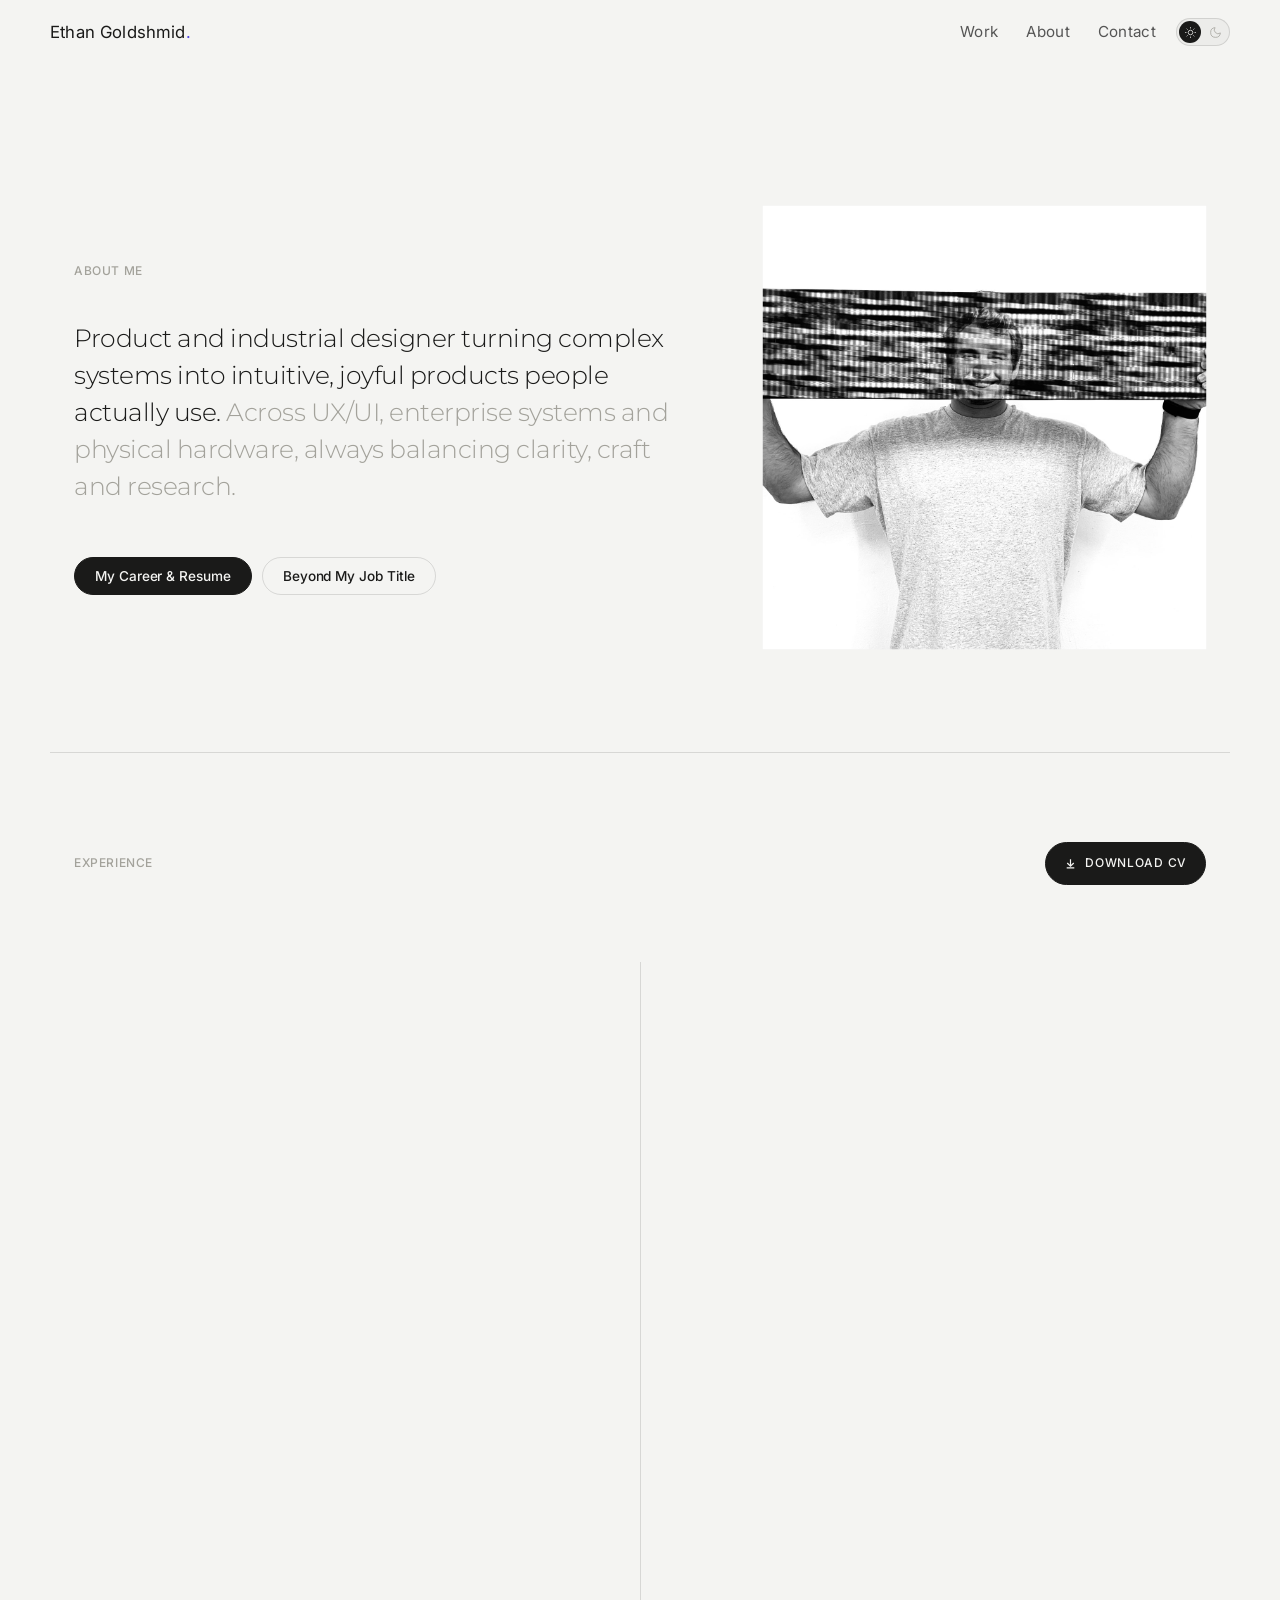
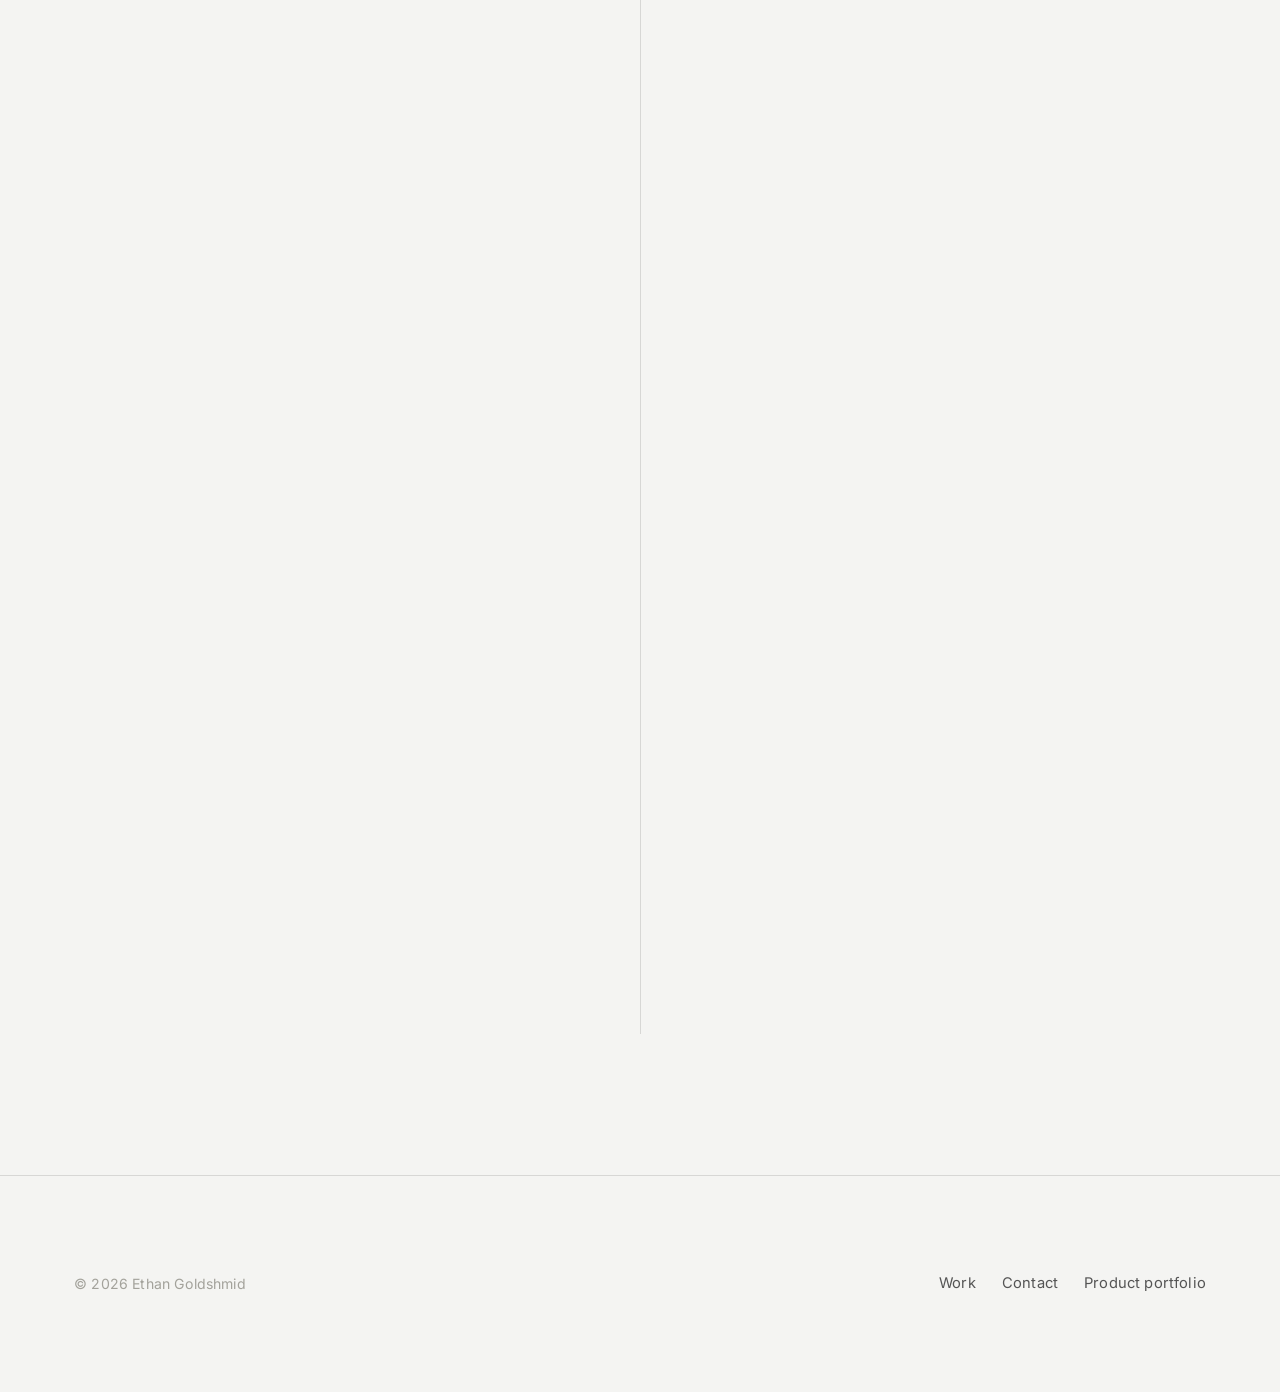
<file: about.html>
<!doctype html>
<html lang="en">
<head>
<meta charset="utf-8">
<meta name="viewport" content="width=device-width, initial-scale=1, viewport-fit=cover">
<style>:root{padding-top:env(safe-area-inset-top,0);padding-bottom:env(safe-area-inset-bottom,0)}html,body{margin:0}img{max-width:100%}[hidden]{display:none!important}</style>
<script>var t=null,q=/[?&]t=(dark|light)/.exec(location.search);if(q)t=q[1];if(!t)try{t=localStorage.getItem('eg-theme')}catch(e){}if(!t)try{t=sessionStorage.getItem('eg-theme')}catch(e){}if(!t){var m=/egt=(dark|light)/.exec(window.name||'');t=m&&m[1]}document.documentElement.setAttribute('data-theme',t==='dark'?'dark':'light');if('scrollRestoration'in history)history.scrollRestoration='manual';</script>
<title>About · Ethan Goldshmid</title>
<link rel="preconnect" href="https://fonts.googleapis.com">
<link rel="preconnect" href="https://fonts.gstatic.com" crossorigin>
<link rel="stylesheet" href="https://fonts.googleapis.com/css2?family=Inter:wght@300;400;500&family=Montserrat:wght@300;400;500;600&family=Geist+Mono:wght@400&display=swap">
<link rel="stylesheet" href="base.css">
<style>:root{ --accent:#4F46E5; }</style>
</head>
<body class="page-fade">

<header class="site-header" id="header">
  <nav class="nav" aria-label="Primary">
    <a class="nav__brand" href="index.html">Ethan Goldshmid<i>.</i></a>
    <div class="nav__links">
      <a href="index.html">Work</a>
      <a href="about.html" aria-current="page">About</a>
      <a href="contact.html">Contact</a>
    </div>
    <button class="theme-toggle" data-theme-toggle aria-label="Toggle light or dark mode">
      <svg class="moon" viewBox="0 0 24 24" fill="none" stroke="currentColor" stroke-width="1.4" aria-hidden="true"><path d="M21 12.8A9 9 0 1 1 11.2 3a7 7 0 0 0 9.8 9.8Z"/></svg>
      <svg class="sun" viewBox="0 0 24 24" fill="none" stroke="currentColor" stroke-width="1.4" aria-hidden="true"><circle cx="12" cy="12" r="4.2"/><path d="M12 2v2.5M12 19.5V22M2 12h2.5M19.5 12H22M4.9 4.9l1.8 1.8M17.3 17.3l1.8 1.8M19.1 4.9l-1.8 1.8M6.7 17.3l-1.8 1.8"/></svg>
    </button>
  </nav>
</header>

<section class="section ab" style="border-top:0">
  <div class="wrap">
    <div class="ab__top">
      <div class="ab__copy">
        <p class="kick">About me</p>
        <p class="ab__lead"><span>Product and industrial designer turning complex systems into intuitive, joyful products people actually use.</span> Across UX/UI, enterprise systems and physical hardware, always balancing clarity, craft and research.</p>
        <div class="seg" role="tablist" aria-label="About view">
          <button class="btn btn--solid" role="tab" aria-selected="true" data-ab="career">My Career &amp; Resume</button>
          <button class="btn" role="tab" aria-selected="false" data-ab="beyond">Beyond My Job Title</button>
        </div>
      </div>
      <div class="ab__photo">
        <img src="portrait.jpg" alt="Portrait of Ethan Goldshmid" onerror="this.remove()">
      </div>
    </div>
  </div>
  <div class="ab__rule"></div>
  <div class="wrap">
    <div class="ab__head"><p class="kick">Experience</p>
      <a class="btn btn--solid ab__cv" href="Ethan-Goldshmid-CV.pdf" download="Ethan-Goldshmid-CV.pdf" target="_blank" rel="noopener"><svg width="13" height="13" viewBox="0 0 24 24" fill="none" stroke="currentColor" stroke-width="2.2" aria-hidden="true"><path d="M12 4v12M6 11l6 6 6-6M5 20h14"/></svg>Download CV</a>
    </div>
    <div class="ab__panel" data-panel="career">
      <ol class="tl">
        <li class="tl__item tl--r" data-rv>
          <span class="tl__node" aria-hidden="true"></span>
          <div class="tl__side">
            <p class="tl__date">2025 to 2026</p>
            <div class="flipc" tabindex="0" role="group" aria-label="Lifeworks Design, flips to show key skills">
              <div class="flipc__tilt"><div class="flipc__in">
                <div class="flipc__f">
                  <h3>Lifeworks Design</h3><p class="flipc__role">Product Designer and UX/UI</p>
                  <ul><li>Worked across industries, from tech gadgets to lifestyle gear, for international brand portfolios.</li><li>Led physical development: prototypes, 3D model iterations and technical detailing.</li><li>Brought user-centred thinking into hardware and screen alike.</li></ul>
                </div>
                <div class="flipc__b" aria-hidden="true">
                  <p class="flipc__k">Key skills</p>
                  <div class="flipc__pills"><span>UX/UI</span><span>Product Design</span><span>3D Modelling</span><span>Prototyping</span><span>SolidWorks</span><span>KeyShot</span></div>
                </div>
              </div></div>
            </div>
          </div>
        </li>
        <li class="tl__item tl--l" data-rv>
          <span class="tl__node" aria-hidden="true"></span>
          <div class="tl__side">
            <p class="tl__date">2025 to 2026</p>
            <div class="flipc" tabindex="0" role="group" aria-label="Shim Edri Design, flips to show key skills">
              <div class="flipc__tilt"><div class="flipc__in">
                <div class="flipc__f">
                  <h3>Shim Edri Design</h3><p class="flipc__role">Product Designer, Intern</p>
                  <ul><li>Furniture and textile design in a working studio.</li><li>Hands-on exploration of materials and colour.</li></ul>
                </div>
                <div class="flipc__b" aria-hidden="true">
                  <p class="flipc__k">Key skills</p>
                  <div class="flipc__pills"><span>Furniture</span><span>Textile</span><span>Materials</span><span>Colour</span></div>
                </div>
              </div></div>
            </div>
          </div>
        </li>
        <li class="tl__item tl--r" data-rv>
          <span class="tl__node" aria-hidden="true"></span>
          <div class="tl__side">
            <p class="tl__date">2020 to 2023</p>
            <div class="flipc" tabindex="0" role="group" aria-label="Memory Block, flips to show key skills">
              <div class="flipc__tilt"><div class="flipc__in">
                <div class="flipc__f">
                  <h3>Memory Block</h3><p class="flipc__role">Operations Manager and Designer</p>
                  <ul><li>Oversaw design, production and retail of custom UV-printed photo products.</li><li>Managed nine retail locations and a team of 40+.</li><li>Kept one cohesive brand identity across every store.</li></ul>
                </div>
                <div class="flipc__b" aria-hidden="true">
                  <p class="flipc__k">Key skills</p>
                  <div class="flipc__pills"><span>Operations</span><span>Team Leadership</span><span>Brand Identity</span><span>Production</span></div>
                </div>
              </div></div>
            </div>
          </div>
        </li>
        <li class="tl__item tl--l" data-rv>
          <span class="tl__node" aria-hidden="true"></span>
          <div class="tl__side">
            <p class="tl__date">Service</p>
            <div class="flipc" tabindex="0" role="group" aria-label="Technological Unit, flips to show key skills">
              <div class="flipc__tilt"><div class="flipc__in">
                <div class="flipc__f">
                  <h3>Technological Unit</h3><p class="flipc__role">Israel Defense Forces</p>
                  <ul><li>Balanced precision, clarity and real-world constraints.</li><li>Merged creativity with practical problem solving.</li></ul>
                </div>
                <div class="flipc__b" aria-hidden="true">
                  <p class="flipc__k">Key skills</p>
                  <div class="flipc__pills"><span>Systems Thinking</span><span>Precision</span><span>Problem Solving</span></div>
                </div>
              </div></div>
            </div>
          </div>
        </li>
        <li class="tl__item tl--r" data-rv>
          <span class="tl__node" aria-hidden="true"></span>
          <div class="tl__side">
            <p class="tl__date">2022 to 2027</p>
            <div class="flipc" tabindex="0" role="group" aria-label="Bezalel Academy, flips to show key skills">
              <div class="flipc__tilt"><div class="flipc__in">
                <div class="flipc__f">
                  <h3>Bezalel Academy</h3><p class="flipc__role">Master of Design, Excellence Programme</p>
                  <ul><li>Bachelor of Design, now in the Master's Excellence programme.</li><li>Concept development, sketching and rapid prototyping.</li></ul>
                </div>
                <div class="flipc__b" aria-hidden="true">
                  <p class="flipc__k">Key skills</p>
                  <div class="flipc__pills"><span>Concept Development</span><span>Sketching</span><span>Research</span><span>Figma</span></div>
                </div>
              </div></div>
            </div>
          </div>
        </li>
      </ol>
    </div>
    <div class="ab__panel bey" data-panel="beyond" hidden><div class="bey__c" data-rv><h3>The kitchen</h3><p>Sous chef in a high-end kitchen. Timing, presentation and the guest's satisfaction in every detail.</p></div><div class="bey__c" data-rv><h3>The classroom</h3><p>Leading informal education programmes taught me to design for a wide range of people and needs.</p></div><div class="bey__c" data-rv><h3>The unit</h3><p>Technological service in the IDF: precision, clarity and working inside real constraints.</p></div><div class="bey__c" data-rv><h3>The mindset</h3><p>Design is how people meet objects, tools and experiences. I make that meeting intuitive and enjoyable.</p></div></div>
  </div>
</section>

<footer class="site-footer">
  <div class="wrap footer-grid">
    <small>© 2026 Ethan Goldshmid</small>
    <div class="footer-links">
      <a href="index.html">Work</a>
      <a href="contact.html">Contact</a>
      <a href="https://ethangoldshmid.cargo.site" target="_blank" rel="noopener">Product portfolio</a>
    </div>
  </div>
</footer>

<script src="app.js"></script>
</body>
</html>
</file>
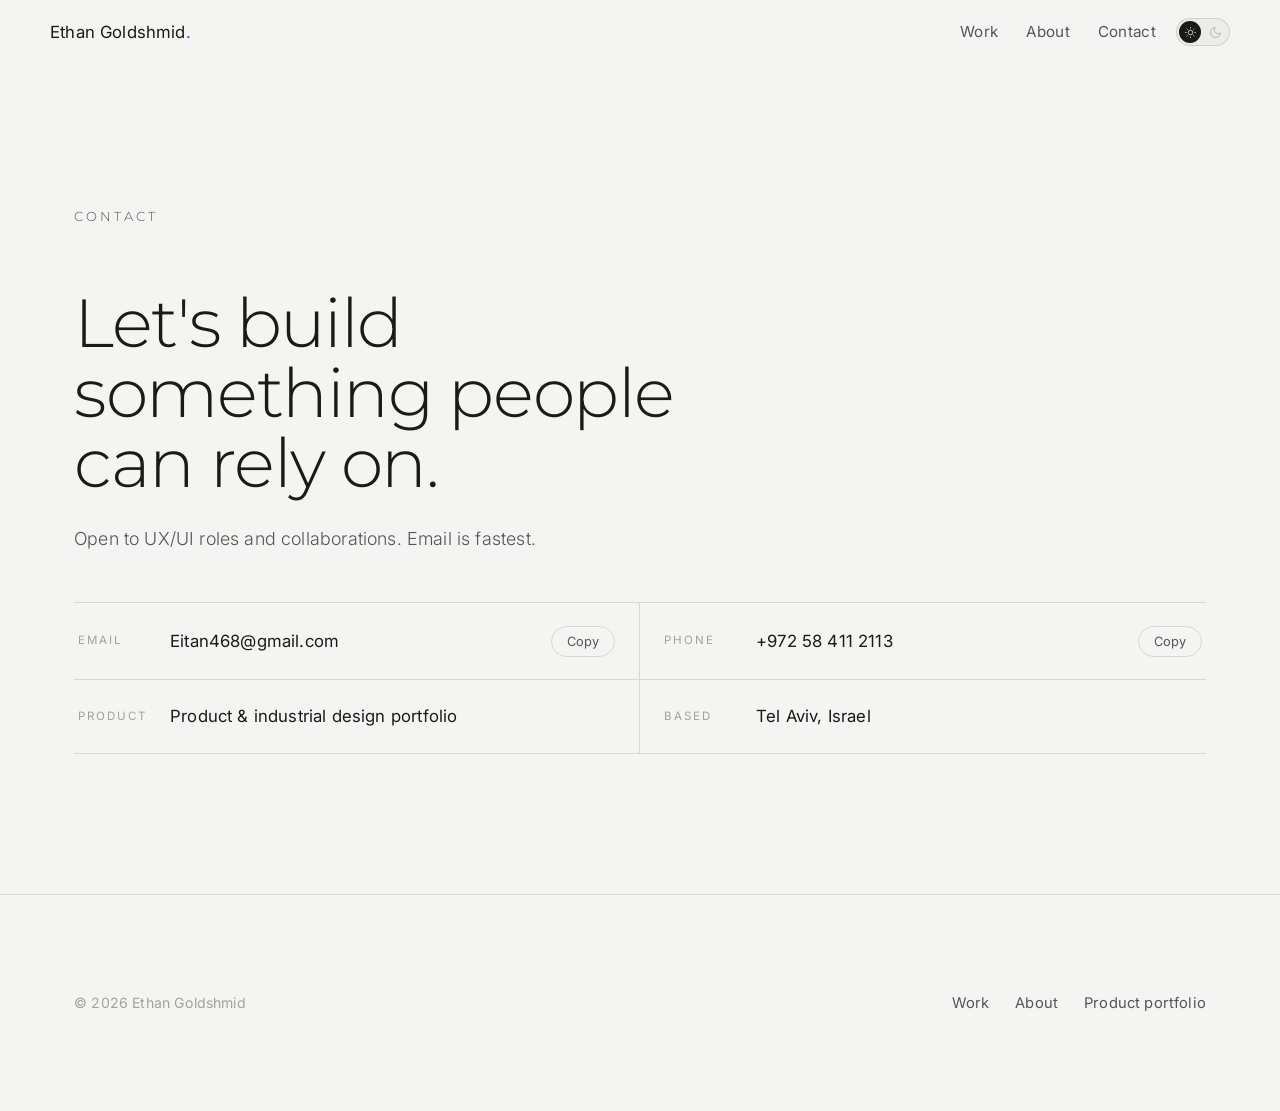
<file: contact.html>
<!doctype html>
<html lang="en">
<head>
<meta charset="utf-8">
<meta name="viewport" content="width=device-width, initial-scale=1, viewport-fit=cover">
<style>:root{padding-top:env(safe-area-inset-top,0);padding-bottom:env(safe-area-inset-bottom,0)}html,body{margin:0}img{max-width:100%}[hidden]{display:none!important}</style>
<script>var t=null,q=/[?&]t=(dark|light)/.exec(location.search);if(q)t=q[1];if(!t)try{t=localStorage.getItem('eg-theme')}catch(e){}if(!t)try{t=sessionStorage.getItem('eg-theme')}catch(e){}if(!t){var m=/egt=(dark|light)/.exec(window.name||'');t=m&&m[1]}document.documentElement.setAttribute('data-theme',t==='dark'?'dark':'light');if('scrollRestoration'in history)history.scrollRestoration='manual';</script>
<title>Contact · Ethan Goldshmid</title>
<link rel="preconnect" href="https://fonts.googleapis.com">
<link rel="preconnect" href="https://fonts.gstatic.com" crossorigin>
<link rel="stylesheet" href="https://fonts.googleapis.com/css2?family=Inter:wght@300;400;500&family=Montserrat:wght@300;400;500;600&family=Geist+Mono:wght@400&display=swap">
<link rel="stylesheet" href="base.css">
<style>:root{ --accent:#4F46E5; }</style>
</head>
<body class="page-fade">

<header class="site-header" id="header">
  <nav class="nav" aria-label="Primary">
    <a class="nav__brand" href="index.html">Ethan Goldshmid<i>.</i></a>
    <div class="nav__links">
      <a href="index.html">Work</a>
      <a href="about.html">About</a>
      <a href="contact.html" aria-current="page">Contact</a>
    </div>
    <button class="theme-toggle" data-theme-toggle aria-label="Toggle light or dark mode">
      <svg class="moon" viewBox="0 0 24 24" fill="none" stroke="currentColor" stroke-width="1.4" aria-hidden="true"><path d="M21 12.8A9 9 0 1 1 11.2 3a7 7 0 0 0 9.8 9.8Z"/></svg>
      <svg class="sun" viewBox="0 0 24 24" fill="none" stroke="currentColor" stroke-width="1.4" aria-hidden="true"><circle cx="12" cy="12" r="4.2"/><path d="M12 2v2.5M12 19.5V22M2 12h2.5M19.5 12H22M4.9 4.9l1.8 1.8M17.3 17.3l1.8 1.8M19.1 4.9l-1.8 1.8M6.7 17.3l-1.8 1.8"/></svg>
    </button>
  </nav>
</header>

<section class="section" style="border-top:0">
  <div class="wrap">
    <p class="section__label"><span class="t">Contact</span></p>
    <h2 class="contact-head">Let's build something people can rely on.</h2>
    <p class="contact-sub">Open to UX/UI roles and collaborations. Email is fastest.</p>
    <div class="contact-rows">
      <div class="crow"><span class="crow__k">Email</span><a class="crow__v" href="mailto:Eitan468@gmail.com">Eitan468@gmail.com</a><span class="crow__act"><button class="copy-btn" data-copy="Eitan468@gmail.com">Copy</button></span></div>
      <div class="crow"><span class="crow__k">Phone</span><a class="crow__v" href="tel:+972584112113">+972 58 411 2113</a><span class="crow__act"><button class="copy-btn" data-copy="+972584112113">Copy</button></span></div>
      <div class="crow"><span class="crow__k">Product</span><a class="crow__v" href="https://ethangoldshmid.cargo.site" target="_blank" rel="noopener">Product &amp; industrial design portfolio</a></div>
      <div class="crow"><span class="crow__k">Based</span><span class="crow__v">Tel Aviv, Israel</span></div>
    </div>
  </div>
</section>

<footer class="site-footer">
  <div class="wrap footer-grid">
    <small>© 2026 Ethan Goldshmid</small>
    <div class="footer-links">
      <a href="index.html">Work</a>
      <a href="about.html">About</a>
      <a href="https://ethangoldshmid.cargo.site" target="_blank" rel="noopener">Product portfolio</a>
    </div>
  </div>
</footer>

<script src="app.js"></script>
</body>
</html>
</file>
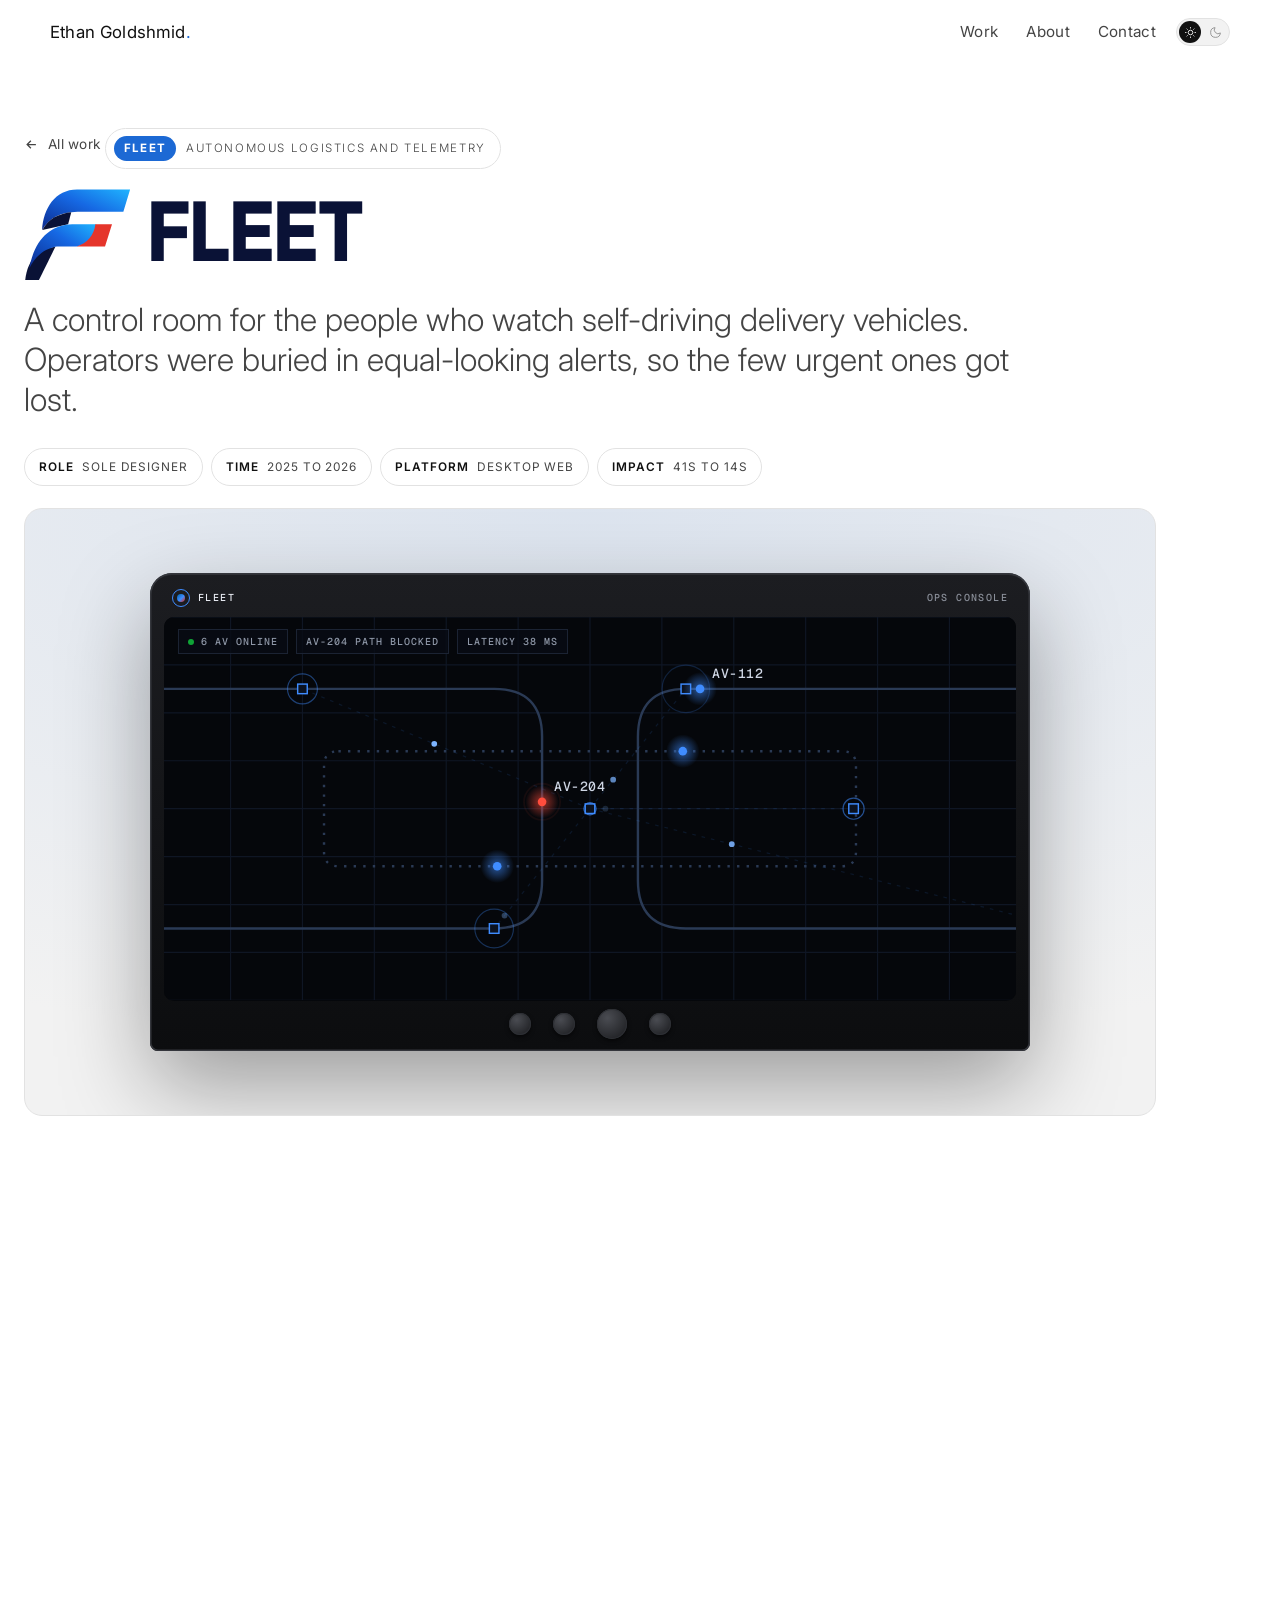
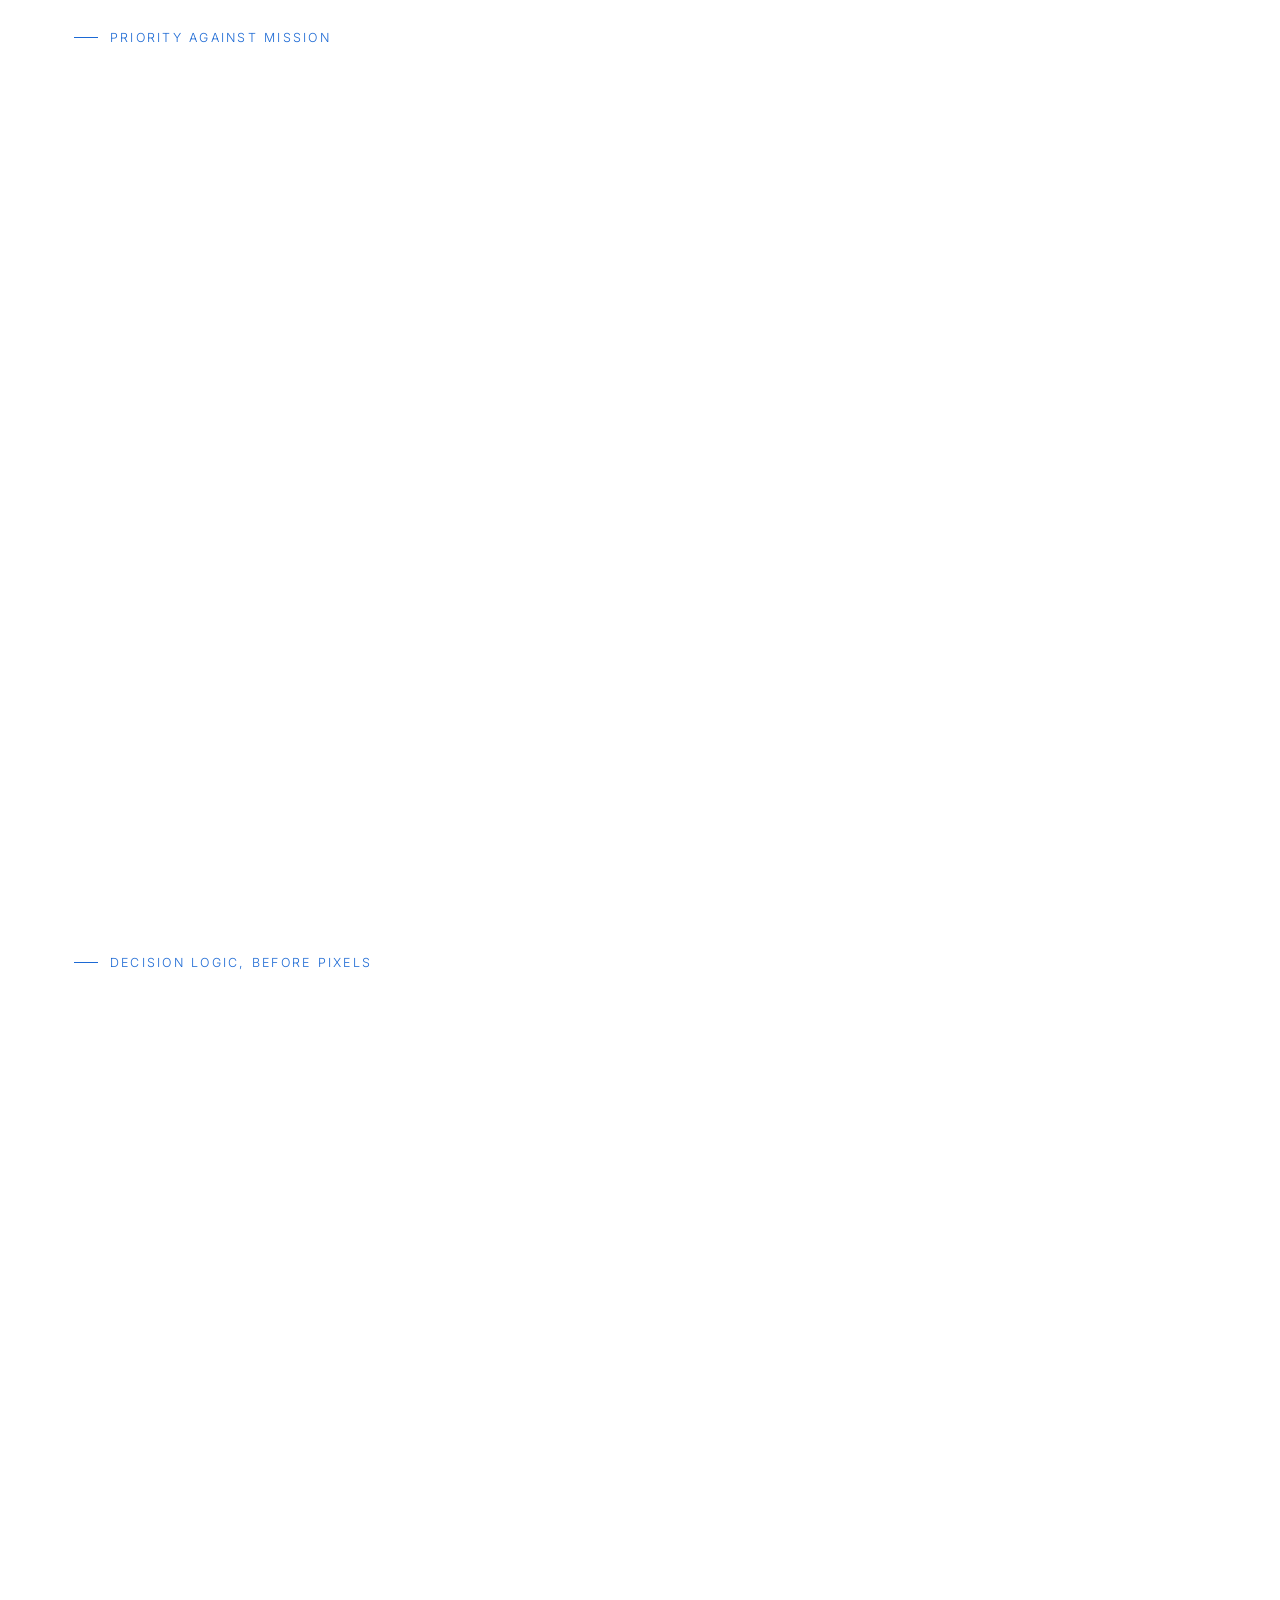
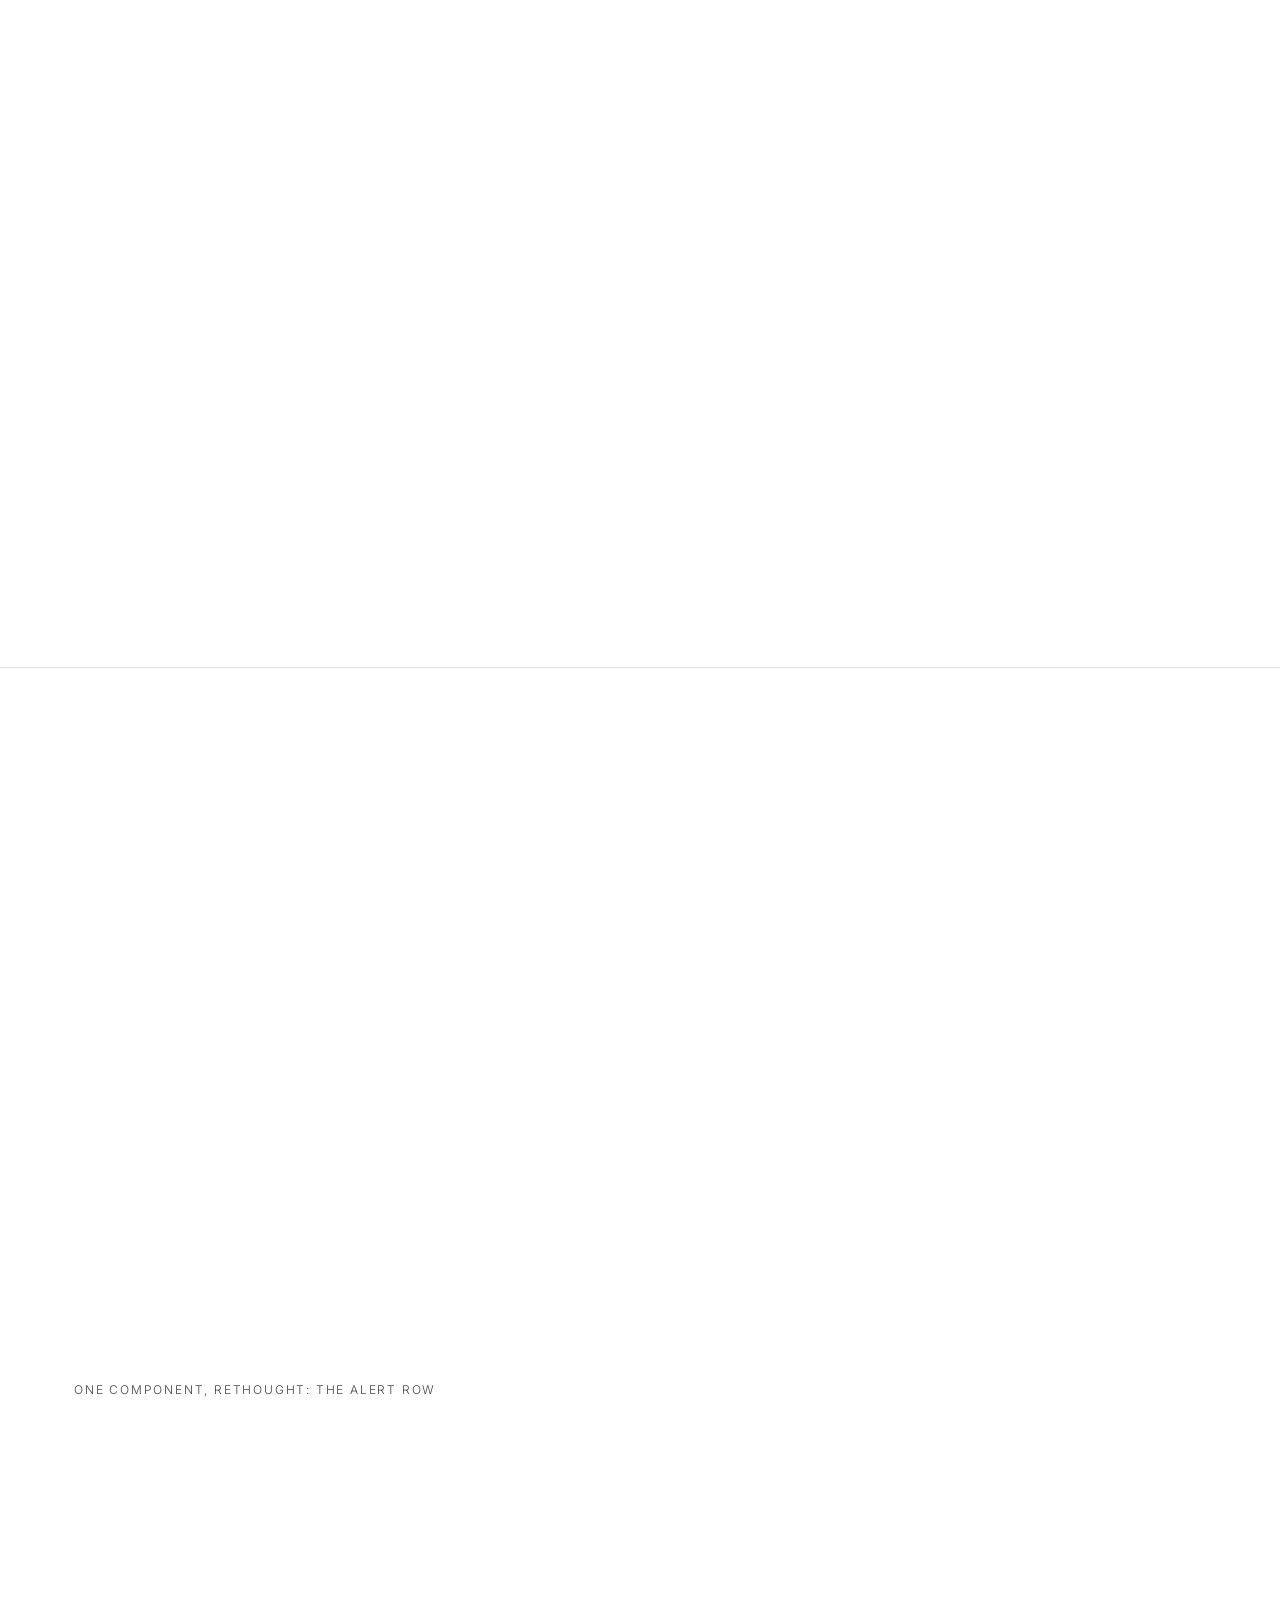
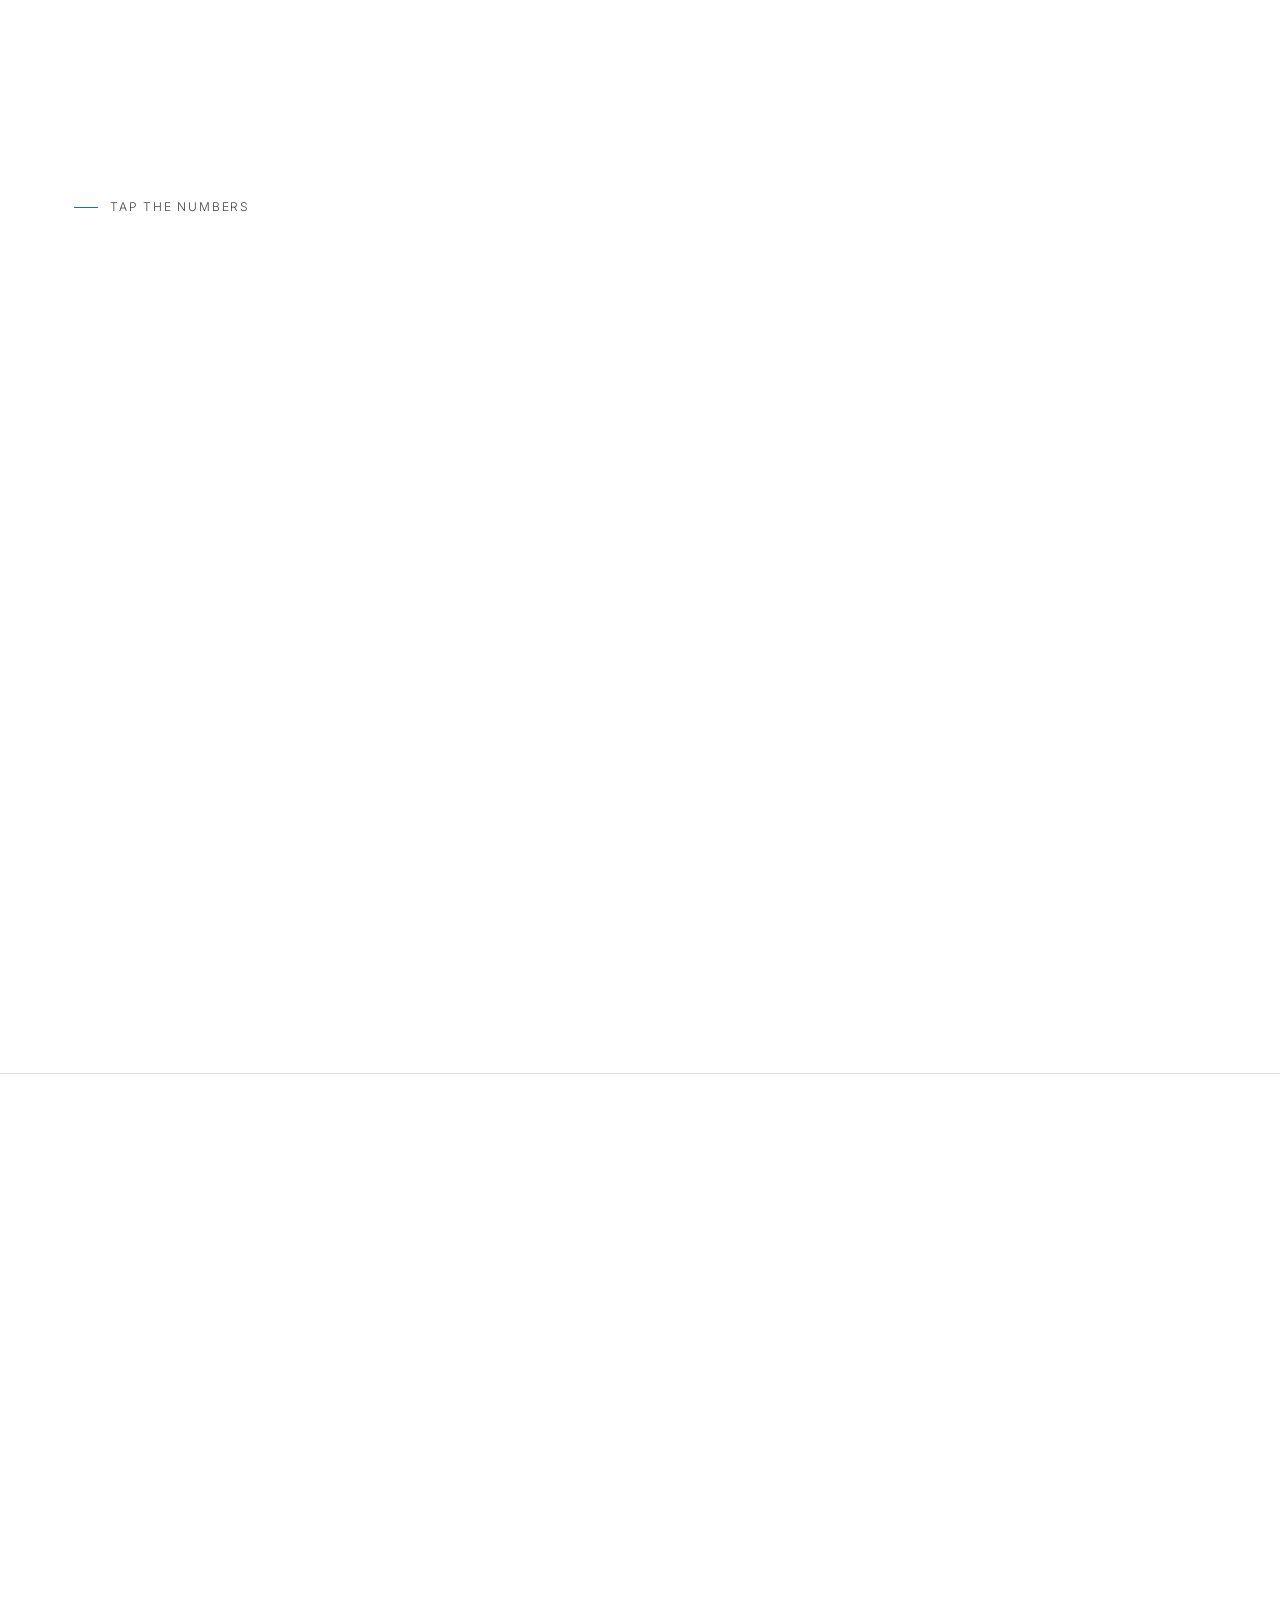
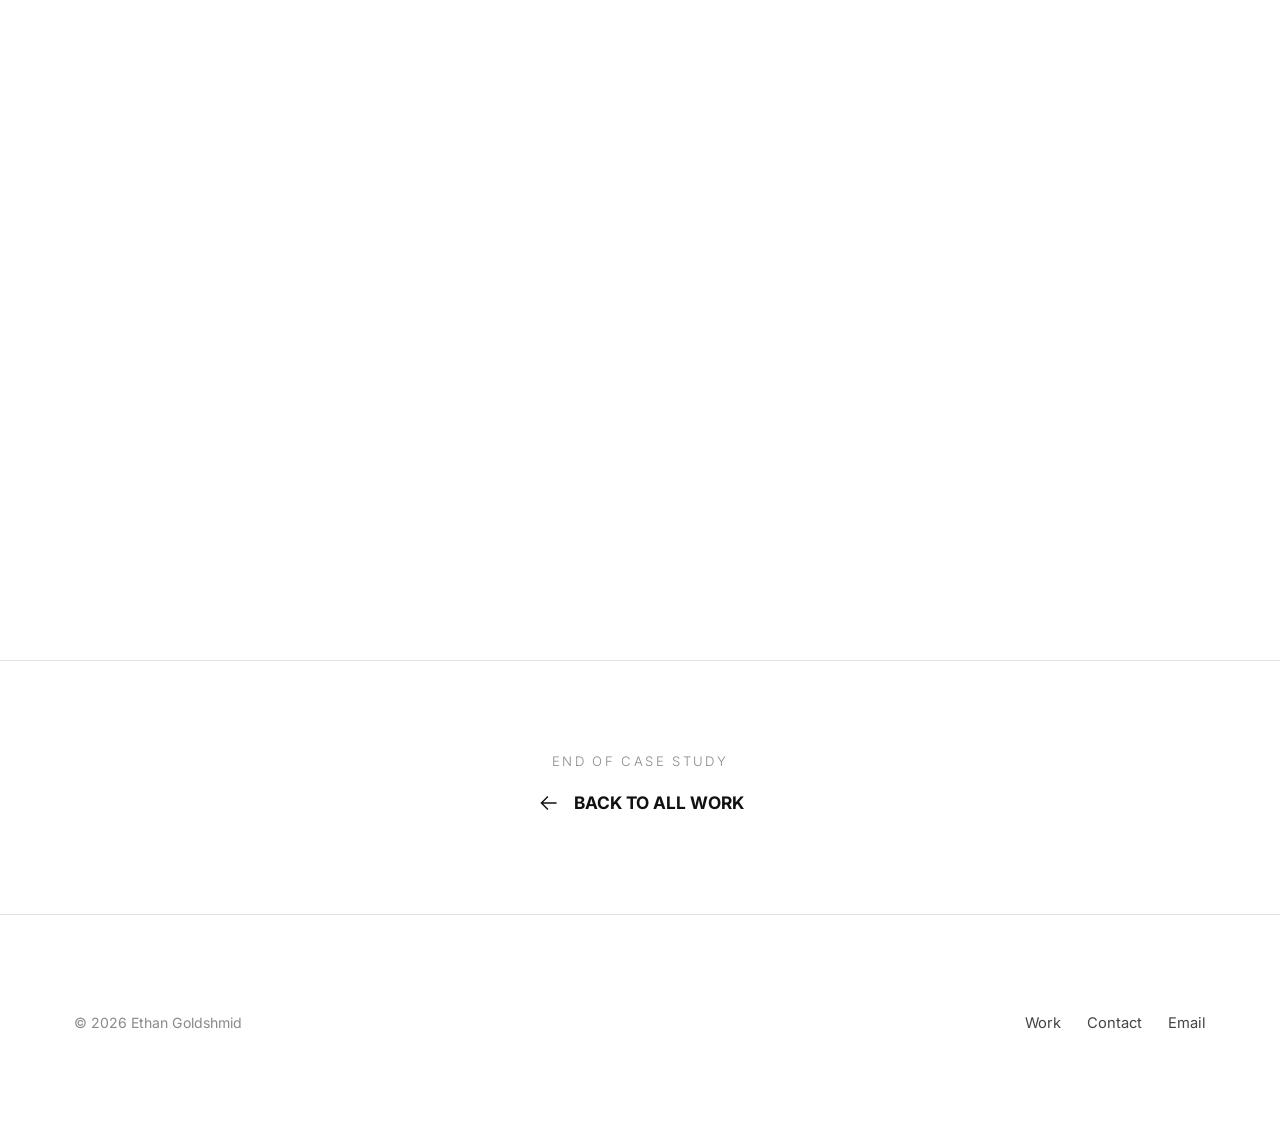
<file: fleetflow.html>
<!doctype html>
<html lang="en">
<head>
<meta charset="utf-8">
<meta name="viewport" content="width=device-width, initial-scale=1, viewport-fit=cover">
<script>var t=null,q=/[?&]t=(dark|light)/.exec(location.search);if(q)t=q[1];if(!t)try{t=localStorage.getItem('eg-theme')}catch(e){}if(!t)try{t=sessionStorage.getItem('eg-theme')}catch(e){}if(!t){var m=/egt=(dark|light)/.exec(window.name||'');t=m&&m[1]}document.documentElement.setAttribute('data-theme',t==='dark'?'dark':'light');if('scrollRestoration'in history)history.scrollRestoration='manual';</script>
<title>Fleet , Ethan Goldshmid</title>
<style>
  :root{padding-top:env(safe-area-inset-top,0);padding-bottom:env(safe-area-inset-bottom,0)}
  html,body{margin:0}img{max-width:100%}[hidden]{display:none!important}
</style>
<link rel="preconnect" href="https://fonts.googleapis.com">
<link rel="preconnect" href="https://fonts.gstatic.com" crossorigin>
<link rel="stylesheet" href="https://fonts.googleapis.com/css2?family=Inter:wght@300;400;600;700&family=Geist+Mono:wght@400&display=swap">
<link rel="stylesheet" href="base.css">
<link rel="stylesheet" href="bmw.css">
<style>
  /* ---- Fleet mock components ---- */
  .mock{font-family:var(--mono);font-size:11px;color:var(--ink-2)}
  .cmd{display:grid;grid-template-columns:200px 1fr 190px;gap:0;min-height:300px}
  .cmd__q{border-right:1px solid var(--line-2);padding:12px;display:flex;flex-direction:column;gap:8px;min-width:0}
  .cmd__q h5,.cmd__t h5{font-size:9px;letter-spacing:.1em;text-transform:uppercase;color:var(--muted);margin:0 0 2px}
  .qrow{border:1px solid var(--line-2);border-radius:7px;padding:8px;display:flex;flex-direction:column;gap:4px;background:var(--paper)}
  .qrow.crit{border-left:3px solid var(--crit);background:var(--crit-bg)}
  .qrow.warn{border-left:3px solid var(--warn)}
  .qrow.ok{border-left:3px solid var(--good)}
  .qrow b{font-family:var(--sans);font-size:12px;color:var(--ink);font-weight:600;letter-spacing:-.01em}
  .qrow .m{display:flex;justify-content:space-between;font-size:9.5px;color:var(--muted)}
  .cmd__map{position:relative;background:
     linear-gradient(var(--line-2) 1px,transparent 1px) 0 0/34px 34px,
     linear-gradient(90deg,var(--line-2) 1px,transparent 1px) 0 0/34px 34px,
     var(--paper-2);overflow:hidden}
  .veh{position:absolute;width:9px;height:9px;border-radius:50%;transform:translate(-50%,-50%)}
  .veh.c{background:var(--crit);box-shadow:0 0 0 4px var(--crit-bg)}
  .veh.w{background:var(--warn)}
  .veh.g{background:var(--good)}
  .veh.sel{width:13px;height:13px;outline:2px solid var(--accent);outline-offset:2px}
  .cmd__map .tag{position:absolute;font-size:9px;background:var(--card);border:1px solid var(--line);border-radius:5px;padding:2px 6px;color:var(--ink);transform:translate(-50%,-150%)}
  .cmd__t{padding:12px;display:flex;flex-direction:column;gap:9px;min-width:0}
  .feed{aspect-ratio:16/10;border:1px solid var(--line-2);border-radius:7px;background:linear-gradient(135deg,var(--paper-2),var(--neutral-bg));position:relative;overflow:hidden}
  .feed::after{content:"CAM 01 LIVE";position:absolute;left:7px;top:6px;font-size:8px;color:var(--good)}
  .feed::before{content:"";position:absolute;inset:0;background:repeating-linear-gradient(0deg,transparent 0 6px,rgba(127,127,127,.05) 6px 7px)}
  .tele{display:grid;grid-template-columns:1fr 1fr;gap:6px}
  .tele div{border:1px solid var(--line-2);border-radius:6px;padding:6px 8px}
  .tele span{display:block;font-size:8.5px;color:var(--muted)}
  .tele b{font-size:14px;color:var(--ink);font-family:var(--mono)}
  @media(max-width:720px){.cmd{grid-template-columns:1fr}.cmd__q,.cmd__map{border-right:0;border-bottom:1px solid var(--line-2)}.cmd__map{min-height:150px}}

  /* flow */
  .flowc{display:flex;flex-direction:column;gap:14px;min-width:620px;padding:18px}
  .flane{display:flex;align-items:center;gap:10px;flex-wrap:nowrap}
  .fnode{border:1px solid var(--line);border-radius:9px;padding:9px 13px;background:var(--card);font-size:12px;color:var(--ink);white-space:nowrap;display:flex;flex-direction:column;gap:2px}
  .fnode small{font-family:var(--mono);font-size:9px;color:var(--muted);text-transform:uppercase;letter-spacing:.06em}
  .fnode.start{background:var(--ink);color:var(--paper);border-color:var(--ink)}
  .fnode.end{border-color:var(--good);background:var(--good-bg)}
  .fgate{border:1px dashed var(--accent);color:var(--accent-ink);border-radius:9px;padding:9px 13px;font-family:var(--mono);font-size:11px;white-space:nowrap;background:var(--card)}
  .farr{color:var(--muted);flex:0 0 auto}
  .fbranch{display:flex;flex-direction:column;gap:8px}
  .fchip{font-family:var(--mono);font-size:9.5px;color:var(--muted);border:1px solid var(--line-2);border-radius:100px;padding:2px 9px;white-space:nowrap;align-self:flex-start}
  .flane.fail .fnode{border-style:dashed}
  .flane.fail{opacity:.95}
  .fstate{display:inline-flex;align-items:center;gap:5px}
  .fstate i{width:7px;height:7px;border-radius:2px;display:block}

  /* blueprint svg text */
  .bp text{font-family:var(--mono);fill:var(--muted)}
  .bp .lbl{fill:var(--ink)}
  .bp rect.mod{fill:var(--paper-2);stroke:var(--line);stroke-width:1}
  .bp rect.hot{fill:var(--accent);opacity:.08;stroke:var(--accent);stroke-dasharray:4 3}
  .bp line.lead{stroke:var(--accent);stroke-width:1}
  .bp circle.pin{fill:var(--accent)}
  .bp .pint{fill:#fff;font-size:11px;font-weight:600}

  /* media slot */
  .media-slot{border:1px solid var(--line);border-radius:var(--radius);overflow:hidden;background:var(--card)}
  .media-slot__frame{aspect-ratio:16/9;position:relative;display:grid;place-items:center;background:repeating-linear-gradient(135deg,var(--paper-2) 0 14px,transparent 14px 28px),var(--card)}
  .media-slot__play{width:60px;height:60px;border-radius:50%;background:var(--accent);display:grid;place-items:center;color:#fff}
  .media-slot__play svg{width:22px;height:22px}
  .media-slot__cap{display:flex;justify-content:space-between;align-items:center;gap:12px;padding:14px 16px;border-top:1px solid var(--line);font-size:.82rem;color:var(--ink-2);flex-wrap:wrap}
  .media-slot__cap .tag{font-family:var(--mono);font-size:.68rem;color:var(--muted);border:1px dashed var(--line);border-radius:100px;padding:4px 10px}

  /* severity distribution infographic */
  .sev{display:flex;flex-direction:column;gap:15px;max-width:640px}
  .sev__row{display:grid;grid-template-columns:150px 1fr 48px;gap:14px;align-items:center}
  .sev__k{font-size:.84rem;color:var(--ink);display:flex;align-items:center;gap:8px}
  .sev__k i{width:9px;height:9px;border-radius:2px;display:block;flex:0 0 auto}
  .sev__track{height:14px;border-radius:7px;background:var(--neutral-bg);overflow:hidden;min-width:0}
  .sev__fill{height:100%;border-radius:7px;transition:width .9s cubic-bezier(.2,.7,.2,1)}
  .sev__n{font-family:var(--mono);font-size:.84rem;color:var(--ink-2);text-align:right;font-variant-numeric:tabular-nums}
  .sev__note{font-size:.82rem;color:var(--muted);margin-top:6px;max-width:62ch;line-height:1.5}
  @media(max-width:560px){.sev__row{grid-template-columns:1fr 44px;grid-template-areas:"k n" "t t";row-gap:7px}.sev__k{grid-area:k}.sev__n{grid-area:n}.sev__track{grid-area:t}}

  /* ---- autoplay copilot demo (loops) ---- */
  .ffdemo{border:1px solid var(--line);border-radius:var(--radius);overflow:hidden;background:#09090B;color:#ededed;position:relative}
  .ffdemo__bar{display:flex;align-items:center;gap:8px;padding:11px 15px;border-bottom:1px solid #1b1b1f;font-family:var(--mono);font-size:11px;color:#8f8f8f}
  .ffdemo__bar .live{margin-left:auto;display:inline-flex;align-items:center;gap:6px;color:#3f8cff}
  .ffdemo__bar .live i{width:7px;height:7px;border-radius:50%;background:#3f8cff;animation:ffpulse 1.8s infinite}
  @keyframes ffpulse{0%,100%{opacity:1}50%{opacity:.3}}
  .ffdemo__grid{display:grid;grid-template-columns:1.25fr 1fr}
  .ffdemo__q{padding:16px;border-right:1px solid #16161a;position:relative;overflow:hidden;min-width:0}
  .ffdemo__scan{position:absolute;left:0;right:0;height:60px;top:-60px;background:linear-gradient(180deg,transparent,rgba(50,145,255,.09),transparent);animation:ffscan 5s linear infinite}
  @keyframes ffscan{0%{top:-60px}100%{top:100%}}
  .ffq{border:1px solid #1e1e22;border-radius:9px;padding:10px 12px;margin-bottom:8px;display:flex;justify-content:space-between;align-items:center;font-family:var(--mono);font-size:10px;color:#8f8f8f;background:rgba(255,255,255,.015)}
  .ffq b{font-family:var(--sans);font-size:12px;color:#fff;font-weight:600}
  .ffq.crit{border-left:3px solid #e22718}
  .ffq.claim{border-color:#3f8cff;box-shadow:0 0 0 1px #3f8cff inset;animation:ffclaim 7s ease-in-out infinite}
  @keyframes ffclaim{0%,8%{box-shadow:0 0 0 1px transparent inset;border-color:#1e1e22}14%,46%{box-shadow:0 0 0 1px #3f8cff inset;border-color:#3f8cff}54%,100%{box-shadow:0 0 0 1px transparent inset;border-color:#1e1e22}}
  .ffq__chip{font-size:9px;color:#3f8cff;opacity:0;animation:ffchip 7s ease-in-out infinite}
  @keyframes ffchip{0%,10%{opacity:0}16%,46%{opacity:1}52%,100%{opacity:0}}
  .ffdemo__spark{height:34px;margin-top:4px}
  .ffdemo__spark svg{width:100%;height:34px;display:block}
  .ffdemo__spark path.l{fill:none;stroke:#3f8cff;stroke-width:2;stroke-dasharray:420;stroke-dashoffset:420;animation:ffdash 4s ease-in-out infinite}
  @keyframes ffdash{0%{stroke-dashoffset:420}60%,100%{stroke-dashoffset:0}}
  .ffcopilot{padding:16px;background:radial-gradient(120% 90% at 100% 0,rgba(121,40,202,.16),transparent 60%),radial-gradient(120% 90% at 0 100%,rgba(50,145,255,.14),transparent 55%);display:flex;flex-direction:column;gap:11px;min-width:0}
  .ffcopilot__h{display:flex;align-items:center;gap:8px;font-size:12px;font-weight:600;color:#fff}
  .ffcopilot__h .orb{width:16px;height:16px;border-radius:50%;background:conic-gradient(from 0deg,#3f8cff,#3f8cff,#3f8cff,#3f8cff);animation:ffspin 6s linear infinite}
  @keyframes ffspin{to{transform:rotate(360deg)}}
  .ffsug{position:relative;height:74px}
  .ffsug p{position:absolute;inset:0;font-size:11.5px;line-height:1.45;color:#c9c9cf;border:1px solid #1e1e22;border-radius:9px;padding:10px 12px;background:rgba(255,255,255,.02);opacity:0;animation:ffcyc 10.5s ease-in-out infinite}
  .ffsug p b{color:#fff}
  .ffsug p:nth-child(2){animation-delay:3.5s}
  .ffsug p:nth-child(3){animation-delay:7s}
  @keyframes ffcyc{0%{opacity:0;transform:translateY(6px)}4%,28%{opacity:1;transform:none}33%,100%{opacity:0;transform:translateY(-6px)}}
  .fftype{display:inline-flex;gap:3px;align-items:center}
  .fftype i{width:4px;height:4px;border-radius:50%;background:#3f8cff;animation:fftype 1.4s infinite}
  .fftype i:nth-child(2){animation-delay:.2s}.fftype i:nth-child(3){animation-delay:.4s}
  @keyframes fftype{0%,60%,100%{opacity:.25}30%{opacity:1}}
  @media(prefers-reduced-motion:reduce){.ffdemo__scan,.ffq.claim,.ffq__chip,.ffdemo__spark path.l,.ffcopilot__h .orb,.ffsug p,.fftype i{animation:none}.ffsug p:first-child{opacity:1}.ffq__chip{opacity:1}.ffdemo__spark path.l{stroke-dashoffset:0}}
  @media(max-width:620px){.ffdemo__grid{grid-template-columns:1fr}.ffdemo__q{border-right:0;border-bottom:1px solid #16161a}}

  /* ---- component before/after ---- */
  .cba{display:grid;grid-template-columns:1fr auto 1fr;gap:18px;align-items:center}
  .cba__card{border:1px solid var(--line);border-radius:var(--radius);background:var(--card);padding:18px}
  .cba__tag{font-family:var(--mono);font-size:.68rem;text-transform:uppercase;letter-spacing:.06em;color:var(--muted);margin-bottom:12px}
  .cba__arrow{color:var(--accent);display:grid;place-items:center}
  .cba__arrow svg{width:28px;height:28px}
  .cba__note{margin-top:16px;font-size:.84rem;color:var(--ink-2);line-height:1.55;border-left:2px solid var(--accent);padding-left:14px}
  .cba__note b{color:var(--ink)}
  /* flat legacy row */
  .rowflat{border:1px solid var(--line);border-radius:7px;padding:11px 13px;display:flex;justify-content:space-between;align-items:center;font-size:.8rem;color:var(--ink-2)}
  .rowflat+.rowflat{margin-top:7px}
  /* triaged row */
  .rowtri{border:1px solid var(--line);border-left:3px solid var(--crit);border-radius:7px;padding:11px 13px;background:var(--crit-bg)}
  .rowtri .t{display:flex;justify-content:space-between;align-items:center}
  .rowtri b{font-size:.85rem;color:var(--ink)}
  .rowtri .cd{font-family:var(--mono);font-size:.8rem;color:var(--crit)}
  .rowtri .meta{font-family:var(--mono);font-size:.68rem;color:var(--muted);margin-top:5px;display:flex;gap:10px}
  @media(max-width:720px){.cba{grid-template-columns:1fr}.cba__arrow{transform:rotate(90deg)}}

  /* five hurdles, numbered grid with generated data motifs (no icons) */
  .hurdles{display:grid;grid-template-columns:repeat(5,1fr);border-top:1px solid var(--line)}
  .hdl{padding:26px 18px 26px 0;border-right:1px solid var(--line);display:flex;flex-direction:column;gap:14px}
  .hdl:last-child{border-right:0}
  .hdl:not(:first-child){padding-left:18px}
  .hdl__n{font-family:var(--mono);font-size:.8rem;color:var(--muted);letter-spacing:.1em}
  .hdl__bar{height:30px}
  .hdl__bar svg{height:30px;width:auto;display:block;overflow:visible}
  .hdl h4{font-size:1.02rem;font-weight:400;line-height:1.22;letter-spacing:-.01em}
  .hdl p{font-size:.84rem;color:var(--ink-2);line-height:1.55}
  @media(max-width:980px){.hurdles{grid-template-columns:1fr 1fr}.hdl{border-right:0;border-bottom:1px solid var(--line);padding-left:0!important}.hdl:nth-child(odd){padding-right:18px;border-right:1px solid var(--line)}}
  @media(max-width:560px){.hurdles{grid-template-columns:1fr}.hdl:nth-child(odd){border-right:0}}
</style>
</head>
<body>

<header class="site-header">
  <nav class="nav" aria-label="Primary">
    <a class="nav__brand" href="index.html">Ethan&nbsp;Goldshmid<b>.</b></a>
    <div class="nav__links">
      <a href="index.html" aria-current="page">Work</a>
      <a href="about.html">About</a>
      <a href="contact.html">Contact</a>
    </div>
    
    <button class="theme-toggle" data-theme-toggle aria-label="Toggle colour theme">
      <svg class="moon" viewBox="0 0 24 24" fill="none" stroke="currentColor" stroke-width="1.6" aria-hidden="true"><path d="M21 12.8A9 9 0 1 1 11.2 3a7 7 0 0 0 9.8 9.8Z"/></svg>
      <svg class="sun" viewBox="0 0 24 24" fill="none" stroke="currentColor" stroke-width="1.6" aria-hidden="true"><circle cx="12" cy="12" r="4.2"/><path d="M12 2v2.5M12 19.5V22M2 12h2.5M19.5 12H22M4.9 4.9l1.8 1.8M17.3 17.3l1.8 1.8M19.1 4.9l-1.8 1.8M6.7 17.3l-1.8 1.8"/></svg>
    </button>
  </nav>
</header>

<!-- stage rail -->
<!-- ============ STAGE 01, HERO & META ============ -->
<section id="s1" class="cs-hero">
  <div class="mesh" aria-hidden="true"></div>
  <div class="wrap">
    <a class="cs-back" href="index.html">
      <svg width="15" height="15" viewBox="0 0 24 24" fill="none" stroke="currentColor" stroke-width="2" aria-hidden="true"><path d="M19 12H5M11 6l-6 6 6 6"/></svg>
      All work
    </a>
    <p class="badge" data-rv><b>Fleet</b>Autonomous Logistics and Telemetry</p>
    <h1 class="fleet-logo" aria-label="Fleet"><svg viewBox="0 0 1410 377" role="img" aria-hidden="true">
      <defs>
        <linearGradient id="flg1" x1="0" y1="1" x2="1" y2="0"><stop offset="0" stop-color="#0b2a8f"/><stop offset=".55" stop-color="#1668e3"/><stop offset="1" stop-color="#1fb4ff"/></linearGradient>
        <linearGradient id="flg2" x1="0" y1="1" x2="1" y2="0"><stop offset="0" stop-color="#0b2a8f"/><stop offset=".6" stop-color="#1668e3"/><stop offset="1" stop-color="#1fb4ff"/></linearGradient>
      </defs>
      <path d="M75 170C80 80 130 2 220 2H440L412 94H222C150 96 104 120 75 170Z" fill="url(#flg1)"/>
      <path d="M76 170C98 124 148 100 196 96L183 146Z" fill="#0a1236"/>
      <path d="M5 377C14 300 52 250 130 240L62 377Z" fill="#0a1236"/>
      <path d="M22 330C40 222 100 148 200 146H300C292 198 262 232 218 238H136C76 248 42 288 22 330Z" fill="url(#flg2)"/>
      <path d="M296 146H365L336 238H218C262 226 291 190 296 146Z" fill="#e5352b"/>
      <text x="515" y="298" class="fleet-logo__word" textLength="895" lengthAdjust="spacingAndGlyphs">FLEET</text>
    </svg></h1>
    <p class="cs-hero__dek">A control room for the people who watch self-driving delivery vehicles. Operators were buried in equal-looking alerts, so the few urgent ones got lost.</p>
    <div class="pillbar" data-rv>
      <span><b>Role</b>Sole designer</span><span><b>Time</b>2025 to 2026</span><span><b>Platform</b>Desktop web</span><span><b>Impact</b>41s to 14s</span>
    </div>

    <div class="dev-stage" data-rv style="margin-top:22px">
      <div class="dev-car"><div class="dev-car__dash">
        <div class="dev-car__top"><span class="dev-car__emblem"><i></i>Fleet</span><span>Ops console</span></div>
        <div class="dev-car__screen">
    <div class="fleetmap" role="img" aria-label="Looping map of an autonomous fleet streaming telemetry to operations hubs">
      <div class="fleetmap__hud"><span><i></i>6 AV online</span><span>AV-204 path blocked</span><span>latency 38 ms</span></div>
      <svg viewBox="0 0 960 320" preserveAspectRatio="xMidYMid slice" aria-hidden="true">
        <defs><radialGradient id="fmg-ff4d3d"><stop offset="0" stop-color="#ff4d3d" stop-opacity=".6"/><stop offset="1" stop-color="#ff4d3d" stop-opacity="0"/></radialGradient><radialGradient id="fmg-3f8cff"><stop offset="0" stop-color="#3f8cff" stop-opacity=".6"/><stop offset="1" stop-color="#3f8cff" stop-opacity="0"/></radialGradient><radialGradient id="fmg-f4b400"><stop offset="0" stop-color="#f4b400" stop-opacity=".6"/><stop offset="1" stop-color="#f4b400" stop-opacity="0"/></radialGradient><path id="L1" d="M80 60 H400 Q440 60 440 100 V220 Q440 260 400 260 H80 Q40 260 40 220 V100 Q40 60 80 60 Z"/><path id="L2" d="M560 60 H880 Q920 60 920 100 V220 Q920 260 880 260 H560 Q520 260 520 220 V100 Q520 60 560 60 Z"/><path id="L3" d="M270 112 H690 Q702 112 702 124 V196 Q702 208 690 208 H270 Q258 208 258 196 V124 Q258 112 270 112 Z"/></defs>
        <g class="fm-grid"><path d="M0 0V320" /><path d="M60 0V320" /><path d="M120 0V320" /><path d="M180 0V320" /><path d="M240 0V320" /><path d="M300 0V320" /><path d="M360 0V320" /><path d="M420 0V320" /><path d="M480 0V320" /><path d="M540 0V320" /><path d="M600 0V320" /><path d="M660 0V320" /><path d="M720 0V320" /><path d="M780 0V320" /><path d="M840 0V320" /><path d="M900 0V320" /><path d="M960 0V320" /><path d="M0 0H960" /><path d="M0 40H960" /><path d="M0 80H960" /><path d="M0 120H960" /><path d="M0 160H960" /><path d="M0 200H960" /><path d="M0 240H960" /><path d="M0 280H960" /><path d="M0 320H960" /></g>
        <g fill="none" stroke="#2a3a55" stroke-width="2"><use href="#L1"/><use href="#L2"/><use href="#L3" stroke-dasharray="2 6"/></g>
        <path d="M480 160 L240 60" stroke="#3f8cff" stroke-opacity=".12" fill="none" stroke-dasharray="3 5"/><circle r="2.4" fill="#7db4ff"><animateMotion dur="2s" begin="0.0s" repeatCount="indefinite" path="M480 160 L240 60"/><animate attributeName="opacity" values="0;1;1;0" dur="2s" begin="0.0s" repeatCount="indefinite"/></circle><path d="M480 160 L400 260" stroke="#3f8cff" stroke-opacity=".12" fill="none" stroke-dasharray="3 5"/><circle r="2.4" fill="#7db4ff"><animateMotion dur="2s" begin="-0.7s" repeatCount="indefinite" path="M480 160 L400 260"/><animate attributeName="opacity" values="0;1;1;0" dur="2s" begin="-0.7s" repeatCount="indefinite"/></circle><path d="M480 160 L560 60" stroke="#3f8cff" stroke-opacity=".12" fill="none" stroke-dasharray="3 5"/><circle r="2.4" fill="#7db4ff"><animateMotion dur="2s" begin="-1.4s" repeatCount="indefinite" path="M480 160 L560 60"/><animate attributeName="opacity" values="0;1;1;0" dur="2s" begin="-1.4s" repeatCount="indefinite"/></circle><path d="M480 160 L880 260" stroke="#3f8cff" stroke-opacity=".12" fill="none" stroke-dasharray="3 5"/><circle r="2.4" fill="#7db4ff"><animateMotion dur="4s" begin="-2.1s" repeatCount="indefinite" path="M480 160 L880 260"/><animate attributeName="opacity" values="0;1;1;0" dur="4s" begin="-2.1s" repeatCount="indefinite"/></circle><path d="M700 160 L480 160" stroke="#3f8cff" stroke-opacity=".12" fill="none" stroke-dasharray="3 5"/><circle r="2.4" fill="#7db4ff"><animateMotion dur="2s" begin="-2.8s" repeatCount="indefinite" path="M700 160 L480 160"/><animate attributeName="opacity" values="0;1;1;0" dur="2s" begin="-2.8s" repeatCount="indefinite"/></circle>
        <g transform="translate(240,60)"><rect x="-4" y="-4" width="8" height="8" fill="#0b1220" stroke="#3f8cff" stroke-width="1.2"/><circle r="4" fill="none" stroke="#3f8cff" stroke-width="1"><animate attributeName="r" values="4;26" dur="8s" begin="0.00s" repeatCount="indefinite"/><animate attributeName="opacity" values=".7;0" dur="8s" begin="0.00s" repeatCount="indefinite"/></circle></g><g transform="translate(400,260)"><rect x="-4" y="-4" width="8" height="8" fill="#0b1220" stroke="#3f8cff" stroke-width="1.2"/><circle r="4" fill="none" stroke="#3f8cff" stroke-width="1"><animate attributeName="r" values="4;26" dur="8s" begin="-1.33s" repeatCount="indefinite"/><animate attributeName="opacity" values=".7;0" dur="8s" begin="-1.33s" repeatCount="indefinite"/></circle></g><g transform="translate(560,60)"><rect x="-4" y="-4" width="8" height="8" fill="#0b1220" stroke="#3f8cff" stroke-width="1.2"/><circle r="4" fill="none" stroke="#3f8cff" stroke-width="1"><animate attributeName="r" values="4;26" dur="8s" begin="-2.67s" repeatCount="indefinite"/><animate attributeName="opacity" values=".7;0" dur="8s" begin="-2.67s" repeatCount="indefinite"/></circle></g><g transform="translate(880,260)"><rect x="-4" y="-4" width="8" height="8" fill="#0b1220" stroke="#3f8cff" stroke-width="1.2"/><circle r="4" fill="none" stroke="#3f8cff" stroke-width="1"><animate attributeName="r" values="4;26" dur="8s" begin="-4.00s" repeatCount="indefinite"/><animate attributeName="opacity" values=".7;0" dur="8s" begin="-4.00s" repeatCount="indefinite"/></circle></g><g transform="translate(480,160)"><rect x="-4" y="-4" width="8" height="8" fill="#0b1220" stroke="#3f8cff" stroke-width="1.2"/><circle r="4" fill="none" stroke="#3f8cff" stroke-width="1"><animate attributeName="r" values="4;26" dur="8s" begin="-5.33s" repeatCount="indefinite"/><animate attributeName="opacity" values=".7;0" dur="8s" begin="-5.33s" repeatCount="indefinite"/></circle></g><g transform="translate(700,160)"><rect x="-4" y="-4" width="8" height="8" fill="#0b1220" stroke="#3f8cff" stroke-width="1.2"/><circle r="4" fill="none" stroke="#3f8cff" stroke-width="1"><animate attributeName="r" values="4;26" dur="8s" begin="-6.67s" repeatCount="indefinite"/><animate attributeName="opacity" values=".7;0" dur="8s" begin="-6.67s" repeatCount="indefinite"/></circle></g>
        <g><circle r="14" fill="url(#fmg-ff4d3d)"/><circle r="9" fill="none" stroke="#ff4d3d" stroke-width="1.5"><animate attributeName="r" values="5;16;5" dur="2s" repeatCount="indefinite"/><animate attributeName="opacity" values=".8;0;.8" dur="2s" repeatCount="indefinite"/></circle><circle r="3.6" fill="#ff4d3d"/><text x="10" y="-9" class="fm-t">AV-204</text><animateMotion dur="8s" begin="0s" repeatCount="indefinite" rotate="0"><mpath href="#L1"/></animateMotion></g>
<g><circle r="14" fill="url(#fmg-3f8cff)"/><circle r="3.6" fill="#3f8cff"/><text x="10" y="-9" class="fm-t">AV-071</text><animateMotion dur="8s" begin="-4s" repeatCount="indefinite" rotate="0"><mpath href="#L1"/></animateMotion></g>
<g><circle r="14" fill="url(#fmg-f4b400)"/><circle r="3.6" fill="#f4b400"/><text x="10" y="-9" class="fm-t">AV-318</text><animateMotion dur="8s" begin="-1s" repeatCount="indefinite" rotate="0"><mpath href="#L2"/></animateMotion></g>
<g><circle r="14" fill="url(#fmg-3f8cff)"/><circle r="3.6" fill="#3f8cff"/><text x="10" y="-9" class="fm-t">AV-112</text><animateMotion dur="8s" begin="-5s" repeatCount="indefinite" rotate="0"><mpath href="#L2"/></animateMotion></g>
<g><circle r="14" fill="url(#fmg-3f8cff)"/><circle r="3.6" fill="#3f8cff"/><animateMotion dur="4s" begin="0s" repeatCount="indefinite" rotate="0"><mpath href="#L3"/></animateMotion></g>
<g><circle r="14" fill="url(#fmg-3f8cff)"/><circle r="3.6" fill="#3f8cff"/><animateMotion dur="4s" begin="-2s" repeatCount="indefinite" rotate="0"><mpath href="#L3"/></animateMotion></g>

      </svg>
    </div>
        </div>
        <div class="dev-car__knobs" aria-hidden="true"><i></i><i></i><i></i><i></i></div>
      </div></div>
    </div>

    <div class="dev-stage" data-rv style="margin-top:clamp(40px,5vw,72px)">
      <div class="dev-monitor"><div class="dev-monitor__bezel"><div class="dev-monitor__screen">
    <div class="ffdemo vframe-live" aria-label="Looping demo of the Fleet copilot triaging incidents">
      <div class="ffdemo__bar"><span>fleet.ops / live teleoperations</span><span class="live"><i></i>LIVE</span></div>
      <div class="ffdemo__grid">
        <div class="ffdemo__q">
          <div class="ffdemo__scan" aria-hidden="true"></div>
          <div class="ffq crit claim"><div><b>Path blocked, AV-204</b><div>King St, downtown</div></div><span class="ffq__chip">claimed by you</span></div>
          <div class="ffq"><b>Low confidence, AV-318</b><span>01:52</span></div>
          <div class="ffq"><b>Reroute, AV-022</b><span>02:40</span></div>
          <div class="ffdemo__spark" aria-hidden="true">
            <svg viewBox="0 0 420 34" preserveAspectRatio="none"><path class="l" d="M0,24 L40,22 L80,26 L120,14 L160,20 L200,8 L240,18 L280,12 L320,22 L360,16 L420,20"/></svg>
          </div>
        </div>
        <div class="ffcopilot">
          <div class="ffcopilot__h"><span class="orb" aria-hidden="true"></span>Fleet Copilot</div>
          <div class="ffsug">
            <p><b>AV-204 is blocked</b> by a stopped van. Nudge 2m into the clear lane? <span class="fftype" aria-hidden="true"><i></i><i></i><i></i></span></p>
            <p><b>Latency rising on AV-071.</b> Pre-staging the fail-safe hold and a predicted path overlay.</p>
            <p><b>3 low-confidence alerts</b> auto-resolved. Nothing needs you right now.</p>
          </div>
        </div>
      </div>
    </div>

      </div><span class="dev-monitor__led" aria-hidden="true"></span></div><div class="dev-monitor__neck"></div><div class="dev-monitor__foot"></div></div>
    </div>

    <div class="kpis" data-rv>
      <div class="kpi"><b>-66%</b><span>Time to intervene</span></div>
      <div class="kpi"><b>6 to 1</b><span>Clicks to context</span></div>
      <div class="kpi"><b>+22</b><span>SUS score</span></div>
    </div>

  </div>
</section>

<!-- ============ STAGE 02, PROBLEMS ============ -->
<section id="s2" class="stage">
  <div class="wrap">
    <div class="stage__head" data-rv>
      <span class="stage__num">02</span>
      <h2 class="stage__title">What was breaking</h2>
    </div>

    <div class="teardown" data-rv>
      <div class="tdrow">
        <div class="tdrow__n">01</div>
        <div><div class="tdrow__h">Every alert looked equal</div></div>
        <div class="tdrow__cost">Cost<br>Slow response on the alerts that actually matter</div>
      </div>
      <div class="tdrow">
        <div class="tdrow__n">02</div>
        <div><div class="tdrow__h">Context lived in three windows</div></div>
        <div class="tdrow__cost">Cost<br>Longer freeze time in live traffic</div>
      </div>
      <div class="tdrow">
        <div class="tdrow__n">03</div>
        <div><div class="tdrow__h">Automation never showed its work</div></div>
        <div class="tdrow__cost">Cost<br>Burnout and wasted capacity</div>
      </div>
    </div>

    <p class="decision" data-rv>Seconds matter in a live lane, so alerts now rank by severity.</p>
  </div>
</section>



<!-- ============ STAGE 04, STRATEGY ============ -->
<section id="s4" class="stage">
  <div class="wrap">
    <div class="stage__head" data-rv>
      <span class="stage__num">03</span>
      <h2 class="stage__title">Scoping the build</h2>
    </div>

    <p class="exec-step">Priority against mission</p>

    <div class="matrix" data-rv>
      <div class="matrix__corner"></div>
      <div class="matrix__col">Essential</div>
      <div class="matrix__col">Nice-to-have</div>

      <div class="matrix__row-l">High priority</div>
      <div class="quad quad--hi" data-label="High Essential">
        <span class="quad__tag">Ship in v1</span>
        <span class="qitem">Severity-ranked triage queue</span>
        <span class="qitem">Single-click contextual teleop zoom</span>
        <span class="qitem">Live multi-camera + LiDAR overlay</span>
        <span class="qitem">Emergency takeover toggle</span>
        <span class="qitem">Latency-spike fail-safe pattern</span>
      </div>
      <div class="quad quad--mid" data-label="High Nice-to-have">
        <span class="quad__tag">Fast-follow</span>
        <span class="qitem">Confidence rationale tooltips</span>
        <span class="qitem">Operator handoff notes</span>
        <span class="qitem">Keyboard-only command palette</span>
      </div>

      <div class="matrix__row-l">Low priority</div>
      <div class="quad quad--mid" data-label="Low Essential">
        <span class="quad__tag">Backlog, required</span>
        <span class="qitem">Automated shift-report export</span>
        <span class="qitem">Audit log of every takeover</span>
        <span class="qitem">Role-based access controls</span>
      </div>
      <div class="quad quad--lo" data-label="Low Nice-to-have">
        <span class="quad__tag">Deferred</span>
        <span class="qitem">Secondary theme / styling presets</span>
        <span class="qitem">Custom queue column ordering</span>
        <span class="qitem">In-app chat between operators</span>
      </div>
    </div>



    <div class="block-gap">
      <p class="exec-step">Decision logic, before pixels</p>
      <div class="dlogic" data-rv>
        <article class="dl">
          <header><span class="dl__n">1</span><h4>Spot the urgent</h4><span class="dl__b crit">Incident</span></header>
          <ol>
            <li><small>Trigger</small>Something goes wrong</li>
            <li><small>Auto</small>System scores how serious</li>
            <li class="gate"><small>Gate</small>Is it critical?</li>
          </ol>
          <footer><span class="dl__b crit">Yes: jump the queue</span><span class="dl__b warn">No: wait in line</span></footer>
        </article>
        <article class="dl">
          <header><span class="dl__n">2</span><h4>Take action</h4><span class="dl__b good">Claimed</span></header>
          <ol>
            <li><small>Human in</small>Operator picks it up</li>
            <li><small>1 click</small>Full context opens</li>
            <li class="gate"><small>Gate</small>Fixable remotely?</li>
          </ol>
          <footer><span class="dl__b good">Yes: fix and record</span><span class="dl__b warn">No: send a crew</span></footer>
        </article>
        <article class="dl dl--fail">
          <header><span class="dl__n">3</span><h4>Stay safe</h4><span class="dl__b crit">Signal drops</span></header>
          <ol>
            <li><small>Auto</small>Vehicle stops safely</li>
            <li><small>Show</small>Show where it is heading</li>
            <li><small>Recover</small>Reconnect and carry on</li>
          </ol>
          <footer><span class="dl__b good">Resumes on its own</span></footer>
        </article>
      </div>
    </div>

    
    
    <div class="arch" data-arch data-w="2230" data-h="1016" data-rv>
  <div class="arch__bar"><span>Data architecture</span><span><button type="button" data-z="-" aria-label="Zoom out">−</button><button type="button" data-z="+" aria-label="Zoom in">+</button><button type="button" data-fs aria-label="Expand">⤢</button></span></div>
  <div class="arch__view"><div class="arch__plane" style="width:2230px;height:1016px"><svg class="arch__lines" width="2230" height="1016"><defs><marker id="ah" viewBox="0 0 10 10" refX="9" refY="5" markerWidth="7" markerHeight="7" orient="auto"><path d="M0 0L10 5L0 10z" fill="currentColor"/></marker></defs><path d="M236 126C303 126 303 254 366 254" marker-end="url(#ah)"/><path d="M236 254C303 254 303 382 366 382" marker-end="url(#ah)"/><path d="M236 382C303 382 303 510 366 510" marker-end="url(#ah)"/><path d="M236 510C303 510 303 638 366 638" marker-end="url(#ah)"/><path d="M236 638C303 638 303 638 366 638" marker-end="url(#ah)"/><path d="M236 766C303 766 303 766 366 766" marker-end="url(#ah)"/><path d="M236 894C303 894 303 638 366 638" marker-end="url(#ah)"/><path d="M546 254C613 254 613 190 676 190" marker-end="url(#ah)"/><path d="M546 382C613 382 613 702 676 702" marker-end="url(#ah)"/><path d="M546 510C613 510 613 702 676 702" marker-end="url(#ah)"/><path d="M546 638C613 638 613 318 676 318" marker-end="url(#ah)"/><path d="M546 638C613 638 613 574 676 574" marker-end="url(#ah)"/><path d="M546 766C613 766 613 446 676 446" marker-end="url(#ah)"/><path d="M546 766C613 766 613 830 676 830" marker-end="url(#ah)"/><path d="M856 190C768 190 768 318 676 318" marker-end="url(#ah)"/><path d="M856 702C768 702 768 446 676 446" marker-end="url(#ah)"/><path d="M856 574C768 574 768 446 676 446" marker-end="url(#ah)"/><path d="M856 830C768 830 768 318 676 318" marker-end="url(#ah)"/><path d="M856 318C923 318 923 254 986 254" marker-end="url(#ah)"/><path d="M856 318C923 318 923 382 986 382" marker-end="url(#ah)"/><path d="M856 190C923 190 923 638 986 638" marker-end="url(#ah)"/><path d="M546 382C768 382 768 510 986 510" marker-end="url(#ah)"/><path d="M856 446C923 446 923 254 986 254" marker-end="url(#ah)"/><path d="M856 830C923 830 923 766 986 766" marker-end="url(#ah)"/><path d="M1166 254C1233 254 1233 254 1296 254" marker-end="url(#ah)"/><path d="M1166 254C1233 254 1233 382 1296 382" marker-end="url(#ah)"/><path d="M1166 382C1233 382 1233 510 1296 510" marker-end="url(#ah)"/><path d="M1166 382C1233 382 1233 638 1296 638" marker-end="url(#ah)"/><path d="M1166 638C1233 638 1233 638 1296 638" marker-end="url(#ah)"/><path d="M1166 766C1233 766 1233 766 1296 766" marker-end="url(#ah)"/><path d="M1166 510C1233 510 1233 382 1296 382" marker-end="url(#ah)"/><path d="M1476 254C1543 254 1543 190 1606 190" marker-end="url(#ah)"/><path d="M1476 254C1543 254 1543 318 1606 318" marker-end="url(#ah)"/><path d="M1476 382C1543 382 1543 702 1606 702" marker-end="url(#ah)"/><path d="M1476 382C1543 382 1543 446 1606 446" marker-end="url(#ah)"/><path d="M1476 510C1543 510 1543 574 1606 574" marker-end="url(#ah)"/><path d="M1476 638C1543 638 1543 830 1606 830" marker-end="url(#ah)"/><path d="M1476 766C1543 766 1543 574 1606 574" marker-end="url(#ah)"/><path d="M1786 190C1853 190 1853 254 1916 254" marker-end="url(#ah)"/><path d="M1786 702C1853 702 1853 254 1916 254" marker-end="url(#ah)"/><path d="M1786 830C1853 830 1853 766 1916 766" marker-end="url(#ah)"/><path d="M1786 574C1853 574 1853 510 1916 510" marker-end="url(#ah)"/><path d="M1786 318C1853 318 1853 382 1916 382" marker-end="url(#ah)"/><path d="M1786 446C1853 446 1853 638 1916 638" marker-end="url(#ah)"/><path d="M1786 190C1853 190 1853 638 1916 638" marker-end="url(#ah)"/></svg><i class="arch__col" style="left:60px;top:20px">Sources</i><i class="arch__col" style="left:370px;top:20px">Ingest</i><i class="arch__col" style="left:680px;top:20px">Process</i><i class="arch__col" style="left:990px;top:20px">Store</i><i class="arch__col" style="left:1300px;top:20px">Services</i><i class="arch__col" style="left:1610px;top:20px">Operator UI</i><i class="arch__col" style="left:1920px;top:20px">Ops</i><b class="" style="left:60px;top:80px;background:#fff3a3;transform:rotate(-1.0deg)">Vehicle GPS<small>Position, speed</small></b><b class="" style="left:60px;top:208px;background:#fff3a3;transform:rotate(-1.4deg)">Camera feeds<small>6 per vehicle</small></b><b class="" style="left:60px;top:336px;background:#fff3a3;transform:rotate(-0.4deg)">LiDAR<small>Point cloud</small></b><b class="" style="left:60px;top:464px;background:#fff3a3;transform:rotate(-1.2deg)">Battery cells<small>Charge, temp</small></b><b class="" style="left:60px;top:592px;background:#fff3a3;transform:rotate(-1.6deg)">Drive-train CAN<small>Motor, brakes</small></b><b class="" style="left:60px;top:720px;background:#fff3a3;transform:rotate(-0.4deg)">Weather API<small>Road conditions</small></b><b class="" style="left:60px;top:848px;background:#fff3a3;transform:rotate(1.5deg)">Dispatch orders<small>Routes, ETAs</small></b><b class="" style="left:370px;top:208px;background:#ffc9de;transform:rotate(1.1deg)">Stream gateway<small>Secure uplink</small></b><b class="" style="left:370px;top:336px;background:#ffc9de;transform:rotate(1.0deg)">Frame decoder<small>Video to frames</small></b><b class="" style="left:370px;top:464px;background:#ffc9de;transform:rotate(-1.0deg)">Point-cloud packer<small>Compress</small></b><b class="" style="left:370px;top:592px;background:#ffc9de;transform:rotate(0.1deg)">Message queue<small>Ordered events</small></b><b class="" style="left:370px;top:720px;background:#ffc9de;transform:rotate(-0.8deg)">Time sync<small>One clock</small></b><b class="" style="left:680px;top:144px;background:#c8e1ff;transform:rotate(-1.2deg)">Fault detector<small>Spots anomalies</small></b><b class="hot" style="left:680px;top:272px;background:#c8e1ff;transform:rotate(-1.4deg)">Severity ranker<small>Scores urgency</small></b><b class="" style="left:680px;top:400px;background:#c8e1ff;transform:rotate(-1.0deg)">Route predictor<small>Next 10 seconds</small></b><b class="" style="left:680px;top:528px;background:#c8e1ff;transform:rotate(1.5deg)">Latency monitor<small>Link health</small></b><b class="" style="left:680px;top:656px;background:#c8e1ff;transform:rotate(1.2deg)">Object tracker<small>Cars, people</small></b><b class="" style="left:680px;top:784px;background:#c8e1ff;transform:rotate(1.1deg)">Geofence check<small>Zone rules</small></b><b class="" style="left:990px;top:208px;background:#c9f2d2;transform:rotate(1.1deg)">Live state cache<small>Right now</small></b><b class="" style="left:990px;top:336px;background:#c9f2d2;transform:rotate(-1.1deg)">Event store<small>Every incident</small></b><b class="" style="left:990px;top:464px;background:#c9f2d2;transform:rotate(-0.7deg)">Video archive<small>Clips on demand</small></b><b class="" style="left:990px;top:592px;background:#c9f2d2;transform:rotate(0.5deg)">Telemetry DB<small>History</small></b><b class="" style="left:990px;top:720px;background:#c9f2d2;transform:rotate(0.8deg)">Map tiles<small>Lanes, depots</small></b><b class="" style="left:1300px;top:208px;background:#ffd9b0;transform:rotate(1.3deg)">Alert service<small>Pushes the urgent</small></b><b class="" style="left:1300px;top:336px;background:#ffd9b0;transform:rotate(1.4deg)">Takeover service<small>Hand control over</small></b><b class="" style="left:1300px;top:464px;background:#ffd9b0;transform:rotate(-1.5deg)">Handoff notes<small>Shift to shift</small></b><b class="" style="left:1300px;top:592px;background:#ffd9b0;transform:rotate(0.4deg)">Report builder<small>Auto summaries</small></b><b class="" style="left:1300px;top:720px;background:#ffd9b0;transform:rotate(0.6deg)">Access control<small>Roles</small></b><b class="" style="left:1610px;top:144px;background:#e1d2ff;transform:rotate(0.0deg)">Triage queue<small>Ranked list</small></b><b class="" style="left:1610px;top:272px;background:#e1d2ff;transform:rotate(-1.2deg)">Fleet map<small>All vehicles</small></b><b class="" style="left:1610px;top:400px;background:#e1d2ff;transform:rotate(-0.1deg)">Camera wall<small>Live views</small></b><b class="" style="left:1610px;top:528px;background:#e1d2ff;transform:rotate(-1.5deg)">Vehicle detail<small>One click</small></b><b class="" style="left:1610px;top:656px;background:#e1d2ff;transform:rotate(1.6deg)">Takeover panel<small>Emergency</small></b><b class="" style="left:1610px;top:784px;background:#e1d2ff;transform:rotate(1.3deg)">Shift report<small>Export</small></b><b class="" style="left:1920px;top:208px;background:#bdeee9;transform:rotate(0.2deg)">Audit log<small>Who did what</small></b><b class="" style="left:1920px;top:336px;background:#bdeee9;transform:rotate(-0.7deg)">Notifications<small>Push, SMS</small></b><b class="" style="left:1920px;top:464px;background:#bdeee9;transform:rotate(1.5deg)">Operator feedback<small>Tuning loop</small></b><b class="" style="left:1920px;top:592px;background:#bdeee9;transform:rotate(0.3deg)">KPI board<small>Time to intervene</small></b><b class="" style="left:1920px;top:720px;background:#bdeee9;transform:rotate(1.4deg)">Retention rules<small>How long kept</small></b></div></div>
</div>
    <p class="decision" data-rv>One metric mattered, time to intervene, so only the top-left quadrant shipped.</p>
  </div>
</section>

<!-- ============ STAGE 05, TRANSFORMATION ============ -->
<section id="s5" class="stage">
  <div class="wrap">
    <div class="stage__head" data-rv>
      <span class="stage__num">04</span>
      <h2 class="stage__title">The redesign</h2>
    </div>

    <div class="ba" data-rv>
      <div class="ba__col before">
        <div class="ba__tag before"><b></b>Before, legacy console</div>
        <div class="ba__body">
          <ul>
            <li>One flat alert table, newest-first, no severity weighting</li>
            <li>Map and camera tools in separate windows</li>
            <li>Telemetry buried in a collapsible log drawer</li>
            <li>Takeover required confirming through two modal dialogs</li>
            <li>Auto-resolutions shown as a bare "✓ resolved" with no reasoning</li>
          </ul>
        </div>
      </div>
      <div class="ba__col after">
        <div class="ba__tag after"><b></b>After, Fleet</div>
        <div class="ba__body">
          <ul>
            <li>Severity-ranked, grouped triage queue with live countdowns</li>
            <li>One click on a queue row flies the map and loads the feed</li>
            <li>Camera, LiDAR and telemetry unified in a single context panel</li>
            <li>Emergency takeover is a persistent, single-action control</li>
            <li>Every auto-resolution carries a confidence chip + "why" rationale</li>
          </ul>
        </div>
      </div>
    </div>

    

    <div class="block-gap">
      <p class="eyebrow" style="margin-bottom:16px">One component, rethought: the alert row</p>
      <div class="baslide" data-rv id="baslide" aria-label="Looping comparison: the legacy alert list is scanned and replaced by the redesigned triaged rows">
        <div class="baslide__panel">
            <h5>Before , flat list</h5>
            <div class="rowflat"><span>AV-204 alert</span><span>09:12</span></div>
            <div class="rowflat"><span>AV-318 alert</span><span>09:12</span></div>
            <div class="rowflat"><span>AV-071 alert</span><span>09:13</span></div>
          </div>
        <div class="baslide__after" aria-hidden="true"><div class="baslide__in">
          <div class="baslide__panel">
          <h5>After , triaged</h5>
          <div class="rowtri"><div class="t"><b>Path blocked, AV-204</b><span class="cd">00:11</span></div><div class="meta"><span>King St, downtown</span><span>Overdue</span><span>press to claim</span></div></div>
          <div class="rowtri" style="border-left-color:var(--warn);background:var(--warn-bg)"><div class="t"><b>Low confidence, AV-318</b><span class="cd" style="color:var(--warn)">01:52</span></div><div class="meta"><span>School zone</span><span>Needs a look</span></div></div>
        </div>
        </div></div>
        <div class="baslide__scan" aria-hidden="true"></div>
        <span class="baslide__lab baslide__lab--b">Before</span><span class="baslide__lab baslide__lab--a">After</span>
      </div>
    </div>

    <div class="block-gap">
      <p class="exec-step">Tap the numbers</p>
      <div class="dev-stage hsx" data-rv id="hsx">
        <div class="dev-mac"><div class="dev-mac__lid"><div class="dev-mac__screen" data-fit="860x430"><div class="fit__in"><div class="fu">
  <div class="fu__bar"><span>fleet.ops / live teleoperations</span><span class="fu__live"><i></i>LIVE</span></div>
  <div class="fu__body">
    <div class="fu__q"><h6>Triage queue</h6>
      <div class="fu__row crit"><button type="button" class="hs" data-hs="1" aria-expanded="false" aria-controls="hsPop" aria-label="Hotspot 1: Queue row">1</button><div><b>Path blocked, AV-204</b><small>King St, downtown</small></div><span class="fu__cd"><button type="button" class="hs" data-hs="2" aria-expanded="false" aria-controls="hsPop" aria-label="Hotspot 2: Countdown">2</button>00:11</span><span class="fu__claim"><button type="button" class="hs" data-hs="3" aria-expanded="false" aria-controls="hsPop" aria-label="Hotspot 3: Claim button">3</button>Claim</span></div>
      <div class="fu__row warn"><div><b>Low confidence, AV-318</b><small>School zone</small></div><span class="fu__cd">01:52</span></div>
      <div class="fu__row"><div><b>Reroute, AV-022</b><small>Harbour Rd</small></div><span class="fu__cd">02:40</span></div>
    </div>
    <div class="fu__map" aria-hidden="true">
      <svg viewBox="0 0 360 340" preserveAspectRatio="xMidYMid slice"><g stroke="#16213a" stroke-width="1"><path d="M0 85H360M0 170H360M0 255H360M90 0V340M180 0V340M270 0V340"/></g><path d="M0 200 C90 190 120 120 220 130 S330 80 360 70" fill="none" stroke="#2a3a55" stroke-width="3"/><circle cx="215" cy="130" r="18" fill="#ff4d3d" opacity=".18"><animate attributeName="r" values="10;26;10" dur="2s" repeatCount="indefinite"/></circle><circle cx="215" cy="130" r="5" fill="#ff4d3d"/><circle cx="110" cy="240" r="4" fill="#f4b400"/><circle cx="290" cy="220" r="4" fill="#3f8cff"/></svg>
      <span class="fu__tag">AV-204</span><button type="button" class="hs" data-hs="5" aria-expanded="false" aria-controls="hsPop" aria-label="Hotspot 5: Map pin">5</button>
    </div>
    <div class="fu__cp"><h6><i></i>Fleet Copilot</h6>
      <div class="fu__sug"><button type="button" class="hs" data-hs="4" aria-expanded="false" aria-controls="hsPop" aria-label="Hotspot 4: Copilot suggestion">4</button><p><b>AV-204 is blocked</b> by a stopped van. Nudge 2m into the clear lane?</p><div class="fu__btns"><span class="p">Nudge 2m</span><span>Dismiss</span></div></div>
      <div class="fu__sug"><p><b>3 low-confidence alerts</b> auto-resolved. Nothing else needs you.</p></div>
    </div>
  </div>
</div></div></div></div><div class="dev-mac__base"></div></div>
        <div class="hs-pop" id="hsPop" role="status" aria-live="polite" hidden></div>
      </div>
    </div>
  </div>
</section>



<!-- ============ STAGE 07, OUTCOMES ============ -->
<section id="s7" class="stage">
  <div class="wrap">
    <div class="stage__head" data-rv>
      <span class="stage__num">05</span>
      <h2 class="stage__title">Where it landed</h2>
    </div>

    <div class="ed" data-rv>
      <div class="ed__lead"><b>66<span>%</span></b><p>faster to reach a critical incident, 41s down to 14s</p></div>
      <ul class="ed__list">
        <li><span>Clicks to live camera</span><em>6</em><strong>1</strong></li>
        <li><span>Auto-resolutions re-checked</span><em>30%</em><strong>12%</strong></li>
        <li><span>Task completion, critical</span><em>79%</em><strong>97%</strong></li>
        <li><span>End-of-shift fatigue, 1 to 7</span><em>5.4</em><strong>3.1</strong></li>
        <li><span>System Usability Scale</span><em>68</em><strong>90</strong></li>
        <li class="ed__h"><span></span><em>Legacy</em><strong>Fleet</strong></li>
      </ul>
    </div>
    <p class="ed__q" data-rv>Trust grows when reasoning is visible, so every auto-resolve shows its why.</p>
  </div>
</section>

<!-- back to work -->
<section class="backwork">
  <div class="wrap">
    <p>End of case study</p>
    <a href="index.html">
      <svg width="26" height="26" viewBox="0 0 24 24" fill="none" stroke="currentColor" stroke-width="1.3" aria-hidden="true"><path d="M19 12H5M11 6l-6 6 6 6"/></svg>
      Back to all work
    </a>
  </div>
</section>

<footer class="site-footer">
  <div class="wrap footer-grid">
    <small>© 2026 Ethan Goldshmid</small>
    <div class="footer-links">
      <a href="index.html">Work</a>
      <a href="contact.html">Contact</a>
      <a href="mailto:Eitan468@gmail.com">Email</a>
    </div>
  </div>
</footer>

<script>
(function(){
  "use strict";
  // ---- Draggable wireframe frames ----
  try {
    var board = document.getElementById('wboard');
    if (board) { var fit=function(){ board.querySelectorAll('.wframe').forEach(function(f){ var m=board.clientWidth-f.offsetWidth-8; if(parseFloat(f.style.left)>m) f.style.left=Math.max(8,m)+'px'; }); }; fit(); window.addEventListener('resize',fit); }
    if (board && window.PointerEvent) {
      board.querySelectorAll('.wframe').forEach(function(f){
        var ox=0, oy=0, dragging=false;
        f.addEventListener('pointerdown', function(e){
          dragging=true; f.classList.add('drag');
          var r=f.getBoundingClientRect(); ox=e.clientX-r.left; oy=e.clientY-r.top;
          try{f.setPointerCapture(e.pointerId);}catch(x){} e.preventDefault();
        });
        f.addEventListener('pointermove', function(e){
          if(!dragging) return;
          var b=board.getBoundingClientRect();
          var x=Math.max(0, Math.min(b.width-f.offsetWidth, e.clientX-b.left-ox));
          var y=Math.max(0, Math.min(b.height-f.offsetHeight, e.clientY-b.top-oy));
          f.style.left=x+'px'; f.style.top=y+'px';
        });
        var stop=function(){ dragging=false; f.classList.remove('drag'); };
        f.addEventListener('pointerup', stop); f.addEventListener('pointercancel', stop);
      });
    }
  } catch(e){}
})();
</script>
<script src="app.js"></script>
<script>try{if(window.matchMedia('(prefers-reduced-motion: reduce)').matches){var f=document.querySelector('.fleetmap svg');if(f&&f.pauseAnimations)f.pauseAnimations();}}catch(e){}
(function(){
  try{
    /* fit fixed-size mockups to their frame */
    var fits=document.querySelectorAll('[data-fit]');
    function fit(){ fits.forEach(function(f){ var d=f.getAttribute('data-fit').split('x'), w=+d[0], h=+d[1], inn=f.firstElementChild; var sc=Math.min(1,f.clientWidth/w); inn.style.width=w+'px'; inn.style.height=h+'px'; inn.style.transform='scale('+sc+')'; inn.style.transformOrigin='0 0'; f.style.height=(h*sc)+'px'; f.style.setProperty('--s',sc); }); }
    fit(); window.addEventListener('resize',fit); if(document.fonts&&document.fonts.ready) document.fonts.ready.then(fit);
    /* wireframe <-> final cross-fade */
    var wx=document.getElementById('wfx');
    if(wx){
      var btns=wx.querySelectorAll('.wftoggle button'), touched=false;
      var setSt=function(st){ wx.setAttribute('data-state',st); btns.forEach(function(b){ b.setAttribute('aria-pressed', b.getAttribute('data-st')===st?'true':'false'); }); };
      btns.forEach(function(b){ b.addEventListener('click',function(){ touched=true; setSt(b.getAttribute('data-st')); }); });
      if('IntersectionObserver' in window && !window.matchMedia('(prefers-reduced-motion: reduce)').matches){
        var o=new IntersectionObserver(function(es){ es.forEach(function(e){ if(e.isIntersecting){ setTimeout(function(){ if(!touched) setSt('fin'); },1600); o.disconnect(); } }); },{threshold:.6}); o.observe(wx);
      }
    }
    /* annotated hotspots */
    var hx=document.getElementById('hsx'), pop=document.getElementById('hsPop');
    if(hx&&pop){
      var T={1:['Queue row','Critical alerts rise to the top, so the first glance is always the right one.'],2:['Countdown','A live timer replaces timestamps, so urgency is felt before it is read.'],3:['Claim','One press claims the incident, so two operators never collide.'],4:['Copilot','The suggestion shows its reasoning, so trust is earned rather than assumed.'],5:['Map pin','The map recentres on the incident, so nobody hunts for it.']};
      var hs=hx.querySelectorAll('.hs'), cur=null, tOpen=0;
      var close=function(f){ if(cur){ cur.setAttribute('aria-expanded','false'); cur.classList.remove('on'); } cur=null; pop.hidden=true; if(f&&f.focus) f.focus(); };
      var open=function(b){ tOpen=Date.now(); if(cur&&cur!==b){ cur.setAttribute('aria-expanded','false'); cur.classList.remove('on'); } cur=b; hx.classList.add('touched'); b.setAttribute('aria-expanded','true'); b.classList.add('on'); var t=T[b.getAttribute('data-hs')]; pop.innerHTML='<b>'+b.getAttribute('data-hs')+'  '+t[0]+'</b>'+t[1]; pop.hidden=false;
        var sr=hx.getBoundingClientRect(), br=b.getBoundingClientRect(), pw=pop.offsetWidth, x=br.left-sr.left+br.width/2-pw/2; x=Math.max(10,Math.min(sr.width-pw-10,x)); var y=br.bottom-sr.top+12; if(y+pop.offsetHeight>sr.height-8) y=br.top-sr.top-pop.offsetHeight-12; pop.style.left=x+'px'; pop.style.top=Math.max(8,y)+'px'; };
      hs.forEach(function(b){
        b.addEventListener('click',function(e){ e.stopPropagation(); if(cur===b){ if(Date.now()-tOpen>400) close(); } else open(b); });
        b.addEventListener('focus',function(){ open(b); });
        b.addEventListener('mouseenter',function(){ if(window.matchMedia('(hover:hover)').matches) open(b); });
      });
      hx.addEventListener('mouseleave',function(){ if(window.matchMedia('(hover:hover)').matches&&document.activeElement.className.indexOf('hs')<0) close(); });
      document.addEventListener('click',function(e){ if(cur&&!e.target.closest('.hs')&&!e.target.closest('.hs-pop')) close(); });
      document.addEventListener('keydown',function(e){ if(e.key==='Escape'&&cur) close(cur); });
    }
  }catch(e){}
})();
</script>
<script>(function(){var a=document.querySelector("[data-arch]");if(!a)return;var v=a.querySelector(".arch__view"),pl=a.querySelector(".arch__plane"),x=0,y=0,z=1,dn=0,sx,sy,PW=+a.dataset.w,PH=+a.dataset.h;function ap(){pl.style.transform="translate("+x+"px,"+y+"px) scale("+z+")"}function fit(){var r=v.getBoundingClientRect();z=Math.min(1,Math.max(.25,Math.min(r.width/PW,r.height/PH)));x=(r.width-PW*z)/2;y=(r.height-PH*z)/2;ap()}function zm(f){var r=v.getBoundingClientRect(),cx=r.width/2,cy=r.height/2,n=Math.min(2,Math.max(.2,z*f));x=cx-(cx-x)*(n/z);y=cy-(cy-y)*(n/z);z=n;ap()}a.querySelectorAll("[data-z]").forEach(function(b){b.onclick=function(){zm(b.dataset.z=="+"?1.25:.8)}});a.querySelector("[data-fs]").onclick=function(){a.classList.toggle("is-fs");setTimeout(fit,30)};v.addEventListener("pointerdown",function(e){e.preventDefault();dn=1;sx=e.clientX-x;sy=e.clientY-y;v.setPointerCapture(e.pointerId);v.classList.add("drag")});v.addEventListener("pointermove",function(e){if(dn){x=e.clientX-sx;y=e.clientY-sy;ap()}});v.addEventListener("pointerup",function(){dn=0;v.classList.remove("drag")});v.addEventListener("wheel",function(e){if(e.ctrlKey){e.preventDefault();zm(e.deltaY<0?1.1:.9)}},{passive:false});fit();addEventListener("resize",fit)})()</script></body>
</html>
</file>
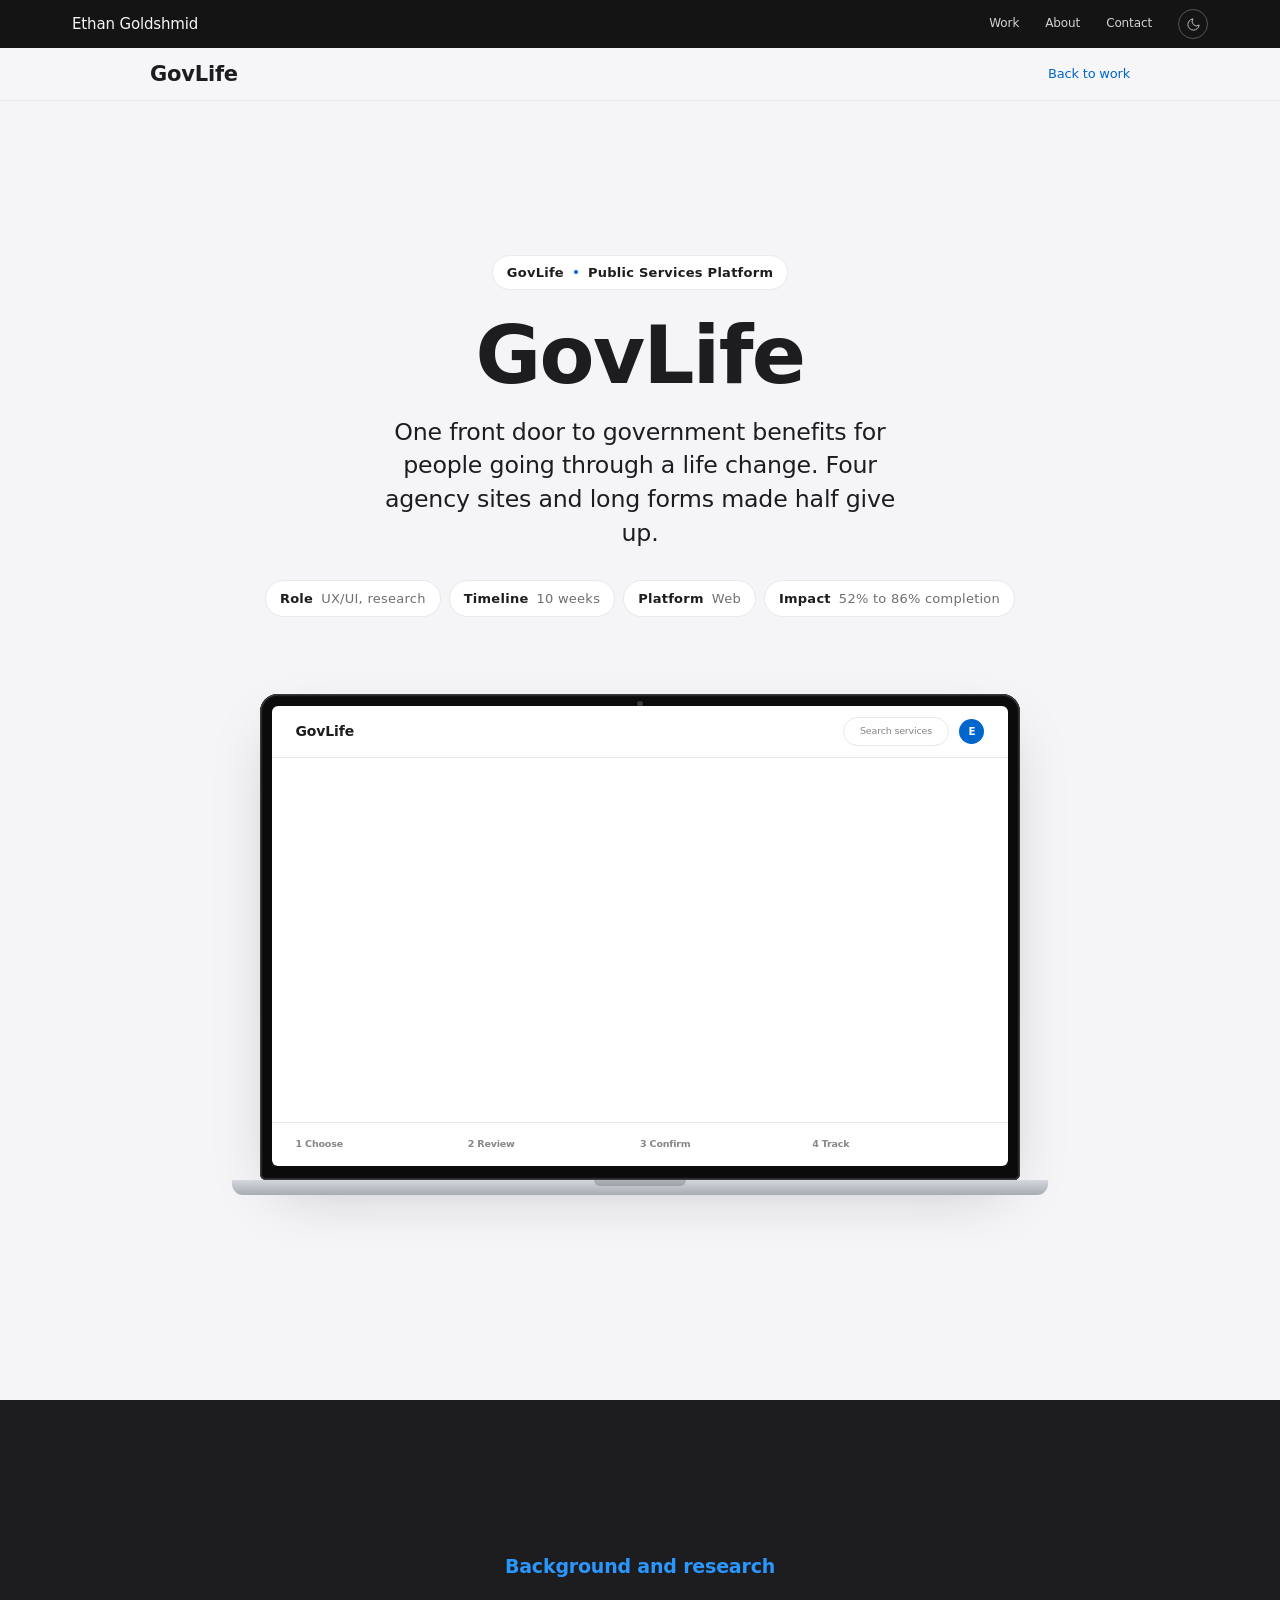
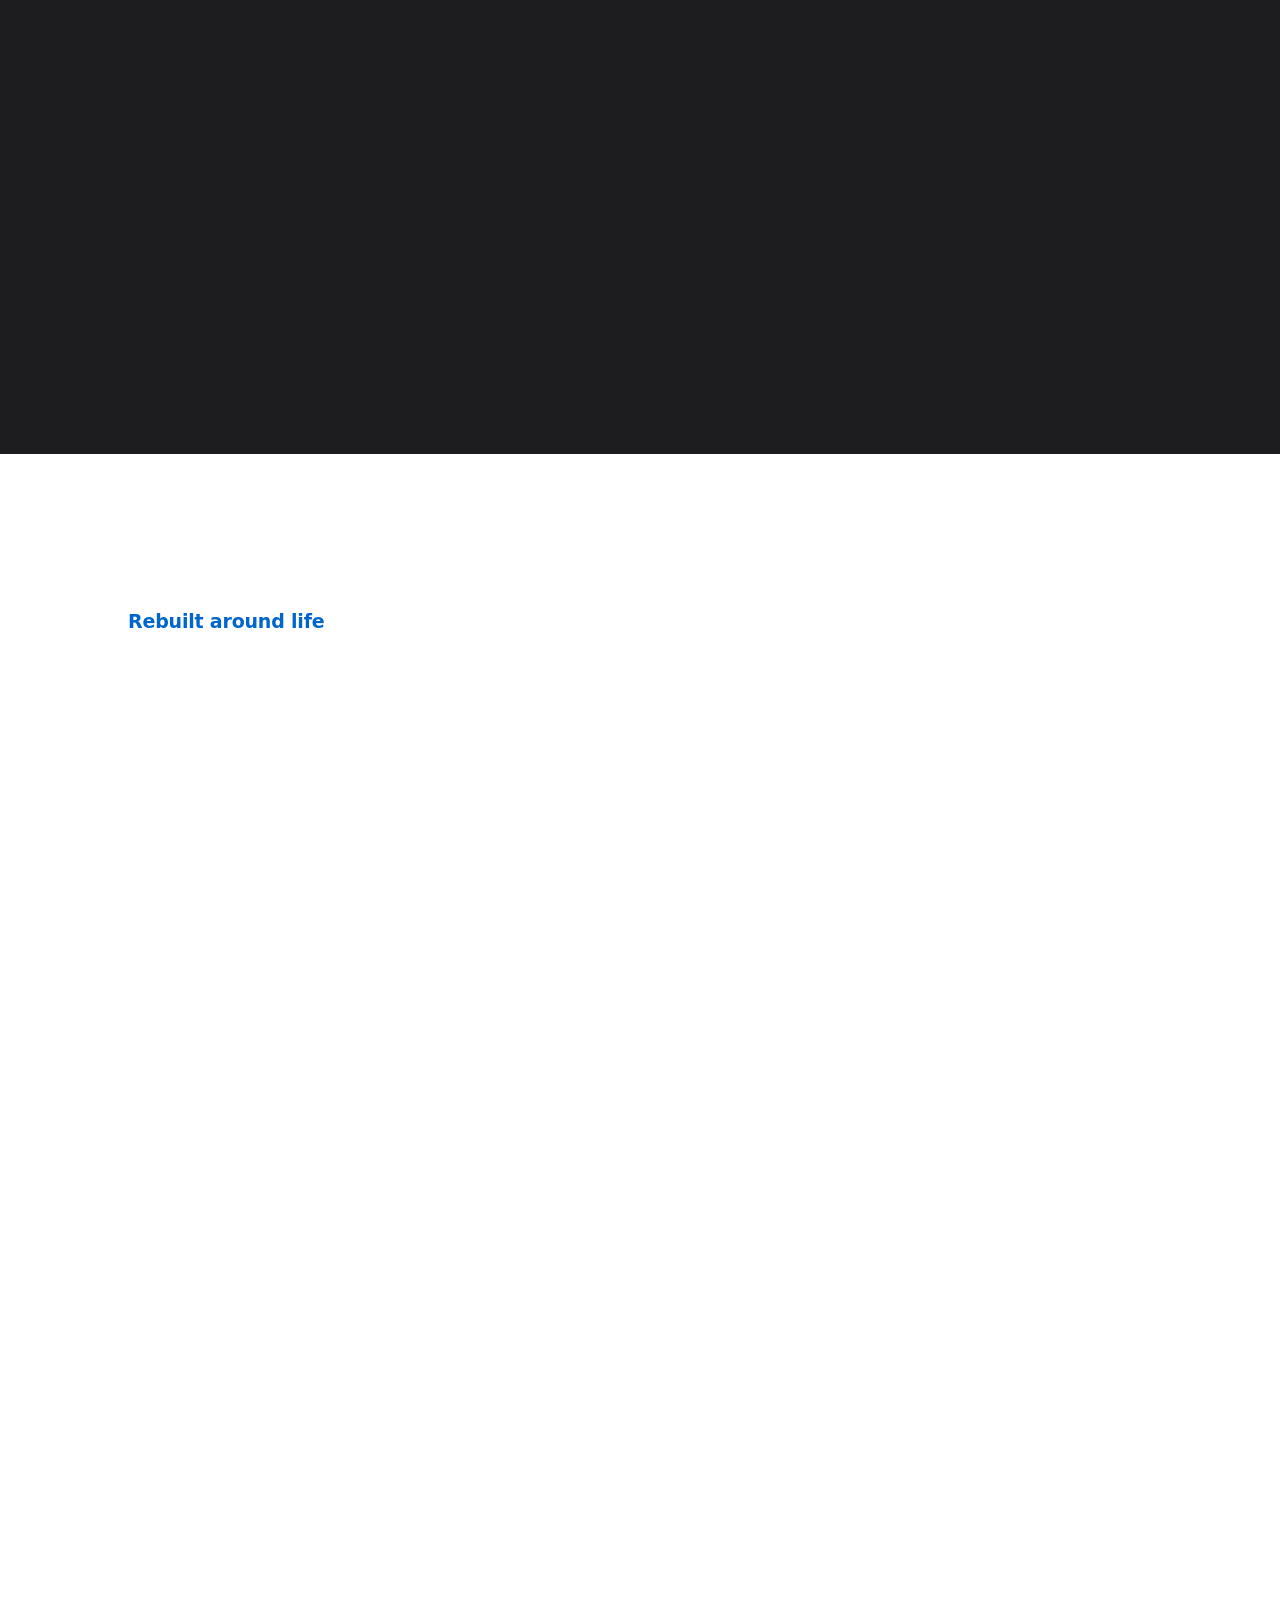
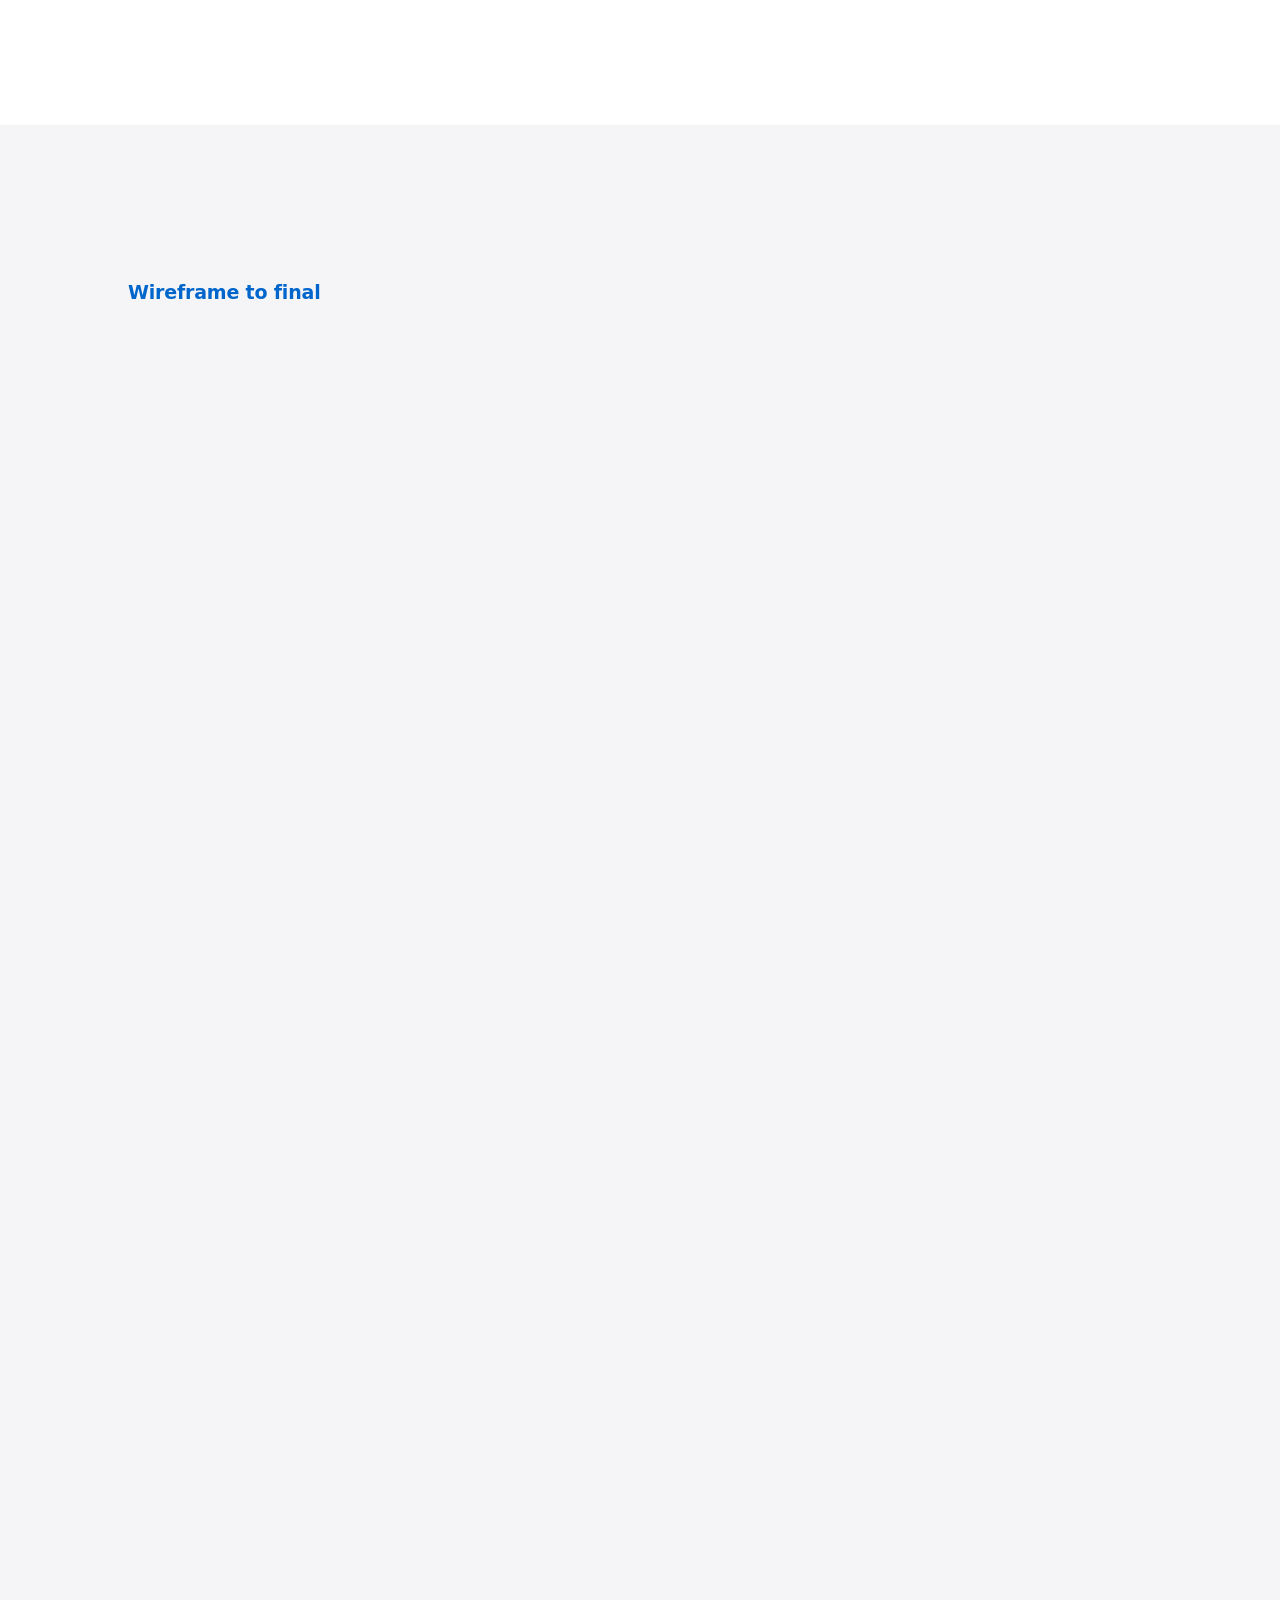
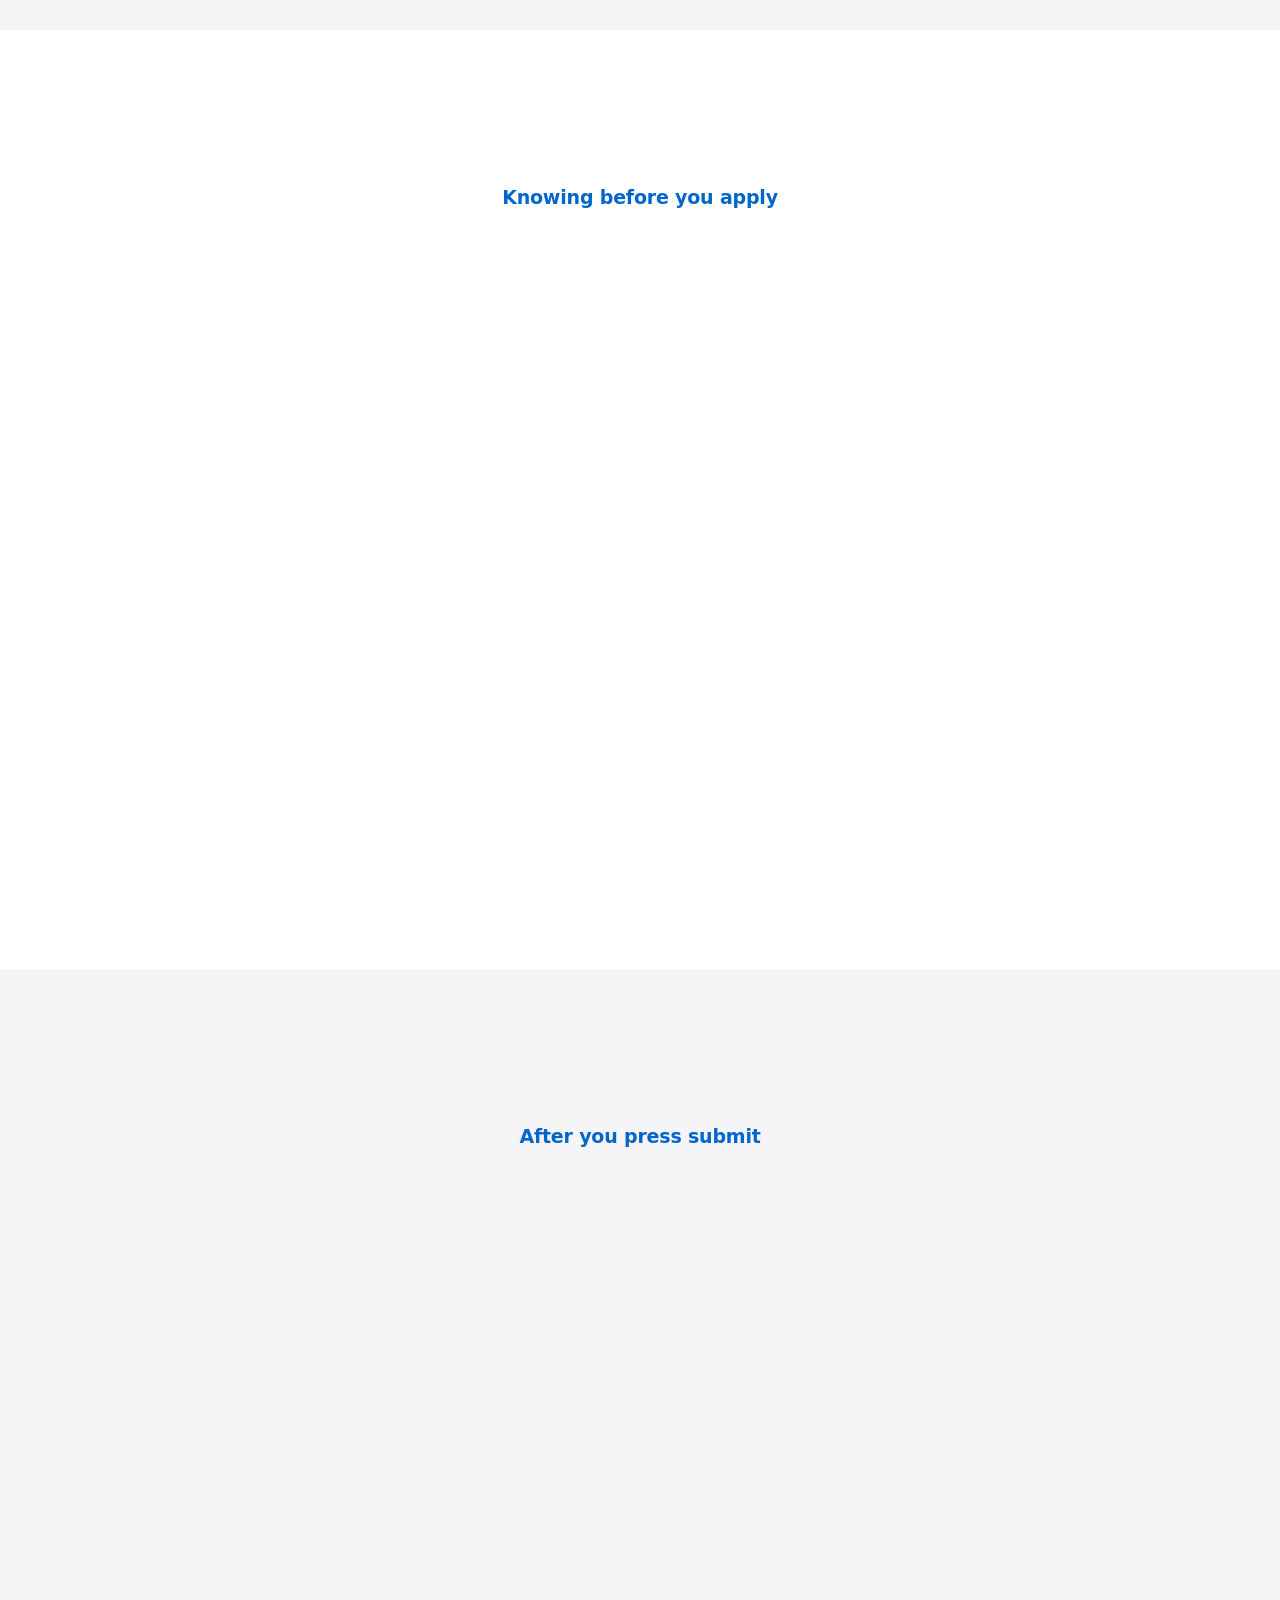
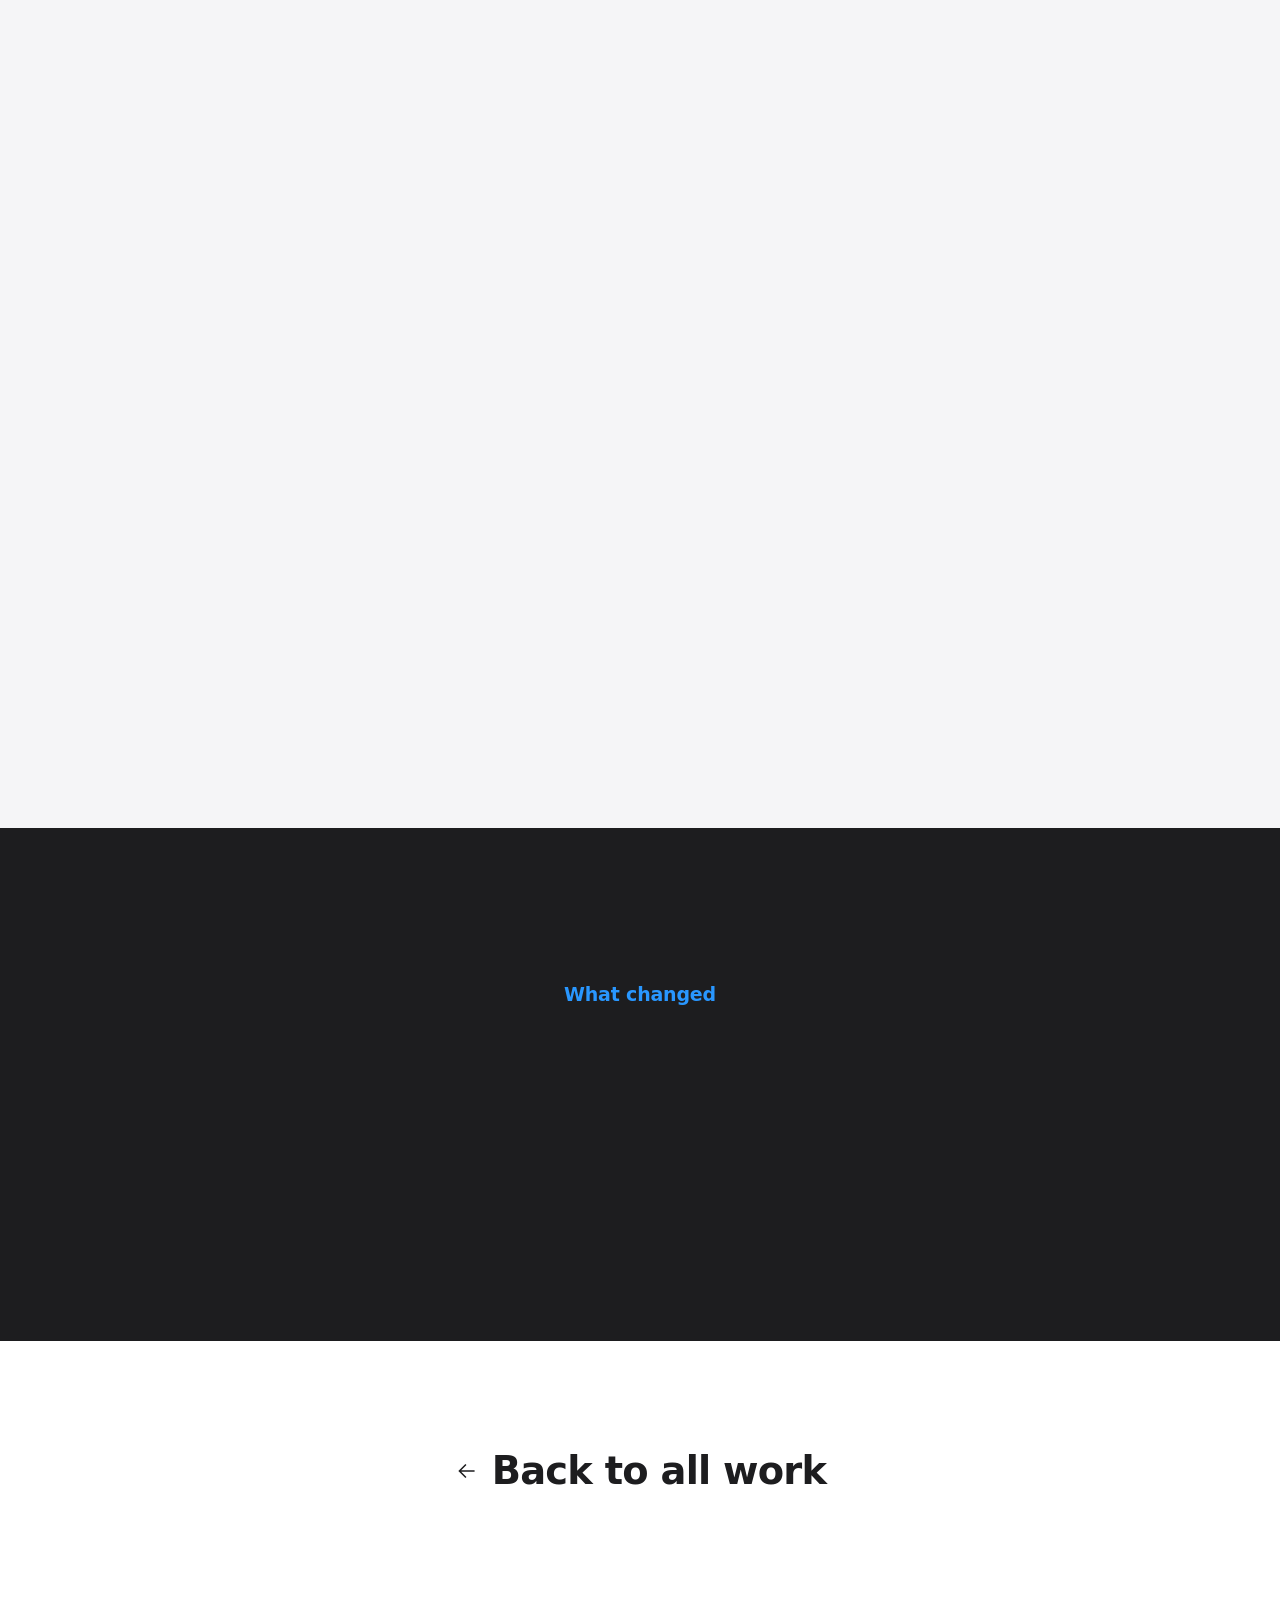
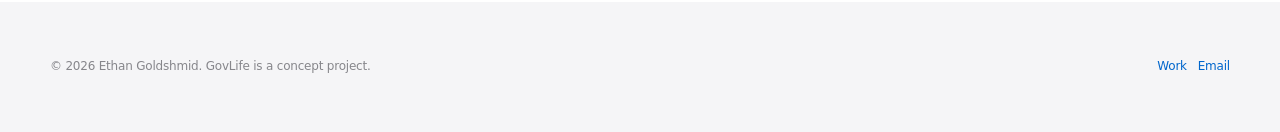
<file: govclear.html>
<!doctype html>
<html lang="en">
<head>
<meta charset="utf-8">
<meta name="viewport" content="width=device-width, initial-scale=1, viewport-fit=cover">
<title>GovLife | Ethan Goldshmid</title>
<style>:root{padding-top:env(safe-area-inset-top,0);padding-bottom:env(safe-area-inset-bottom,0)}html,body{margin:0}img{max-width:100%}[hidden]{display:none!important}</style>
<script>var t=null,q=/[?&]t=(dark|light)/.exec(location.search);if(q)t=q[1];if(!t)try{t=localStorage.getItem('eg-theme')}catch(e){}if(!t)try{t=sessionStorage.getItem('eg-theme')}catch(e){}if(!t){var m=/egt=(dark|light)/.exec(window.name||'');t=m&&m[1]}document.documentElement.setAttribute('data-theme',t==='dark'?'dark':'light');if('scrollRestoration'in history)history.scrollRestoration='manual';</script>
<link rel="preconnect" href="https://fonts.googleapis.com">
<link rel="preconnect" href="https://fonts.gstatic.com" crossorigin>
<link rel="stylesheet" href="https://fonts.googleapis.com/css2?family=Inter:wght@400;500;600&display=swap">
<link rel="stylesheet" href="apple.css">
</head>
<body>

<!-- global nav -->
<nav class="gnav" aria-label="Primary">
  <div class="gnav__in">
    <a class="gnav__brand" href="index.html">Ethan Goldshmid</a>
    <a class="link" href="index.html">Work</a>
    <a class="link" href="about.html">About</a>
    <a class="link" href="contact.html">Contact</a>
    <button class="theme-toggle" data-theme-toggle aria-label="Toggle light or dark mode">
      <svg class="moon" viewBox="0 0 24 24" fill="none" stroke="currentColor" stroke-width="1.4" aria-hidden="true"><path d="M21 12.8A9 9 0 1 1 11.2 3a7 7 0 0 0 9.8 9.8Z"/></svg>
      <svg class="sun" viewBox="0 0 24 24" fill="none" stroke="currentColor" stroke-width="1.4" aria-hidden="true"><circle cx="12" cy="12" r="4.2"/><path d="M12 2v2.5M12 19.5V22M2 12h2.5M19.5 12H22M4.9 4.9l1.8 1.8M17.3 17.3l1.8 1.8M19.1 4.9l-1.8 1.8M6.7 17.3l-1.8 1.8"/></svg>
    </button>
  </div>
</nav>
<div class="subnav">
  <div class="subnav__in">
    <span class="subnav__name">GovLife</span>
    <a class="subnav__back" href="index.html">Back to work</a>
  </div>
</div>

<!-- HERO: motion first -->
<section class="tile tile--parchment tile--hero">
  <div class="tile__in">
    <div class="badge" data-rv>GovLife <i></i> Public Services Platform</div>
    <h1 class="h-hero">GovLife</h1>
    <p class="lead">One front door to government benefits for people going through a life change. Four agency sites and long forms made half give up.</p>
    <div class="pillbar" data-rv>
      <span><b>Role</b>UX/UI, research</span><span><b>Timeline</b>10 weeks</span><span><b>Platform</b>Web</span><span><b>Impact</b>52% to 86% completion</span>
    </div>
    <div class="hero-stage" data-rv>
    <div class="laptop" aria-label="GovLife life-events screen on a laptop">
      <div class="laptop__lid">
        <span class="laptop__cam" aria-hidden="true"></span>
        <div class="laptop__screen">
          <div class="gl" aria-hidden="true">
  <div class="gl-top"><span class="gl-brand">GovLife</span><span class="gl-search">Search services</span><span class="gl-ava">E</span></div>
  <div class="gl-main">
    <div class="gl-sc gl-a">
      <h4>What's happening in your life?</h4><p>Pick a moment and we handle the rest.</p>
      <div class="gl-cards">
        <div class="gl-c gl-c1"><span class="gl-ic"><svg viewBox="0 0 24 24" fill="none" stroke="currentColor" stroke-width="1.7"><circle cx="12" cy="8" r="4"/><path d="M5 21a7 7 0 0 1 14 0"/></svg></span><b>Having a baby</b><small>7 benefits, one application</small></div>
        <div class="gl-c"><span class="gl-ic"><svg viewBox="0 0 24 24" fill="none" stroke="currentColor" stroke-width="1.7"><rect x="4" y="7" width="16" height="12" rx="2"/><path d="M9 7V5a3 3 0 0 1 6 0v2"/></svg></span><b>Changing jobs</b><small>5 benefits</small></div>
        <div class="gl-c"><span class="gl-ic"><svg viewBox="0 0 24 24" fill="none" stroke="currentColor" stroke-width="1.7"><path d="M3 11l9-7 9 7M5 10v10h14V10"/></svg></span><b>Moving home</b><small>4 benefits</small></div>
      </div>
    </div>
    <div class="gl-sc gl-b">
      <div class="gl-b1"><h4>Having a baby</h4><p>7 benefits you qualify for</p><ul><li class="gl-r gl-r0"><i></i><span>Child allowance</span><em>Eligible</em></li><li class="gl-r gl-r1"><i></i><span>Maternity pay</span><em>Eligible</em></li><li class="gl-r gl-r2"><i></i><span>Hospital grant</span><em>Eligible</em></li><li class="gl-r gl-r3"><i></i><span>Tax credit points</span><em>Eligible</em></li><li class="gl-r gl-r4"><i></i><span>Childcare subsidy</span><em>Eligible</em></li><li class="gl-r gl-r5"><i></i><span>Health fund update</span><em>Eligible</em></li><li class="gl-r gl-r6"><i></i><span>Birth registration</span><em>Eligible</em></li></ul></div>
      <aside class="gl-sum"><small>One application</small><b>7 of 7</b><p>benefits included</p><div class="gl-bar"><i></i></div><span class="gl-btn">Continue</span></aside>
    </div>
    <div class="gl-sc gl-cc">
      <h4>Confirm your details</h4><p>Filled in from your verified ID. Nothing to retype.</p>
      <div class="gl-form">
        <div class="gl-f"><small>Full name</small><b>Ethan Goldshmid</b><em>Verified</em></div>
        <div class="gl-f"><small>ID number</small><b>•••• 4821</b><em>Verified</em></div>
        <div class="gl-f"><small>Address</small><b>Tel Aviv</b><em>On file</em></div>
        <div class="gl-f"><small>Bank account</small><b>•••• 0932</b><em>On file</em></div>
      </div>
      <span class="gl-btn gl-sub">Submit application</span>
    </div>
    <div class="gl-sc gl-d">
      <span class="gl-ok"><svg viewBox="0 0 24 24" fill="none" stroke="#fff" stroke-width="3"><path d="M5 12l5 5 9-10"/></svg></span>
      <h4>Application submitted</h4><p>We will tell you the moment anything changes.</p>
      <div class="gl-tl"><div class="gl-ln"><i></i></div>
        <span class="on"><u></u>Submitted</span><span class="on2"><u></u>In review</span><span class="on3"><u></u>Approved</span><span class="on4"><u></u>Paid</span></div>
    </div>
  </div>
  <div class="gl-steps"><span class="s1">1 Choose</span><span class="s2">2 Review</span><span class="s3">3 Confirm</span><span class="s4">4 Track</span><i class="gl-sp"></i></div>
</div>
          </div>
      </div>
      <div class="laptop__base"><span class="laptop__notch"></span></div>
    </div>
    </div>
  </div>
</section>

<!-- BACKGROUND + RESEARCH -->
<section id="background" class="tile tile--dark">
  <div class="tile__in">
    <p class="eyebrow">Background and research</p>
    <h2 class="h-lg" data-rv>The problem</h2>
    <div class="stats" data-rv>
      <div class="stat"><div class="stat__v">52%</div><div class="stat__k">completed</div></div>
      <div class="stat"><div class="stat__v">4</div><div class="stat__k">agency sites</div></div>
      <div class="stat"><div class="stat__v">31%</div><div class="stat__k">status calls</div></div>
    </div>
  </div>
</section>

<!-- IA -->
<section class="tile tile--left">
  <div class="tile__in">
    <p class="eyebrow">Rebuilt around life</p>
    <h2 class="h-lg" data-rv>Life events, not ministries</h2>
    <div class="sketch" data-rv aria-label="Diagram: one life event gathers services from several departments">
      <svg viewBox="0 0 1200 220" role="img">
        <g class="sk-line" fill="none" stroke="currentColor" stroke-width="1.5" stroke-linecap="round">
          <path d="M190 110 C360 110 360 44 520 44"/>
          <path d="M190 110 C360 110 360 110 520 110"/>
          <path d="M190 110 C360 110 360 176 520 176"/>
        </g>
        <g class="sk-node">
          <rect x="40" y="82" width="150" height="56" rx="14"/>
          <text x="115" y="106" text-anchor="middle" class="sk-t">Having</text>
          <text x="115" y="124" text-anchor="middle" class="sk-t">a baby</text>
        </g>
        <g class="sk-dept">
          <rect x="520" y="22" width="230" height="44" rx="12"/><text x="540" y="49" class="sk-s">Parental allowance</text>
          <rect x="520" y="88" width="230" height="44" rx="12"/><text x="540" y="115" class="sk-s">Birth grant</text>
          <rect x="520" y="154" width="230" height="44" rx="12"/><text x="540" y="181" class="sk-s">Subsidised childcare</text>
        </g>
        <g class="sk-chip">
          <rect x="950" y="88" width="210" height="44" rx="12"/><text x="1055" y="115" text-anchor="middle" class="sk-s">One application</text>
        </g>
        <path class="sk-join" d="M750 110 H950" fill="none" stroke="currentColor" stroke-width="1.5"/>
        <g class="sk-pulses" fill="none" stroke="var(--blue)" stroke-width="2.5" stroke-linecap="round" pathLength="100">
          <path pathLength="100" d="M190 110 C360 110 360 44 520 44"/>
          <path pathLength="100" d="M190 110 C360 110 360 110 520 110" style="animation-delay:.5s"/>
          <path pathLength="100" d="M190 110 C360 110 360 176 520 176" style="animation-delay:1s"/>
          <path pathLength="100" d="M750 110 H950" style="animation-delay:1.9s"/>
        </g>
      </svg>
    </div>

    <div class="iat" id="iaToggle" data-rv data-view="dept">
      <div class="iat__seg" role="tablist" aria-label="Compare the old department structure with the new life-event structure">
        <button role="tab" aria-selected="true" data-v="dept">By department</button>
        <button role="tab" aria-selected="false" data-v="life">By life event</button>
      </div>
      <div class="iat__stage">
        <div class="iat__list iat__dept" aria-live="off">
          <div class="iat__row"><span>Ministry of Labour</span></div>
          <div class="iat__row"><span>National Insurance</span></div>
          <div class="iat__row"><span>Ministry of Health</span></div>
        </div>
        <div class="iat__list iat__life">
          <div class="iat__row ev"><b>Having a baby</b><span>Allowance, grant, childcare</span></div>
          <div class="iat__row ev"><b>Changing jobs</b><span>Support, retraining</span></div>
          <div class="iat__row ev"><b>Moving home</b><span>Address, transfers</span></div>
        </div>
      </div>
    </div>
    <div class="rail" data-rv><div class="rail__p"><span class="rail__k">Problem</span><p>Services were filed by ministry, so people had to know who owns what.</p></div><div class="rail__r" aria-hidden="true"><i></i></div><div class="rail__s"><span class="rail__k">System logic</span><p>Index everything by life event, so one moment gathers every benefit.</p><div class="rail__tags"><span>Life events</span><span>One application</span></div></div></div>
  </div>
</section>

<!-- WIREFRAME TO FINAL -->
<section class="tile tile--parchment tile--left">
  <div class="tile__in">
    <p class="eyebrow">Wireframe to final</p>
    <h2 class="h-lg" data-rv>Wireframe to final</h2>
    <div class="wtabs" data-rv role="tablist" aria-label="Wireframe or final screen">
      <button role="tab" aria-selected="true" data-w="wf">Wireframe</button>
      <button role="tab" aria-selected="false" data-w="fin">Final</button>
    </div>
    <div class="dev-stage" data-rv><div class="bwin"><div class="bwin__bar"><span class="bwin__dots"><i></i><i></i><i></i></span><span class="bwin__url">govlife.gov</span><span class="bwin__sp"></span></div><div class="bwin__screen">
    <div class="wstage" id="wstage" data-state="wf">
      <svg class="wlayer wl-wf" viewBox="0 0 640 400" aria-label="Low-fidelity wireframe of the life events screen">
        <g class="wf" fill="none" stroke-width="1.2">
          <rect x="0" y="0" width="640" height="400" class="wf-bg"/>
          <rect x="24" y="14" width="26" height="26" rx="5" class="wf-ln"/><text x="60" y="32" class="wf-t b">GovLife</text>
          <text x="200" y="32" class="wf-t">Life events</text><text x="282" y="32" class="wf-t">Services</text><text x="350" y="32" class="wf-t">Status</text>
          <line x1="198" y1="40" x2="268" y2="40" class="wf-ln"/>
          <rect x="430" y="14" width="150" height="26" rx="13" class="wf-ln"/><circle cx="446" cy="27" r="5" class="wf-ln"/><text x="458" y="31" class="wf-t s">Search services</text>
          <circle cx="602" cy="27" r="12" class="wf-ln"/>
          <line x1="0" y1="54" x2="640" y2="54" class="wf-ln"/>
          <text x="40" y="100" class="wf-t h">What is happening in your life?</text>
          <rect x="40" y="112" width="290" height="8" rx="3" class="wf-fill"/>
          <rect x="40" y="136" width="176" height="124" rx="8" class="wf-ln"/><rect x="232" y="136" width="176" height="124" rx="8" class="wf-ln"/><rect x="424" y="136" width="176" height="124" rx="8" class="wf-ln"/>
          <rect x="54" y="150" width="28" height="28" rx="6" class="wf-fill"/><rect x="246" y="150" width="28" height="28" rx="6" class="wf-fill"/><rect x="438" y="150" width="28" height="28" rx="6" class="wf-fill"/>
          <text x="54" y="208" class="wf-t b">Having a baby</text><text x="54" y="228" class="wf-t s">7 benefits</text><rect x="54" y="238" width="90" height="6" rx="3" class="wf-fill"/>
          <text x="246" y="208" class="wf-t b">Changing jobs</text><text x="246" y="228" class="wf-t s">5 benefits</text><rect x="246" y="238" width="90" height="6" rx="3" class="wf-fill"/>
          <text x="438" y="208" class="wf-t b">Moving home</text><text x="438" y="228" class="wf-t s">4 benefits</text><rect x="438" y="238" width="90" height="6" rx="3" class="wf-fill"/>
          <text x="40" y="294" class="wf-t s">ID number</text><rect x="40" y="302" width="230" height="28" rx="5" class="wf-ln"/><text x="50" y="320" class="wf-t s">000000000</text>
          <text x="290" y="294" class="wf-t s">Postcode</text><rect x="290" y="302" width="150" height="28" rx="5" class="wf-ln"/>
          <rect x="460" y="302" width="140" height="28" rx="14" class="wf-btn"/><text x="530" y="320" text-anchor="middle" class="wf-t b inv">Check my benefits</text>
          <line x1="0" y1="356" x2="640" y2="356" class="wf-ln"/>
          <circle cx="120" cy="378" r="7" class="wf-ln"/><circle cx="320" cy="378" r="7" class="wf-ln"/><circle cx="520" cy="378" r="7" class="wf-ln"/>
          <text x="140" y="381" class="wf-t s">Events</text><text x="340" y="381" class="wf-t s">Applications</text><text x="540" y="381" class="wf-t s">Profile</text>
        </g>
      </svg>
      <svg class="wlayer wl-fin" viewBox="0 0 640 400" aria-label="Final life events screen">
        <rect width="640" height="400" class="f-bg"/>
        <circle cx="37" cy="27" r="13" class="f-card on"/><text x="60" y="32" class="f-brand">GovLife</text>
        <text x="200" y="32" class="f-s b">Life events</text><text x="282" y="32" class="f-s">Services</text><text x="350" y="32" class="f-s">Status</text>
        <rect x="430" y="14" width="150" height="26" rx="13" class="f-card"/><text x="458" y="31" class="f-s s">Search services</text><circle cx="602" cy="27" r="12" class="f-card on"/>
        <text x="40" y="100" class="f-h">What is happening in your life?</text>
        <text x="40" y="124" class="f-s">Pick a moment. We gather every benefit it unlocks.</text>
        <rect x="40" y="144" width="176" height="124" rx="16" class="f-card on"/><rect x="232" y="144" width="176" height="124" rx="16" class="f-card"/><rect x="424" y="144" width="176" height="124" rx="16" class="f-card"/>
        <circle cx="68" cy="172" r="14" class="f-dot on"/><circle cx="260" cy="172" r="14" class="f-dot"/><circle cx="452" cy="172" r="14" class="f-dot"/>
        <text x="56" y="228" class="f-t on">Having a baby</text><text x="56" y="250" class="f-u on">7 benefits</text>
        <text x="248" y="228" class="f-t">Changing jobs</text><text x="248" y="250" class="f-u">5 benefits</text>
        <text x="440" y="228" class="f-t">Moving home</text><text x="440" y="250" class="f-u">4 benefits</text>
        <rect x="460" y="306" width="140" height="30" rx="15" class="f-card on"/><text x="530" y="326" text-anchor="middle" class="f-t on sm">Check my benefits</text>
        <text x="40" y="326" class="f-s">Your details are entered once and reused.</text>
      </svg>
    </div>
  </div></div></div>
    <div class="rail" data-rv><div class="rail__p"><span class="rail__k">Problem</span><p>A menu of agencies made people guess where to start.</p></div><div class="rail__r" aria-hidden="true"><i></i></div><div class="rail__s"><span class="rail__k">System logic</span><p>Three equal doors, each with a benefit count that builds trust.</p><div class="rail__tags"><span>Equal doors</span><span>Benefit count</span></div></div></div>
  </div>
</section>

<!-- CALCULATOR -->
<section class="tile">
  <div class="tile__in">
    <p class="eyebrow">Knowing before you apply</p>
    <h2 class="h-md" data-rv>Know before you apply</h2>
    <div class="calc" id="calc" data-rv>
      <div class="calc__steps">
        <div class="calc__step" data-step="0"><span class="n">01</span><b>Situation</b></div>
        <div class="calc__step" data-step="1"><span class="n">02</span><b>Household</b></div>
        <div class="calc__step" data-step="2"><span class="n">03</span><b>Income</b></div>
        <div class="calc__step" data-step="3"><span class="n">04</span><b>Result</b></div>
      </div>
      <div class="calc__body">
        <div class="calc__amt">About ₪<span id="calcAmt">3,180</span><small>estimated per month</small></div>
      </div>
    </div>
    <div class="rail" data-rv><div class="rail__p"><span class="rail__k">Problem</span><p>Forms that hide the outcome get abandoned.</p></div><div class="rail__r" aria-hidden="true"><i></i></div><div class="rail__s"><span class="rail__k">System logic</span><p>Show eligibility first, then enter details once and reuse them.</p><div class="rail__tags"><span>Eligibility first</span><span>Entered once</span></div></div></div>
  </div>
</section>

<!-- STATUS -->
<section class="tile tile--parchment">
  <div class="tile__in">
    <p class="eyebrow">After you press submit</p>
    <h2 class="h-lg" data-rv>No more black box.</h2>
    <div class="dev-stage" data-rv><div class="dev-phone"><div class="dev-phone__screen"><div class="ph-h">Your application</div><div class="track autoplay">
      <div class="tstep done"><span class="nd"></span><div><b>Received</b><span>14 Oct, 09:12</span></div></div>
      <div class="tstep done"><span class="nd"></span><div><b>Documents verified</b></div></div>
      <div class="tstep now"><span class="nd"></span><div><b>In review</b><span>Decision by 21 Oct</span></div></div>
      <div class="tstep"><span class="nd"></span><div><b>Decision and first payment</b><span>Pending</span></div></div>
    </div><span class="dev-phone__bar"></span></div></div></div>
    <div class="rail" data-rv><div class="rail__p"><span class="rail__k">Problem</span><p>Silence after submit creates status calls.</p></div><div class="rail__r" aria-hidden="true"><i></i></div><div class="rail__s"><span class="rail__k">System logic</span><p>A delivery style tracker with an honest decision date up front.</p><div class="rail__tags"><span>Live status</span><span>Decision date</span></div></div></div>
  </div>
</section>

<!-- OUTCOMES -->
<section class="tile tile--dark">
  <div class="tile__in">
    <p class="eyebrow">What changed</p>
    <h2 class="h-lg" data-rv>Results</h2>
    <div class="ocs" data-rv>
      <div><div class="oc__v">86%</div><div class="oc__k">completion</div></div>
      <div><div class="oc__v">1</div><div class="oc__k">application per event</div></div>
      <div><div class="oc__v">-71%</div><div class="oc__k">status calls</div></div>
      <div><div class="oc__v">88%</div><div class="oc__k">screen-reader success</div></div>
    </div>
  </div>
</section>

<!-- back to work -->
<section class="backwork">
  
  <a href="index.html"><svg width="26" height="26" viewBox="0 0 24 24" fill="none" stroke="currentColor" stroke-width="1.4" aria-hidden="true"><path d="M19 12H5M11 6l-6 6 6 6"/></svg>Back to all work</a>
</section>

<footer class="foot">
  <div class="foot__in">
    <span>© 2026 Ethan Goldshmid. GovLife is a concept project.</span>
    <span><a href="index.html" aria-current="page">Work</a> &nbsp; <a href="mailto:Eitan468@gmail.com">Email</a></span>
  </div>
</footer>

<script src="app.js"></script>
<script>
(function(){
  "use strict";
  var reduce = window.matchMedia && window.matchMedia("(prefers-reduced-motion: reduce)").matches;

  // ---- auto-alternating structure toggle ----
  var iat = document.getElementById("iaToggle");
  if (iat) {
    var iab = iat.querySelectorAll("[data-v]"), iaT = null, iaPause = 0;
    function iaSet(v){ iat.setAttribute("data-view", v); iab.forEach(function(x){ x.setAttribute("aria-selected", x.getAttribute("data-v")===v ? "true":"false"); }); }
    iab.forEach(function(x){ x.addEventListener("click", function(){ iaSet(x.getAttribute("data-v")); iaPause = Date.now() + 8000; }); });
    if (!reduce) {
      setInterval(function(){ if (Date.now() < iaPause || document.hidden) return; iaSet(iat.getAttribute("data-view")==="dept" ? "life":"dept"); }, 4000);
    } else iaSet("life");
  }

  // ---- wireframe / final tabs ----
  var ws = document.getElementById("wstage");
  if (ws) document.querySelectorAll(".wtabs [data-w]").forEach(function(t){
    t.addEventListener("click", function(){
      ws.setAttribute("data-state", t.getAttribute("data-w"));
      document.querySelectorAll(".wtabs [data-w]").forEach(function(x){ x.setAttribute("aria-selected", x===t ? "true":"false"); });
    });
  });
  if (ws && !reduce && "IntersectionObserver" in window) {
    var wio = new IntersectionObserver(function(es){ es.forEach(function(e){ if (e.isIntersecting) { setTimeout(function(){ ws.setAttribute("data-state","fin"); document.querySelectorAll(".wtabs [data-w]").forEach(function(x){ x.setAttribute("aria-selected", x.getAttribute("data-w")==="fin"?"true":"false"); }); }, 1400); wio.disconnect(); } }); }, {threshold:.6});
    wio.observe(ws);
  }

  // ---- autoplay entitlement calculator ----
  var calc = document.getElementById("calc"), amtEl = document.getElementById("calcAmt");
  if (calc && amtEl && !reduce) {
    var steps = calc.querySelectorAll(".calc__step"), n = steps.length, i = -1, target = 3180;
    function money(v){ return v.toLocaleString("en-US"); }
    function countUp(){ var t0 = null, dur = 900;
      function frame(ts){ if (!t0) t0 = ts; var k = Math.min(1, (ts - t0) / dur);
        amtEl.textContent = money(Math.round(target * (0.2 + 0.8 * k * (2 - k))));
        if (k < 1) requestAnimationFrame(frame); }
      requestAnimationFrame(frame); }
    function tick(){ i = (i + 1) % (n + 1);
      steps.forEach(function(s, idx){ s.classList.toggle("done", idx < i); s.classList.toggle("active", idx === i && i < n); });
      if (i === n) countUp();
    }
    tick(); setInterval(tick, 1500);
  }
})();
</script>
</body>
</html>
</file>
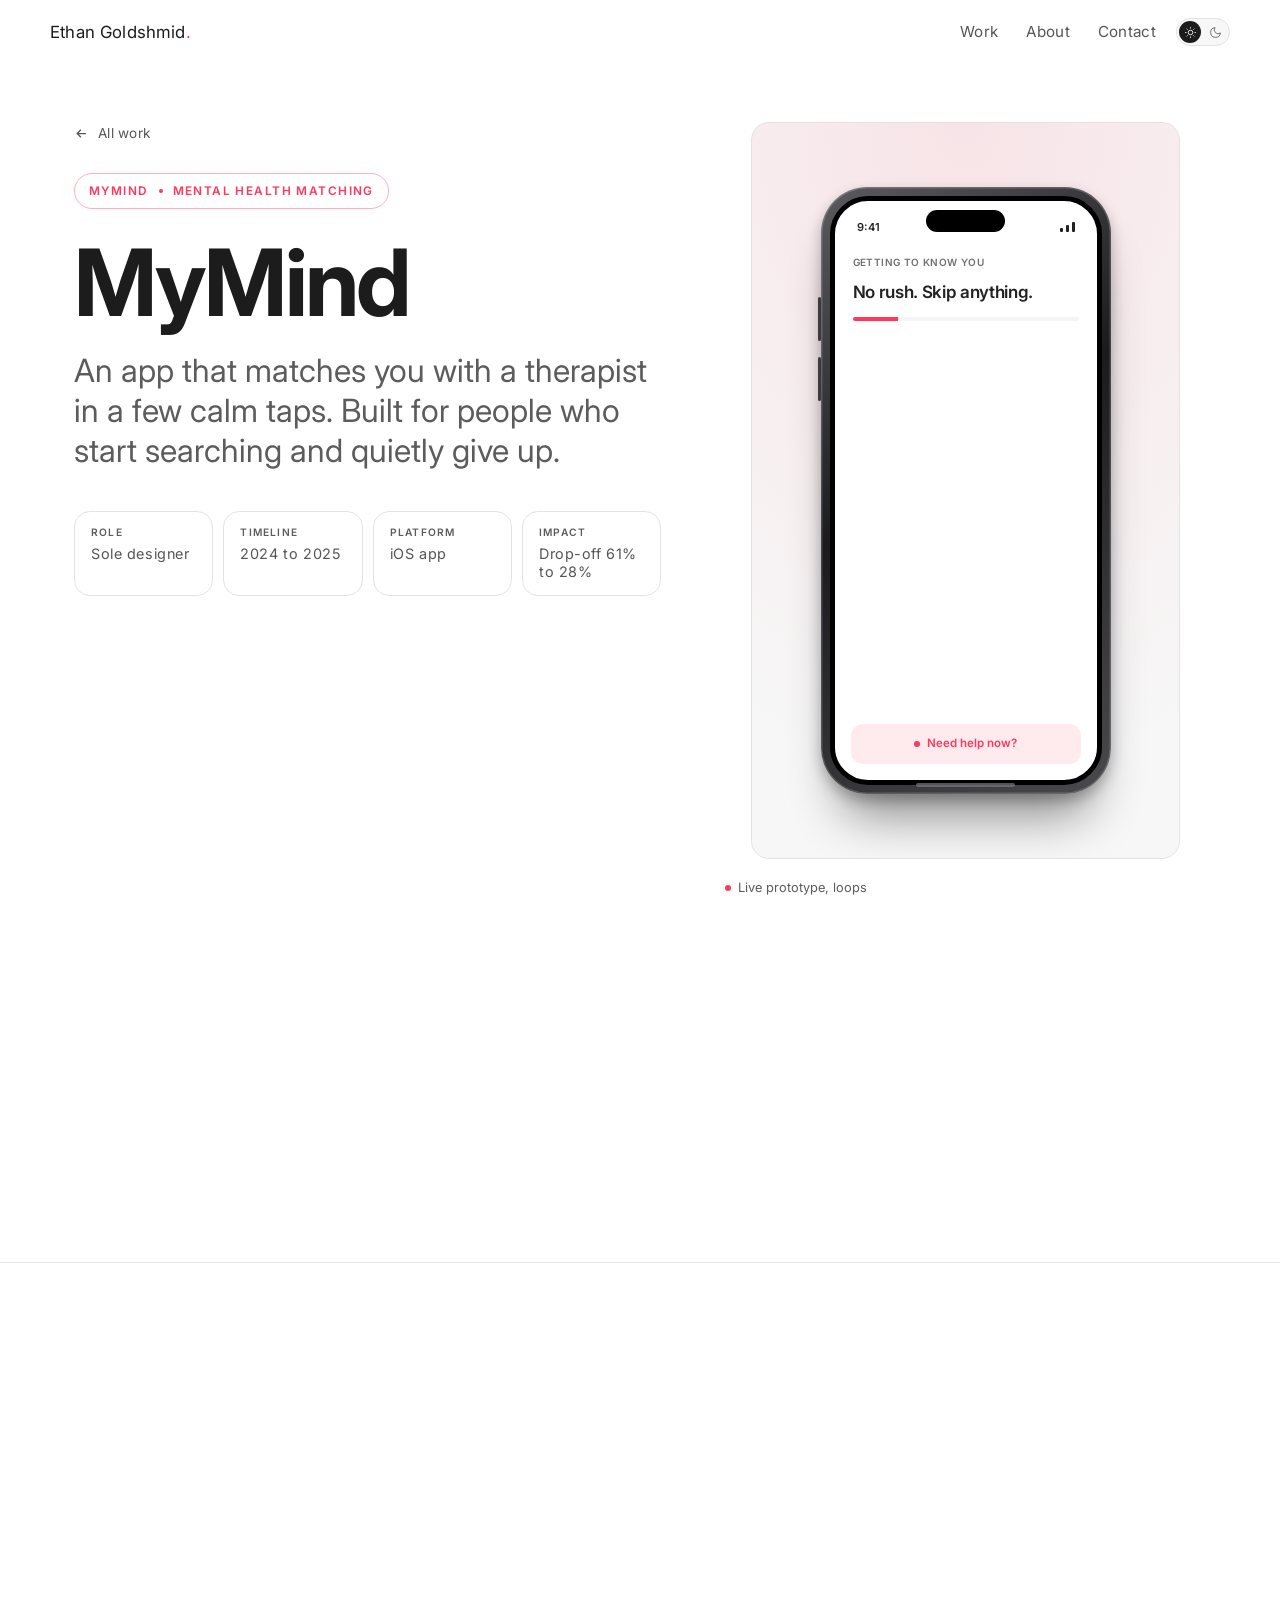
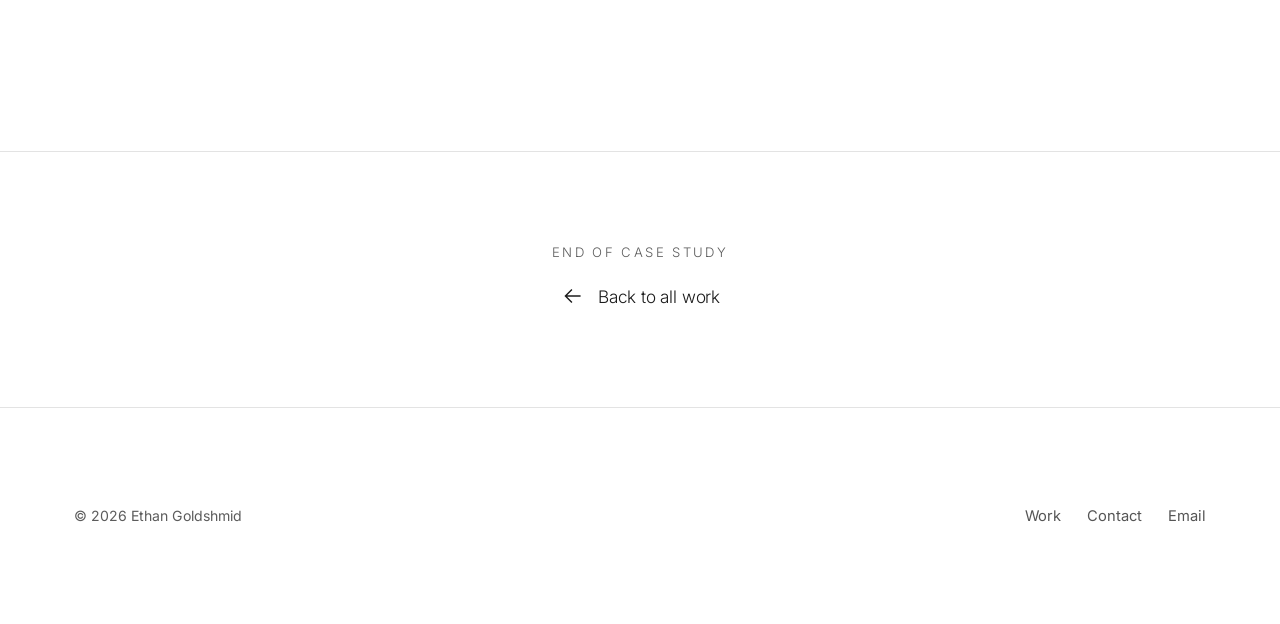
<file: mindanchor.html>
<!doctype html>
<html lang="en">
<head>
<meta charset="utf-8">
<meta name="viewport" content="width=device-width, initial-scale=1, viewport-fit=cover">
<script>var t=null,q=/[?&]t=(dark|light)/.exec(location.search);if(q)t=q[1];if(!t)try{t=localStorage.getItem('eg-theme')}catch(e){}if(!t)try{t=sessionStorage.getItem('eg-theme')}catch(e){}if(!t){var m=/egt=(dark|light)/.exec(window.name||'');t=m&&m[1]}document.documentElement.setAttribute('data-theme',t==='dark'?'dark':'light');if('scrollRestoration'in history)history.scrollRestoration='manual';</script>
<title>MyMind Ethan Goldshmid</title>
<style>
  :root{padding-top:env(safe-area-inset-top,0);padding-bottom:env(safe-area-inset-bottom,0)}
  html,body{margin:0}img{max-width:100%}[hidden]{display:none!important}
</style>
<link rel="preconnect" href="https://fonts.googleapis.com">
<link rel="preconnect" href="https://fonts.gstatic.com" crossorigin>
<link rel="stylesheet" href="https://fonts.googleapis.com/css2?family=Inter:wght@400;500;600;700&family=Geist+Mono:wght@400&display=swap">
<link rel="stylesheet" href="base.css">
<link rel="stylesheet" href="airbnb.css">
<style>
  /* ---- MyMind mobile mock ---- */
  .phones{display:flex;gap:20px;justify-content:center;flex-wrap:wrap;padding:30px 14px}
  .phone{width:248px;flex:0 0 auto;border:1px solid var(--line);border-radius:30px;background:var(--card);padding:10px;box-shadow:0 30px 60px -40px rgba(0,0,0,.5)}
  .phone__scr{border:1px solid var(--line-2);border-radius:22px;overflow:hidden;background:var(--paper);min-height:430px;display:flex;flex-direction:column}
  .phone__top{display:flex;justify-content:space-between;align-items:center;padding:10px 16px 4px;font-family:var(--mono);font-size:9px;color:var(--muted)}
  .pa-head{padding:6px 16px 10px}
  .pa-head .k{font-family:var(--mono);font-size:9px;letter-spacing:.08em;text-transform:uppercase;color:var(--muted)}
  .pa-head h5{font-size:15px;margin:3px 0 0;letter-spacing:-.02em}
  .chat{flex:1;padding:8px 14px;display:flex;flex-direction:column;gap:9px;overflow:hidden}
  .bub{max-width:82%;padding:9px 12px;border-radius:14px;font-size:11.5px;line-height:1.4}
  .bub.sys{background:var(--paper-2);border:1px solid var(--line-2);border-bottom-left-radius:5px;align-self:flex-start;color:var(--ink)}
  .bub.me{background:var(--ink);color:var(--paper);border-bottom-right-radius:5px;align-self:flex-end}
  .opts{display:flex;flex-wrap:wrap;gap:6px;align-self:flex-start;max-width:90%}
  .opt{font-size:10.5px;border:1px solid var(--line);border-radius:100px;padding:5px 11px;color:var(--ink-2);background:var(--card)}
  .opt.sel{border-color:var(--accent);color:var(--accent);background:var(--accent-bg,transparent)}
  .skip{font-family:var(--mono);font-size:10px;color:var(--muted);align-self:center;text-decoration:underline;text-underline-offset:2px}
  .prog{height:3px;background:var(--line-2);border-radius:3px;margin:0 16px}
  .prog i{display:block;height:3px;width:45%;background:var(--accent);border-radius:3px}
  .sos{display:flex;align-items:center;justify-content:center;gap:7px;margin:10px 14px 14px;padding:10px;border-radius:12px;background:var(--crit-bg);border:1px solid color-mix(in srgb,var(--crit) 40%,transparent);color:var(--crit);font-size:11px;font-weight:600}
  .sos b{width:7px;height:7px;border-radius:50%;background:var(--crit)}
  /* clinician card phone */
  .clin{padding:12px 14px;display:flex;flex-direction:column;gap:10px}
  .clin__vid{aspect-ratio:3/2;border-radius:12px;background:linear-gradient(135deg,var(--paper-2),var(--neutral-bg));position:relative;border:1px solid var(--line-2);display:grid;place-items:center}
  .clin__vid .play{width:34px;height:34px;border-radius:50%;background:var(--card);border:1px solid var(--line);display:grid;place-items:center;color:var(--accent)}
  .clin__vid .len{position:absolute;right:7px;bottom:7px;font-family:var(--mono);font-size:8.5px;color:var(--ink-2);background:var(--card);border:1px solid var(--line-2);border-radius:4px;padding:1px 5px}
  .clin__name{font-size:14px;font-weight:600;letter-spacing:-.02em}
  .clin__sub{font-size:10.5px;color:var(--muted)}
  .clin__tags{display:flex;flex-wrap:wrap;gap:5px}
  .clin__tags span{font-family:var(--mono);font-size:8.5px;border:1px solid var(--line-2);border-radius:100px;padding:2px 7px;color:var(--ink-2)}
  .clin__price{display:flex;justify-content:space-between;align-items:center;border-top:1px solid var(--line-2);padding-top:9px;font-size:10.5px}
  .clin__price b{font-family:var(--mono);color:var(--good);font-size:13px}
  .clin__price s{color:var(--muted)}
  .cta-m{background:var(--ink);color:var(--paper);border-radius:100px;text-align:center;padding:9px;font-size:11px;font-weight:600}

  /* flow + blueprint reuse */
  .flowc{display:flex;flex-direction:column;gap:14px;min-width:600px;padding:18px}
  .flane{display:flex;align-items:center;gap:10px;flex-wrap:nowrap}
  .fnode{border:1px solid var(--line);border-radius:9px;padding:9px 13px;background:var(--card);font-size:12px;color:var(--ink);white-space:nowrap;display:flex;flex-direction:column;gap:2px}
  .fnode small{font-family:var(--mono);font-size:9px;color:var(--muted);text-transform:uppercase;letter-spacing:.06em}
  .fnode.start{background:var(--ink);color:var(--paper);border-color:var(--ink)}
  .fnode.end{border-color:var(--good);background:var(--good-bg)}
  .fnode.sos{border-color:var(--crit);color:var(--crit)}
  .fgate{border:1px dashed var(--accent);color:var(--accent-ink);border-radius:9px;padding:9px 13px;font-family:var(--mono);font-size:11px;white-space:nowrap;background:var(--card)}
  .farr{color:var(--muted);flex:0 0 auto}
  .fbranch{display:flex;flex-direction:column;gap:8px}
  .fchip{font-family:var(--mono);font-size:9.5px;color:var(--muted);border:1px solid var(--line-2);border-radius:100px;padding:2px 9px;white-space:nowrap;align-self:flex-start}

  .bp text{font-family:var(--mono);fill:var(--muted)}
  .bp .lbl{fill:var(--ink)}
  .bp rect.mod{fill:var(--paper-2);stroke:var(--line);stroke-width:1}
  .bp rect.hot{fill:var(--accent);opacity:.08;stroke:var(--accent);stroke-dasharray:4 3}
  .bp line.lead{stroke:var(--accent);stroke-width:1}
  .bp circle.pin{fill:var(--accent)}
  .bp .pint{fill:#fff;font-size:11px;font-weight:600}

  /* ---- drop-off funnel ---- */
  .fnl{display:flex;flex-direction:column;gap:10px;max-width:640px}
  .fnl__row{display:grid;grid-template-columns:1fr auto;gap:16px;align-items:center}
  .fnl__track{min-width:0}
  .fnl__bar{height:48px;border-radius:12px;background:linear-gradient(90deg,var(--accent),color-mix(in srgb,var(--accent) 72%,var(--warn)));display:flex;align-items:center;padding:0 16px;color:#fff;font-weight:600;font-size:0.9rem;letter-spacing:-.01em;transition:width .8s cubic-bezier(.2,.7,.2,1)}
  .fnl__right{text-align:right;white-space:nowrap}
  .fnl__pct{font-family:var(--mono);font-variant-numeric:tabular-nums;font-size:1.05rem;color:var(--ink)}
  .fnl__drop{font-size:0.74rem;color:var(--crit);margin-top:2px}
  .fnl__note{font-size:0.78rem;color:var(--muted);margin-top:14px;max-width:60ch;line-height:1.5}

  /* ---- emotional journey ---- */
  .journey{border:1px solid var(--line);border-radius:var(--radius);background:var(--card);padding:22px;overflow-x:auto}
  .journey svg{width:100%;height:auto;min-width:560px;display:block}
  .journey .axis{stroke:var(--line);stroke-width:1}
  .journey .gl{stroke:var(--line-2);stroke-width:1}
  .journey .lb{fill:var(--muted);font-family:var(--sans);font-size:11px}
  .journey .before{fill:none;stroke:var(--muted);stroke-width:2.5;stroke-dasharray:5 4}
  .journey .after{fill:none;stroke:var(--accent);stroke-width:3}
  .journey .ad{fill:var(--accent)}
  .j-legend{display:flex;gap:20px;margin-top:14px;flex-wrap:wrap}
  .j-legend span{font-size:0.8rem;color:var(--ink-2);display:inline-flex;align-items:center;gap:8px}
  .j-legend i{width:18px;height:3px;border-radius:2px;display:block}

  /* ---- autoplay phone walkthrough (loops) ---- */
  .maplay{display:flex;justify-content:center;align-items:flex-start;gap:26px;flex-wrap:wrap;padding:34px 16px;background:var(--paper-2);border:1px solid var(--line);border-radius:var(--radius)}
  .maphone{width:258px;flex:0 0 auto;border:1px solid var(--line);border-radius:30px;background:var(--card);padding:11px;box-shadow:0 34px 60px -44px rgba(70,58,44,.55)}
  .maphone__scr{border:1px solid var(--line-2);border-radius:22px;overflow:hidden;background:var(--paper);height:452px;display:flex;flex-direction:column;position:relative}
  .maphone__top{display:flex;justify-content:space-between;padding:10px 16px 4px;font-family:var(--mono);font-size:9px;color:var(--muted)}
  .maphone__hd{padding:4px 16px 10px}
  .maphone__hd .k{font-size:9px;letter-spacing:.06em;text-transform:uppercase;color:var(--muted)}
  .maphone__hd h5{font-family:var(--display);font-weight:500;font-size:16px;margin:3px 0 0;letter-spacing:-.01em}
  .machat{flex:1;padding:10px 14px;display:flex;flex-direction:column;gap:9px;overflow:hidden}
  .mamsg{opacity:0;animation:mapop 13s ease-in-out infinite}
  .mamsg:nth-child(1){animation-delay:.4s}
  .mamsg:nth-child(2){animation-delay:1.8s}
  .mamsg:nth-child(3){animation-delay:3.2s}
  .mamsg:nth-child(4){animation-delay:4.8s}
  @keyframes mapop{0%{opacity:0;transform:translateY(9px)}5%{opacity:1;transform:none}90%{opacity:1}97%{opacity:0;transform:translateY(-6px)}}
  .mabub{max-width:84%;padding:9px 12px;border-radius:14px;font-size:11.5px;line-height:1.4}
  .mabub.sys{background:#fff;border:1px solid var(--line-2);border-bottom-left-radius:5px;align-self:flex-start;color:var(--ink)}
  .mabub.me{background:var(--accent);color:#fff;border-bottom-right-radius:5px;align-self:flex-end}
  .maopts{display:flex;gap:6px;flex-wrap:wrap;align-self:flex-start}
  .maopts span{font-size:10.5px;border:1px solid var(--line);border-radius:100px;padding:5px 11px;color:var(--ink-2)}
  .maopts span.on{border-color:var(--accent);color:var(--accent)}
  .macard{border:1px solid var(--line-2);border-radius:14px;overflow:hidden;background:#fff;align-self:stretch}
  .macard__v{aspect-ratio:3/2;background:linear-gradient(135deg,var(--paper-2),var(--good-bg));display:grid;place-items:center}
  .macard__v .pl{width:30px;height:30px;border-radius:50%;background:var(--accent);display:grid;place-items:center;color:#fff}
  .macard__v .pl svg{width:12px;height:12px}
  .macard__b{padding:9px 11px}
  .macard__b b{font-family:var(--display);font-weight:500;font-size:13px}
  .macard__b span{display:block;font-size:10px;color:var(--muted);margin-top:1px}
  .masos{display:flex;align-items:center;justify-content:center;gap:7px;margin:8px 14px 14px;padding:9px;border-radius:12px;background:var(--crit-bg);color:var(--crit);font-size:11px;font-weight:600}
  .masos i{width:6px;height:6px;border-radius:50%;background:var(--crit)}
  .macap{align-self:center;max-width:300px;color:var(--ink-2);font-size:.9rem;line-height:1.5}
  .macap b{font-family:var(--display);font-weight:500;color:var(--ink);display:block;font-size:1.15rem;margin-bottom:8px;letter-spacing:-.01em}
  .macap .loop{font-size:.74rem;color:var(--muted);margin-top:12px;display:inline-flex;align-items:center;gap:6px}
  .macap .loop i{width:5px;height:5px;border-radius:50%;background:var(--accent);animation:pulse 2s infinite}
  @media(prefers-reduced-motion:reduce){.mamsg{opacity:1;animation:none}}

  /* ---- intake before/after ---- */
  .cba{display:grid;grid-template-columns:1fr auto 1fr;gap:20px;align-items:stretch}
  .cba__card{border:1px solid var(--line);border-radius:var(--radius);background:var(--card);padding:20px;display:flex;flex-direction:column}
  .cba__tag{font-size:.72rem;letter-spacing:.02em;color:var(--muted);font-weight:600;margin-bottom:14px}
  .cba__arrow{color:var(--accent);display:grid;place-items:center}
  .cba__arrow svg{width:28px;height:28px}
  .cba__note{margin-top:18px;font-size:.88rem;color:var(--ink-2);line-height:1.6;border-left:2px solid var(--accent);padding-left:15px}
  .cba__note b{color:var(--ink)}
  .formold label{display:block;font-size:.78rem;color:var(--muted);margin:0 0 5px}
  .formold .fld{border:1px solid var(--line);border-radius:8px;padding:9px 11px;font-size:.82rem;color:var(--ink-2);margin-bottom:11px}
  .formold .req{color:var(--crit)}
  .asknew{display:flex;flex-direction:column;gap:9px;flex:1;justify-content:center}
  .asknew .q{background:#fff;border:1px solid var(--line-2);border-radius:14px;border-bottom-left-radius:5px;padding:11px 13px;font-size:.86rem}
  .asknew .skip{align-self:center;font-size:.78rem;color:var(--accent)}
  @media(max-width:760px){.cba{grid-template-columns:1fr}.cba__arrow{transform:rotate(90deg)}}
</style>
</head>
<body>

<header class="site-header">
  <nav class="nav" aria-label="Primary">
    <a class="nav__brand" href="index.html">Ethan&nbsp;Goldshmid<b>.</b></a>
    <div class="nav__links">
      <a href="index.html" aria-current="page">Work</a>
      <a href="about.html">About</a>
      <a href="contact.html">Contact</a>
    </div>
    
    <button class="theme-toggle" data-theme-toggle aria-label="Toggle colour theme">
      <svg class="moon" viewBox="0 0 24 24" fill="none" stroke="currentColor" stroke-width="1.6" aria-hidden="true"><path d="M21 12.8A9 9 0 1 1 11.2 3a7 7 0 0 0 9.8 9.8Z"/></svg>
      <svg class="sun" viewBox="0 0 24 24" fill="none" stroke="currentColor" stroke-width="1.6" aria-hidden="true"><circle cx="12" cy="12" r="4.2"/><path d="M12 2v2.5M12 19.5V22M2 12h2.5M19.5 12H22M4.9 4.9l1.8 1.8M17.3 17.3l1.8 1.8M19.1 4.9l-1.8 1.8M6.7 17.3l-1.8 1.8"/></svg>
    </button>
  </nav>
</header>

<section id="s1" class="cs-hero">
  <div class="wrap">
    <div class="mhero">
      <div class="mhero__t" data-rv>
        <a class="cs-back" href="index.html">
          <svg width="15" height="15" viewBox="0 0 24 24" fill="none" stroke="currentColor" stroke-width="2" aria-hidden="true"><path d="M19 12H5M11 6l-6 6 6 6"/></svg>
          All work
        </a>
        <p class="badge">MyMind<i></i>Mental Health Matching</p>
        <h1>MyMind</h1>
        <p class="cs-hero__dek">An app that matches you with a therapist in a few calm taps. Built for people who start searching and quietly give up.</p>
        <div class="pillbar">
          <span><b>Role</b>Sole designer</span>
          <span><b>Timeline</b>2024 to 2025</span>
          <span><b>Platform</b>iOS app</span>
          <span><b>Impact</b>Drop-off 61% to 28%</span>
        </div>
      </div>
      <div class="mhero__v">
        <div class="proto" data-run aria-label="Looping prototype of the MyMind intake">
          <div class="dev-stage"><div class="dev-phone">
          <div class="dev-phone__screen pscreen">
            <div class="pf-status"><span>9:41</span><span class="pf-status__r"><i></i><i></i><i></i></span></div>
            <div class="pf-hd"><span class="k">Getting to know you</span><h5>No rush. Skip anything.</h5></div>
            <div class="pf-prog"><i></i></div>
            <div class="pf-chat">
              <div class="pf-step s1 pf-bub sys">What's been weighing on you lately?</div>
              <div class="pf-step s2 pf-opts"><span class="pick">Anxiety</span><span>Low mood</span><span>Work</span></div>
              <div class="pf-step s3 pf-bub me">Anxiety, mostly at night</div>
              <div class="pf-step s4 pf-card">
                <div class="pf-card__v"><span class="pl"><svg viewBox="0 0 24 24" fill="currentColor"><path d="M8 5v14l11-7z"/></svg></span></div>
                <div class="pf-card__b"><b>Dr. Noa Field</b><span>Anxiety, CBT, evenings, ₪90 with your insurance</span></div>
              </div>
            </div>
            <div class="pf-sos"><i></i>Need help now?</div>
            <div class="pf-cursor" aria-hidden="true"><svg viewBox="0 0 24 24" fill="#222"><path d="M4 2l16 7-7 2-2 7z"/></svg></div>
          </div>
        <span class="dev-phone__bar"></span></div></div></div>
          <span class="proto__loop"><i aria-hidden="true"></i>Live prototype, loops</span>
        </div>
      </div>
    </div>
    <div class="kpis" data-rv>
      <div class="kpi"><b>28%</b><span>Abandonment, was 61%</span></div>
      <div class="kpi"><b>2d</b><span>To first session, was 9</span></div>
      <div class="kpi"><b>0</b><span>Required questions</span></div>
      <div class="kpi"><b>+31</b><span>Trust score</span></div>
    </div>
  </div>
</section>
<section id="s2" class="stage">
  <div class="wrap">
    <div class="stage__head" data-rv><p class="eyebrow">Background</p><h2 class="stage__title">Where people give up</h2></div>
    <div data-rv><div class="fnl">
        <div class="fnl__row"><div class="fnl__track"><div class="fnl__bar" style="width:100%">Landed on the app</div></div><div class="fnl__right"><div class="fnl__pct">100%</div></div></div>
        <div class="fnl__row"><div class="fnl__track"><div class="fnl__bar" style="width:74%">Started the intake</div></div><div class="fnl__right"><div class="fnl__pct">74%</div></div></div>
        <div class="fnl__row"><div class="fnl__track"><div class="fnl__bar" style="width:55%">Hit a sensitive question</div></div><div class="fnl__right"><div class="fnl__pct">55%</div></div></div>
        <div class="fnl__row"><div class="fnl__track"><div class="fnl__bar" style="width:48%">Got past it</div></div><div class="fnl__right"><div class="fnl__pct">48%</div></div></div>
        <div class="fnl__row"><div class="fnl__track"><div class="fnl__bar" style="width:39%">Completed a booking</div></div><div class="fnl__right"><div class="fnl__pct">39%</div></div></div>
      </div></div>
    <div class="fr" data-rv><div class="fr__h"><span>Friction (before)</span><span>Resolution (now)</span></div><div class="fr__row"><p class="fr__l">Drop-off at first sensitive question</p><div class="fr__b bad"><i style="--s:1.000"></i><b>61%</b></div><div class="fr__b good"><i style="--s:0.459"></i><b>28%</b></div></div><div class="fr__row"><p class="fr__l">Required questions</p><div class="fr__b bad"><i style="--s:1.000"></i><b>14</b></div><div class="fr__b good"><i style="--s:0.015"></i><b>0</b></div></div><div class="fr__row"><p class="fr__l">Steps to a booking</p><div class="fr__b bad"><i style="--s:1.000"></i><b>9</b></div><div class="fr__b good"><i style="--s:0.333"></i><b>3</b></div></div><small class="fr__n">Illustrative concept data</small></div>
  </div>
</section>
<section id="s3" class="stage">
  <div class="wrap">
    <div class="stage__head" data-rv><p class="eyebrow">Research</p><h2 class="stage__title">Three matches, not three hundred</h2></div>
    <div data-rv><div class="dev-stage finder-tab"><div class="dev-tablet"><span class="dev-tablet__btn" aria-hidden="true"></span><div class="dev-tablet__screen"><div class="finder" data-finder>
        <div class="finder__seg" role="tablist" aria-label="How to search for a therapist">
          <button role="tab" aria-selected="true" data-tab="exp">By field of expertise</button>
          <button role="tab" aria-selected="false" data-tab="map">By map</button>
        </div>
        <div class="finder__pane" data-pane="exp">
          <div class="finder__chips">
            <span class="on">Anxiety</span><span>Low mood</span><span>CBT</span><span>Couples</span><span>Trauma</span><span>Evenings</span><span>Hebrew</span><span>Under ₪120</span>
          </div>
          <p class="finder__note">Narrows to a calm few, never 300.</p>
        </div>
        <div class="finder__pane" data-pane="map" hidden>
          <div class="finder__map" aria-label="Map of nearby therapists">
            <span class="road r1"></span><span class="road r2"></span><span class="road r3"></span>
            <span class="finder__pin me" style="left:46%;top:54%"><span class="pulse"></span></span>
            <span class="finder__pin" style="left:28%;top:34%"><span class="pulse"></span></span>
            <span class="finder__pin" style="left:62%;top:30%"><span class="pulse"></span></span>
            <span class="finder__pin" style="left:72%;top:60%"><span class="pulse"></span></span>
            <div class="finder__card"><div><b>Dr. Noa Field</b><span>1.2 km, Anxiety, CBT</span></div><span class="px">₪90</span></div>
          </div>
          <p class="finder__note">Who's close, with price and focus.</p>
        </div>
      </div></div></div></div></div>
  </div>
</section>
<section id="s4" class="stage">
  <div class="wrap">
    <div class="stage__head" data-rv><p class="eyebrow">Scope</p><h2 class="stage__title">What ships first</h2></div>
    <div data-rv><div class="matrix" data-rv>
      <div class="matrix__corner"></div>
      <div class="matrix__col">Essential</div>
      <div class="matrix__col">Nice-to-have</div>
      <div class="matrix__row-l">High priority</div>
      <div class="quad quad--hi" data-label="High Essential">
        <span class="quad__tag">Ship in v1</span>
        <span class="qitem">Conversational, skippable intake</span>
        <span class="qitem">Persistent one-tap SOS</span>
        <span class="qitem">Insurance-adjusted pricing upfront</span>
        <span class="qitem">30-second clinician intro cards</span>
        <span class="qitem">Guided match (top 3, not 300)</span>
      </div>
      <div class="quad quad--mid" data-label="High Nice-to-have">
        <span class="quad__tag">Fast-follow</span>
        <span class="qitem">Save &amp; resume intake later</span>
        <span class="qitem">Reschedule in one tap</span>
        <span class="qitem">Mood check-in between sessions</span>
      </div>
      <div class="matrix__row-l">Low priority</div>
      <div class="quad quad--mid" data-label="Low Essential">
        <span class="quad__tag">Backlog, required</span>
        <span class="qitem">Secure messaging with clinician</span>
        <span class="qitem">Insurance claim paperwork</span>
        <span class="qitem">Consent &amp; data-export centre</span>
      </div>
      <div class="quad quad--lo" data-label="Low Nice-to-have">
        <span class="quad__tag">Deferred</span>
        <span class="qitem">Community forums</span>
        <span class="qitem">Gamified streaks / badges</span>
        <span class="qitem">Avatar customisation</span>
      </div>
    </div></div>
  </div>
</section>
<section id="s5" class="stage">
  <div class="wrap">
    <div class="stage__head" data-rv><p class="eyebrow">The flow</p><h2 class="stage__title">A form becomes a conversation</h2></div>
    <div class="baslider" data-rv aria-label="Animated comparison of the old form and the new chat intake">
      <div class="baslider__pane baslider__before">
        <span class="baslider__tag l">Before</span>
        <div class="bform">
          <label>Full name <span class="req">*</span></label><div class="fld">Required</div>
          <label>Reason for visit <span class="req">*</span></label><div class="fld">Required, cannot skip</div>
          <label>Mental health history <span class="req">*</span></label><div class="fld">Required</div>
        </div>
      </div>
      <div class="baslider__pane baslider__after"><div class="baslider__in">
        <span class="baslider__tag r">After</span>
        <div class="bchat">
          <div class="q">What's been weighing on you lately?</div>
          <div class="a">Anxiety, at night</div>
          <div class="skip">I'd rather not answer this</div>
        </div>
      </div></div>
      <div class="baslider__handle" data-handle><span class="baslider__grip"><svg viewBox="0 0 24 24" fill="none" stroke="currentColor" stroke-width="2"><path d="M9 6l-4 6 4 6M15 6l4 6-4 6"/></svg></span></div>
    </div>
    <div class="block-gap" data-rv><div class="wtab" data-wtab>
        <div class="finder__seg" role="tablist" aria-label="Wireframe or finished screen">
          <button role="tab" aria-selected="true" data-wt="sk" id="wt-sk" aria-controls="wp-sk">Wireframe</button>
          <button role="tab" aria-selected="false" data-wt="hi" id="wt-hi" aria-controls="wp-hi" tabindex="-1">Final</button>
        </div>
        <div class="wtab__stage">
          <div class="wtab__p on" id="wp-sk" role="tabpanel" aria-labelledby="wt-sk">
            <div class="dev-phone dev-phone--wf"><div class="dev-phone__screen wf">
              <div class="wf__st"><span>9:41</span><span>||| ))</span></div>
              <div class="wf__h">Find a therapist</div>
              <div class="wf__in">Search by name or issue</div>
              <div class="wf__chips"><span>Anxiety</span><span>Evenings</span><span>Under 120</span></div>
              <div class="wf__card"><i></i><div><b>Name Surname</b><small>Specialty, method</small><small>Availability: Tue, Thu</small></div><em>Price</em></div>
              <div class="wf__card"><i></i><div><b>Name Surname</b><small>Specialty, method</small><small>Availability: Mon, Wed</small></div><em>Price</em></div>
              <div class="wf__card"><i></i><div><b>Name Surname</b><small>Specialty, method</small><small>Availability: Sun</small></div><em>Price</em></div>
              <div class="wf__cta">Book intro call</div>
              <div class="wf__tabs"><span>Match</span><span>Map</span><span>Saved</span><span>Help</span></div>
              <span class="dev-phone__bar"></span>
            </div></div>
          </div>
          <div class="wtab__p" id="wp-hi" role="tabpanel" aria-labelledby="wt-hi">
            <div class="dev-phone"><div class="dev-phone__screen pscreen"><div class="pf-status"><span>9:41</span><span class="pf-status__r"><i></i><i></i><i></i></span></div><div class="pf-hd"><span class="k">Your match</span><h5>Dr. Noa Field</h5></div><div class="pf-chat"><div class="pf-card"><div class="pf-card__v"><span class="pl"><svg viewBox="0 0 24 24" fill="currentColor"><path d="M8 5v14l11-7z"/></svg></span></div><div class="pf-card__b"><b>30s intro</b><span>Anxiety, CBT, evenings. 90 shekels with your insurance</span></div></div></div><div class="pf-sos"><i></i>Need help now?</div><span class="dev-phone__bar"></span></div></div>
          </div>
        </div>
      </div></div>
    <div class="block-gap" data-rv><div class="uf">
  <div class="uf__board" data-uf data-w="2080" data-h="700">
    <div class="uf__view"><div class="uf__plane" style="width:2080px;height:700px"><svg class="uf__svg" width="100%" height="100%" preserveAspectRatio="xMinYMin slice"><defs><marker id="uh" viewBox="0 0 10 10" refX="9" refY="5" markerWidth="7" markerHeight="7" orient="auto"><path d="M0 0L10 5L0 10z" fill="#6b6b76"/></marker></defs><path d="M145.0 86L145.0 140" fill="none" stroke="#6b6b76" stroke-width="1.7" marker-end="url(#uh)"/><path d="M145.0 182L145.0 216" fill="none" stroke="#6b6b76" stroke-width="1.7" marker-end="url(#uh)"/><path d="M220 248.0L280 248.0" fill="none" stroke="#6b6b76" stroke-width="1.7" marker-end="url(#uh)"/><path d="M145.0 280L145.0 314" fill="none" stroke="#6b6b76" stroke-width="1.7" marker-end="url(#uh)"/><path d="M505.0 86L505.0 140" fill="none" stroke="#6b6b76" stroke-width="1.7" marker-end="url(#uh)"/><path d="M505.0 182L505.0 216" fill="none" stroke="#6b6b76" stroke-width="1.7" marker-end="url(#uh)"/><path d="M505.0 258L505.0 292" fill="none" stroke="#6b6b76" stroke-width="1.7" marker-end="url(#uh)"/><path d="M505.0 334L505.0 368" fill="none" stroke="#6b6b76" stroke-width="1.7" marker-end="url(#uh)"/><path d="M505.0 410L505.0 444" fill="none" stroke="#6b6b76" stroke-width="1.7" marker-end="url(#uh)"/><path d="M865.0 86L865.0 140" fill="none" stroke="#6b6b76" stroke-width="1.7" marker-end="url(#uh)"/><path d="M865.0 182L865.0 216" fill="none" stroke="#6b6b76" stroke-width="1.7" marker-end="url(#uh)"/><path d="M865.0 258L865.0 292" fill="none" stroke="#6b6b76" stroke-width="1.7" marker-end="url(#uh)"/><path d="M865.0 334L865.0 368" fill="none" stroke="#6b6b76" stroke-width="1.7" marker-end="url(#uh)"/><path d="M1225.0 86L1225.0 140" fill="none" stroke="#6b6b76" stroke-width="1.7" marker-end="url(#uh)"/><path d="M1225.0 182L1225.0 216" fill="none" stroke="#6b6b76" stroke-width="1.7" marker-end="url(#uh)"/><path d="M1300 248.0L1360 248.0" fill="none" stroke="#6b6b76" stroke-width="1.7" marker-end="url(#uh)"/><path d="M1225.0 280L1225.0 314" fill="none" stroke="#6b6b76" stroke-width="1.7" marker-end="url(#uh)"/><path d="M1585.0 86L1585.0 140" fill="none" stroke="#6b6b76" stroke-width="1.7" marker-end="url(#uh)"/><path d="M1585.0 182L1585.0 216" fill="none" stroke="#6b6b76" stroke-width="1.7" marker-end="url(#uh)"/><path d="M1585.0 258L1585.0 292" fill="none" stroke="#6b6b76" stroke-width="1.7" marker-end="url(#uh)"/><path d="M220 63L430 63" fill="none" stroke="#6b6b76" stroke-width="1.7" marker-end="url(#uh)"/><path d="M580 63L790 63" fill="none" stroke="#6b6b76" stroke-width="1.7" marker-end="url(#uh)"/><path d="M940 63L1150 63" fill="none" stroke="#6b6b76" stroke-width="1.7" marker-end="url(#uh)"/><path d="M1300 63L1510 63" fill="none" stroke="#6b6b76" stroke-width="1.7" marker-end="url(#uh)"/><path d="M1660 63L1870 63" fill="none" stroke="#6b6b76" stroke-width="1.7" marker-end="url(#uh)"/><path d="M1945.0 86L1945.0 140" fill="none" stroke="#6b6b76" stroke-width="1.7" marker-end="url(#uh)"/><path d="M1945.0 182L1945.0 216" fill="none" stroke="#6b6b76" stroke-width="1.7" marker-end="url(#uh)"/><path d="M70 63H36V628H70" fill="none" stroke="#e5483c" stroke-width="1.7" stroke-dasharray="6 5" marker-end="url(#uh)"/><rect x="70" y="40" width="150" height="46" rx="5" fill="#2a2a2a" stroke="#2a2a2a" stroke-width="2.6"/><text x="145.0" y="67.5" text-anchor="middle" font-size="12.5" font-weight="700" fill="#fff"><tspan x="145.0" dy="0">Open</tspan></text><rect x="70" y="140" width="150" height="42" rx="5" fill="#ffffff" stroke="#2a2a2a" stroke-width="2.6"/><text x="145.0" y="165.5" text-anchor="middle" font-size="12.5" font-weight="500" fill="#111"><tspan x="145.0" dy="0">Warm welcome</tspan></text><path d="M145.0 216L220 248.0L145.0 280L70 248.0Z" fill="#d8d8e0" stroke="#8a8a99" stroke-width="1.6"/><text x="145.0" y="245.5" text-anchor="middle" font-size="12.5" font-weight="500" fill="#111"><tspan x="145.0" dy="0">In crisis</tspan><tspan x="145.0" dy="14">right now?</tspan></text><rect x="280" y="227.0" width="130" height="42" rx="5" fill="#ffc9c4" stroke="#e5483c" stroke-width="1.6"/><text x="345.0" y="245.5" text-anchor="middle" font-size="12.5" font-weight="500" fill="#5a0f08"><tspan x="345.0" dy="0">Support and</tspan><tspan x="345.0" dy="14">resources</tspan></text><rect x="70" y="314" width="150" height="42" rx="5" fill="#ffffff" stroke="#2a2a2a" stroke-width="2.6"/><text x="145.0" y="332.5" text-anchor="middle" font-size="12.5" font-weight="500" fill="#111"><tspan x="145.0" dy="0">Gentle intake</tspan><tspan x="145.0" dy="14">starts</tspan></text><rect x="430" y="40" width="150" height="46" rx="5" fill="#3fbf55" stroke="#3fbf55" stroke-width="1.6"/><text x="505.0" y="67.5" text-anchor="middle" font-size="12.5" font-weight="700" fill="#fff"><tspan x="505.0" dy="0">Intake</tspan></text><rect x="430" y="140" width="150" height="42" rx="5" fill="#c4f0c8" stroke="#3fbf55" stroke-width="1.6"/><text x="505.0" y="158.5" text-anchor="middle" font-size="12.5" font-weight="500" fill="#0d3a16"><tspan x="505.0" dy="0">Conversational</tspan><tspan x="505.0" dy="14">intake</tspan></text><rect x="430" y="216" width="150" height="42" rx="5" fill="#c4f0c8" stroke="#3fbf55" stroke-width="1.6"/><text x="505.0" y="234.5" text-anchor="middle" font-size="12.5" font-weight="500" fill="#0d3a16"><tspan x="505.0" dy="0">What is weighing</tspan><tspan x="505.0" dy="14">on you</tspan></text><rect x="430" y="292" width="150" height="42" rx="5" fill="#c4f0c8" stroke="#3fbf55" stroke-width="1.6"/><text x="505.0" y="317.5" text-anchor="middle" font-size="12.5" font-weight="500" fill="#0d3a16"><tspan x="505.0" dy="0">Preferences</tspan></text><rect x="430" y="368" width="150" height="42" rx="5" fill="#c4f0c8" stroke="#3fbf55" stroke-width="1.6"/><text x="505.0" y="386.5" text-anchor="middle" font-size="12.5" font-weight="500" fill="#0d3a16"><tspan x="505.0" dy="0">Insurance and</tspan><tspan x="505.0" dy="14">budget</tspan></text><rect x="430" y="444" width="150" height="42" rx="5" fill="#c4f0c8" stroke="#3fbf55" stroke-width="1.6"/><text x="505.0" y="469.5" text-anchor="middle" font-size="12.5" font-weight="500" fill="#0d3a16"><tspan x="505.0" dy="0">Availability</tspan></text><rect x="790" y="40" width="150" height="46" rx="5" fill="#3b9cff" stroke="#3b9cff" stroke-width="1.6"/><text x="865.0" y="67.5" text-anchor="middle" font-size="12.5" font-weight="700" fill="#fff"><tspan x="865.0" dy="0">Match</tspan></text><rect x="790" y="140" width="150" height="42" rx="5" fill="#c3e1ff" stroke="#3b9cff" stroke-width="1.6"/><text x="865.0" y="165.5" text-anchor="middle" font-size="12.5" font-weight="500" fill="#0b2e57"><tspan x="865.0" dy="0">Top 3 matches</tspan></text><rect x="790" y="216" width="150" height="42" rx="5" fill="#c3e1ff" stroke="#3b9cff" stroke-width="1.6"/><text x="865.0" y="241.5" text-anchor="middle" font-size="12.5" font-weight="500" fill="#0b2e57"><tspan x="865.0" dy="0">Why this match</tspan></text><rect x="790" y="292" width="150" height="42" rx="5" fill="#c3e1ff" stroke="#3b9cff" stroke-width="1.6"/><text x="865.0" y="317.5" text-anchor="middle" font-size="12.5" font-weight="500" fill="#0b2e57"><tspan x="865.0" dy="0">Watch 0:30 intro</tspan></text><rect x="790" y="368" width="150" height="42" rx="5" fill="#c3e1ff" stroke="#3b9cff" stroke-width="1.6"/><text x="865.0" y="386.5" text-anchor="middle" font-size="12.5" font-weight="500" fill="#0b2e57"><tspan x="865.0" dy="0">Compare side by</tspan><tspan x="865.0" dy="14">side</tspan></text><rect x="1150" y="40" width="150" height="46" rx="5" fill="#7a4bf0" stroke="#7a4bf0" stroke-width="1.6"/><text x="1225.0" y="67.5" text-anchor="middle" font-size="12.5" font-weight="700" fill="#fff"><tspan x="1225.0" dy="0">Book</tspan></text><rect x="1150" y="140" width="150" height="42" rx="5" fill="#dccbff" stroke="#7a4bf0" stroke-width="1.6"/><text x="1225.0" y="165.5" text-anchor="middle" font-size="12.5" font-weight="500" fill="#2b1166"><tspan x="1225.0" dy="0">Pick a time</tspan></text><path d="M1225.0 216L1300 248.0L1225.0 280L1150 248.0Z" fill="#d8d8e0" stroke="#8a8a99" stroke-width="1.6"/><text x="1225.0" y="252.5" text-anchor="middle" font-size="12.5" font-weight="500" fill="#111"><tspan x="1225.0" dy="0">Time works?</tspan></text><rect x="1360" y="227.0" width="130" height="42" rx="5" fill="#ffd9b3" stroke="#f59a3c" stroke-width="1.6"/><text x="1425.0" y="245.5" text-anchor="middle" font-size="12.5" font-weight="500" fill="#5a2c00"><tspan x="1425.0" dy="0">Save and nudge</tspan><tspan x="1425.0" dy="14">later</tspan></text><rect x="1150" y="314" width="150" height="42" rx="5" fill="#c4f0c8" stroke="#3fbf55" stroke-width="1.6"/><text x="1225.0" y="339.5" text-anchor="middle" font-size="12.5" font-weight="500" fill="#0d3a16"><tspan x="1225.0" dy="0">Booking confirmed</tspan></text><rect x="1510" y="40" width="150" height="46" rx="5" fill="#f59a3c" stroke="#f59a3c" stroke-width="1.6"/><text x="1585.0" y="67.5" text-anchor="middle" font-size="12.5" font-weight="700" fill="#3a1d00"><tspan x="1585.0" dy="0">Session</tspan></text><rect x="1510" y="140" width="150" height="42" rx="5" fill="#ffd9b3" stroke="#f59a3c" stroke-width="1.6"/><text x="1585.0" y="165.5" text-anchor="middle" font-size="12.5" font-weight="500" fill="#5a2c00"><tspan x="1585.0" dy="0">Reminder</tspan></text><rect x="1510" y="216" width="150" height="42" rx="5" fill="#ffd9b3" stroke="#f59a3c" stroke-width="1.6"/><text x="1585.0" y="241.5" text-anchor="middle" font-size="12.5" font-weight="500" fill="#5a2c00"><tspan x="1585.0" dy="0">Join session</tspan></text><rect x="1510" y="292" width="150" height="42" rx="5" fill="#ffd9b3" stroke="#f59a3c" stroke-width="1.6"/><text x="1585.0" y="317.5" text-anchor="middle" font-size="12.5" font-weight="500" fill="#5a2c00"><tspan x="1585.0" dy="0">Check in between</tspan></text><path d="M1888 40H2020L2002 86H1870Z" fill="#111" stroke="#111"/><text x="1945.0" y="67.5" text-anchor="middle" font-size="12.5" font-weight="700" fill="#fff"><tspan x="1945.0" dy="0">Ongoing care</tspan></text><rect x="1870" y="140" width="150" height="42" rx="5" fill="#ffffff" stroke="#2a2a2a" stroke-width="2.6"/><text x="1945.0" y="165.5" text-anchor="middle" font-size="12.5" font-weight="500" fill="#111"><tspan x="1945.0" dy="0">Feedback</tspan></text><rect x="1870" y="216" width="150" height="42" rx="5" fill="#ffffff" stroke="#2a2a2a" stroke-width="2.6"/><text x="1945.0" y="241.5" text-anchor="middle" font-size="12.5" font-weight="500" fill="#111"><tspan x="1945.0" dy="0">Rematch if needed</tspan></text><rect x="70" y="600" width="210" height="56" rx="5" fill="#ffc9c4" stroke="#e5483c" stroke-width="1.6"/><text x="175.0" y="625.5" text-anchor="middle" font-size="12.5" font-weight="500" fill="#5a0f08"><tspan x="175.0" dy="0">SOS, one tap away on every</tspan><tspan x="175.0" dy="14">screen</tspan></text><rect x="790" y="600" width="180" height="50" rx="5" fill="#9ee8d9" stroke="#19b49a" stroke-width="1.6"/><text x="880.0" y="622.5" text-anchor="middle" font-size="12.5" font-weight="500" fill="#04362e"><tspan x="880.0" dy="0">Progress saved on</tspan><tspan x="880.0" dy="14">device</tspan></text><text x="234" y="242.0" font-size="11" fill="#6b6b76" font-weight="600">Yes</text><text x="1314" y="242.0" font-size="11" fill="#6b6b76" font-weight="600">No</text><text x="430" y="128" font-size="11" fill="#6b6b76" font-style="italic">Any question can be skipped</text></svg></div></div>
    <button type="button" class="uf__fs" data-fs aria-label="Expand">⤢</button>
    <div class="uf__zoom"><button type="button" data-z="+" aria-label="Zoom in">+</button><button type="button" data-z="-" aria-label="Zoom out">−</button></div>
  </div>
  <div class="uf__txt"><p class="eyebrow">Step 02</p><h3>User Flow</h3>
    <ul><li>Mapped the path from a calm welcome to a booked session.</li><li>Kept crisis support one tap away at every step.</li><li>Let people skip any question without losing progress.</li></ul>
    <p class="uf__hint">Drag to explore. Use + and − to zoom.</p></div>
</div></div>

  </div>
</section>
<section id="s7" class="stage">
  <div class="wrap">
    <div class="stage__head" data-rv><p class="eyebrow">Look and feel</p><h2 class="stage__title">A steady hand</h2></div>
    <div class="ds-grid" data-rv>
      <div class="ds-card">
        <h4>Typography <span class="mono"> type</span></h4>
        <div class="type-spec">
          <div class="type-spec__row"><span style="font-weight:600;letter-spacing:-.02em">No rush. Skip anything.</span><span class="type-spec__label">Sans 600 20/24</span></div>
          <div class="type-spec__row"><span>Conversational body copy</span><span class="type-spec__label">Sans 400 16/26</span></div>
          <div class="type-spec__row"><span class="mono" style="color:var(--good)">₪90 / session</span><span class="type-spec__label">Mono price clarity</span></div>
        </div>
      </div>
      <div class="ds-card">
        <h4>Semantic colour <span class="mono"> status</span></h4>
        <div class="swatches">
          <div class="sw"><div class="sw__chip" style="background:var(--crit)"></div><span class="sw__k">Crisis only</span></div>
          <div class="sw"><div class="sw__chip" style="background:var(--good)"></div><span class="sw__k">Confirmed</span></div>
          <div class="sw"><div class="sw__chip" style="background:var(--accent)"></div><span class="sw__k">Progress</span></div>
          <div class="sw"><div class="sw__chip" style="background:var(--paper-2);border:1px solid var(--line)"></div><span class="sw__k">Calm ground</span></div>
        </div>
        <div class="token-line">crisis.sos = <b>reserved</b> used on exactly one component</div>
      </div>
      <div class="ds-card">
        <h4>Micro-interactions <span class="mono"> motion</span></h4>
        <div class="type-spec">
          <div class="type-spec__row"><span>Message in</span><span class="type-spec__label">160ms fade-up</span></div>
          <div class="type-spec__row"><span>Skip acknowledgement</span><span class="type-spec__label">Quiet, non-punitive</span></div>
          <div class="type-spec__row"><span>SOS sheet</span><span class="type-spec__label">0ms opens now</span></div>
        </div>
      </div>
      <div class="ds-card">
        <h4>Responsive &amp; accessibility <span class="mono"> a11y</span></h4>
        <div class="type-spec">
          <div class="type-spec__row"><span>Touch target</span><span class="type-spec__label">≥ 48px</span></div>
          <div class="type-spec__row"><span>Contrast</span><span class="type-spec__label">WCAG 2.2 AA</span></div>
          <div class="type-spec__row"><span>SOS focus order</span><span class="type-spec__label">Always index 1</span></div>
        </div>
      </div>
    </div>
  </div>
</section>
<section class="backwork">
  <div class="wrap">
    <p>End of case study</p>
    <a href="index.html">
      <svg width="26" height="26" viewBox="0 0 24 24" fill="none" stroke="currentColor" stroke-width="1.3" aria-hidden="true"><path d="M19 12H5M11 6l-6 6 6 6"/></svg>
      Back to all work
    </a>
  </div>
</section>

<footer class="site-footer">
  <div class="wrap footer-grid">
    <small>© 2026 Ethan Goldshmid</small>
    <div class="footer-links">
      <a href="index.html">Work</a>
      <a href="contact.html">Contact</a>
      <a href="mailto:Eitan468@gmail.com">Email</a>
    </div>
  </div>
</footer>

<script>
(function(){try{
  var f=document.querySelector('[data-finder]'); if(!f) return;
  f.querySelectorAll('.finder__chips span').forEach(function(c){ c.setAttribute('role','button'); c.tabIndex=0; var tg=function(){ c.classList.toggle('on'); }; c.addEventListener('click',tg); c.addEventListener('keydown',function(e){ if(e.key===' '||e.key==='Enter'){ e.preventDefault(); tg(); } }); });
  var tabs=f.querySelectorAll('[data-tab]'), panes=f.querySelectorAll('[data-pane]');
  tabs.forEach(function(t){t.addEventListener('click',function(){
    tabs.forEach(function(x){x.setAttribute('aria-selected', x===t?'true':'false');});
    panes.forEach(function(p){p.hidden = p.getAttribute('data-pane')!==t.getAttribute('data-tab');});
    var seg=t.parentNode; seg.style.setProperty('--i', Array.prototype.indexOf.call(tabs,t));
  });});
}catch(e){}})();
(function(){
  function arrows(list,sel){var tabs=[].slice.call(list.querySelectorAll('[role=tab]'));
    list.addEventListener('keydown',function(e){var i=tabs.indexOf(document.activeElement);if(i<0)return;var n=null;
      if(e.key==='ArrowRight')n=tabs[(i+1)%tabs.length];else if(e.key==='ArrowLeft')n=tabs[(i-1+tabs.length)%tabs.length];else if(e.key==='Home')n=tabs[0];else if(e.key==='End')n=tabs[tabs.length-1];
      if(n){e.preventDefault();n.focus();n.click();}});
    list.addEventListener('click',function(){tabs.forEach(function(t){t.tabIndex=t.getAttribute('aria-selected')==='true'?0:-1;});});}
  document.querySelectorAll('[role=tablist]').forEach(arrows);
  var w=document.querySelector('[data-wtab]');if(!w)return;
  w.querySelectorAll('[data-wt]').forEach(function(b){b.addEventListener('click',function(){
    w.querySelectorAll('[data-wt]').forEach(function(x){x.setAttribute('aria-selected',x===b?'true':'false');});w.querySelector('.finder__seg').style.setProperty('--i',b.getAttribute('data-wt')==='hi'?1:0);
    w.querySelectorAll('.wtab__p').forEach(function(p){p.classList.toggle('on',p.id==='wp-'+b.getAttribute('data-wt'));});});});
})();
</script>
<script src="app.js"></script>
<script>(function(){var a=document.querySelector("[data-uf]");if(!a)return;var v=a.querySelector(".uf__view"),sv=a.querySelector(".uf__svg"),x=16,y=8,z=1,dn=0,sx,sy,PW=+a.dataset.w,PH=+a.dataset.h,raf=0;function draw(){raf=0;var r=v.getBoundingClientRect();sv.setAttribute("viewBox",(-x/z)+" "+(-y/z)+" "+(r.width/z)+" "+(r.height/z))}function ap(){if(!raf)raf=requestAnimationFrame(draw)}function fit(){var r=v.getBoundingClientRect();z=Math.max(.2,Math.min(.8,r.height/PH*1.15));x=16;y=8;draw()}function zm(f){var r=v.getBoundingClientRect(),cx=r.width/2,cy=r.height/2,n=Math.min(2.2,Math.max(.2,z*f));x=cx-(cx-x)*(n/z);y=cy-(cy-y)*(n/z);z=n;ap()}a.querySelectorAll("[data-z]").forEach(function(b){b.onclick=function(){zm(b.dataset.z=="+"?1.3:.77)}});a.querySelector("[data-fs]").onclick=function(){a.classList.toggle("is-fs");setTimeout(fit,30)};v.addEventListener("pointerdown",function(e){e.preventDefault();dn=1;sx=e.clientX-x;sy=e.clientY-y;v.setPointerCapture(e.pointerId);v.classList.add("drag")});v.addEventListener("pointermove",function(e){if(dn){x=e.clientX-sx;y=e.clientY-sy;ap()}});v.addEventListener("pointerup",function(){dn=0;v.classList.remove("drag")});v.addEventListener("wheel",function(e){if(e.ctrlKey){e.preventDefault();zm(e.deltaY<0?1.1:.9)}},{passive:false});fit();addEventListener("resize",fit)})()</script></body>
</html>
</file>
<file: base.css>
/* ============================================================
   Ethan Goldshmid — shared chassis (home, Fleet, MyMind)
   A calm, spacious, editorial system. Thin delicate type,
   warm paper, one muted accent per page, hairline rules
   between sections, lots of air. Quiet by default.
   Per-page accent is set with :root{--accent:…} in the page.
   ============================================================ */

:root {
  --paper:   #F4F4F2;   /* clean light neutral, not beige */
  --paper-2: #ECECEA;
  --card:    #FFFFFF;
  --ink:     #1A1A19;
  --ink-2:   #67665F;
  --muted:   #A3A29B;   /* big section numbers, captions */
  --line:    rgba(26,26,25,0.13);
  --line-2:  rgba(26,26,25,0.07);
  --t: .4s;             /* theme / interaction transition */
  --accent:  #4F46E5;   /* indigo, the touch of colour (overridden per page) */
  --accent-ink: var(--accent);
  --c1: #4F46E5; --c2: #2DD4BF; --c3: #F472B6;  /* hero graphic gradient */
  --hl: #0E9E8E;  /* calm highlight, distinct from the indigo smiley */
  --good:    #2F9E6B;
  --warn:    #AE8A49;
  --crit:    #B05A4E;
  --good-bg: rgba(94,125,90,0.10);
  --warn-bg: rgba(174,138,73,0.12);
  --crit-bg: rgba(176,90,78,0.10);
  --neutral-bg: rgba(28,27,23,0.04);

  --font: "Inter", -apple-system, BlinkMacSystemFont, "SF Pro Display", system-ui, sans-serif;
  --mono: "Geist Mono", ui-monospace, "JetBrains Mono", Menlo, monospace;

  --maxw: 1180px;
  --gutter:   max(24px, env(safe-area-inset-left, 0px));
  --gutter-r: max(24px, env(safe-area-inset-right, 0px));
  --radius: 10px;
}

@media (prefers-color-scheme: dark) {
  :root:not([data-theme="light"]) {
    --paper:   #0D0E11;
    --paper-2: #15161A;
    --card:    #16171B;
    --ink:     #ECEDF0;
    --ink-2:   #9A9DA6;
    --muted:   #5E616A;
    --line:    rgba(236,237,240,0.14);
    --line-2:  rgba(236,237,240,0.07);
    --accent:  #8B85FF;
    --c1: #8B85FF; --c2: #5EEAD4; --c3: #F9A8D4;
    --hl: #2DD4BF;
    --good:    #46C088;
    --warn:    #D6A94E;
    --crit:    #E0796B;
    --good-bg: rgba(70,192,136,0.13);
    --warn-bg: rgba(214,169,78,0.13);
    --crit-bg: rgba(224,121,107,0.13);
    --neutral-bg: rgba(236,237,240,0.05);
    color-scheme: dark;
  }
}
:root[data-theme="dark"] {
  --paper:   #0D0E11;
  --paper-2: #15161A;
  --card:    #16171B;
  --ink:     #ECEDF0;
  --ink-2:   #9A9DA6;
  --muted:   #5E616A;
  --line:    rgba(236,237,240,0.14);
  --line-2:  rgba(236,237,240,0.07);
  --accent:  #8B85FF;
  --c1: #8B85FF; --c2: #5EEAD4; --c3: #F9A8D4;
  --good:    #46C088;
  --warn:    #D6A94E;
  --crit:    #E0796B;
  --good-bg: rgba(70,192,136,0.13);
  --warn-bg: rgba(214,169,78,0.13);
  --crit-bg: rgba(224,121,107,0.13);
  --neutral-bg: rgba(236,237,240,0.05);
  color-scheme: dark;
}

* { box-sizing: border-box; }
html { scroll-behavior: smooth; scroll-padding-top: 70px; -webkit-text-size-adjust: 100%; scroll-behavior: smooth; }
body {
  margin: 0; background: var(--paper); color: var(--ink);
  font-family: var(--font); font-weight: 400;
  font-size: clamp(1rem, 0.96rem + 0.2vw, 1.08rem);
  line-height: 1.7; letter-spacing: 0.01em;
  -webkit-font-smoothing: antialiased; text-rendering: optimizeLegibility;
  transition: background-color var(--t) ease, color var(--t) ease;
  animation: pagein .5s ease both;
}
@keyframes pagein { from { opacity: 0; } to { opacity: 1; } }
/* smooth theme change on the surfaces that carry tokened colour */
.site-header, .proj__frame, .proj__soon, .pcard, .ds-card, .screen, .flow-wrap,
.blueprint, .ba, .ba__col, .matrix, .quad, .metric, .oc, .tbl-wrap, .media-slot,
.crow, .btn, .theme-toggle, .pill, .tags span, .cv-row, .obs, .chal {
  transition: background-color var(--t) ease, border-color var(--t) ease, color var(--t) ease;
}
@media (prefers-reduced-motion: reduce) { *,*::before,*::after { animation-duration:.001ms!important; transition-duration:.001ms!important; scroll-behavior:auto!important; } body{animation:none} }
h1,h2,h3,h4 { font-weight: 300; letter-spacing: -0.01em; line-height: 1.08; margin: 0; text-wrap: balance; }
p { margin: 0; }
a { color: inherit; text-decoration: none; }
img, svg { max-width: 100%; display: block; }
::selection { background: var(--ink); color: var(--paper); }

.wrap { width: 100%; max-width: var(--maxw); margin-inline: auto; padding-left: var(--gutter); padding-right: var(--gutter-r); }
.mono { font-family: var(--mono); }

/* ---------- Header ---------- */
.site-header {
  position: sticky; top: env(safe-area-inset-top, 0px); z-index: 50;
  padding-left: var(--gutter); padding-right: var(--gutter-r);
  background: color-mix(in srgb, var(--paper) 88%, transparent);
  backdrop-filter: blur(12px) saturate(1.05); -webkit-backdrop-filter: blur(12px) saturate(1.05);
  border-bottom: 1px solid transparent; transition: border-color .3s;
}
.site-header.stuck { border-bottom-color: var(--line); }
body::before { content:""; position: fixed; inset: 0 0 auto; height: env(safe-area-inset-top, 0px); z-index: 60; background: var(--paper); }
.nav { max-width: var(--maxw); margin-inline: auto; display: flex; align-items: center; gap: 20px; padding: 18px 0; }
.nav__brand { font-weight: 400; letter-spacing: 0.01em; font-size: 1.05rem; margin-right: auto; }
.nav__brand i, .nav__brand b { color: var(--accent); font-style: normal; font-weight: 400; }
.nav__links { display: flex; gap: 28px; }
.nav__links a { font-size: 0.95rem; color: var(--ink-2); letter-spacing: 0.02em; transition: color .2s; }
.nav__links a:hover { color: var(--ink); }
.nav__avail { display: none; }
.theme-toggle {
  position: relative; width: 54px; height: 28px; flex: 0 0 auto; border: 1px solid var(--line);
  background: var(--paper-2); border-radius: 100px; cursor: pointer;
  display: flex; align-items: center; justify-content: space-between; padding: 0 7px;
}
.theme-toggle svg { width: 13px; height: 13px; position: relative; z-index: 2; transition: color .3s; }
.theme-toggle .moon, .theme-toggle .sun { display: block; color: var(--muted); }
.theme-toggle::before { content:""; position: absolute; top: 2px; left: 2px; width: 22px; height: 22px; border-radius: 50%; background: var(--ink); z-index: 1; transition: transform .35s var(--ease); }
/* sun = light (knob left), moon = dark (knob right) */
.theme-toggle .sun { order: -1; }
:root:not([data-theme="dark"]) .theme-toggle::before { transform: none; }
:root:not([data-theme="dark"]) .theme-toggle .sun { color: var(--paper); }
@media (prefers-color-scheme: dark) {
  :root:not([data-theme="light"]) .theme-toggle::before { transform: translateX(26px); }
  :root:not([data-theme="light"]) .theme-toggle .sun { color: var(--muted); }
  :root:not([data-theme="light"]) .theme-toggle .moon { color: var(--paper); }
}
:root[data-theme="dark"] .theme-toggle::before { transform: translateX(26px); }
:root[data-theme="dark"] .theme-toggle .sun { color: var(--muted); }
:root[data-theme="dark"] .theme-toggle .moon { color: var(--paper); }
:root[data-theme="light"] .theme-toggle::before { transform: none; }
:root[data-theme="light"] .theme-toggle .sun { color: var(--paper); }
:root[data-theme="light"] .theme-toggle .moon { color: var(--muted); }
@media (max-width: 600px) { .nav { gap: 12px; } .nav__brand { font-size: .95rem; white-space: nowrap; } .nav__links { gap: 12px; } .nav__links a { font-size: .85rem; } }
@media (max-width: 400px) { .nav__brand i, .nav__brand b { display: none; } .nav__links { gap: 10px; } }
:where(a,button,[role=tab],[tabindex="0"]):focus-visible { outline: 2px solid var(--accent); outline-offset: 3px; }
.cfield input:focus-visible, .cfield textarea:focus-visible { outline: 2px solid var(--accent); outline-offset: 2px; }

/* ---------- Home hero ---------- */
.hero { padding-top: clamp(72px, 12vw, 170px); padding-bottom: clamp(56px, 8vw, 110px); }
.hero__grid { display: grid; grid-template-columns: 1.1fr 0.9fr; gap: clamp(24px,4vw,64px); align-items: center; }
.hero__art { position: relative; aspect-ratio: 1/1; max-width: 460px; width: 100%; margin-left: auto; }
.hero__art svg { width: 100%; height: 100%; overflow: visible; }
.hero__art .seed { transform-box: fill-box; transform-origin: center bottom; animation: sway 7s ease-in-out infinite; }
.hero__art .seed:nth-child(2){animation-delay:-1.4s}.hero__art .seed:nth-child(3){animation-delay:-2.8s}.hero__art .seed:nth-child(4){animation-delay:-4.2s}.hero__art .seed:nth-child(5){animation-delay:-5.6s}
@keyframes sway { 0%,100%{transform:rotate(-2deg)} 50%{transform:rotate(2deg)} }
.hero__art .stem { stroke-dasharray: 520; stroke-dashoffset: 520; animation: grow 2.4s var(--ease) forwards; }
.hero__art .stem:nth-child(2){animation-delay:.15s}.hero__art .stem:nth-child(3){animation-delay:.3s}.hero__art .stem:nth-child(4){animation-delay:.45s}.hero__art .stem:nth-child(5){animation-delay:.6s}
@keyframes grow { to { stroke-dashoffset: 0; } }
.hero__art .bud { transform-box: fill-box; transform-origin: center; animation: pop .6s var(--ease) both; }
.hero__art .bud { opacity: 0; }
.hero__art .b1{animation-delay:1.6s}.hero__art .b2{animation-delay:1.8s}.hero__art .b3{animation-delay:2.0s}.hero__art .b4{animation-delay:2.2s}.hero__art .b5{animation-delay:2.4s}
@keyframes pop { 0%{opacity:0;transform:scale(0)} 70%{transform:scale(1.25)} 100%{opacity:1;transform:scale(1)} }
@media (prefers-reduced-motion: reduce) { .hero__art .seed{animation:none} .hero__art .stem{stroke-dashoffset:0;animation:none} .hero__art .bud{opacity:1;animation:none} }
@media (max-width: 820px) { .hero__grid { grid-template-columns: 1fr; } .hero__art { display: none; } }
.hero__greet { font-size: clamp(2.6rem, 1.5rem + 6vw, 6.4rem); font-weight: 300; letter-spacing: -0.02em; line-height: 1; }
/* smiley whose eye blinks by softly swapping the semicolon's dot for a comma */
.hero__greet .face { color: var(--accent); white-space: nowrap; }
.hero__greet .eye { position: relative; display: inline-block; }
.hero__greet .eye .semi, .hero__greet .eye .comma { display: inline-block; }
.hero__greet .eye .comma { position: absolute; left: 0; top: 0; opacity: 0; }
.hero__greet .eye .semi { animation: eyeSemi 5.4s ease-in-out infinite; }
.hero__greet .eye .comma { animation: eyeComma 5.4s ease-in-out infinite; }
@keyframes eyeSemi { 0%,90%,100%{opacity:1} 93%,96%{opacity:0} }
@keyframes eyeComma { 0%,90%,100%{opacity:0} 93%,96%{opacity:1} }
@media (prefers-reduced-motion: reduce) { .hero__greet .eye .semi,.hero__greet .eye .comma{animation:none} .hero__greet .eye .comma{opacity:0} }
.hero__role { margin-top: clamp(20px, 3vw, 34px); font-size: clamp(1.3rem, 1rem + 1.4vw, 1.9rem); font-weight: 300; color: var(--ink-2); letter-spacing: 0.01em; }
.hero__sub { font-size: clamp(1.02rem, 1rem + 0.4vw, 1.2rem); color: var(--ink-2); max-width: 54ch; margin-top: clamp(26px, 4vw, 44px); line-height: 1.65; font-weight: 400; }
.hero__sub b { color: inherit; font-weight: 600; }
.hl { color: inherit; font-weight: 600; }
.hero__foot { display: flex; align-items: center; gap: 26px; flex-wrap: wrap; margin-top: clamp(34px, 5vw, 56px); }
.hero__avail { display: inline-flex; align-items: center; gap: 9px; font-size: 0.95rem; color: var(--ink-2); }
.hero__avail .dot { width: 7px; height: 7px; border-radius: 50%; background: var(--good); }
.btn { font-family: var(--font); font-size: 1rem; font-weight: 400; padding: 13px 26px; border-radius: 100px; border: 1px solid var(--ink); background: transparent; color: var(--ink); cursor: pointer; transition: background .25s, color .25s; letter-spacing: 0.02em; }
.btn:hover { background: var(--ink); color: var(--paper); }
.btn--solid { background: var(--ink); color: var(--paper); }
.btn--solid:hover { background: transparent; color: var(--ink); }

.reveal > * { opacity: 0; transform: translateY(12px); animation: rise .8s cubic-bezier(.2,.7,.2,1) forwards; }
.reveal > *:nth-child(1){animation-delay:.05s}.reveal > *:nth-child(2){animation-delay:.14s}.reveal > *:nth-child(3){animation-delay:.23s}.reveal > *:nth-child(4){animation-delay:.32s}
@keyframes rise { to { opacity: 1; transform: none; } }
@media (prefers-reduced-motion: reduce) { .reveal > * { opacity: 1; transform: none; } }

/* ---------- Section label pattern (Leon) ---------- */
.section { border-top: 1px solid var(--line); padding-block: clamp(64px, 9vw, 130px); }
.section:first-of-type { border-top: 0; }
.section__label { display: flex; align-items: baseline; gap: 20px; margin-bottom: clamp(34px, 5vw, 60px); }
.section__label .n { font-size: clamp(1.8rem, 1.3rem + 1.6vw, 2.6rem); font-weight: 300; color: var(--muted); line-height: 1; font-variant-numeric: tabular-nums; }
.section__label .t { font-size: 0.8rem; letter-spacing: 0.24em; text-transform: uppercase; color: var(--ink-2); }
.section__title { font-size: clamp(1.9rem, 1.3rem + 2.4vw, 3.3rem); font-weight: 300; letter-spacing: -0.015em; max-width: 20ch; }
.section__intro { color: var(--ink-2); max-width: 58ch; margin-top: 24px; font-size: clamp(1.02rem,1rem+0.4vw,1.18rem); line-height: 1.7; }

/* ---------- Work grid (framed landscape cards, Leon) ---------- */
.work { display: grid; grid-template-columns: repeat(2, 1fr); gap: clamp(20px, 2.4vw, 34px); margin-top: clamp(40px, 5vw, 72px); }
.proj { position: relative; display: flex; flex-direction: column; border: 1px solid var(--line); border-radius: 12px; padding: 14px; background: var(--card); }
.proj, .proj__arrow { transition: border-color var(--t) ease, transform var(--t) cubic-bezier(.2,.7,.2,1), box-shadow var(--t) ease, color var(--t) ease; }
.proj:hover { border-color: var(--ink-2); transform: translateY(-4px); box-shadow: 0 34px 56px -44px rgba(0,0,0,0.45); }
.proj__link { position: absolute; inset: 0; z-index: 4; border-radius: 12px; }
.proj__link:focus-visible { outline: 2px solid var(--accent); outline-offset: 6px; }
.proj__frame { border-radius: 7px; overflow: hidden; aspect-ratio: 3 / 2; position: relative; isolation: isolate; background: var(--paper-2); }
.proj__body { padding: 20px 6px 6px; display: flex; flex-direction: column; gap: 10px; position: relative; }
.proj__top { margin-bottom: 2px; }
.proj__top { display: flex; align-items: baseline; justify-content: space-between; gap: 12px; }
.proj__name { font-size: clamp(1.5rem, 1rem + 1.2vw, 2rem); font-weight: 500; letter-spacing: -0.015em; }
.proj__year { font-size: 0.78rem; color: var(--muted); letter-spacing: 0.08em; font-variant-numeric: tabular-nums; flex: 0 0 auto; }
.proj__domain { color: var(--ink-2); font-size: 0.92rem; letter-spacing: 0.01em; }
.proj__tags { display: flex; flex-wrap: wrap; gap: 8px; margin-top: 14px; padding-right: 32px; }
.proj__tags span { font-size: 0.62rem; letter-spacing: 0.14em; text-transform: uppercase; color: var(--ink-2); border: 1px solid var(--line); border-radius: 100px; padding: 6px 11px; }
.proj__arrow { position: absolute; right: 4px; bottom: 6px; color: var(--muted); }
.proj:hover .proj__arrow { transform: translate(3px,-3px); color: var(--accent); }
.proj--soon .proj__frame { display: grid; place-items: center; background: linear-gradient(135deg, var(--paper-2), color-mix(in srgb, var(--accent) 14%, var(--paper-2))); }
.proj--soon .soon-badge { font-size: 0.72rem; letter-spacing: 0.18em; text-transform: uppercase; color: var(--ink); background: var(--card); border: 1px solid var(--line); border-radius: 100px; padding: 8px 16px; }
@media (max-width: 760px) { .work { grid-template-columns: 1fr; } }

/* ---------- About ---------- */
.about-grid { display: grid; grid-template-columns: 1.25fr 0.9fr; gap: clamp(40px, 6vw, 90px); align-items: start; }
.about-lead { font-size: clamp(1.3rem, 1rem + 1.4vw, 2rem); font-weight: 300; line-height: 1.3; letter-spacing: -0.01em; }
.about-lead b { color: var(--accent); font-weight: 400; }
.about-body { display: flex; flex-direction: column; gap: 20px; color: var(--ink-2); margin-top: 32px; max-width: 60ch; font-size: 1.05rem; line-height: 1.75; }
.about-body strong { color: var(--ink); font-weight: 500; }
.aside { display: flex; flex-direction: column; gap: 36px; }
.aside h4 { font-size: 0.75rem; letter-spacing: 0.2em; text-transform: uppercase; color: var(--muted); font-weight: 400; margin-bottom: 18px; }
.cv { display: flex; flex-direction: column; }
.cv-row { display: grid; grid-template-columns: 1fr auto; gap: 12px; padding: 16px 0; border-top: 1px solid var(--line); align-items: baseline; }
.cv-row b { font-weight: 400; font-size: 1.02rem; }
.cv-row small { color: var(--ink-2); display: block; margin-top: 3px; font-size: 0.9rem; }
.cv-row .yr { font-family: var(--mono); color: var(--muted); font-size: 0.8rem; }
.tags { display: flex; flex-wrap: wrap; gap: 10px; }
.tags span { font-size: 0.85rem; color: var(--ink-2); border: 1px solid var(--line); border-radius: 100px; padding: 7px 14px; }
@media (max-width: 820px) { .about-grid { grid-template-columns: 1fr; } }

/* ---------- Contact ---------- */
.contact-head { font-size: clamp(2.2rem, 1.4rem + 3.6vw, 4.6rem); font-weight: 300; letter-spacing: -0.02em; max-width: 15ch; line-height: 1.02; }
.contact-sub { color: var(--ink-2); font-size: 1.12rem; max-width: 46ch; margin-top: 26px; line-height: 1.7; }
.contact-rows { display: grid; grid-template-columns: 1fr 1fr; gap: 0; margin-top: 48px; border-top: 1px solid var(--line); }
.crow { display: flex; align-items: center; gap: 16px; padding: 22px 4px; border-bottom: 1px solid var(--line); }
.crow:nth-child(odd) { border-right: 1px solid var(--line); padding-right: 24px; }
.crow:nth-child(even) { padding-left: 24px; }
.crow__k { font-size: 0.72rem; letter-spacing: 0.18em; text-transform: uppercase; color: var(--muted); width: 76px; flex: 0 0 auto; }
.crow__v { font-size: 1.05rem; overflow-wrap: anywhere; }
.crow__act { margin-left: auto; }
.copy-btn { font-family: var(--font); font-size: 0.8rem; cursor: pointer; border: 1px solid var(--line); background: transparent; color: var(--ink-2); border-radius: 100px; padding: 7px 15px; transition: all .2s; white-space: nowrap; }
.copy-btn:hover { color: var(--ink); border-color: var(--ink-2); }
.copy-btn.copied { color: var(--good); border-color: var(--good); }
@media (max-width: 680px) { .contact-rows { grid-template-columns: 1fr; } .crow:nth-child(odd){border-right:0;padding-right:4px} .crow:nth-child(even){padding-left:4px} }

/* ---------- Footer ---------- */
.site-footer { border-top: 1px solid var(--line); padding-block: 44px; }
.footer-grid { display: flex; justify-content: space-between; align-items: center; gap: 18px; flex-wrap: wrap; }
.footer-grid small { color: var(--muted); font-size: 0.88rem; }
.footer-links { display: flex; gap: 26px; }
.footer-links a { color: var(--ink-2); font-size: 0.92rem; transition: color .2s; }
.footer-links a:hover { color: var(--ink); }

/* ============================================================
   CASE STUDY COMPONENTS (calm)
   ============================================================ */
.pill { font-size: 0.82rem; border: 1px solid var(--line); border-radius: 100px; padding: 0.4em 0.95em; color: var(--ink-2); white-space: nowrap; display: inline-flex; align-items: center; gap: 0.5em; }
.eyebrow { font-size: 0.75rem; letter-spacing: 0.2em; text-transform: uppercase; color: var(--muted); }
.dot { width: 7px; height: 7px; border-radius: 50%; background: var(--good); }

.cs-back { display: inline-flex; align-items: center; gap: 9px; font-size: 0.85rem; color: var(--ink-2); margin-top: 28px; letter-spacing: 0.02em; transition: gap .2s, color .2s; }
.cs-back:hover { color: var(--accent); gap: 13px; }

.cs-hero { padding-top: clamp(30px, 4vw, 48px); padding-bottom: clamp(40px, 6vw, 72px); }
.cs-hero h1 { font-size: clamp(3rem, 1.8rem + 5vw, 6.5rem); font-weight: 300; letter-spacing: -0.02em; margin-top: 20px; }
.cs-hero__dek { font-size: clamp(1.3rem, 1rem + 1.6vw, 2rem); color: var(--ink-2); max-width: 30ch; font-weight: 300; margin-top: 0.5em; line-height: 1.25; }
.cs-hero__tags { display: flex; flex-wrap: wrap; gap: 10px; margin-top: 28px; }

.meta-grid { display: grid; grid-template-columns: repeat(4, 1fr); border-top: 1px solid var(--line); margin-top: 40px; }
.meta-cell { padding: 22px 22px 22px 0; border-right: 1px solid var(--line); }
.meta-cell:last-child { border-right: 0; }
.meta-cell { padding-block: 26px; }
.meta-cell__k { font-size: 0.68rem; text-transform: uppercase; letter-spacing: 0.16em; color: var(--muted); }
.meta-cell__v { font-size: 1rem; color: var(--ink); margin-top: 14px; font-weight: 400; line-height: 1.5; }
@media (max-width: 720px) { .meta-grid { grid-template-columns: 1fr 1fr; } .meta-cell { padding-right: 22px; } .meta-cell:nth-child(2){border-right:0} .meta-cell:nth-child(1),.meta-cell:nth-child(2){border-bottom:1px solid var(--line)} }

.screen { border: 1px solid var(--line); border-radius: var(--radius); overflow: hidden; background: var(--card); }
.screen__bar { display: flex; align-items: center; gap: 7px; padding: 12px 16px; border-bottom: 1px solid var(--line-2); background: var(--paper-2); }
.screen__bar i { width: 9px; height: 9px; border-radius: 50%; background: var(--line); display: block; }
.screen__bar .u { margin-left: 12px; font-family: var(--mono); font-size: 0.7rem; color: var(--muted); }
.cs-hero__visual { margin-top: clamp(40px, 6vw, 72px); }

.exec { display: grid; grid-template-columns: 1.3fr 1fr; gap: clamp(32px, 5vw, 72px); margin-top: clamp(48px,6vw,80px); align-items: start; }
.exec__lead { font-size: clamp(1.4rem, 1.1rem + 1.6vw, 2.1rem); font-weight: 300; line-height: 1.32; letter-spacing: -0.01em; }
.exec__body { color: var(--ink-2); display: flex; flex-direction: column; gap: 16px; line-height: 1.75; }
.exec__body strong { color: var(--ink); font-weight: 500; }
@media (max-width: 820px) { .exec { grid-template-columns: 1fr; } }

/* stage = a section on a case study */
.stage { border-top: 1px solid var(--line); padding-block: clamp(70px, 9vw, 150px); scroll-margin-top: 90px; }
.stage__head { display: flex; flex-direction: column; margin-bottom: clamp(40px, 5vw, 68px); }
.stage__num { font-size: clamp(1.8rem, 1.3rem + 1.6vw, 2.6rem); font-weight: 300; color: var(--muted); line-height: 1; order: -2; }
.stage__kicker { font-size: 0.78rem; letter-spacing: 0.22em; text-transform: uppercase; color: var(--ink-2); order: -1; margin: 14px 0 26px; }
.stage__title { font-size: clamp(1.9rem, 1.3rem + 2.4vw, 3.2rem); font-weight: 300; letter-spacing: -0.015em; max-width: 20ch; }
.lede { color: var(--ink-2); max-width: 64ch; margin-bottom: 36px; font-size: clamp(1.05rem,1rem+0.5vw,1.25rem); line-height: 1.7; font-weight: 400; }
.lede strong { color: var(--ink); font-weight: 500; }

/* problems */
.problem-grid { display: grid; grid-template-columns: repeat(3,1fr); gap: 0; border-top: 1px solid var(--line); }
.pcard { padding: 32px 28px 32px 0; display: flex; flex-direction: column; gap: 18px; border-right: 1px solid var(--line); }
.pcard:last-child { border-right: 0; }
.pcard:not(:first-child) { padding-left: 28px; }
.pcard__n { font-size: 0.72rem; letter-spacing: 0.16em; text-transform: uppercase; color: var(--accent); }
.pcard__h { font-size: 1.25rem; font-weight: 300; letter-spacing: -0.01em; line-height: 1.2; }
.pcard__p { color: var(--ink-2); font-size: 0.95rem; line-height: 1.65; }
.pcard__meta { display: flex; flex-direction: column; border-top: 1px solid var(--line-2); padding-top: 16px; margin-top: auto; }
.pmeta { padding: 11px 0; border-bottom: 1px solid var(--line-2); }
.pmeta:last-child { border-bottom: 0; }
.pmeta__k { font-size: 0.66rem; text-transform: uppercase; letter-spacing: 0.1em; color: var(--muted); }
.pmeta__v { font-size: 0.9rem; color: var(--ink); margin-top: 4px; }
@media (max-width: 860px) { .problem-grid { grid-template-columns: 1fr; } .pcard { border-right: 0; border-bottom: 1px solid var(--line); padding-left: 0 !important; padding-right: 0; } .pcard:last-child{border-bottom:0} }

/* inquiry / research */
.inquiry { display: grid; grid-template-columns: 1fr 1fr; gap: clamp(36px,5vw,72px); align-items: start; }
.inquiry__notes { display: flex; flex-direction: column; gap: 0; }
.obs { display: grid; grid-template-columns: 110px 1fr; gap: 18px; padding: 22px 0; border-top: 1px solid var(--line); }
.obs:last-child { border-bottom: 1px solid var(--line); }
.obs__t { font-size: 0.68rem; letter-spacing: 0.14em; text-transform: uppercase; color: var(--accent); padding-top: 4px; }
.obs__c h4 { font-size: 1.05rem; font-weight: 400; margin-bottom: 6px; }
.obs__c p { color: var(--ink-2); font-size: 0.92rem; line-height: 1.6; }
@media (max-width: 820px) { .inquiry { grid-template-columns: 1fr; } .obs { grid-template-columns: 1fr; gap: 8px; } }

.metric-strip { display: grid; grid-template-columns: repeat(4,1fr); gap: 0; margin-top: 4px; border-top: 1px solid var(--line); }
.metric { padding: 24px 20px 24px 0; border-right: 1px solid var(--line); }
.metric:last-child { border-right: 0; }
.metric__v { font-size: clamp(1.8rem,1.4rem+1.4vw,2.4rem); font-weight: 300; font-variant-numeric: tabular-nums; }
.metric__v.neg { color: var(--crit); }
.metric__k { font-size: 0.82rem; color: var(--muted); margin-top: 8px; line-height: 1.4; }
@media (max-width: 720px) { .metric-strip { grid-template-columns: 1fr 1fr; } .metric { padding-right: 20px; } .metric:nth-child(2){border-right:0} .metric:nth-child(1),.metric:nth-child(2){border-bottom:1px solid var(--line)} }

.block-gap { margin-top: clamp(56px,7vw,96px); }

/* challenges */
.chal-grid { display: grid; grid-template-columns: repeat(5,1fr); gap: 0; border-top: 1px solid var(--line); }
.chal { padding: 26px 20px 26px 0; display: flex; flex-direction: column; gap: 12px; border-right: 1px solid var(--line); }
.chal:last-child { border-right: 0; }
.chal:not(:first-child) { padding-left: 20px; }
.chal__fig { aspect-ratio: 1/1; display: grid; place-items: center; color: var(--accent); opacity: 0.85; }
.chal__fig svg { width: 40%; height: 40%; stroke-width: 1.4; }
.chal__n { font-size: 0.68rem; letter-spacing: 0.12em; color: var(--muted); }
.chal__h { font-size: 1rem; font-weight: 400; line-height: 1.25; }
.chal__p { font-size: 0.82rem; color: var(--ink-2); line-height: 1.55; }
@media (max-width: 980px) { .chal-grid { grid-template-columns: 1fr 1fr; } .chal { border-right: 0; border-bottom: 1px solid var(--line); padding-left: 0 !important; } .chal:nth-child(odd){padding-right:20px;border-right:1px solid var(--line)} }
@media (max-width: 560px) { .chal-grid { grid-template-columns: 1fr; } .chal:nth-child(odd){border-right:0} }

.exec-step { font-size: 0.75rem; letter-spacing: 0.18em; text-transform: uppercase; color: var(--accent); margin-bottom: 18px; display: flex; align-items: center; gap: 12px; }
.exec-step::before { content:""; width: 24px; height: 1px; background: var(--accent); }

/* matrix (list form, calm) */
.matrix { display: grid; grid-template-columns: 120px 1fr 1fr; border: 1px solid var(--line); border-radius: var(--radius); overflow: hidden; }
.matrix__corner { border-right: 1px solid var(--line); border-bottom: 1px solid var(--line); }
.matrix__col { padding: 14px 18px; border-bottom: 1px solid var(--line); border-right: 1px solid var(--line); font-size: 0.7rem; text-transform: uppercase; letter-spacing: 0.12em; color: var(--muted); text-align: center; }
.matrix__col:last-child { border-right: 0; }
.matrix__row-l { padding: 18px; border-right: 1px solid var(--line); border-bottom: 1px solid var(--line); font-size: 0.7rem; text-transform: uppercase; letter-spacing: 0.12em; color: var(--muted); display: flex; align-items: center; }
.quad { padding: 20px; border-right: 1px solid var(--line); border-bottom: 1px solid var(--line); display: flex; flex-direction: column; gap: 10px; min-width: 0; }
.quad:nth-child(3n) { border-right: 0; }
.matrix > :nth-last-child(-n+3) { border-bottom: 0; }
.quad--hi { background: var(--good-bg); }
.quad--mid { background: var(--neutral-bg); }
.quad--lo { background: transparent; }
.qitem { font-size: 0.88rem; display: flex; gap: 10px; align-items: baseline; color: var(--ink); }
.qitem::before { content:""; width: 5px; height: 5px; border-radius: 50%; background: var(--accent); flex: 0 0 auto; transform: translateY(-2px); }
.quad--lo .qitem::before { background: var(--muted); }
.quad__tag { font-size: 0.64rem; text-transform: uppercase; letter-spacing: 0.12em; color: var(--muted); margin-bottom: 4px; }
@media (max-width: 760px) { .matrix { grid-template-columns: 1fr; } .matrix__corner,.matrix__col,.matrix__row-l{display:none} .quad{border-right:0!important;border-bottom:1px solid var(--line)} .quad::before{content:attr(data-label);font-size:0.66rem;text-transform:uppercase;letter-spacing:0.12em;color:var(--muted)} }

/* flow */
.flow-wrap { border: 1px solid var(--line); border-radius: var(--radius); background: var(--card); padding: 12px; overflow-x: auto; }
.flow-legend { display: flex; flex-wrap: wrap; gap: 22px; margin-top: 20px; }
.flow-legend .fstate { font-size: 0.82rem; color: var(--ink-2); display: inline-flex; align-items: center; gap: 9px; }
.fstate i { width: 10px; height: 10px; border-radius: 3px; display: block; }

/* before/after */
.ba { display: grid; grid-template-columns: 1fr 1fr; gap: 0; border: 1px solid var(--line); border-radius: var(--radius); overflow: hidden; }
.ba__col { background: var(--card); }
.ba__col.before { border-right: 1px solid var(--line); }
.ba__tag { display: flex; align-items: center; gap: 10px; padding: 16px 20px; border-bottom: 1px solid var(--line-2); font-size: 0.72rem; text-transform: uppercase; letter-spacing: 0.14em; }
.ba__tag.before { color: var(--muted); }
.ba__tag.after { color: var(--good); }
.ba__tag b { width: 7px; height: 7px; border-radius: 50%; background: currentColor; }
.ba__body { padding: 22px 20px; }
.ba__body ul { margin: 0; padding: 0; list-style: none; display: flex; flex-direction: column; gap: 14px; }
.ba__body li { font-size: 0.9rem; color: var(--ink-2); display: grid; grid-template-columns: auto 1fr; gap: 12px; align-items: baseline; line-height: 1.5; }
.ba__body li::before { content:""; width:5px;height:5px;border-radius:50%; background: var(--muted); transform: translateY(-2px); }
.ba__col.after .ba__body li::before { background: var(--good); }
@media (max-width: 680px) { .ba { grid-template-columns: 1fr; } .ba__col.before { border-right: 0; border-bottom: 1px solid var(--line); } }

/* blueprint */
.blueprint { border: 1px solid var(--line); border-radius: var(--radius); background: var(--card); overflow: hidden; }
.blueprint__canvas { overflow-x: auto; }
.blueprint__canvas svg { width: 100%; height: auto; min-width: 640px; display: block; }
.blueprint__legend { display: grid; grid-template-columns: repeat(2,1fr); gap: 0 32px; padding: 24px; border-top: 1px solid var(--line-2); }
.bp-note { display: grid; grid-template-columns: auto 1fr; gap: 14px; padding: 14px 0; border-bottom: 1px solid var(--line-2); align-items: baseline; }
.bp-note:nth-last-child(-n+1) { border-bottom: 0; }
.bp-note__n { font-family: var(--mono); font-size: 0.72rem; color: var(--accent); }
.bp-note__t b { font-weight: 500; font-size: 0.9rem; display: block; }
.bp-note__t span { font-size: 0.82rem; color: var(--ink-2); }
@media (max-width: 720px) { .blueprint__legend { grid-template-columns: 1fr; } }

/* design system cards */
.ds-grid { display: grid; grid-template-columns: repeat(2,1fr); gap: 0; border-top: 1px solid var(--line); }
.ds-card { padding: 32px 30px 32px 0; border-right: 1px solid var(--line); border-bottom: 1px solid var(--line); }
.ds-card:nth-child(2n) { border-right: 0; padding-left: 30px; }
.ds-card:nth-child(2n+1) { padding-right: 30px; }
.ds-card:nth-last-child(-n+2) { border-bottom: 0; }
.ds-card h4 { font-size: 1.2rem; font-weight: 300; margin-bottom: 10px; display: flex; align-items: baseline; gap: 12px; }
.ds-card h4 .mono { color: var(--accent); font-size: 0.7rem; letter-spacing: 0.1em; text-transform: uppercase; }
.ds-card > p { color: var(--ink-2); font-size: 0.92rem; line-height: 1.65; }
.type-spec { display: flex; flex-direction: column; gap: 14px; margin-top: 20px; }
.type-spec__row { display: flex; align-items: baseline; justify-content: space-between; gap: 14px; border-bottom: 1px solid var(--line-2); padding-bottom: 12px; }
.type-spec__row:last-child { border-bottom: 0; }
.type-spec__label { color: var(--muted); font-size: 0.68rem; text-transform: uppercase; letter-spacing: 0.1em; }
.swatches { display: flex; flex-wrap: wrap; gap: 14px; margin-top: 20px; }
.sw { display: flex; flex-direction: column; gap: 8px; }
.sw__chip { width: 58px; height: 42px; border-radius: 8px; border: 1px solid var(--line-2); }
.sw__k { font-size: 0.66rem; color: var(--muted); letter-spacing: 0.04em; }
.token-line { font-family: var(--mono); font-size: 0.78rem; color: var(--ink-2); background: var(--paper-2); border: 1px solid var(--line-2); border-radius: 8px; padding: 12px 14px; margin-top: 18px; overflow-x: auto; }
.token-line b { color: var(--accent); font-weight: 400; }
@media (max-width: 760px) { .ds-grid { grid-template-columns: 1fr; } .ds-card { border-right: 0 !important; padding-left: 0 !important; padding-right: 0; } .ds-card:nth-last-child(2){border-bottom:1px solid var(--line)} }

/* table */
.tbl-wrap { overflow-x: auto; border-top: 1px solid var(--line); }
table.data { width: 100%; border-collapse: collapse; font-size: 0.9rem; min-width: 520px; }
table.data th, table.data td { text-align: left; padding: 16px 18px 16px 0; border-bottom: 1px solid var(--line-2); }
table.data thead th { font-size: 0.66rem; text-transform: uppercase; letter-spacing: 0.12em; color: var(--muted); font-weight: 400; }
table.data tbody tr:last-child td { border-bottom: 0; }
table.data td.num { font-family: var(--mono); font-variant-numeric: tabular-nums; }
table.data .delta-good { color: var(--good); font-family: var(--mono); }
table.data .delta-bad { color: var(--crit); font-family: var(--mono); }

/* outcomes */
.outcomes { display: grid; grid-template-columns: repeat(4,1fr); gap: 0; border-top: 1px solid var(--line); }
.oc { padding: 32px 24px 32px 0; display: flex; flex-direction: column; gap: 10px; border-right: 1px solid var(--line); }
.oc:last-child { border-right: 0; }
.oc:not(:first-child) { padding-left: 24px; }
.oc__v { font-size: clamp(2rem, 1.4rem + 2.4vw, 3.2rem); font-weight: 300; letter-spacing: -0.02em; line-height: 1; font-variant-numeric: tabular-nums; }
.oc__v .unit { font-size: 0.45em; color: var(--muted); }
.oc__v.good { color: var(--ink); }
.oc__k { font-size: 0.85rem; color: var(--ink); font-weight: 400; }
.oc__d { font-size: 0.78rem; color: var(--muted); line-height: 1.45; }
@media (max-width: 860px) { .outcomes { grid-template-columns: 1fr 1fr; } .oc { padding-left: 0 !important; padding-right: 24px; } .oc:nth-child(2n){border-right:0} .oc:nth-child(1),.oc:nth-child(2){border-bottom:1px solid var(--line)} }

/* retrospective */
.retro { display: grid; grid-template-columns: 1fr 1fr; gap: clamp(36px,5vw,72px); margin-top: 52px; }
.retro h4 { font-size: 1.15rem; font-weight: 300; margin-bottom: 20px; }
.retro ul { margin: 0; padding: 0; list-style: none; display: flex; flex-direction: column; gap: 16px; }
.retro li { font-size: 0.92rem; color: var(--ink-2); display: grid; grid-template-columns: auto 1fr; gap: 13px; align-items: baseline; line-height: 1.6; }
.retro li::before { content:""; width: 5px; height: 5px; border-radius: 50%; background: var(--accent); transform: translateY(-2px); }
@media (max-width: 760px) { .retro { grid-template-columns: 1fr; } }

/* back to work (replaces inter-project nav) */
.backwork { border-top: 1px solid var(--line); padding-block: clamp(56px,7vw,90px); text-align: center; }
.backwork a { display: inline-flex; align-items: center; gap: 12px; font-size: clamp(1.3rem,1rem+1.4vw,2rem); font-weight: 300; letter-spacing: -0.01em; color: var(--ink); transition: gap .25s; }
.backwork a:hover { gap: 18px; color: var(--accent); }
.backwork p { color: var(--muted); font-size: 0.82rem; letter-spacing: 0.18em; text-transform: uppercase; margin-bottom: 18px; }

/* stage rail (quiet) */
.stage-rail { position: fixed; right: 26px; top: 50%; transform: translateY(-50%); z-index: 30; display: flex; flex-direction: column; gap: 13px; }
.stage-rail a { font-size: 0.64rem; letter-spacing: 0.1em; text-transform: uppercase; color: var(--muted); display: flex; align-items: center; gap: 9px; justify-content: flex-end; transition: color .2s; }
.stage-rail a i { width: 14px; height: 1px; background: var(--line); display: block; transition: all .2s; }
.stage-rail a:hover, .stage-rail a.active { color: var(--accent); }
.stage-rail a:hover i, .stage-rail a.active i { width: 28px; background: var(--accent); }
@media (max-width: 1400px) { .stage-rail { display: none; } }

/* media slot (kept minimal; most projects use live demos) */
.media-slot { border: 1px solid var(--line); border-radius: var(--radius); overflow: hidden; background: var(--card); }
.media-slot__frame { aspect-ratio: 16/9; position: relative; display: grid; place-items: center; background: var(--paper-2); }
.media-slot__play { width: 58px; height: 58px; border-radius: 50%; background: var(--accent); display: grid; place-items: center; color: #fff; }
.media-slot__play svg { width: 20px; height: 20px; }
.media-slot__cap { display: flex; justify-content: space-between; align-items: center; gap: 12px; padding: 16px 20px; border-top: 1px solid var(--line-2); font-size: 0.85rem; color: var(--ink-2); flex-wrap: wrap; }

.mt-l { margin-top: 52px; }

/* ---------- Hero row + original animated motif ---------- */
.hero__row { display: grid; grid-template-columns: 1.1fr auto; gap: clamp(24px, 5vw, 72px); align-items: center; }
.hero__art { width: clamp(220px, 28vw, 360px); aspect-ratio: 1 / 1; flex: 0 0 auto; }
.hero__art svg { width: 100%; height: 100%; overflow: visible; }
.hero__art .flow { fill: none; stroke-width: 2; stroke-linecap: round; stroke-dasharray: 5 11; animation: flow 7s linear infinite; }
@keyframes flow { to { stroke-dashoffset: -192; } }
.hero__art .node { transform-box: fill-box; transform-origin: center; animation: nodepulse 4.5s ease-in-out infinite; }
@keyframes nodepulse { 0%,100% { opacity: .45; transform: scale(1); } 50% { opacity: 1; transform: scale(1.5); } }
@media (prefers-reduced-motion: reduce) { .hero__art .flow, .hero__art .node { animation: none; } }
@media (max-width: 760px) { .hero__row { grid-template-columns: 1fr; } .hero__art { display: none; } }

/* ---------- Contact page ---------- */
.contact-split { display: grid; grid-template-columns: 1fr 1fr; gap: clamp(40px, 6vw, 96px); align-items: start; margin-top: clamp(40px, 5vw, 64px); }
@media (max-width: 820px) { .contact-split { grid-template-columns: 1fr; } }
.info-list { display: flex; flex-direction: column; border-top: 1px solid var(--line); }
.info-row { display: flex; justify-content: space-between; align-items: baseline; gap: 16px; padding: 22px 0; border-bottom: 1px solid var(--line); }
.info-row .k { font-size: 0.72rem; letter-spacing: 0.18em; text-transform: uppercase; color: var(--muted); }
.info-row .v { font-size: 1.05rem; text-align: right; overflow-wrap: anywhere; display: inline-flex; align-items: center; gap: 10px; }
.info-row a.v { transition: color var(--t) ease; }
.info-row a.v:hover { color: var(--accent); }
.info-row .copy-btn { margin-left: 4px; }
.cform { display: flex; flex-direction: column; gap: 20px; }
.cfield label { display: block; font-size: 0.72rem; letter-spacing: 0.18em; text-transform: uppercase; color: var(--muted); margin-bottom: 10px; }
.cfield input, .cfield textarea { width: 100%; background: var(--card); border: 1px solid var(--line); border-radius: 12px; padding: 15px 16px; font-family: var(--font); font-size: 1rem; color: var(--ink); transition: border-color .2s ease; }
.cfield input::placeholder, .cfield textarea::placeholder { color: var(--muted); }
.cfield input:focus, .cfield textarea:focus { outline: none; border-color: var(--ink); }
.cfield textarea { min-height: 140px; resize: vertical; line-height: 1.6; }
.cform__ok { font-size: 1.05rem; color: var(--ink); padding: 18px 0; }
.cform__ok b { font-weight: 500; }

/* ===== Polish pass: hero words, micro-interactions, rhythm, media slots ===== */
.hero__sub .w { display: inline-block; transition: color .28s ease, transform .28s cubic-bezier(.2,.7,.2,1); }
.hero__sub .w:hover { color: var(--accent); transform: translateY(-1px); }
.btn { transition: background .2s, color .2s, transform .18s cubic-bezier(.2,.7,.2,1), box-shadow .2s; }
.btn:hover { transform: translateY(-2px); box-shadow: 0 10px 22px -14px rgba(0,0,0,.45); }
.btn:active, .copy-btn:active, .pill:active { transform: translateY(0) scale(.97); box-shadow: none; }
.nav__links a { position: relative; }
.nav__links a::after { content: ""; position: absolute; left: 0; right: 0; bottom: -4px; height: 1px; background: currentColor; transform: scaleX(0); transform-origin: left; transition: transform .3s cubic-bezier(.2,.7,.2,1); }
.nav__links a:hover::after, .nav__links a[aria-current="page"]::after { transform: scaleX(1); }
.proj__frame img, .proj__frame > * { transition: transform .7s cubic-bezier(.2,.7,.2,1); }
.proj:hover .proj__frame > * { transform: scale(1.025); }

/* generous vertical rhythm inside case studies */
.block-gap { margin-top: clamp(72px, 9vw, 140px); }
main .section, .case .section { padding-block: clamp(88px, 11vw, 168px); }

/* metric callouts */
.kpis { display: grid; grid-template-columns: repeat(auto-fit, minmax(150px, 1fr)); gap: 0; border-top: 1px solid var(--line); border-bottom: 1px solid var(--line); margin-top: 40px; }
.kpi { padding: 28px 24px 28px 0; }
.kpi + .kpi { padding-left: 24px; border-left: 1px solid var(--line); }
.kpi b { display: block; font-size: clamp(2rem, 4vw, 3rem); font-weight: 300; letter-spacing: -.02em; color: var(--accent); line-height: 1; }
.kpi span { display: block; margin-top: 10px; font-size: .78rem; letter-spacing: .1em; text-transform: uppercase; color: var(--muted); }
@media (max-width: 560px) { .kpi + .kpi { border-left: 0; padding-left: 0; border-top: 1px solid var(--line); } }

/* video prototype frame: browser or device chrome, muted loop */
.vframe { position: relative; border: 1px solid var(--line); border-radius: 14px; background: var(--card); overflow: hidden; box-shadow: 0 40px 70px -50px rgba(0,0,0,.5); }
.vframe__bar { display: flex; align-items: center; gap: 6px; padding: 10px 14px; border-bottom: 1px solid var(--line); }
.vframe__bar i { width: 9px; height: 9px; border-radius: 50%; background: var(--line); }
.vframe__bar span { margin-left: 10px; font-family: var(--mono); font-size: .66rem; color: var(--muted); letter-spacing: .06em; }
.vframe video, .vframe__poster { display: block; width: 100%; aspect-ratio: 16 / 10; object-fit: cover; background: var(--paper-2); }
.vframe--device { max-width: 300px; margin-inline: auto; border-radius: 38px; padding: 10px; }
.vframe--device video, .vframe--device .vframe__poster { aspect-ratio: 9 / 19.5; border-radius: 28px; }
.vframe__cap { position: absolute; left: 14px; bottom: 12px; font-size: .64rem; letter-spacing: .12em; text-transform: uppercase; background: var(--card); border: 1px solid var(--line); border-radius: 100px; padding: 5px 11px; color: var(--ink-2); }

/* wireframe to final, side by side */
.wf2final { display: grid; grid-template-columns: 1fr 1fr; gap: clamp(16px, 3vw, 40px); align-items: start; }
.wf2final figure { margin: 0; }
.wf2final figcaption { margin-top: 14px; font-size: .72rem; letter-spacing: .12em; text-transform: uppercase; color: var(--muted); }
.wf2final .wf { filter: grayscale(1); opacity: .85; }
@media (max-width: 680px) { .wf2final { grid-template-columns: 1fr; } }

/* shared project components */
[data-rv] { opacity: 0; transform: translate3d(0,22px,0); transition: opacity .7s ease, transform .8s cubic-bezier(.2,.7,.2,1); }
[data-rv].in { opacity: 1; transform: none; }
@media (prefers-reduced-motion: reduce) { [data-rv] { opacity: 1; transform: none; } }
.pillbar { display: flex; flex-wrap: wrap; gap: 8px; margin-top: 22px; }
.pillbar span { font-size: .74rem; letter-spacing: .08em; text-transform: uppercase; border: 1px solid var(--line); border-radius: 100px; padding: 8px 14px; color: var(--ink-2); }
.pillbar b { font-weight: 600; color: var(--ink); margin-right: 8px; }
.logic { display: grid; grid-template-columns: repeat(auto-fit, minmax(240px, 1fr)); gap: 16px; margin-top: 36px; }
.logic > div { border: 1px solid var(--line); border-radius: 12px; padding: 22px; background: var(--card); }
.logic h5 { margin: 0 0 12px; font-size: .72rem; letter-spacing: .14em; text-transform: uppercase; color: var(--accent); font-weight: 500; }
.logic ul { margin: 0; padding-left: 16px; display: grid; gap: 8px; font-size: .95rem; line-height: 1.5; color: var(--ink-2); }

/* hero: 3-line statement, staggered entrance */
.hero__sub { max-width: 34ch; font-size: clamp(1.2rem, 1rem + 1.3vw, 1.85rem); line-height: 1.3; letter-spacing: -.01em; }
.hero__sub .ln { display: block; opacity: 0; transform: translate3d(0,16px,0); animation: lnIn .9s cubic-bezier(.2,.7,.2,1) forwards; }
.hero__sub .ln:nth-child(1) { animation-delay: .25s; } .hero__sub .ln:nth-child(2) { animation-delay: .5s; } .hero__sub .ln:nth-child(3) { animation-delay: .75s; }
@keyframes lnIn { to { opacity: 1; transform: none; } }
@media (prefers-reduced-motion: reduce) { .hero__sub .ln { opacity: 1; transform: none; animation: none; } }

/* ===== Device shells (dark/light adaptive) ===== */
.dev-stage { position: relative; padding: clamp(28px, 5vw, 64px) clamp(14px, 4vw, 48px); border-radius: 18px; background: radial-gradient(120% 90% at 50% 0%, color-mix(in srgb, var(--accent) 10%, var(--paper-2)), var(--paper-2)); border: 1px solid var(--line); display: grid; place-items: center; overflow: hidden; }
/* MacBook Pro */
.dev-mac { width: min(100%, 880px); filter: drop-shadow(0 40px 50px rgba(0,0,0,.28)) drop-shadow(0 6px 10px rgba(0,0,0,.18)); }
.dev-mac__lid { position: relative; background: #0b0b0c; border-radius: 16px 16px 4px 4px; padding: 12px 12px 14px; box-shadow: inset 0 0 0 1.5px #3a3b3f, inset 0 0 0 3px #111; }
.dev-mac__lid::before { content: ""; position: absolute; top: 4px; left: 50%; width: 5px; height: 5px; margin-left: -2.5px; border-radius: 50%; background: #1d1f24; box-shadow: 0 0 0 1px #2a2c31; }
.dev-mac__screen { aspect-ratio: 16 / 10; border-radius: 6px; overflow: hidden; background: var(--card); position: relative; }
.dev-mac__base { position: relative; height: 14px; margin: 0 -3.5%; border-radius: 0 0 14px 14px; background: linear-gradient(#d9dce1, #a5a9b1 70%, #8b8f97); box-shadow: inset 0 1px 0 rgba(255,255,255,.7); }
.dev-mac__base::after { content: ""; position: absolute; top: 0; left: 50%; width: 17%; height: 5px; margin-left: -8.5%; border-radius: 0 0 8px 8px; background: rgba(0,0,0,.2); }
/* iPhone 16 Pro */
.dev-phone { position: relative; width: min(100%, 290px); border-radius: 46px; padding: 9px; background: linear-gradient(145deg, #5c5c60, #1b1b1e 45%, #4a4a4e); box-shadow: 0 40px 50px -20px rgba(0,0,0,.45), 0 6px 14px rgba(0,0,0,.25), inset 0 0 0 1.5px rgba(255,255,255,.18); }
.dev-phone::before, .dev-phone::after { content: ""; position: absolute; width: 3px; border-radius: 2px; background: #3b3b3f; left: -3px; }
.dev-phone::before { top: 110px; height: 44px; } .dev-phone::after { top: 170px; height: 44px; }
.dev-phone__screen { position: relative; aspect-ratio: 9 / 19.5; border-radius: 38px; overflow: hidden; background: var(--card); border: 5px solid #000; box-sizing: border-box; }
.dev-phone__screen::before { content: ""; position: absolute; z-index: 5; top: 9px; left: 50%; width: 30%; height: 22px; margin-left: -15%; border-radius: 14px; background: #000; }
.dev-phone__bar { position: absolute; z-index: 5; bottom: 7px; left: 50%; width: 34%; height: 4px; margin-left: -17%; border-radius: 3px; background: rgba(120,120,128,.7); }
/* in-vehicle console */
.dev-car { width: min(100%, 860px); position: relative; filter: drop-shadow(0 36px 44px rgba(0,0,0,.35)); }
.dev-car__dash { background: linear-gradient(#1c1d21, #0c0d0f); border-radius: 22px 22px 8px 8px; padding: 14px 14px 10px; box-shadow: inset 0 0 0 1.5px #34363c, inset 0 2px 0 rgba(255,255,255,.07); }
.dev-car__top { display: flex; align-items: center; justify-content: space-between; padding: 2px 8px 10px; color: #8a8f99; font: 500 10px/1 "Geist Mono", ui-monospace, monospace; letter-spacing: .14em; text-transform: uppercase; }
.dev-car__emblem { display: inline-flex; align-items: center; gap: 8px; color: #e8ebf2; }
.dev-car__emblem i { width: 18px; height: 18px; border-radius: 50%; border: 1.5px solid #3f8cff; position: relative; }
.dev-car__emblem i::after { content: ""; position: absolute; inset: 4px; border-radius: 50%; background: linear-gradient(135deg, #0066b1, #3f8cff 55%, #e22718); }
.dev-car__screen { aspect-ratio: 16 / 7.2; border-radius: 10px; overflow: hidden; background: #05070b; position: relative; }
.dev-car__knobs { display: flex; justify-content: center; gap: 22px; padding: 12px 0 2px; }
.dev-car__knobs i { width: 22px; height: 22px; border-radius: 50%; background: radial-gradient(circle at 35% 30%, #4a4c52, #17181b); box-shadow: 0 2px 4px rgba(0,0,0,.6), inset 0 0 0 1px #2d2f34; }
.dev-car__knobs i:nth-child(3) { width: 30px; height: 30px; margin-top: -4px; }
@media (max-width: 560px) { .dev-phone { width: min(100%, 240px); border-radius: 40px; } .dev-phone__screen { border-radius: 32px; } .dev-car__knobs { display: none; } }
@media (max-width: 700px){ .dev-mac__base{ margin: 0; } }

/* ===== Typographic system (Inter, tight tracking, muted body) ===== */
:root { --ink-2: #6B7280; --pill-bg: #F3F4F6; }
@media (prefers-color-scheme: dark) { :root:not([data-theme="light"]) { --ink-2: #9CA3AF; --pill-bg: #262626; } }
:root[data-theme="dark"] { --ink-2: #9CA3AF; --pill-bg: #262626; }
:root[data-theme="light"] { --ink-2: #6B7280; --pill-bg: #F3F4F6; }
body { font-weight: 400; }
h1, h2, h3, h4 { font-weight: 500; letter-spacing: -0.02em; line-height: 1.15; }
.hero__greet { font-weight: 600; letter-spacing: -0.03em; line-height: 1.15; }
.hero__role { font-weight: 500; letter-spacing: -0.02em; color: var(--ink); }
.hero__sub { font-weight: 400; color: var(--ink-2); max-width: 38ch; font-size: clamp(1.05rem, 1rem + .6vw, 1.35rem); line-height: 1.45; letter-spacing: -0.005em; }
.hero__sub .ln { display: inline; opacity: 1; transform: none; animation: none; }
.hero__sub { opacity: 0; transform: translate3d(0,14px,0); animation: lnIn .9s .3s cubic-bezier(.2,.7,.2,1) forwards; }
.hero__sub .w:hover { color: var(--accent); }
.section__label .t { font-weight: 500; }
.proj__name { font-weight: 500; letter-spacing: -0.02em; }
.proj__domain { color: var(--ink-2); font-weight: 400; }
.tags span, .pill, .proj__tags span { font-size: 0.75rem; font-weight: 500; letter-spacing: 0; background: var(--pill-bg); border: 0; color: var(--ink-2); padding: 6px 12px; text-transform: none; }
.proj__tags { display: flex; flex-wrap: wrap; gap: 6px; }
.btn { font-weight: 500; font-size: .92rem; letter-spacing: -0.005em; }
.hero__foot { display: flex; flex-wrap: wrap; gap: 12px; align-items: center; }

/* single sliding nav indicator */
.nav__links { position: relative; }
.nav__links a::after { display: none !important; }
.nav__links a { transition: color .25s; }
.nav__links a[aria-current="page"], .nav__links a:hover, .nav__links a:focus-visible { color: var(--ink); }
.nav__links.has-ind a[aria-current="page"]:not(.hot) { color: var(--ink-2); }
.nav__ind { position: absolute; left: 0; bottom: -5px; height: 1px; width: 1px; background: var(--ink); transform: translate3d(0,0,0) scaleX(0); transform-origin: left; transition: transform .38s cubic-bezier(.2,.7,.2,1), opacity .2s; opacity: 0; pointer-events: none; }
.hero__role { white-space: nowrap; line-height: 1.2; }

/* Leon's pairing: Montserrat Light headings, Inter Light body */
:root { --display: "Montserrat", "Inter", sans-serif; --ink-2: #555; }
:root[data-theme="light"] { --ink-2: #555; }
h1, h2, h3, h4, .hero__greet, .hero__role, .section__label .t, .proj__name, .stage__title { font-family: var(--display); font-weight: 300; }
.hero__greet { letter-spacing: -0.04em; line-height: 1.05; font-weight: 300; }
.hero__role { font-weight: 400; letter-spacing: -0.02em; }
h2, h3, h4, .proj__name { letter-spacing: -0.03em; }
p, .about-body, .hero__sub, .proj__domain { font-weight: 300; }
.hero__sub { max-width: 44ch; font-size: clamp(1.05rem, 1rem + .5vw, 1.3rem); line-height: 1.55; }

/* ===== About (Leon-style) ===== */
.kick { font-size: 12px; font-weight: 500; letter-spacing: .05em; text-transform: uppercase; color: var(--muted); margin: 0 0 clamp(24px,3vw,40px); }
.ab { padding-block: clamp(56px, 8vw, 110px) clamp(64px, 9vw, 130px); }
.ab__top { display: grid; grid-template-columns: 1.15fr .85fr; gap: clamp(24px, 5vw, 80px); align-items: end; }
.ab__lead { font-family: var(--display); font-size: clamp(1.35rem, 1rem + 1.5vw, 2.1rem); line-height: 1.32; letter-spacing: -.02em; font-weight: 300; color: var(--muted); margin: 0 0 clamp(26px,3vw,40px); text-wrap: pretty; }
.ab__lead span { color: var(--ink); }
.seg { display: flex; flex-wrap: wrap; gap: 10px; }
.seg .btn { padding: 10px 20px; font-size: .85rem; }
.seg .btn[aria-selected="false"] { background: transparent; color: var(--ink); border-color: var(--line); }
.seg .btn[aria-selected="false"]:hover { border-color: var(--ink); }
.ab__photo { position: relative; aspect-ratio: 4 / 5; max-width: 420px; justify-self: end; width: 100%; color: var(--line); }
.ab__photo img, .ab__ph { position: absolute; inset: 0; width: 100%; height: 100%; object-fit: cover; object-position: top; }
.ab__photo img { filter: grayscale(1) contrast(1.02); -webkit-mask-image: linear-gradient(#000 85%, transparent); mask-image: linear-gradient(#000 85%, transparent); }
.ab__rule { height: 1px; background: var(--line); margin: 0 auto clamp(40px,5vw,64px); max-width: var(--maxw); }
.ab__head { display: flex; align-items: center; justify-content: space-between; margin-bottom: clamp(32px,4vw,56px); }
.ab__head .kick { margin: 0; }
.ab__cv { display: inline-flex; align-items: center; gap: 8px; padding: 10px 18px; font-size: .75rem; letter-spacing: .06em; text-transform: uppercase; }
.ab__panel { animation: abIn .5s cubic-bezier(.2,.7,.2,1); }
@keyframes abIn { from { opacity: 0; transform: translate3d(0,10px,0); } }
/* timeline */
.tl { list-style: none; margin: 0; padding: 0; position: relative; display: grid; row-gap: clamp(28px,4vw,48px); }
.tl::before { content: ""; position: absolute; left: 50%; top: 0; bottom: 0; width: 1px; background: var(--line); }
.tl__item { position: relative; display: grid; grid-template-columns: 1fr 1fr; }
.tl__node { position: absolute; left: 50%; top: 5px; width: 9px; height: 9px; margin-left: -4.5px; border-radius: 50%; background: var(--muted); box-shadow: 0 0 0 5px var(--paper); z-index: 1; transition: background .3s, transform .3s; }
.tl__item:hover .tl__node { background: var(--accent); transform: scale(1.3); }
.tl--r .tl__side { grid-column: 2; padding-left: clamp(24px,4vw,56px); }
.tl--l .tl__side { grid-column: 1; padding-right: clamp(24px,4vw,56px); text-align: right; }
.tl__date { font-size: .78rem; color: var(--muted); margin: 0 0 12px; letter-spacing: .02em; }
.tl--l .flipc { text-align: left; }
/* flip card */
.flipc { perspective: 1000px; outline: none; }
.flipc__tilt { transform-style: preserve-3d; transition: transform .25s ease-out; will-change: transform; }
.flipc__in { display: grid; transform-style: preserve-3d; transition: transform .8s cubic-bezier(.2,.7,.2,1); }
.flipc.on .flipc__in { transform: rotateY(180deg); }
.flipc__f, .flipc__b { grid-area: 1 / 1; border: 1px solid var(--line); border-radius: 12px; background: var(--card); padding: clamp(18px,2.2vw,28px); backface-visibility: hidden; -webkit-backface-visibility: hidden; }
.flipc__b { transform: rotateY(180deg); display: flex; flex-direction: column; justify-content: center; background: var(--paper-2); }
.flipc__f h3 { font-size: 1.25rem; letter-spacing: -.02em; }
.flipc__role { font-size: .7rem; font-weight: 500; letter-spacing: .08em; text-transform: uppercase; color: var(--ink-2); margin: 8px 0 16px; }
.flipc__f ul { margin: 0; padding-left: 14px; display: grid; gap: 9px; font-size: .85rem; line-height: 1.55; color: var(--ink-2); }
.flipc__f li::marker { color: var(--muted); }
.flipc__k { font-size: 11px; font-weight: 500; letter-spacing: .08em; text-transform: uppercase; color: var(--ink-2); margin: 0 0 14px; }
.flipc__pills { display: flex; flex-wrap: wrap; gap: 8px; }
.flipc__pills span { font-size: .68rem; letter-spacing: .06em; text-transform: uppercase; border: 1px solid var(--line); border-radius: 100px; padding: 6px 12px; color: var(--ink-2); background: var(--card); }
.flipc:focus-visible .flipc__f { outline: 2px solid var(--accent); outline-offset: 3px; }
/* beyond */
.bey { display: grid; grid-template-columns: repeat(2, 1fr); gap: clamp(14px,2vw,24px); }
.bey__c { border: 1px solid var(--line); border-radius: 12px; padding: clamp(22px,3vw,34px); background: var(--card); transition: transform .3s cubic-bezier(.2,.7,.2,1), border-color .3s; }
.bey__c:hover { transform: translateY(-3px); border-color: var(--ink-2); }
.bey__c h3 { font-size: 1.2rem; margin-bottom: 10px; }
.bey__c p { margin: 0; color: var(--ink-2); font-size: .95rem; line-height: 1.6; }
@media (max-width: 820px) {
  .ab__top { grid-template-columns: 1fr; } .ab__photo { justify-self: start; max-width: 300px; }
  .tl::before { left: 5px; } .tl__node { left: 5px; }
  .tl__item { grid-template-columns: 1fr; }
  .tl--r .tl__side, .tl--l .tl__side { grid-column: 1; padding: 0 0 0 28px; text-align: left; }
  .bey { grid-template-columns: 1fr; }
}
@media (prefers-reduced-motion: reduce) { .flipc__in, .flipc__tilt { transition: none; } .ab__panel { animation: none; } }

/* ===== Air + smoother flip ===== */
.ab__lead { font-size: clamp(1.1rem, .95rem + .85vw, 1.55rem); line-height: 1.5; max-width: 34em; margin-bottom: clamp(32px,4vw,52px); }
.ab { padding-block: clamp(72px, 10vw, 140px) clamp(88px, 12vw, 170px); }
.ab__top { gap: clamp(32px, 7vw, 110px); align-items: center; margin-bottom: clamp(56px,8vw,110px); }
.ab__photo { aspect-ratio: 1 / 1; max-width: 460px; border-radius: 14px; overflow: hidden; }
.ab__photo img { -webkit-mask-image: none; mask-image: none; object-position: center; filter: grayscale(1); transform: scale(1.001); }
.ab__rule { margin-bottom: clamp(56px,7vw,96px); }
.ab__head { margin-bottom: clamp(44px,6vw,80px); }
.tl { row-gap: clamp(48px, 7vw, 96px); }
.tl__date { margin-bottom: 16px; }
.flipc__f, .flipc__b { padding: clamp(22px,2.8vw,36px); border-radius: 14px; }
.flipc__f ul { gap: 12px; }
.flipc__role { margin: 10px 0 20px; }
.flipc { transition: filter .6s ease; }
.flipc__in { transition: transform 1.15s cubic-bezier(.22,1,.36,1); }
.flipc__tilt { transition: transform .5s cubic-bezier(.22,1,.36,1); }
.flipc__f, .flipc__b { transition: box-shadow .8s ease, border-color .6s ease, background-color .6s ease; }
.flipc:hover .flipc__f, .flipc.on .flipc__b { box-shadow: 0 30px 50px -34px rgba(0,0,0,.35); border-color: var(--ink-2); }
.flipc__pills span { opacity: 0; transform: translate3d(0,6px,0); transition: opacity .5s ease, transform .6s cubic-bezier(.22,1,.36,1); }
.flipc.on .flipc__pills span { opacity: 1; transform: none; transition-delay: calc(.35s + var(--i, 0) * 55ms); }
.flipc.on .flipc__k { opacity: 1; } .flipc__k { opacity: 0; transition: opacity .5s .3s; }
/* page-wide breathing room */
.section { padding-block: clamp(80px, 11vw, 170px); }
.work { gap: clamp(24px, 3vw, 44px); }
.proj { padding: 18px; }
.proj__body { padding: 8px 6px 6px; gap: 14px; }
.hero__sub { margin-top: clamp(32px, 4vw, 56px); }
.hero__foot { margin-top: clamp(36px, 5vw, 64px); }
.footer-grid, .site-footer .wrap { padding-block: clamp(32px,4vw,56px); }
:root:not([data-theme="dark"]) .ab__photo { border-radius: 0; overflow: visible; }
:root:not([data-theme="dark"]) .ab__photo img { mix-blend-mode: multiply; }
@media (prefers-color-scheme: dark) { :root:not([data-theme="light"]) .ab__photo { border-radius: 14px; overflow: hidden; } :root:not([data-theme="light"]) .ab__photo img { mix-blend-mode: normal; } }

/* ===== Hero weight, deeper hover blue, wider measure ===== */
:root { --hover-blue: #4338CA; }
:root[data-theme="dark"] { --hover-blue: #818CF8; }
@media (prefers-color-scheme: dark) { :root:not([data-theme="light"]) { --hover-blue: #818CF8; } }
.hero__greet { font-weight: 400; }
.hero__role { font-weight: 500; }
.hero__sub { font-weight: 400; max-width: 60ch; text-wrap: pretty; }
.hero__sub .w { transition: color .3s ease, transform .3s cubic-bezier(.2,.7,.2,1); }
.hero__sub .w:hover { color: var(--hover-blue); }
.hero__sub, .hero__role { max-width: min(100%, 60ch); }
@media (max-width: 560px) { .hero__sub { max-width: 100%; font-size: 1.05rem; line-height: 1.5; text-wrap: balance; } }
/* links underline only on hover/focus */
a { text-decoration: none; }
.nav__links a[aria-current="page"] { text-decoration: none; }
.btn, .proj__link { text-decoration: none; }
/* selected work: crisp UI preview frame (drop a screenshot into .proj__shot img) */
.proj__shot { position: relative; aspect-ratio: 16 / 10; overflow: hidden; border-radius: 10px; background: var(--paper-2); box-shadow: 0 1px 0 var(--line), 0 24px 40px -28px rgba(0,0,0,.35); }
.proj__shot::before { content: ""; position: absolute; z-index: 2; top: 0; left: 0; right: 0; height: 22px; background: var(--card); border-bottom: 1px solid var(--line); }
.proj__shot::after { content: ""; position: absolute; z-index: 3; top: 8px; left: 10px; width: 6px; height: 6px; border-radius: 50%; background: var(--line); box-shadow: 10px 0 0 var(--line), 20px 0 0 var(--line); }
.proj__shot img { position: absolute; inset: 22px 0 0; width: 100%; height: calc(100% - 22px); object-fit: cover; object-position: top left; }

/* card footer baseline */
.proj{height:100%}
.proj__body{flex:1}
.proj__domain{min-height:3em}
.proj__foot{margin-top:auto;display:flex;align-items:center;justify-content:space-between;gap:12px;padding-top:14px}
.proj__foot .proj__tags{margin:0;padding:0}
.proj__foot .proj__arrow{position:static}

/* touch targets: invisible 44px hit areas, no visual change */
@media (pointer:coarse),(max-width:760px){
  .nav a,.nav__brand,.theme-toggle,.copy-btn,.btn,.cs-back,.subnav a,.subnav__back,.site-footer a,.link{position:relative}
  .nav a::after,.nav__brand::after,.theme-toggle::after,.copy-btn::after,.btn::after,.cs-back::after,.subnav a::after,.subnav__back::after,.site-footer a::after,.link::after{content:"";position:absolute;left:50%;top:50%;width:max(100%,44px);height:max(100%,44px);transform:translate(-50%,-50%)}
}
:focus-visible{outline:2px solid var(--accent,var(--blue,#0066cc));outline-offset:3px}
</file>
<file: bmw.css>
/* ============================================================
   Fleet — BMW M skin (loaded AFTER base.css)
   Motorsport-engineering: near-black canonical canvas, white
   UPPERCASE display, light body, M tricolor used sparingly,
   sharp 0px corners, Inter. Respects the global sun/moon
   toggle: dark is canonical, light is a true BMW light surface.
   Original UI only — no BMW marks or photography.
   ============================================================ */

/* theme-independent tokens (set once) */
:root {
  --font: "Inter", system-ui, -apple-system, "Segoe UI", sans-serif;
  --radius: 0px;
  --good: #0fa336; --warn: #f4b400; --crit: #e22718;
}

/* ---- DARK BMW palette (canonical) ----
   Needs (0,2,0) selectors to beat base.css's dark rules that load earlier. */
:root {
  --paper:#000;--paper-2:#0d0d0d;--card:#141414;--ink:#fff;--ink-2:#bbb;--muted:#7e7e7e;
  --line:#2a2a2a;--line-2:#1c1c1c;--accent:#3f8cff;--neutral-bg:rgba(255,255,255,.05);
  --good-bg:rgba(15,163,54,.12);--warn-bg:rgba(244,180,0,.12);--crit-bg:rgba(226,39,24,.12);color-scheme:dark;
}
@media (prefers-color-scheme: dark){
  :root:not([data-theme="light"]){
    --paper:#000;--paper-2:#0d0d0d;--card:#141414;--ink:#fff;--ink-2:#bbb;--muted:#7e7e7e;
    --line:#2a2a2a;--line-2:#1c1c1c;--accent:#3f8cff;--neutral-bg:rgba(255,255,255,.05);
    --good-bg:rgba(15,163,54,.12);--warn-bg:rgba(244,180,0,.12);--crit-bg:rgba(226,39,24,.12);color-scheme:dark;
  }
}
:root[data-theme="dark"]{
  --paper:#000;--paper-2:#0d0d0d;--card:#141414;--ink:#fff;--ink-2:#bbb;--muted:#7e7e7e;
  --line:#2a2a2a;--line-2:#1c1c1c;--accent:#3f8cff;--neutral-bg:rgba(255,255,255,.05);
  --good-bg:rgba(15,163,54,.12);--warn-bg:rgba(244,180,0,.12);--crit-bg:rgba(226,39,24,.12);color-scheme:dark;
}
/* ---- LIGHT BMW palette: white engineered surface ---- */
@media (prefers-color-scheme: light){
  :root:not([data-theme="dark"]){
    --paper:#fff;--paper-2:#f2f2f2;--card:#fff;--ink:#111;--ink-2:#444;--muted:#8a8a8a;
    --line:#e2e2e2;--line-2:#eee;--accent:#1c69d4;--neutral-bg:rgba(0,0,0,.04);
    --good-bg:rgba(15,163,54,.10);--warn-bg:rgba(244,180,0,.12);--crit-bg:rgba(226,39,24,.08);color-scheme:light;
  }
}
:root[data-theme="light"]{
  --paper:#fff;--paper-2:#f2f2f2;--card:#fff;--ink:#111;--ink-2:#444;--muted:#8a8a8a;
  --line:#e2e2e2;--line-2:#eee;--accent:#1c69d4;--neutral-bg:rgba(0,0,0,.04);
  --good-bg:rgba(15,163,54,.10);--warn-bg:rgba(244,180,0,.12);--crit-bg:rgba(226,39,24,.08);color-scheme:light;
}

body { font-weight: 400; letter-spacing: 0; }
.cs-hero .mesh { display: none; }  /* BMW uses no decorative gradient */

/* M tricolor stripe, used sparingly as a signature divider */
.mstripe { height: 4px; display: flex; width: 72px; margin-bottom: 22px; }
.mstripe i { flex: 1; }
.mstripe i:nth-child(1){background:#0066b1}.mstripe i:nth-child(2){background:#1c69d4}.mstripe i:nth-child(3){background:#e22718}

/* UPPERCASE heavy display, the BMW voice */
.cs-hero h1, .stage__title, .section__title, .exec__lead, .backwork a, .pcard__h, .ds-card h4 {
  text-transform: uppercase; font-weight: 700; letter-spacing: 0; line-height: 1.04;
}
.cs-hero h1 { font-size: clamp(3rem, 2rem + 6vw, 7rem); }
.cs-hero__dek { text-transform: none; font-weight: 300; color: var(--ink-2); }
.eyebrow, .stage__kicker, .exec-step, .proj__tags span, .meta-cell__k, .section__label .t {
  letter-spacing: 0.15em; color: var(--ink-2);
}
.stage__num, .section__label .n { color: var(--muted); font-weight: 700; }
.lede strong, .exec__body strong { color: var(--ink); font-weight: 700; }
.lede, .exec__body, .pcard__p { font-weight: 300; }

/* clearer in-project hierarchy: big title, muted one-line kicker, air before body */
.stage__head { margin-bottom: clamp(38px, 5vw, 66px); }
.stage__title { font-size: clamp(2rem, 1.4rem + 2.6vw, 3.4rem); margin-top: 6px; }
.stage__kicker { font-size: 0.74rem; color: var(--muted); }
.lede { line-height: 1.85; margin-bottom: clamp(40px, 5vw, 60px); max-width: 60ch; }
.block-gap { margin-top: clamp(64px, 8vw, 112px); }
.exec-step { margin-bottom: 20px; }

/* sharp buttons, uppercase machined labels */
.btn, .cs-back { border-radius: 0; }
.btn { text-transform: uppercase; letter-spacing: 0.12em; font-size: 0.82rem; font-weight: 700; border-color: var(--ink); }

/* meta grid + spec feel */
.meta-cell__v { font-weight: 300; }
.metric__v, .oc__v { font-weight: 700; }
.outcomes { border-top-color: var(--line); }
.oc__v.good { color: var(--ink); }

a.cs-back:hover { color: var(--accent); }

/* ---- Teardown: the "what was breaking" spec rows (replaces the 3-up card grid) ---- */
.teardown { border-top: 1px solid var(--line); margin-top: 6px; }
.tdrow { display: grid; grid-template-columns: 70px 1fr 200px; gap: 30px; padding: 32px 0; border-bottom: 1px solid var(--line); align-items: start; }
.tdrow__n { font-size: clamp(1.7rem,1.2rem+1.6vw,2.6rem); font-weight: 700; color: var(--muted); line-height: 1; font-variant-numeric: tabular-nums; }
.tdrow__h { text-transform: uppercase; font-weight: 700; letter-spacing: 0.02em; font-size: 1.1rem; line-height: 1.2; }
.tdrow__p { color: var(--ink-2); font-weight: 300; font-size: 0.92rem; line-height: 1.65; margin-top: 12px; max-width: 54ch; }
.tdrow__cost { font-family: var(--mono); font-size: 0.72rem; color: var(--crit); text-transform: uppercase; letter-spacing: 0.06em; border-left: 2px solid var(--crit); padding-left: 14px; line-height: 1.5; }
@media (max-width: 760px){ .tdrow { grid-template-columns: 50px 1fr; gap: 18px; } .tdrow__cost { grid-column: 1 / -1; border-left: 0; padding-left: 0; } }

/* ---- Before/After draggable slider ---- */
.baslide { position: relative; display: grid; border: 1px solid var(--line); background: var(--card); overflow: hidden; user-select: none; -webkit-user-select: none; }
.baslide > * { grid-area: 1 / 1; }
.baslide__panel { padding: 24px 24px 40px; }
.baslide__panel h5 { font-family: var(--mono); font-size: 0.64rem; text-transform: uppercase; letter-spacing: 0.12em; color: var(--muted); margin: 0 0 14px; font-weight: 400; }
.baslide .rowflat { border: 1px solid var(--line); padding: 11px 13px; display: flex; justify-content: space-between; font-size: 0.82rem; color: var(--ink-2); }
.baslide .rowflat + .rowflat { margin-top: 8px; }
.baslide .rowtri { border: 1px solid var(--line); border-left: 3px solid var(--crit); padding: 11px 13px; background: var(--crit-bg); }
.baslide .rowtri + .rowtri { margin-top: 8px; }
.baslide .rowtri .t { display: flex; justify-content: space-between; align-items: center; }
.baslide .rowtri b { font-size: 0.85rem; color: var(--ink); }
.baslide .rowtri .cd { font-family: var(--mono); font-size: 0.8rem; color: var(--crit); }
.baslide .rowtri .meta { font-family: var(--mono); font-size: 0.66rem; color: var(--muted); margin-top: 5px; display: flex; gap: 10px; flex-wrap: wrap; }
.slide-note { margin-top: 16px; font-size: 0.84rem; color: var(--ink-2); line-height: 1.6; border-left: 2px solid var(--accent); padding-left: 14px; max-width: 60ch; }
.slide-note b { color: var(--ink); }

/* ---- Draggable wireframe board ---- */
.wboard { position: relative; height: 340px; border: 1px solid var(--line); overflow: hidden; touch-action: none;
  background: radial-gradient(circle, var(--line) 1px, transparent 1px) 0 0 / 22px 22px, var(--paper-2); }
.wboard__hint { position: absolute; right: 14px; bottom: 12px; font-family: var(--mono); font-size: 0.62rem; letter-spacing: 0.1em; text-transform: uppercase; color: var(--muted); pointer-events: none; }
.wframe { position: absolute; width: 158px; background: var(--card); border: 1px solid var(--line); padding: 12px; cursor: grab; }
.wframe.drag { cursor: grabbing; box-shadow: 0 14px 34px rgba(0,0,0,.45); z-index: 3; }
.wframe__t { font-family: var(--mono); font-size: 0.6rem; text-transform: uppercase; letter-spacing: 0.1em; color: var(--accent); margin-bottom: 10px; }
.wline { height: 8px; background: var(--line); margin-bottom: 7px; }
.wline.s { width: 55%; } .wline.m { width: 75%; }
.wbox { height: 46px; border: 1px dashed var(--line); margin-bottom: 8px; }
.wbtn { height: 20px; width: 60%; background: var(--accent); opacity: .3; }

/* ---- Hand-drawn sketch ---- */
.sketch { border: 1px solid var(--line); background: var(--paper-2); overflow-x: auto; }
.sketch svg { width: 100%; min-width: 560px; height: auto; display: block; }
.sketch .st { fill: none; stroke: var(--ink-2); stroke-width: 2; stroke-linecap: round; stroke-linejoin: round; }
.sketch .hot { fill: none; stroke: var(--accent); stroke-width: 2.6; stroke-linecap: round; }
.sketch .an { fill: var(--muted); font-family: var(--mono); font-size: 12px; }
.sketch .ld { stroke: var(--muted); stroke-width: 1; stroke-dasharray: 3 3; }
.sketch .fillmuted { fill: var(--line); }

/* ---- Five hurdles: spec rows, no icons ---- */
.hurdles { border-top: 1px solid var(--line); margin-top: 6px; }
.hurdle { display: grid; grid-template-columns: 70px 1fr; gap: 28px; padding: 30px 0; border-bottom: 1px solid var(--line); align-items: start; transition: background-color .3s ease; }
.hurdle__n { font-size: clamp(1.7rem,1.2rem+1.6vw,2.6rem); font-weight: 700; color: var(--muted); line-height: 1; font-variant-numeric: tabular-nums; }
.hurdle__h { text-transform: uppercase; font-weight: 700; letter-spacing: 0.03em; font-size: 1.05rem; }
.hurdle__p { color: var(--ink-2); font-weight: 300; font-size: 0.92rem; margin-top: 10px; max-width: 60ch; line-height: 1.65; }
.hurdle__bar { height: 2px; background: var(--line); margin-top: 16px; position: relative; max-width: 320px; }
.hurdle__bar i { position: absolute; left: 0; top: 0; height: 2px; display: block; background: linear-gradient(90deg,#0066b1,#1c69d4,#e22718); animation: hdraw 1.1s var(--ease,cubic-bezier(.2,.7,.2,1)) both; }
@keyframes hdraw { from { width: 0 !important; } }
@media (prefers-reduced-motion: reduce){ .hurdle__bar i { animation: none; } }
@media (max-width: 640px){ .hurdle { grid-template-columns: 1fr; gap: 6px; } }

/* hero motion first */
.cs-hero { padding-top: clamp(20px, 3vw, 36px); }
.ffdemo.vframe-live { box-shadow: 0 50px 80px -56px rgba(0,0,0,.6); }
.block-gap { margin-top: clamp(80px, 10vw, 150px); }
.stage { padding-block: clamp(88px, 11vw, 160px); }
.farr:empty::before { content: ""; display: block; width: 22px; height: 1px; background: var(--muted); }
.wfsvg { width: 100%; height: auto; display: block; border: 1px solid var(--line); background: var(--card); padding: 10px; color: var(--ink-2); }


.fleetmap { position: relative; margin-top: 22px; border: 1px solid #1b1b1f; background: #05070b; overflow: hidden; aspect-ratio: 960 / 320; min-height: 200px; contain: paint; }
.fleetmap svg { position: absolute; inset: 0; width: 100%; height: 100%; display: block; }
.fm-grid path { stroke: #0f1624; stroke-width: 1; }
.fm-t { font: 500 11px "Geist Mono", ui-monospace, monospace; fill: #cfd6e4; letter-spacing: .04em; }
.fleetmap__hud { position: absolute; z-index: 2; left: 14px; top: 12px; display: flex; flex-wrap: wrap; gap: 8px; font: 500 10px "Geist Mono", ui-monospace, monospace; letter-spacing: .1em; text-transform: uppercase; color: #8f98a8; }
.fleetmap__hud span { background: rgba(8,12,20,.8); border: 1px solid #1b2333; padding: 5px 9px; display: inline-flex; align-items: center; gap: 7px; }
.fleetmap__hud i { width: 6px; height: 6px; border-radius: 50%; background: #0fa336; animation: ffpulse 1.8s infinite; }
@media (max-width: 560px) { .fleetmap__hud span:nth-child(n+2) { display: none; } }
.fleetmap { width: 100%; max-width: 100%; min-width: 0; box-sizing: border-box; }
.cs-hero .wrap { min-width: 0; }

.badge { display: inline-flex; align-items: center; gap: 10px; margin: 26px 0 0; font-size: .72rem; letter-spacing: .14em; text-transform: uppercase; color: var(--ink-2); border: 1px solid var(--line); border-radius: 100px; padding: 7px 14px 7px 8px; }
.badge b { background: var(--accent); color: #fff; border-radius: 100px; padding: 3px 10px; font-weight: 700; letter-spacing: .1em; }
.cs-hero__dek { max-width: 52ch; margin-top: 18px; }
.cs-hero .fleetmap { margin-top: 40px; }
.stage { padding-block: clamp(96px, 12vw, 180px); }
.stage .logic { margin-top: clamp(40px, 5vw, 64px); }
.kpis { margin-top: clamp(48px, 6vw, 80px); }

/* ---- device wrappers on Fleet ---- */
.dev-mac__screen { aspect-ratio: auto; background: #09090B; }
.dev-mac__screen .ffdemo { border: 0; border-radius: 0; }
.dev-car__screen { aspect-ratio: 16 / 7.2; }
.dev-car__screen .fleetmap { position: absolute; inset: 0; margin: 0; border: 0; aspect-ratio: auto; min-height: 0; }
.dev-stage .fit__in { position: relative; }
.dev-stage [data-fit] { overflow: hidden; }

/* one-sentence decision line, replaces the Why / Changed cards */
.decision { margin-top: clamp(40px, 5vw, 72px); max-width: 52ch; padding-left: 18px; border-left: 2px solid var(--accent); font-size: 1.02rem; font-weight: 300; line-height: 1.55; color: var(--ink-2); }

/* authentic wireframe frames on the board */
.wframe { width: 188px; font-family: var(--font); }
.wframe--map { width: 200px; }
.wfin { border: 1px solid var(--line); height: 22px; padding: 0 8px; display: flex; align-items: center; font-size: 10px; color: var(--muted); margin-bottom: 8px; }
.wftabs { display: flex; gap: 4px; margin-bottom: 8px; }
.wftabs span { flex: 1; text-align: center; font-size: 9px; padding: 4px 0; border: 1px solid var(--line); color: var(--muted); }
.wftabs .on { color: var(--ink); border-color: var(--ink-2); }
.wfrow { border: 1px solid var(--line); padding: 6px 8px; margin-bottom: 6px; display: grid; gap: 2px; }
.wfrow b { font-size: 10px; font-weight: 600; color: var(--ink-2); }
.wfrow small { font-size: 9px; color: var(--muted); }
.wfmap { position: relative; height: 92px; border: 1px solid var(--line); margin-bottom: 8px; background: linear-gradient(var(--line) 1px, transparent 1px) 0 0/100% 23px, linear-gradient(90deg, var(--line) 1px, transparent 1px) 0 0/25% 100%; }
.wfmap i { position: absolute; width: 10px; height: 10px; border: 1.5px solid var(--ink-2); border-radius: 50% 50% 50% 0; transform: rotate(-45deg); background: var(--card); }
.wfmap i:nth-child(1) { left: 24%; top: 30%; } .wfmap i:nth-child(2) { left: 60%; top: 22%; } .wfmap i:nth-child(3) { left: 48%; top: 62%; }
.wfcam { position: relative; height: 70px; border: 1px solid var(--line); margin-bottom: 8px; display: grid; place-items: center; background: linear-gradient(to top right, transparent calc(50% - .5px), var(--line) 50%, transparent calc(50% + .5px)), linear-gradient(to bottom right, transparent calc(50% - .5px), var(--line) 50%, transparent calc(50% + .5px)); }
.wfcam span { font-size: 9px; color: var(--muted); background: var(--card); padding: 1px 6px; }
.wfbtn { border: 1px solid var(--ink-2); text-align: center; font-size: 10px; padding: 6px 0; color: var(--ink-2); }
.wboard { height: 360px; }

/* wireframe <-> final cross-fade */
.wftoggle { position: absolute; z-index: 3; top: 14px; left: 14px; display: inline-flex; border: 1px solid var(--line); background: var(--card); padding: 3px; }
.wftoggle button { font: 600 10px var(--font); letter-spacing: .1em; text-transform: uppercase; padding: 8px 13px; border: 0; background: transparent; color: var(--muted); cursor: pointer; transition: color .2s, background-color .25s; }
.wftoggle button[aria-pressed="true"] { background: var(--ink); color: var(--paper); }
#wfx { padding-top: 64px; }
.wfx__layers > div { position: absolute; inset: 0; transition: opacity .65s cubic-bezier(.16,1,.3,1), transform .65s cubic-bezier(.16,1,.3,1); will-change: opacity, transform; }
#wfx[data-state="wf"] .wfx__fin { opacity: 0; transform: scale(1.015); }
#wfx[data-state="fin"] .wfx__wf { opacity: 0; transform: scale(.985); }
#wfx[data-state="wf"] .wfx__wf, #wfx[data-state="fin"] .wfx__fin { opacity: 1; transform: none; }

/* wireframe artifact (fixed paper, grey strokes) */
.wf { width: 860px; height: 430px; background: #f4f5f7; color: #6b7078; font: 12px Inter, system-ui, sans-serif; display: grid; grid-template-rows: 44px 1fr; }
.wf__bar { display: flex; align-items: center; gap: 22px; padding: 0 18px; border-bottom: 1px solid #cfd2d8; }
.wf__logo { width: 22px; height: 22px; border: 1.5px solid #9aa0a8; }
.wf__input { border: 1px solid #c4c8cf; padding: 6px 10px; color: #9aa0a8; font-size: 11px; background: #fff; }
.wf__bar .wf__input { margin-left: auto; width: 190px; }
.wf__body { display: grid; grid-template-columns: 250px 1fr 250px; }
.wf__q, .wf__cp { padding: 14px; display: grid; gap: 10px; align-content: start; }
.wf__q { border-right: 1px solid #cfd2d8; } .wf__cp { border-left: 1px solid #cfd2d8; }
.wf__tabs { display: flex; gap: 6px; } .wf__tabs span { flex: 1; text-align: center; padding: 6px 0; border: 1px solid #c4c8cf; font-size: 11px; } .wf__tabs .on { border-color: #6b7078; color: #3b3f45; background: #fff; }
.wf__row { border: 1px solid #c4c8cf; background: #fff; padding: 10px 12px; display: grid; grid-template-columns: 1fr auto; row-gap: 3px; }
.wf__row b { color: #50555c; font-weight: 600; } .wf__row small { color: #9aa0a8; } .wf__row em { grid-row: 1 / 3; grid-column: 2; font-style: normal; font-family: "Geist Mono", ui-monospace, monospace; color: #9aa0a8; align-self: center; }
.wf__map { position: relative; margin: 14px; border: 1px solid #c4c8cf; background: linear-gradient(#dcdfe4 1px, transparent 1px) 0 0/100% 56px, linear-gradient(90deg, #dcdfe4 1px, transparent 1px) 0 0/25% 100%, #fff; }
.wf__lab { position: absolute; left: 10px; top: 8px; color: #9aa0a8; font-size: 11px; }
.wf__map i { position: absolute; width: 14px; height: 14px; border: 1.5px solid #6b7078; border-radius: 50% 50% 50% 0; transform: rotate(-45deg); background: #f4f5f7; }
.wf__map small { position: absolute; font-size: 10px; color: #9aa0a8; }
.wf__cam { height: 130px; border: 1px solid #c4c8cf; background: #fff; display: grid; place-items: center; background-image: linear-gradient(to top right, transparent calc(50% - .5px), #d4d7dc 50%, transparent calc(50% + .5px)), linear-gradient(to bottom right, transparent calc(50% - .5px), #d4d7dc 50%, transparent calc(50% + .5px)); }
.wf__cam span { background: #fff; padding: 2px 8px; color: #9aa0a8; }
.wf__two { display: grid; grid-template-columns: 1fr 1fr; gap: 8px; } .wf__two span { border: 1px solid #c4c8cf; background: #fff; padding: 16px 0; text-align: center; color: #9aa0a8; }
.wf__btn { border: 1.5px solid #6b7078; text-align: center; padding: 9px 0; color: #50555c; font-weight: 600; }

/* final UI (always dark, matches the console) */
.fu { width: 860px; height: 430px; background: #09090B; color: #ededed; font: 12px Inter, system-ui, sans-serif; display: grid; grid-template-rows: 38px 1fr; }
.fu__bar { display: flex; align-items: center; justify-content: space-between; padding: 0 16px; border-bottom: 1px solid #1b1b1f; font: 11px "Geist Mono", ui-monospace, monospace; color: #8f8f8f; }
.fu__live { display: inline-flex; align-items: center; gap: 6px; color: #3f8cff; } .fu__live i { width: 7px; height: 7px; border-radius: 50%; background: #3f8cff; }
.fu__body { display: grid; grid-template-columns: 250px 1fr 250px; }
.fu__q, .fu__cp { padding: 14px; display: grid; gap: 10px; align-content: start; }
.fu__q { border-right: 1px solid #16161a; } .fu__cp { border-left: 1px solid #16161a; }
.fu h6 { margin: 0 0 2px; font: 600 10px Inter, sans-serif; letter-spacing: .12em; text-transform: uppercase; color: #7c7c85; display: flex; align-items: center; gap: 8px; }
.fu h6 i { width: 10px; height: 10px; border-radius: 50%; background: linear-gradient(135deg, #0066b1, #3f8cff 55%, #e22718); }
.fu__row { position: relative; display: grid; grid-template-columns: 1fr auto; gap: 4px 10px; align-items: center; padding: 10px 12px; border: 1px solid #1d1d22; border-left: 3px solid #2f6f3f; background: #101013; }
.fu__row.crit { border-left-color: #e22718; background: rgba(226,39,24,.1); } .fu__row.warn { border-left-color: #f4b400; }
.fu__row b { font-size: 12px; font-weight: 600; display: block; } .fu__row small { color: #8f8f8f; font-size: 10px; }
.fu__cd { font: 12px "Geist Mono", ui-monospace, monospace; color: #e22718; position: relative; } .fu__row.warn .fu__cd { color: #f4b400; } .fu__row:not(.crit):not(.warn) .fu__cd { color: #8f8f8f; }
.fu__claim { grid-column: 1 / -1; position: relative; justify-self: start; background: #e22718; color: #fff; font-weight: 600; padding: 5px 14px; font-size: 11px; }
.fu__map { position: relative; margin: 14px; border: 1px solid #1b2333; background: #05070b; overflow: hidden; }
.fu__map svg { position: absolute; inset: 0; width: 100%; height: 100%; }
.fu__tag { position: absolute; left: 52%; top: 28%; margin: -4px 0 0 18px; font: 10px "Geist Mono", ui-monospace, monospace; color: #cfd6e4; }
.fu__sug { position: relative; border: 1px solid #1d2230; background: #0d1220; padding: 12px; line-height: 1.5; color: #c9cfdb; } .fu__sug p { margin: 0; } .fu__sug b { color: #fff; }
.fu__btns { display: flex; gap: 8px; margin-top: 10px; } .fu__btns span { border: 1px solid #2a3350; padding: 5px 11px; font-size: 11px; } .fu__btns .p { background: #3f8cff; border-color: #3f8cff; color: #fff; font-weight: 600; }

/* hotspots */
.hsx { padding-top: clamp(28px, 5vw, 64px); }
.hs { position: absolute; z-index: 4; top: -9px; right: -9px; width: 24px; height: 24px; border-radius: 50%; border: 2px solid #fff; background: var(--accent); color: #fff; font: 700 11px Inter, sans-serif; cursor: pointer; display: grid; place-items: center; padding: 0; transform: scale(calc(1 / var(--s, 1))); transition: background-color .2s, box-shadow .2s; }
.hs::after { content: ""; position: absolute; inset: -2px; border-radius: 50%; border: 2px solid var(--accent); animation: hsring 1.9s ease-out infinite; pointer-events: none; }
.hsx.touched .hs::after { animation: none; opacity: 0; }
.hs.on { background: #fff; color: #111; box-shadow: 0 0 0 4px rgba(63,140,255,.45); }
.hs:focus-visible { outline: 2px solid #fff; outline-offset: 3px; }
.fu__map .hs { top: auto; right: auto; left: calc(52% - 12px); top: calc(28% - 12px); }
.fu__cd .hs { top: -12px; right: -16px; } .fu__claim .hs { top: -12px; right: -12px; }
@keyframes hsring { from { transform: scale(1); opacity: .9; } to { transform: scale(2.1); opacity: 0; } }
.hs-pop { position: absolute; z-index: 6; width: 250px; background: var(--ink); color: var(--paper); padding: 12px 14px; font-size: .86rem; line-height: 1.45; box-shadow: 0 18px 40px -12px rgba(0,0,0,.5); }
.hs-pop b { display: block; margin-bottom: 4px; font-size: .68rem; letter-spacing: .14em; text-transform: uppercase; opacity: .7; }
@media (prefers-reduced-motion: reduce) { .hs::after { animation: none; } .wfx__layers > div { transition: none; } }
.fu__row .hs[data-hs="1"] { right: auto; left: 6px; top: -12px; }
.fu__cd .hs { top: -22px; right: -14px; }
.dev-stage { grid-template-columns: minmax(0, 1fr); }
.dev-stage .dev-mac, .dev-stage .dev-car { width: 100%; max-width: 880px; min-width: 0; justify-self: center; }
.dev-stage .dev-mac__screen[data-fit] .fit__in { position: absolute; left: 0; top: 0; }

/* ===== logo placeholder ===== */
.proj-logo { display: inline-flex; align-items: center; gap: 12px; margin-top: 28px; padding: 10px 18px 10px 10px; border: 1px dashed var(--line); }
.proj-logo__mark { width: 36px; height: 36px; border: 1.5px solid var(--accent); display: grid; place-items: center; }
.proj-logo__mark i { width: 16px; height: 16px; background: linear-gradient(135deg, #0066b1, #3f8cff 55%, #e22718); }
.proj-logo__word { font-weight: 700; text-transform: uppercase; letter-spacing: .14em; font-size: .85rem; }

/* ===== 03 Scoping: stronger hierarchy ===== */
#s4 .stage__title { font-size: clamp(2.4rem, 1.5rem + 3.4vw, 4.2rem); }
#s4 .exec-step { font-size: .78rem; letter-spacing: .18em; color: var(--accent); margin-bottom: 28px; }
.quad { padding: clamp(22px, 2.6vw, 34px); gap: 12px; }
.quad__tag { display: inline-block; align-self: flex-start; font-size: .64rem; letter-spacing: .16em; font-weight: 700; text-transform: uppercase; padding: 5px 10px; background: var(--ink); color: var(--paper); margin-bottom: 8px; }
.qitem { padding: 11px 0; border-bottom: 1px solid var(--line); font-size: .92rem; line-height: 1.4; }
.qitem:last-child { border-bottom: 0; }

/* ===== decision logic: step cards ===== */
.dlogic { display: grid; grid-template-columns: repeat(3, 1fr); gap: clamp(16px, 2vw, 28px); margin-top: 8px; }
.dl { border: 1px solid var(--line); background: var(--card); display: flex; flex-direction: column; }
.dl header { display: flex; align-items: center; gap: 12px; padding: 18px 20px; border-bottom: 1px solid var(--line); }
.dl__n { width: 28px; height: 28px; display: grid; place-items: center; background: var(--ink); color: var(--paper); font: 700 .78rem var(--font); }
.dl h4 { font-size: 1rem; text-transform: uppercase; letter-spacing: .06em; margin-right: auto; }
.dl ol { list-style: none; margin: 0; padding: 22px 20px 22px 34px; display: grid; gap: 22px; position: relative; flex: 1; }
.dl ol::before { content: ""; position: absolute; left: 20px; top: 32px; bottom: 32px; width: 1px; background: var(--line); }
.dl li { position: relative; font-size: .95rem; font-weight: 500; }
.dl li::before { content: ""; position: absolute; left: -19px; top: .35em; width: 9px; height: 9px; border-radius: 50%; background: var(--paper); border: 1.5px solid var(--muted); }
.dl li small { display: block; font: 500 .62rem "Geist Mono", ui-monospace, monospace; letter-spacing: .12em; text-transform: uppercase; color: var(--muted); margin-bottom: 3px; }
.dl li.gate::before { border-radius: 0; transform: rotate(45deg); border-color: var(--accent); background: var(--accent); }
.dl footer { display: flex; flex-wrap: wrap; gap: 8px; padding: 16px 20px; border-top: 1px solid var(--line); }
.dl__b { font-size: .64rem; font-weight: 700; letter-spacing: .1em; text-transform: uppercase; padding: 5px 10px; border: 1px solid currentColor; white-space: nowrap; }
.dl__b.crit { color: var(--crit); background: var(--crit-bg); } .dl__b.warn { color: #b98600; background: var(--warn-bg); } .dl__b.good { color: var(--good); background: var(--good-bg); }
@media (max-width: 900px) { .dlogic { grid-template-columns: 1fr; } }

/* ===== 05 Where it landed: editorial ===== */
.ed { display: grid; grid-template-columns: 1.1fr 1fr; gap: clamp(32px, 7vw, 110px); align-items: center; padding-block: clamp(24px, 4vw, 56px); }
.ed__lead b { display: block; font-size: clamp(6rem, 4rem + 11vw, 13rem); line-height: .85; font-weight: 300; letter-spacing: -.05em; color: var(--ink); }
.ed__lead b span { font-size: .38em; color: var(--accent); margin-left: .05em; letter-spacing: 0; }
.ed__lead p { margin: 22px 0 0; max-width: 24ch; font-size: clamp(1.05rem, 1rem + .5vw, 1.4rem); line-height: 1.4; color: var(--ink-2); font-weight: 300; }
.ed__list { list-style: none; margin: 0; padding: 0; display: flex; flex-direction: column; }
.ed__list li { display: grid; grid-template-columns: 1fr 64px 64px; align-items: baseline; gap: 12px; padding: 20px 0; border-bottom: 1px solid var(--line); }
.ed__list span { font-size: .95rem; color: var(--ink-2); font-weight: 300; }
.ed__list em { font-style: normal; text-align: right; color: var(--muted); font-size: 1rem; text-decoration: line-through; text-decoration-color: color-mix(in srgb, var(--muted) 60%, transparent); }
.ed__list strong { text-align: right; font-size: 1.35rem; font-weight: 600; color: var(--ink); }
.ed__list .ed__h { order: -1; border-bottom: 1px solid var(--ink); padding: 0 0 12px; }
.ed__list .ed__h em, .ed__list .ed__h strong { text-decoration: none; font-size: .64rem; letter-spacing: .14em; text-transform: uppercase; font-weight: 500; color: var(--muted); }
.ed__q { margin: clamp(48px, 7vw, 96px) 0 0; max-width: 28ch; font-size: clamp(1.5rem, 1rem + 2vw, 2.6rem); line-height: 1.2; letter-spacing: -.02em; font-weight: 300; }
@media (max-width: 860px) { .ed { grid-template-columns: 1fr; } }

/* ===== Tap the numbers: side pins, popover below the device ===== */
.hsx .hs { width: 20px; height: 20px; font-size: 10px; border-width: 1.5px; right: auto; bottom: auto; }
.hsx .fu__row .hs[data-hs="1"] { left: -10px; top: 50%; margin-top: -10px; }
.hsx .fu__cd .hs { left: auto; right: -2px; top: -26px; }
.hsx .fu__claim .hs { left: auto; right: 6px; top: -10px; }
.hsx .fu__sug .hs { left: -10px; top: 50%; margin-top: -10px; right: auto; }
.hsx .fu__map .hs { left: 10px; top: 10px; }
.hsx .hs-pop { position: static; width: min(100%, 520px); margin: clamp(20px, 3vw, 32px) auto 0; background: transparent; color: var(--ink); border-left: 2px solid var(--accent); padding: 4px 0 4px 16px; box-shadow: none; font-size: .95rem; }
.hsx .hs-pop b { color: var(--accent); opacity: 1; }
.hsx .hs-pop[hidden] { display: block !important; visibility: hidden; min-height: 52px; }
.hsx .fu__claim .hs { right: -26px; top: 50%; margin-top: -10px; }

/* Fleet header grid + logo */
.cs-hero > *{margin-left:0!important}
.fleet-logo{margin:22px 0 0;line-height:0;max-width:340px}
.fleet-logo svg{width:100%;height:auto;display:block}
.fleet-logo__word{font:800 340px Montserrat,Inter,sans-serif;fill:#0a1236}
:root[data-theme="dark"] .fleet-logo__word{fill:#fff}
@media (prefers-color-scheme:dark){:root:not([data-theme="light"]) .fleet-logo__word{fill:#fff}}
.cs-hero__dek{margin-top:20px}
.cs-hero .pillbar{margin-top:28px}
/* 0.3 compact */
/* hatchback */
.hatch{background:#fff;padding:72px 0;width:100%}
.hatch svg{display:block;width:min(900px,92%);margin:0 auto;height:auto}
.hatch__body{stroke-dasharray:1;animation:hdraw 10s ease-in-out infinite}
.hatch__liv{animation:hliv 10s ease-in-out infinite;transform-origin:left}
.hatch__p{transform-box:fill-box;transform-origin:center;animation:hpulse 2.5s ease-out infinite}
.hatch__p2{animation-delay:1.2s}
@keyframes hdraw{0%{stroke-dashoffset:1}35%,100%{stroke-dashoffset:0}}
@keyframes hliv{0%,30%{transform:scaleX(0)}60%,92%{transform:scaleX(1)}100%{transform:scaleX(0)}}
@keyframes hpulse{0%{transform:scale(1);opacity:.9}100%{transform:scale(3.2);opacity:0}}
@media (prefers-reduced-motion:reduce){.hatch__body,.hatch__liv,.hatch__p{animation:none}.hatch__body{stroke-dashoffset:0}}
/* architecture board */
.arch{border:1px solid var(--line);margin:40px 0;background:var(--bg-2,transparent)}
.arch__bar{display:flex;justify-content:space-between;align-items:center;padding:10px 14px;border-bottom:1px solid var(--line);font-size:.78rem;letter-spacing:.08em;text-transform:uppercase}
.arch__bar button{border:1px solid var(--line);background:none;color:inherit;width:30px;height:30px;margin-left:6px;border-radius:999px;cursor:pointer}
.arch__view{height:340px;overflow:hidden;cursor:grab;touch-action:none;position:relative;background-image:radial-gradient(var(--line) 1px,transparent 1px);background-size:22px 22px}
.arch__view.drag{cursor:grabbing}
.arch__plane{position:absolute;inset:0;transform-origin:0 0}
.arch__plane b{position:absolute;width:190px;padding:14px 16px;background:#fff8c9;color:#222;font-weight:600;font-size:.9rem;box-shadow:0 6px 16px rgba(0,0,0,.12);user-select:none}
.arch__plane b.hot{background:#d9e8ff}
.arch__plane small{display:block;font-weight:400;color:#555;margin-top:4px}
.arch.is-fs{position:fixed;inset:0;z-index:100;margin:0;background:var(--bg)}
.arch.is-fs .arch__view{height:calc(100% - 51px)}
/* Scoping matrix: square, UX-oriented */
#s4 .matrix{max-width:820px;margin:32px auto 0;display:grid;grid-template-columns:90px 1fr 1fr;grid-template-rows:auto 1fr 1fr;gap:14px;border:0;background:none}
#s4 .matrix__col,#s4 .matrix__row-l{font:600 .7rem "Geist Mono",ui-monospace,monospace;letter-spacing:.14em;text-transform:uppercase;color:var(--muted);display:flex;align-items:center;justify-content:center;text-align:center;border:0;background:none;padding:0}
#s4 .matrix__row-l{writing-mode:vertical-rl;transform:rotate(180deg)}
#s4 .quad{aspect-ratio:1/1;border:1px solid var(--line);border-radius:18px;background:var(--card);padding:22px;display:flex;flex-direction:column;gap:6px;overflow:hidden;min-width:0}
#s4 .quad--hi{border-color:var(--accent);box-shadow:0 0 0 1px var(--accent) inset}
#s4 .quad__tag{border-radius:999px;margin-bottom:6px}
#s4 .qitem{padding:7px 0;font-size:.84rem;line-height:1.3}
@media(max-width:700px){#s4 .matrix{grid-template-columns:1fr 1fr}#s4 .matrix__row-l,#s4 .matrix__corner{display:none}#s4 .quad{aspect-ratio:auto;min-height:260px}}
/* decision logic rounded */
.dl{border-radius:20px;overflow:hidden}
.dl__b{border-radius:999px}
/* architecture board */
.arch{border-radius:18px;overflow:hidden}
.arch__view{height:min(560px,70vh)}
.arch__lines{position:absolute;left:0;top:0;color:#9aa0a6;pointer-events:none}
.arch__lines path{fill:none;stroke:currentColor;stroke-width:1.6;opacity:.75}
.arch__col{position:absolute;font:600 .8rem "Geist Mono",ui-monospace,monospace;letter-spacing:.16em;text-transform:uppercase;font-style:normal;color:var(--muted);width:176px}
.arch__plane b{width:176px;height:92px;padding:12px 14px;font-size:.88rem;border-radius:3px;box-sizing:border-box}
.arch__plane b.hot{outline:2px solid #1668e3}
.arch.is-fs .arch__view{height:calc(100vh - 51px)}
#s4 .matrix__corner{border:0}
.arch__view,.arch__plane,.arch__plane *,.arch__lines *{-webkit-user-select:none;user-select:none}

/* before/after: autoplay vertical scan-wipe (compositor transforms only) */
.baslide__after{overflow:hidden;background:var(--card);pointer-events:none;animation:bsw 9s linear infinite;will-change:transform,opacity}
.baslide__in{height:100%;background:var(--card);animation:bsi 9s linear infinite;will-change:transform}
.baslide__scan{position:relative;pointer-events:none;animation:bss 9s linear infinite;will-change:transform,opacity}
.baslide__scan::after{content:"";position:absolute;left:0;right:0;bottom:-1px;height:2px;background:var(--accent);box-shadow:0 0 18px 4px color-mix(in srgb,var(--accent) 60%,transparent),0 -28px 40px -8px color-mix(in srgb,var(--accent) 22%,transparent)}
.baslide__lab{grid-area:auto!important;position:absolute;top:12px;right:14px;z-index:3;font-family:var(--mono);font-size:.64rem;letter-spacing:.12em;text-transform:uppercase;padding:5px 11px;border-radius:99px;border:1px solid var(--line);background:var(--card);color:var(--muted)}
.baslide__lab--b{animation:bsl-b 9s linear infinite}
.baslide__lab--a{color:var(--accent);border-color:var(--accent);animation:bsl-a 9s linear infinite}
@keyframes bsw{0%,10%{transform:translateY(-100%);opacity:1;animation-timing-function:cubic-bezier(.6,0,.3,1)}50%,86%{transform:translateY(0);opacity:1}94%{transform:translateY(0);opacity:0}94.1%,100%{transform:translateY(-100%);opacity:0}}
@keyframes bsi{0%,10%{transform:translateY(100%);animation-timing-function:cubic-bezier(.6,0,.3,1)}50%,86%{transform:translateY(0)}94.1%,100%{transform:translateY(100%)}}
@keyframes bss{0%,10%{transform:translateY(-100%);opacity:0;animation-timing-function:cubic-bezier(.6,0,.3,1)}12%{opacity:1}48%{opacity:1}50%,100%{transform:translateY(0);opacity:0}}
@keyframes bsl-b{0%,29%{opacity:1}30%,94%{opacity:0}95%,100%{opacity:1}}
@keyframes bsl-a{0%,29%{opacity:0}30%,92%{opacity:1}96%,100%{opacity:0}}
@media (prefers-reduced-motion:reduce){.baslide__after,.baslide__in,.baslide__scan,.baslide__lab{animation:none!important}.baslide__after,.baslide__in{transform:none}.baslide__scan,.baslide__lab--b{display:none}}
/* studio monitor shell */
.dev-monitor{width:min(100%,900px);margin-inline:auto;display:flex;flex-direction:column;align-items:center;filter:drop-shadow(0 36px 44px rgba(0,0,0,.26)) drop-shadow(0 6px 10px rgba(0,0,0,.16))}
.dev-monitor__bezel{position:relative;width:100%;background:#0d0d0f;border-radius:12px;padding:10px 10px 22px;box-shadow:inset 0 0 0 1.5px #34353a,inset 0 0 0 3px #101012}
.dev-monitor__screen{border-radius:4px;overflow:hidden;background:#09090B;position:relative}
.dev-monitor__screen .ffdemo{border:0;border-radius:0}
.dev-monitor__led{position:absolute;right:20px;bottom:8px;width:5px;height:5px;border-radius:50%;background:#3ddc84;box-shadow:0 0 6px #3ddc84}
.dev-monitor__neck{width:clamp(34px,7%,60px);height:clamp(26px,4vw,46px);background:linear-gradient(90deg,#8d9199,#d3d6db 50%,#8d9199)}
.dev-monitor__foot{width:clamp(130px,26%,230px);height:8px;border-radius:50% 50% 6px 6px/100% 100% 6px 6px;background:linear-gradient(#d3d6db,#8d9199)}
</file>
<file: apple.css>
/* ============================================================
   GovLife — Apple-style stylesheet
   Photography-first, edge-to-edge tiles alternating light and
   near-black, one Action Blue accent, tight SF Pro headlines,
   deep whitespace, exactly one soft shadow (on the device).
   Deliberately single (light) look. Original device mock only.
   ============================================================ */

:root {
  --blue:      #0066cc;
  --blue-dark: #2997ff;   /* links on dark tiles */
  --ink:       #1d1d1f;
  --muted:     #6e6e73;
  --muted-2:   #86868b;
  --canvas:    #ffffff;
  --parchment: #f5f5f7;
  --pearl:     #fafafc;
  --tile:      #1d1d1f;   /* near-black tile */
  --tile-2:    #000000;
  --on-dark:   #f5f5f7;
  --muted-dark:#a1a1a6;
  --hairline:  #d2d2d7;
  --line-soft: #e8e8ed;
  --good:      #008a3c;
  --frost:     rgba(245,245,247,0.82);
  --ia-card:   #ffffff;

  --font: "SF Pro Display", "SF Pro Text", system-ui, -apple-system, BlinkMacSystemFont, "Inter", "Helvetica Neue", Arial, sans-serif;
  --mono: "Geist Mono", ui-monospace, "JetBrains Mono", Menlo, monospace;

  --maxw: 1024px;
  --gutter:   max(22px, env(safe-area-inset-left, 0px));
  --gutter-r: max(22px, env(safe-area-inset-right, 0px));
  --r-pill: 980px;
  --r-lg: 18px;
  --r-sm: 12px;
  --shadow: 0 24px 60px -18px rgba(0,0,0,0.22);
  color-scheme: light;
}
/* ---- DARK (tasteful Apple night; honours the toggle) ---- */
@media (prefers-color-scheme: dark) {
  :root:not([data-theme="light"]) {
    --ink: #f5f5f7; --muted: #a1a1a6; --muted-2: #86868b;
    --canvas: #16161a; --parchment: #0c0c0e; --pearl: #1b1b1f;
    --tile: #000000; --tile-2: #000000; --on-dark: #f5f5f7; --muted-dark: #a1a1a6;
    --hairline: #38383c; --line-soft: #2a2a2e;
    --blue: #2997ff; --blue-dark: #2997ff; --good: #30d158;
    --frost: rgba(20,20,22,0.72); --ia-card: #1b1b1f;
    --shadow: 0 24px 60px -18px rgba(0,0,0,0.6);
    color-scheme: dark;
  }
}
:root[data-theme="dark"] {
  --ink: #f5f5f7; --muted: #a1a1a6; --muted-2: #86868b;
  --canvas: #16161a; --parchment: #0c0c0e; --pearl: #1b1b1f;
  --tile: #000000; --tile-2: #000000; --on-dark: #f5f5f7; --muted-dark: #a1a1a6;
  --hairline: #38383c; --line-soft: #2a2a2e;
  --blue: #2997ff; --blue-dark: #2997ff; --good: #30d158;
  --frost: rgba(20,20,22,0.72); --ia-card: #1b1b1f;
  --shadow: 0 24px 60px -18px rgba(0,0,0,0.6);
  color-scheme: dark;
}
body { transition: background-color .5s cubic-bezier(.2,.7,.2,1), color .5s cubic-bezier(.2,.7,.2,1); }
body.leaving { opacity: 0; transition: opacity .28s ease; }
@media (prefers-reduced-motion: reduce){ body.leaving{opacity:1} }

* { box-sizing: border-box; }
html { -webkit-text-size-adjust: 100%; scroll-behavior: smooth; }
body {
  margin: 0; background: var(--canvas); color: var(--ink);
  font-family: var(--font); font-weight: 400;
  font-size: 17px; line-height: 1.47; letter-spacing: -0.012em;
  -webkit-font-smoothing: antialiased; text-rendering: optimizeLegibility;
  font-feature-settings: "ss03";
}
@media (prefers-reduced-motion: reduce) { *,*::before,*::after { animation-duration:.001ms!important; transition-duration:.001ms!important; scroll-behavior:auto!important; } }
h1,h2,h3 { margin: 0; font-weight: 600; letter-spacing: -0.015em; line-height: 1.08; text-wrap: balance; }
p { margin: 0; }
a { color: inherit; text-decoration: none; }
img, svg { max-width: 100%; display: block; }
::selection { background: var(--blue); color: #fff; }

/* ---------- Global nav (black, thin) ---------- */
.gnav { position: sticky; top: env(safe-area-inset-top, 0px); z-index: 60; background: rgba(0,0,0,0.92); backdrop-filter: saturate(180%) blur(20px); -webkit-backdrop-filter: saturate(180%) blur(20px); }
body::before { content:""; position: fixed; inset: 0 0 auto; height: env(safe-area-inset-top, 0px); z-index: 61; background: #000; }
.gnav__in { max-width: 1180px; margin-inline: auto; display: flex; align-items: center; gap: 26px; height: 48px; padding-left: var(--gutter); padding-right: var(--gutter-r); }
.gnav__brand { color: #f5f5f7; font-size: 15px; font-weight: 500; letter-spacing: -0.01em; margin-right: auto; }
.gnav a.link { color: #d2d2d7; font-size: 12px; letter-spacing: -0.01em; transition: color .2s; }
.gnav a.link:hover { color: #fff; }

/* ---------- Sub-nav (frosted) ---------- */
.subnav { position: sticky; top: calc(48px + env(safe-area-inset-top, 0px)); z-index: 55; background: var(--frost); backdrop-filter: saturate(180%) blur(20px); -webkit-backdrop-filter: saturate(180%) blur(20px); border-bottom: 1px solid var(--line-soft); }
.subnav__in { max-width: var(--maxw); margin-inline: auto; display: flex; align-items: center; height: 52px; padding-left: var(--gutter); padding-right: var(--gutter-r); gap: 16px; }
.subnav__name { font-size: 21px; font-weight: 600; letter-spacing: -0.01em; margin-right: auto; }
.subnav__back { font-size: 13px; color: var(--blue); }
.subnav__back:hover { text-decoration: underline; }

/* ---------- Tiles ---------- */
.tile { padding-block: clamp(72px, 11vw, 130px); padding-left: var(--gutter); padding-right: var(--gutter-r); text-align: center; }
.tile__in { max-width: var(--maxw); margin-inline: auto; }
.tile--parchment { background: var(--parchment); }
.tile--dark { background: var(--tile); color: var(--on-dark); }
.tile--black { background: var(--tile-2); color: var(--on-dark); }
.tile--left { text-align: left; }

.eyebrow { font-size: 19px; font-weight: 600; color: var(--blue); letter-spacing: -0.01em; }
.tile--dark .eyebrow { color: var(--blue-dark); }
.h-hero { font-size: clamp(40px, 5vw + 1rem, 80px); font-weight: 600; letter-spacing: -0.02em; line-height: 1.05; margin-top: 8px; }
.h-lg { font-size: clamp(32px, 3vw + 1rem, 52px); font-weight: 600; letter-spacing: -0.015em; line-height: 1.08; }
.h-md { font-size: clamp(24px, 1.6vw + 1rem, 34px); font-weight: 600; letter-spacing: -0.012em; }
.lead { font-size: clamp(19px, 0.6vw + 1rem, 24px); font-weight: 400; color: var(--ink); line-height: 1.42; max-width: 36ch; margin: 18px auto 0; }
.tile--left .lead { margin-inline: 0; }
.lead--muted { color: var(--muted); }
.tile--dark .lead { color: var(--on-dark); }
.tile--dark .lead--muted { color: var(--muted-dark); }
.body { font-size: 17px; line-height: 1.52; color: var(--muted); max-width: 60ch; }
.tile--dark .body { color: var(--muted-dark); }

.cta-row { display: flex; gap: 22px; justify-content: center; flex-wrap: wrap; margin-top: 26px; align-items: center; }
.tile--left .cta-row { justify-content: flex-start; }
.pill { background: var(--blue); color: #fff; font-size: 17px; border-radius: var(--r-pill); padding: 8px 20px; transition: background .2s, transform .1s; }
.pill:hover { background: #0077ed; }
.pill:active { transform: scale(0.97); }
.link-cta { color: var(--blue); font-size: 17px; display: inline-flex; align-items: center; gap: 4px; }
.tile--dark .link-cta { color: var(--blue-dark); }
.link-cta:hover { text-decoration: underline; }
.link-cta .chev { font-size: 15px; }

/* ---------- Device mock (the one shadow) ---------- */
/* ---- Laptop mock (clear, usable UI is the point) ---- */
.laptop { width: min(760px, 94vw); margin: clamp(44px,6vw,76px) auto 0; }
.tile--left .laptop { margin-inline: 0; }
.laptop__lid { background: #0b0b0c; border-radius: 18px 18px 6px 6px; padding: 12px 12px 14px; box-shadow: inset 0 0 0 1.5px #3a3b3f, inset 0 0 0 3px #111, var(--shadow); position: relative; }
.laptop__cam { position: absolute; top: 7px; left: 50%; transform: translateX(-50%); width: 6px; height: 6px; border-radius: 50%; background: #3a3a3d; }
.laptop__screen { border-radius: 6px; overflow: hidden; background: var(--canvas); aspect-ratio: 16/10; display: flex; flex-direction: column; text-align: left; }
.laptop__base { height: 15px; width: calc(100% + 56px); margin-left: -28px; background: linear-gradient(#d4d7dd,#a7abb3); border-radius: 0 0 11px 11px; position: relative; }
:root[data-theme="dark"] .laptop__base, :root:not([data-theme="light"]) .laptop__base { background: linear-gradient(#3a3b3f,#1f2023); }
@media (prefers-color-scheme: dark){ :root:not([data-theme="light"]) .laptop__base{ background: linear-gradient(#3a3b3f,#1f2023);} }
.laptop__notch { position: absolute; top: 0; left: 50%; transform: translateX(-50%); width: 92px; height: 6px; background: rgba(0,0,0,0.18); border-radius: 0 0 7px 7px; }
/* screen UI */
.lap-bar { display: flex; align-items: center; gap: 12px; padding: 12px clamp(16px,2.4vw,26px); border-bottom: 1px solid var(--line-soft); }
.lap-brand { font-weight: 700; font-size: 15px; letter-spacing: -0.01em; color: var(--ink); }
.lap-search { margin-left: auto; font-size: 12px; color: var(--muted-2); border: 1px solid var(--line-soft); border-radius: 100px; padding: 6px 14px; }
.lap-ava { width: 22px; height: 22px; border-radius: 50%; background: var(--blue); flex: 0 0 auto; }
.lap-body { padding: clamp(16px,2.6vw,30px) clamp(16px,2.6vw,30px) clamp(18px,3vw,32px); display: flex; flex-direction: column; min-height: 0; flex: 1; justify-content: center; }
.lap-ttl { font-size: clamp(17px,1.4vw+10px,26px); font-weight: 700; letter-spacing: -0.02em; color: var(--ink); }
.lap-sub { font-size: clamp(12px,0.5vw+9px,15px); color: var(--muted-2); margin: 6px 0 clamp(14px,2vw,22px); }
.dev-life { display: grid; grid-template-columns: repeat(3,1fr); gap: clamp(8px,1.2vw,14px); }
.dev-life a, .dev-life div { border: 1px solid var(--line-soft); border-radius: 14px; padding: clamp(12px,1.4vw,16px); display: flex; flex-direction: column; align-items: flex-start; gap: 10px; font-size: clamp(13px,0.6vw+10px,16px); font-weight: 600; color: var(--ink); }
.dev-life .on { background: var(--blue); color: #fff; border-color: var(--blue); }
.dev-life .ic { width: 22px; height: 22px; flex: 0 0 auto; }
.dev-life small { display: block; font-weight: 400; font-size: clamp(10px,0.4vw+8px,12px); color: var(--muted-2); margin-top: 2px; line-height: 1.35; }
.dev-life .on small { color: rgba(255,255,255,0.85); }
@media (max-width: 560px){ .dev-life { grid-template-columns: 1fr; } .dev-life a, .dev-life div { flex-direction: row; align-items: center; gap: 12px; } }

/* big product image substitute: abstract device pair */
.hero-visual { margin-top: clamp(44px,6vw,80px); display: flex; justify-content: center; }

/* ---------- Stat row (dark research) ---------- */
.stats { display: grid; grid-template-columns: repeat(3,1fr); gap: 0; margin-top: clamp(40px,6vw,72px); border-top: 1px solid rgba(255,255,255,0.14); }
.stat { padding: clamp(28px,4vw,44px) 20px; border-right: 1px solid rgba(255,255,255,0.14); }
.stat:last-child { border-right: 0; }
.stat__v { font-size: clamp(40px, 4vw + 1rem, 68px); font-weight: 600; letter-spacing: -0.02em; line-height: 1; }
.stat__k { font-size: 15px; color: var(--muted-dark); margin-top: 14px; line-height: 1.4; max-width: 26ch; margin-inline: auto; }
.tile--left .stat__k { margin-inline: 0; }
@media (max-width: 740px) { .stats { grid-template-columns: 1fr; } .stat { border-right: 0; border-bottom: 1px solid rgba(255,255,255,0.14); } .stat:last-child{border-bottom:0} }

/* ---------- Three columns (problems) ---------- */
.cols3 { display: grid; grid-template-columns: repeat(3,1fr); gap: clamp(28px,4vw,56px); margin-top: clamp(44px,6vw,72px); text-align: left; }
.col h3 { font-size: 24px; font-weight: 600; letter-spacing: -0.012em; line-height: 1.15; }
.col p { font-size: 16px; color: var(--muted); line-height: 1.55; margin-top: 12px; }
.col__n { font-size: 15px; color: var(--blue); font-weight: 600; margin-bottom: 14px; }
@media (max-width: 820px) { .cols3 { grid-template-columns: 1fr; } }

/* ---------- Split (text + visual) ---------- */
.split { display: grid; grid-template-columns: 1fr 1fr; gap: clamp(36px,6vw,88px); align-items: center; text-align: left; margin-top: 0; }
.split--rev .split__text { order: 2; }
@media (max-width: 860px) { .split { grid-template-columns: 1fr; } .split--rev .split__text { order: 0; } }

/* ---------- IA before/after (apple cards) ---------- */
.ia { display: grid; grid-template-columns: 1fr 1fr; gap: 20px; margin-top: clamp(40px,5vw,64px); text-align: left; }
.ia__card { background: var(--ia-card); border-radius: var(--r-lg); padding: 28px; }
.tile--parchment .ia__card { background: var(--ia-card); }
.ia__h { font-size: 13px; font-weight: 600; text-transform: uppercase; letter-spacing: 0.04em; color: var(--muted-2); margin-bottom: 18px; }
.ia__card.after .ia__h { color: var(--blue); }
.ia__row { font-size: 16px; color: var(--muted); padding: 11px 0; border-bottom: 1px solid var(--line-soft); }
.ia__row:last-child { border-bottom: 0; }
.ia__ev b { font-size: 17px; color: var(--ink); font-weight: 600; display: block; }
.ia__ev span { font-size: 14px; color: var(--muted-2); }
@media (max-width: 740px) { .ia { grid-template-columns: 1fr; } }

/* ---------- Calculator card ---------- */
.calc { background: var(--canvas); border-radius: var(--r-lg); overflow: hidden; max-width: 760px; margin: clamp(40px,5vw,64px) auto 0; text-align: left; box-shadow: var(--shadow); }
.calc__steps { display: grid; grid-template-columns: repeat(4,1fr); }
.calc__step { padding: 18px 16px; border-right: 1px solid var(--line-soft); border-bottom: 1px solid var(--line-soft); }
.calc__step:last-child { border-right: 0; }
.calc__step .n { font-size: 13px; color: var(--muted-2); }
.calc__step.done .n { color: var(--good); }
.calc__step.active .n { color: var(--blue); }
.calc__step b { display: block; font-size: 15px; font-weight: 600; margin-top: 4px; letter-spacing: -0.01em; }
.calc__body { padding: 28px; display: flex; justify-content: space-between; align-items: center; gap: 24px; flex-wrap: wrap; }
.calc__body p { font-size: 15px; color: var(--muted); max-width: 42ch; line-height: 1.5; }
.calc__amt { font-size: clamp(32px,3vw,46px); font-weight: 600; letter-spacing: -0.02em; white-space: nowrap; }
.calc__amt small { font-size: 14px; color: var(--muted-2); font-weight: 400; display: block; margin-top: 4px; }
@media (max-width: 560px) { .calc__steps { grid-template-columns: 1fr 1fr; } }

/* ---------- Status pipeline (apple) ---------- */
.track { max-width: 520px; margin: clamp(40px,5vw,60px) auto 0; text-align: left; }
.tstep { display: grid; grid-template-columns: 20px 1fr; gap: 16px; position: relative; padding-bottom: 26px; }
.tstep:last-child { padding-bottom: 0; }
.tstep .nd { width: 14px; height: 14px; border-radius: 50%; border: 2px solid var(--hairline); background: var(--canvas); margin: 2px auto 0; z-index: 1; }
.tstep.done .nd { background: var(--blue); border-color: var(--blue); }
.tstep.now .nd { background: var(--blue); border-color: var(--blue); box-shadow: 0 0 0 4px rgba(0,102,204,0.16); }
.tstep::before { content:""; position: absolute; left: 9px; top: 18px; bottom: -2px; width: 2px; background: var(--line-soft); }
.tstep:last-child::before { display: none; }
.tstep.done::before { background: var(--blue); }
.tstep b { font-size: 19px; font-weight: 600; letter-spacing: -0.01em; display: block; }
.tstep span { font-size: 15px; color: var(--muted-2); }

/* ---------- Outcomes ---------- */
.ocs { display: grid; grid-template-columns: repeat(4,1fr); gap: clamp(24px,4vw,48px); margin-top: clamp(44px,6vw,72px); }
.oc__v { font-size: clamp(40px,4vw+1rem,64px); font-weight: 600; letter-spacing: -0.02em; line-height: 1; }
.oc__k { font-size: 15px; color: var(--muted); margin-top: 12px; line-height: 1.4; }
@media (max-width: 740px) { .ocs { grid-template-columns: 1fr 1fr; } }

/* ---------- Footer / back ---------- */
.foot { background: var(--parchment); padding: 56px var(--gutter); color: var(--muted-2); }
.foot__in { max-width: 1180px; margin-inline: auto; display: flex; justify-content: space-between; gap: 18px; flex-wrap: wrap; font-size: 12px; }
.foot a { color: var(--blue); }
.backwork { background: var(--canvas); padding: clamp(60px,8vw,110px) var(--gutter); text-align: center; }
.backwork p { color: var(--muted-2); font-size: 13px; letter-spacing: 0.02em; margin-bottom: 16px; }
.backwork a { font-size: clamp(28px,3vw,44px); font-weight: 600; letter-spacing: -0.02em; color: var(--ink); display: inline-flex; align-items: center; gap: 12px; }
.backwork a:hover { color: var(--blue); }

.scroll-x { overflow-x: auto; }

/* ---- autoplay motion (calm, looping) ---- */
.dev-life.cycle div { transition: border-color .6s cubic-bezier(.4,0,.2,1), background-color .6s cubic-bezier(.4,0,.2,1), color .6s cubic-bezier(.4,0,.2,1), transform .6s cubic-bezier(.4,0,.2,1); }
.dev-life.cycle div { animation: lifecycle 9s ease-in-out infinite; }
.dev-life.cycle div:nth-child(1){animation-delay:0s}
.dev-life.cycle div:nth-child(2){animation-delay:3s}
.dev-life.cycle div:nth-child(3){animation-delay:6s}
@keyframes lifecycle {
  0%, 22% { border-color: var(--blue); background: var(--blue); color: #fff; }
  34%, 100% { border-color: var(--line-soft); background: transparent; color: var(--ink); }
}
.dev-life.cycle div .ic, .dev-life.cycle div small { transition: color .4s; }
@keyframes lifesmall { 0%,22%{color:rgba(255,255,255,.8)} 34%,100%{color:var(--muted-2)} }
.dev-life.cycle div:nth-child(1) small{animation:lifesmall 9s infinite}
.dev-life.cycle div:nth-child(2) small{animation:lifesmall 9s infinite 3s}
.dev-life.cycle div:nth-child(3) small{animation:lifesmall 9s infinite 6s}

.track.autoplay .nd { animation: ndfill 6s infinite; }
.track.autoplay .tstep:nth-child(1) .nd{animation-delay:0s}
.track.autoplay .tstep:nth-child(2) .nd{animation-delay:.6s}
.track.autoplay .tstep:nth-child(3) .nd{animation-delay:1.2s}
.track.autoplay .tstep:nth-child(4) .nd{animation-delay:1.8s}
@keyframes ndfill { 0%,8%{background:var(--canvas);border-color:var(--hairline)} 20%,100%{background:var(--blue);border-color:var(--blue)} }
.track.autoplay .tstep::before { background: var(--line-soft); }
.track.autoplay .tstep::after { content:""; position:absolute; left:9px; top:18px; width:2px; height:0; background:var(--blue); animation: lfill 6s infinite; }
.track.autoplay .tstep:nth-child(1)::after{animation-delay:.3s}
.track.autoplay .tstep:nth-child(2)::after{animation-delay:.9s}
.track.autoplay .tstep:nth-child(3)::after{animation-delay:1.5s}
.track.autoplay .tstep:last-child::after{display:none}
@keyframes lfill { 0%,8%{height:0} 24%,100%{height:calc(100% - 20px)} }

@media (prefers-reduced-motion: reduce) {
  .dev-life.cycle div, .dev-life.cycle div small, .track.autoplay .nd, .track.autoplay .tstep::after { animation: none !important; }
}

/* ---------- Theme toggle (in the black global nav) ---------- */
.gnav .theme-toggle { width: 30px; height: 30px; flex: 0 0 auto; border: 1px solid rgba(255,255,255,0.28); background: transparent; border-radius: 50%; color: #d2d2d7; cursor: pointer; display: grid; place-items: center; padding: 0; transition: color .2s, border-color .2s, transform .5s; }
.gnav .theme-toggle:hover { color: #fff; border-color: #fff; transform: rotate(18deg); }
.gnav .theme-toggle svg { width: 15px; height: 15px; }
.theme-toggle .sun { display: none; }
@media (prefers-color-scheme: dark) { :root:not([data-theme="light"]) .theme-toggle .moon{display:none} :root:not([data-theme="light"]) .theme-toggle .sun{display:block} }
:root[data-theme="dark"] .theme-toggle .moon{display:none} :root[data-theme="dark"] .theme-toggle .sun{display:block}
:root[data-theme="light"] .theme-toggle .moon{display:block} :root[data-theme="light"] .theme-toggle .sun{display:none}

/* ---------- Calm wireframe sketch ---------- */
.sketch { margin-top: clamp(32px,4vw,52px); color: var(--muted); }
.sketch svg { width: 100%; max-width: 680px; height: auto; display: block; margin-inline: auto; }
.tile--left .sketch svg { margin-inline: 0; }
.sk-node rect, .sk-dept rect, .sk-chip rect { fill: none; stroke: var(--hairline); stroke-width: 1.5; }
.sk-node rect, .sk-chip rect { stroke: var(--blue); }
.sk-t { fill: var(--ink); font-size: 13px; font-weight: 600; }
.sk-s { fill: var(--muted); font-size: 12px; }
.sk-line, .sk-join { color: var(--hairline); }
.sk-line path { stroke-dasharray: 260; stroke-dashoffset: 260; animation: skdraw 1.5s cubic-bezier(.2,.7,.2,1) forwards; }
@keyframes skdraw { to { stroke-dashoffset: 0; } }
@media (prefers-reduced-motion: reduce){ .sk-line path{stroke-dashoffset:0;animation:none} }

/* ---------- Draggable before/after ---------- */
.ba-slider { position: relative; border: 1px solid var(--line-soft); border-radius: var(--r-lg); overflow: hidden; background: var(--ia-card); margin-top: clamp(28px,4vw,44px); touch-action: none; user-select: none; -webkit-user-select: none; }
.ba-pane { padding: clamp(22px,3vw,32px); }
.ba-after { position: relative; }
.ba-before { position: absolute; inset: 0; background: var(--ia-card); clip-path: inset(0 54% 0 0); }
.ba-h { font-size: 13px; font-weight: 600; text-transform: uppercase; letter-spacing: 0.04em; color: var(--blue); margin-bottom: 16px; }
.ba-h.dim { color: var(--muted-2); }
.ba-row { padding: 13px 0; border-bottom: 1px solid var(--line-soft); font-size: 16px; color: var(--ink); }
.ba-row:last-child { border-bottom: 0; }
.ba-row.dim { color: var(--muted); }
.ba-row.ev b { display: block; font-weight: 600; font-size: 17px; color: var(--ink); }
.ba-row.ev span { font-size: 14px; color: var(--muted-2); }
.ba-divider { position: absolute; top: 0; bottom: 0; left: 46%; width: 0; border-left: 2px solid var(--blue); z-index: 3; }
.ba-handle { position: absolute; top: 50%; left: 0; transform: translate(calc(-50% + var(--gs, 0px)),-50%); width: 46px; height: 46px; border-radius: 50%; background: var(--ia-card); border: 1px solid var(--hairline); color: var(--blue); box-shadow: var(--shadow); cursor: ew-resize; font-size: 17px; line-height: 1; display: grid; place-items: center; touch-action: none; }
.ba-handle:focus-visible { outline: 2px solid var(--blue); outline-offset: 3px; }

/* ---------- Calculator autoplay states ---------- */
.calc__step { transition: background-color .4s; }
.calc__step.active { background: rgba(0,102,204,0.05); }
.calc__step.done .n { color: var(--good); }
.calc__step.done .n::after { content: " ✓"; }
.calc__step.active .n { color: var(--blue); }
.calc__amt #calcAmt { font-variant-numeric: tabular-nums; }

/* device bezel stays dark in both themes (it's a device, not chrome) */
.device, .device__notch::after, .pframe { }
@media (max-width: 900px){ .laptop__base{ width:100%; margin-left:0; } }
:where(a,button,[role=tab],[tabindex="0"]):focus-visible{ outline:2px solid var(--blue); outline-offset:3px; }

/* ===== motion-first rework ===== */
.tile--hero { padding-top: clamp(28px, 4vw, 56px); }
.hero-stage .laptop { margin-top: 0; margin-bottom: clamp(32px, 4vw, 56px); }
.tile--hero .h-hero { margin-top: 6px; }
.tile--hero .eyebrow { font-size: 15px; }
[data-rv] { opacity: 0; transform: translate3d(0,22px,0); transition: opacity .7s ease, transform .8s cubic-bezier(.2,.7,.2,1); }
[data-rv].in { opacity: 1; transform: none; }
.tile { padding-block: clamp(88px, 12vw, 160px); }
.tile--hero { padding-top: clamp(28px, 4vw, 56px); padding-bottom: clamp(72px, 9vw, 120px); }
.pillbar { display: flex; flex-wrap: wrap; justify-content: center; gap: 8px; margin-top: 30px; }
.pillbar span { font-size: 13px; letter-spacing: .02em; border: 1px solid var(--line-soft); border-radius: 980px; padding: 8px 14px; color: var(--muted); background: var(--canvas); }
.pillbar b { font-weight: 600; color: var(--ink); margin-right: 8px; }
.dl { display: grid; grid-template-columns: repeat(3,1fr); gap: 16px; margin-top: clamp(40px,5vw,64px); text-align: left; }
.dl--one { grid-template-columns: minmax(0,420px); }
.dl__c { background: var(--canvas); border-radius: var(--r-lg); padding: clamp(22px,2.4vw,30px); box-shadow: var(--shadow); }
.dl__c .col__n { margin-bottom: 14px; }
.dl__c h3 { font-size: 21px; font-weight: 600; letter-spacing: -.012em; line-height: 1.15; }
.dl__c ul { margin: 14px 0 0; padding-left: 18px; display: grid; gap: 8px; font-size: 16px; line-height: 1.45; color: var(--muted); }
.wtabs { display: inline-flex; gap: 4px; padding: 4px; border-radius: 980px; background: var(--canvas); box-shadow: var(--shadow); margin-top: clamp(28px,4vw,44px); }
.wtabs button { font: inherit; font-size: 15px; font-weight: 500; border: 0; background: transparent; color: var(--muted); padding: 9px 20px; border-radius: 980px; cursor: pointer; transition: background-color .3s, color .3s, transform .15s; }
.wtabs button:active { transform: scale(.96); }
.wtabs button[aria-selected="true"] { background: var(--blue); color: #fff; }
.wstage { position: absolute; inset: 0; background: var(--canvas); overflow: hidden; }
.wlayer { position: absolute; inset: 0; width: 100%; height: 100%; transition: opacity .7s ease, transform .8s cubic-bezier(.2,.7,.2,1); }
.wl-wf { color: var(--muted-2); }
.wl-fin { opacity: 0; transform: scale(.985); }
.wstage[data-state="fin"] .wl-wf { opacity: 0; transform: scale(1.015); }
.wstage[data-state="fin"] .wl-fin { opacity: 1; transform: none; }
.f-bg { fill: var(--parchment); } .f-brand { font: 600 15px Inter, sans-serif; fill: var(--ink); }
.f-h { font: 600 24px Inter, sans-serif; fill: var(--ink); letter-spacing: -.01em; } .f-s { font: 400 13px Inter, sans-serif; fill: var(--muted); }
.f-card { fill: var(--canvas); stroke: var(--line-soft); } .f-card.on { fill: var(--blue); stroke: var(--blue); }
.f-dot { fill: var(--parchment); } .f-dot.on { fill: rgba(255,255,255,.28); }
.f-t { font: 600 16px Inter, sans-serif; fill: var(--ink); } .f-u { font: 400 12px Inter, sans-serif; fill: var(--muted); }
.f-t.on, .f-u.on { fill: #fff; }
.ba-handle svg { display: block; margin: auto; }
@media (max-width: 760px) { .dl { grid-template-columns: 1fr; } .pillbar { justify-content: flex-start; } }
@media (prefers-reduced-motion: reduce) { [data-rv] { opacity: 1; transform: none; } .wlayer { transition: none; } }
.sk-pulses path { stroke-dasharray: 14 86; stroke-dashoffset: 100; animation: skflow 3.2s cubic-bezier(.4,0,.2,1) infinite; }
@keyframes skflow { 0% { stroke-dashoffset: 100; opacity: 0; } 12% { opacity: 1; } 70% { opacity: 1; } 78%,100% { stroke-dashoffset: 0; opacity: 0; } }
@media (prefers-reduced-motion: reduce) { .sk-pulses { display: none; } }

.badge { display: inline-flex; align-items: center; gap: 10px; font-size: 13px; font-weight: 600; letter-spacing: .02em; padding: 7px 14px; border-radius: 100px; background: var(--ia-card); border: 1px solid var(--line-soft); color: var(--ink); margin-bottom: 18px; }
.badge i { width: 4px; height: 4px; border-radius: 50%; background: var(--blue); display: inline-block; }
.dl--one { max-width: 640px; margin: clamp(28px,4vw,44px) auto 0; text-align: left; }
.dl--one li b { color: var(--blue); font-weight: 600; margin-right: 8px; }
.tile__in > .hero-stage { margin-top: clamp(48px,6vw,88px); }
.tile { padding-block: clamp(96px, 12vw, 176px); }

/* ===== Device shells ===== */
.dev-stage { position: relative; margin: clamp(32px,4vw,56px) auto 0; max-width: 940px; padding: clamp(28px,5vw,64px) clamp(14px,4vw,48px); border-radius: 24px; background: radial-gradient(120% 90% at 50% 0%, var(--canvas), var(--parchment)); border: 1px solid var(--line-soft); display: grid; place-items: center; overflow: hidden; }
.tile--parchment .dev-stage { background: radial-gradient(120% 90% at 50% 0%, var(--canvas), var(--pearl, var(--parchment))); }
.dev-mac { width: min(100%, 820px); filter: drop-shadow(0 40px 50px rgba(0,0,0,.28)) drop-shadow(0 6px 10px rgba(0,0,0,.18)); }
.dev-mac__lid { position: relative; background: #0b0b0c; border-radius: 16px 16px 4px 4px; padding: 12px 12px 14px; box-shadow: inset 0 0 0 1.5px #3a3b3f, inset 0 0 0 3px #111; }
.dev-mac__lid::before { content: ""; position: absolute; top: 4px; left: 50%; width: 5px; height: 5px; margin-left: -2.5px; border-radius: 50%; background: #1d1f24; box-shadow: 0 0 0 1px #2a2c31; }
.dev-mac__screen { aspect-ratio: 16 / 10; border-radius: 6px; overflow: hidden; background: var(--canvas); position: relative; }
.dev-mac__base { position: relative; height: 14px; margin: 0 -3.5%; border-radius: 0 0 14px 14px; background: linear-gradient(#d9dce1, #a5a9b1 70%, #8b8f97); box-shadow: inset 0 1px 0 rgba(255,255,255,.7); }
:root[data-theme="dark"] .dev-mac__base { background: linear-gradient(#3a3b3f, #232427 70%, #17181a); box-shadow: inset 0 1px 0 rgba(255,255,255,.12); }
.dev-mac__base::after { content: ""; position: absolute; top: 0; left: 50%; width: 17%; height: 5px; margin-left: -8.5%; border-radius: 0 0 8px 8px; background: rgba(0,0,0,.2); }
.dev-phone { position: relative; width: min(100%, 290px); border-radius: 46px; padding: 9px; background: linear-gradient(145deg, #5c5c60, #1b1b1e 45%, #4a4a4e); box-shadow: 0 40px 50px -20px rgba(0,0,0,.45), 0 6px 14px rgba(0,0,0,.25), inset 0 0 0 1.5px rgba(255,255,255,.18); }
.dev-phone::before, .dev-phone::after { content: ""; position: absolute; width: 3px; border-radius: 2px; background: #3b3b3f; left: -3px; }
.dev-phone::before { top: 110px; height: 44px; } .dev-phone::after { top: 170px; height: 44px; }
.dev-phone__screen { position: relative; aspect-ratio: 9 / 19.5; border-radius: 38px; overflow: hidden; background: var(--canvas); border: 5px solid #000; box-sizing: border-box; display: flex; flex-direction: column; justify-content: center; padding: 56px 20px 40px; }
.dev-phone__screen::before { content: ""; position: absolute; z-index: 5; top: 9px; left: 50%; width: 30%; height: 22px; margin-left: -15%; border-radius: 14px; background: #000; }
.dev-phone__bar { position: absolute; z-index: 5; bottom: 7px; left: 50%; width: 34%; height: 4px; margin-left: -17%; border-radius: 3px; background: rgba(120,120,128,.7); }
.ph-h { font-size: 20px; font-weight: 700; letter-spacing: -.02em; margin-bottom: 22px; text-align: left; }
.dev-phone .track { margin: 0; max-width: none; }
.dev-phone .tstep b { font-size: 15px; } .dev-phone .tstep span { font-size: 12px; } .dev-phone .tstep { padding-bottom: 22px; }
@media (max-width: 560px) { .dev-phone { width: min(100%, 250px); } }

/* wireframe artifact styling: grey, schematic */
.wf-bg { fill: var(--canvas); } .wf-ln { stroke: var(--muted-2); fill: none; } .wf-fill { fill: var(--line-soft); stroke: none; }
.wf-btn { fill: var(--muted-2); stroke: none; }
.wf-t { font: 500 11px Inter, sans-serif; fill: var(--muted); stroke: none; } .wf-t.b { font-weight: 700; fill: var(--muted); } .wf-t.s { font-size: 9px; fill: var(--muted-2); }
.wf-t.h { font-size: 20px; font-weight: 700; fill: var(--muted); } .wf-t.inv { fill: var(--canvas); }
.f-s.b { font-weight: 600; fill: var(--ink); } .f-s.s { font-size: 10px; } .f-t.sm { font-size: 12px; }
.wl-wf, .wl-fin { transition: opacity .8s ease, transform .9s cubic-bezier(.2,.7,.2,1), filter .8s ease; }
.wstage[data-state="fin"] .wl-wf { filter: blur(2px); }

/* Problem / System logic split rail */
.rail { display: grid; grid-template-columns: 1fr 28px 1.45fr; column-gap: clamp(14px,3vw,40px); max-width: 920px; margin: clamp(56px,7vw,96px) auto 0; text-align: left; align-items: stretch; }
.rail__k { display: block; font-size: 11px; font-weight: 600; letter-spacing: .18em; text-transform: uppercase; color: var(--muted-2); margin-bottom: 12px; }
.rail__p p { font-size: 17px; line-height: 1.45; color: var(--muted); }
.rail__s .rail__k { color: var(--blue); }
.rail__s p { font-size: clamp(22px, 1.4vw + 14px, 32px); line-height: 1.18; font-weight: 600; letter-spacing: -.022em; color: var(--ink); }
.rail__r { position: relative; display: flex; justify-content: center; }
.rail__r::before { content: ""; position: absolute; top: 4px; bottom: 4px; width: 1px; background: var(--hairline); }
.rail__r i { position: relative; width: 11px; height: 11px; margin-top: 2px; border-radius: 50%; background: var(--blue); box-shadow: 0 0 0 5px color-mix(in srgb, var(--blue) 18%, transparent); }
.rail__tags { display: flex; flex-wrap: wrap; gap: 8px; margin-top: 18px; }
.rail__tags span { font-size: 12px; font-weight: 500; color: var(--blue); border: 1px solid color-mix(in srgb, var(--blue) 40%, transparent); border-radius: 980px; padding: 5px 12px; }
@media (max-width: 640px) { .rail { grid-template-columns: 20px 1fr; row-gap: 14px; } .rail__r { grid-column: 1; grid-row: 1 / span 2; } .rail__p { grid-column: 2; grid-row: 1; } .rail__s { grid-column: 2; grid-row: 2; } }

/* GovLife laptop scene: 10s loop */
.laptop__screen{container-type:inline-size;position:relative;display:block}
.gl{position:absolute;inset:0;display:flex;flex-direction:column;font-size:1.4cqw;color:var(--ink);text-align:left}
.gl h4{font-size:2.7cqw;font-weight:700;letter-spacing:-.02em;margin:0}
.gl p{font-size:1.5cqw;color:var(--muted-2);margin:.6cqw 0 0}
.gl-top{height:7cqw;display:flex;align-items:center;gap:1.4cqw;padding:0 3.2cqw;border-bottom:1px solid var(--line-soft);flex:none}
.gl-brand{font-weight:700;font-size:1.9cqw;letter-spacing:-.01em}
.gl-search{margin-left:auto;font-size:1.3cqw;color:var(--muted-2);border:1px solid var(--line-soft);border-radius:99px;padding:.9cqw 2.2cqw}
.gl-ava{width:3.4cqw;height:3.4cqw;border-radius:50%;background:var(--blue);color:#fff;display:grid;place-items:center;font-size:1.4cqw;font-weight:600}
.gl-main{position:relative;flex:1}
.gl-sc{position:absolute;inset:0;padding:4.2cqw 3.2cqw 0;opacity:0}
.gl-cards{display:grid;grid-template-columns:repeat(3,1fr);gap:2cqw;margin-top:3cqw}
.gl-c{height:19cqw;border:1px solid var(--line-soft);border-radius:2cqw;padding:2.2cqw;display:flex;flex-direction:column;justify-content:flex-end;gap:.5cqw;position:relative}
.gl-ic{position:absolute;top:2.2cqw;left:2.2cqw;width:4.6cqw;height:4.6cqw;border-radius:1.4cqw;display:grid;place-items:center;background:color-mix(in srgb,var(--blue) 10%,transparent);color:var(--blue)}
.gl-ic svg{width:2.6cqw;height:2.6cqw}
.gl-c b{font-size:2cqw;letter-spacing:-.01em}.gl-c small{font-size:1.35cqw;color:var(--muted-2)}
.gl-c1{animation:glsel 10s infinite}
.gl-c1 .gl-ic{animation:glselic 10s infinite}
@keyframes glsel{0%,10%{background:transparent;border-color:var(--line-soft);color:var(--ink)}14%,100%{background:var(--blue);border-color:var(--blue);color:#fff}}
@keyframes glselic{0%,10%{background:color-mix(in srgb,var(--blue) 10%,transparent);color:var(--blue)}14%,100%{background:rgba(255,255,255,.2);color:#fff}}
.gl-c1 small{animation:glsmall 10s infinite}
@keyframes glsmall{0%,10%{color:var(--muted-2)}14%,100%{color:rgba(255,255,255,.8)}}
.gl-b{display:grid;grid-template-columns:1.5fr 1fr;gap:3.2cqw}
.gl-b ul{list-style:none;margin:2cqw 0 0;padding:0;display:grid;gap:.9cqw}
.gl-r{display:flex;align-items:center;gap:1.4cqw;height:4.2cqw;padding:0 1.6cqw;border:1px solid var(--line-soft);border-radius:1.2cqw;font-size:1.5cqw}
.gl-r i{width:2cqw;height:2cqw;border-radius:50%;border:1.5px solid var(--line-soft);flex:none;position:relative}
.gl-r em{margin-left:auto;font-style:normal;font-size:1.2cqw;color:var(--muted-2)}
.gl-sum{align-self:start;margin-top:0;border:1px solid var(--line-soft);border-radius:2cqw;padding:2.4cqw;display:flex;flex-direction:column;gap:.6cqw}
.gl-sum small{font-size:1.2cqw;letter-spacing:.1em;text-transform:uppercase;color:var(--muted-2);font-weight:600}
.gl-sum b{font-size:5cqw;letter-spacing:-.03em;line-height:1.1}.gl-sum p{margin:0}
.gl-bar{height:.9cqw;border-radius:9px;background:var(--line-soft);margin:1.4cqw 0 1.8cqw;overflow:hidden}
.gl-bar i{display:block;height:100%;width:100%;background:var(--blue);transform-origin:left;animation:glbar 10s infinite}
.gl-btn{background:var(--blue);color:#fff;border-radius:99px;text-align:center;font-weight:600;font-size:1.5cqw;padding:1.3cqw 0}
.gl-form{display:grid;grid-template-columns:1fr 1fr;gap:1.6cqw;margin-top:2.6cqw}
.gl-f{border:1px solid var(--line-soft);border-radius:1.4cqw;padding:1.6cqw 2cqw;position:relative;display:flex;flex-direction:column;gap:.4cqw}
.gl-f small{font-size:1.2cqw;color:var(--muted-2)}.gl-f b{font-size:1.8cqw;font-weight:600}
.gl-f em{position:absolute;right:1.6cqw;top:1.6cqw;font-style:normal;font-size:1.1cqw;color:var(--blue);background:color-mix(in srgb,var(--blue) 10%,transparent);padding:.3cqw 1cqw;border-radius:99px}
.gl-f:nth-child(n){animation:glfld 10s infinite}
.gl-sub{width:26cqw;margin-top:2.6cqw;animation:glpress 10s infinite}
.gl-d{display:flex;flex-direction:column;align-items:center;text-align:center;padding-top:3.6cqw}
.gl-ok{width:7cqw;height:7cqw;border-radius:50%;background:var(--good,#30d158);display:grid;place-items:center;margin-bottom:1.8cqw;animation:glpop 10s infinite}
.gl-ok svg{width:3.6cqw;height:3.6cqw}
.gl-tl{position:relative;display:flex;justify-content:space-between;width:62cqw;margin-top:4cqw}
.gl-ln{position:absolute;left:4%;right:4%;top:.8cqw;height:2px;background:var(--line-soft)}
.gl-ln i{display:block;height:100%;background:var(--blue);transform-origin:left;animation:gltl 10s infinite}
.gl-tl span{position:relative;display:flex;flex-direction:column;align-items:center;gap:1cqw;font-size:1.4cqw;color:var(--muted-2);width:16cqw}
.gl-tl u{width:1.8cqw;height:1.8cqw;border-radius:50%;background:var(--canvas);border:2px solid var(--line-soft);animation:gldot 10s infinite}
.gl-tl .on2 u{animation-name:gldot2}.gl-tl .on3 u{animation-name:gldot3}.gl-tl .on4 u{animation-name:gldot4}
.gl-steps{height:6cqw;border-top:1px solid var(--line-soft);display:flex;align-items:center;gap:0;padding:0 3.2cqw;position:relative;flex:none;font-size:1.3cqw;color:var(--muted-2)}
.gl-steps span{flex:1;font-weight:600}
.gl-sp{position:absolute;left:0;top:-1px;height:2px;background:var(--blue);animation:glsp 10s linear infinite}
.gl-steps .s1{animation:gls1 10s infinite}.gl-steps .s2{animation:gls2 10s infinite}.gl-steps .s3{animation:gls3 10s infinite}.gl-steps .s4{animation:gls4 10s infinite}
.gl-a{animation:gla 10s infinite}.gl-b{animation:glb 10s infinite}.gl-cc{animation:glc 10s infinite}.gl-d{animation:gld 10s infinite}
@keyframes gla{0%{opacity:0}2%,22%{opacity:1}25%,100%{opacity:0}}
@keyframes glb{0%,22%{opacity:0}26%,47%{opacity:1}50%,100%{opacity:0}}
@keyframes glc{0%,47%{opacity:0}51%,72%{opacity:1}75%,100%{opacity:0}}
@keyframes gld{0%,72%{opacity:0}76%,96%{opacity:1}99%,100%{opacity:0}}
@keyframes glsp{0%{width:0}25%{width:25%}50%{width:50%}75%{width:75%}96%,100%{width:100%}}
@keyframes gls1{0%,24%{color:var(--ink)}25%,100%{color:var(--muted-2)}}
@keyframes gls2{0%,24%{color:var(--muted-2)}26%,49%{color:var(--ink)}50%,100%{color:var(--muted-2)}}
@keyframes gls3{0%,49%{color:var(--muted-2)}51%,74%{color:var(--ink)}75%,100%{color:var(--muted-2)}}
@keyframes gls4{0%,74%{color:var(--muted-2)}76%,98%{color:var(--ink)}100%{color:var(--muted-2)}}
@keyframes glbar{0%,26%{transform:scaleX(0)}46%,100%{transform:scaleX(1)}}
@keyframes glfld{0%,52%{opacity:.25}58%,100%{opacity:1}}
@keyframes glpress{0%,66%{transform:none}68%{transform:scale(.97)}70%,100%{transform:none}}
@keyframes glpop{0%,76%{transform:scale(.6)}80%,100%{transform:scale(1)}}
@keyframes gltl{0%,78%{transform:scaleX(0)}94%,100%{transform:scaleX(1)}}
@keyframes gldot{0%,78%{background:var(--canvas);border-color:var(--line-soft)}80%,100%{background:var(--blue);border-color:var(--blue)}}
@keyframes gldot2{0%,83%{background:var(--canvas);border-color:var(--line-soft)}85%,100%{background:var(--blue);border-color:var(--blue)}}
@keyframes gldot3{0%,88%{background:var(--canvas);border-color:var(--line-soft)}90%,100%{background:var(--blue);border-color:var(--blue)}}
@keyframes gldot4{0%,93%{background:var(--canvas);border-color:var(--line-soft)}95%,100%{background:var(--blue);border-color:var(--blue)}}
.gl-r0{animation:glr0 10s infinite}.gl-r0 i{animation:glri0 10s infinite}
@keyframes glr0{0%,28.0%{background:transparent}29.5%,100%{background:color-mix(in srgb,var(--blue) 6%,transparent)}}
@keyframes glri0{0%,28.0%{background:transparent;border-color:var(--line-soft);box-shadow:none}29.5%,100%{background:var(--blue);border-color:var(--blue);box-shadow:inset 0 0 0 .35cqw var(--canvas)}}
.gl-r1{animation:glr1 10s infinite}.gl-r1 i{animation:glri1 10s infinite}
@keyframes glr1{0%,30.2%{background:transparent}31.7%,100%{background:color-mix(in srgb,var(--blue) 6%,transparent)}}
@keyframes glri1{0%,30.2%{background:transparent;border-color:var(--line-soft);box-shadow:none}31.7%,100%{background:var(--blue);border-color:var(--blue);box-shadow:inset 0 0 0 .35cqw var(--canvas)}}
.gl-r2{animation:glr2 10s infinite}.gl-r2 i{animation:glri2 10s infinite}
@keyframes glr2{0%,32.4%{background:transparent}33.9%,100%{background:color-mix(in srgb,var(--blue) 6%,transparent)}}
@keyframes glri2{0%,32.4%{background:transparent;border-color:var(--line-soft);box-shadow:none}33.9%,100%{background:var(--blue);border-color:var(--blue);box-shadow:inset 0 0 0 .35cqw var(--canvas)}}
.gl-r3{animation:glr3 10s infinite}.gl-r3 i{animation:glri3 10s infinite}
@keyframes glr3{0%,34.6%{background:transparent}36.1%,100%{background:color-mix(in srgb,var(--blue) 6%,transparent)}}
@keyframes glri3{0%,34.6%{background:transparent;border-color:var(--line-soft);box-shadow:none}36.1%,100%{background:var(--blue);border-color:var(--blue);box-shadow:inset 0 0 0 .35cqw var(--canvas)}}
.gl-r4{animation:glr4 10s infinite}.gl-r4 i{animation:glri4 10s infinite}
@keyframes glr4{0%,36.8%{background:transparent}38.3%,100%{background:color-mix(in srgb,var(--blue) 6%,transparent)}}
@keyframes glri4{0%,36.8%{background:transparent;border-color:var(--line-soft);box-shadow:none}38.3%,100%{background:var(--blue);border-color:var(--blue);box-shadow:inset 0 0 0 .35cqw var(--canvas)}}
.gl-r5{animation:glr5 10s infinite}.gl-r5 i{animation:glri5 10s infinite}
@keyframes glr5{0%,39.0%{background:transparent}40.5%,100%{background:color-mix(in srgb,var(--blue) 6%,transparent)}}
@keyframes glri5{0%,39.0%{background:transparent;border-color:var(--line-soft);box-shadow:none}40.5%,100%{background:var(--blue);border-color:var(--blue);box-shadow:inset 0 0 0 .35cqw var(--canvas)}}
.gl-r6{animation:glr6 10s infinite}.gl-r6 i{animation:glri6 10s infinite}
@keyframes glr6{0%,41.2%{background:transparent}42.7%,100%{background:color-mix(in srgb,var(--blue) 6%,transparent)}}
@keyframes glri6{0%,41.2%{background:transparent;border-color:var(--line-soft);box-shadow:none}42.7%,100%{background:var(--blue);border-color:var(--blue);box-shadow:inset 0 0 0 .35cqw var(--canvas)}}
@media (prefers-reduced-motion:reduce){.gl *{animation:none!important}.gl-a{opacity:1}.gl-c1{background:var(--blue);color:#fff}}
.gl-sub{display:block;width:26cqw;box-sizing:border-box}

/* touch targets: invisible 44px hit areas, no visual change */
@media (pointer:coarse),(max-width:760px){
  .nav a,.nav__brand,.theme-toggle,.copy-btn,.btn,.cs-back,.subnav a,.subnav__back,.site-footer a,.link{position:relative}
  .nav a::after,.nav__brand::after,.theme-toggle::after,.copy-btn::after,.btn::after,.cs-back::after,.subnav a::after,.subnav__back::after,.site-footer a::after,.link::after{content:"";position:absolute;left:50%;top:50%;width:max(100%,44px);height:max(100%,44px);transform:translate(-50%,-50%)}
}
:focus-visible{outline:2px solid var(--accent,var(--blue,#0066cc));outline-offset:3px}

/* IA diagram spans full width */
.sketch svg{max-width:none!important}
.sk-t{font-size:15px}.sk-s{font-size:15px}

/* auto-alternating structure toggle */
.iat{margin-top:clamp(28px,4vw,44px)}
.iat__seg{position:relative;display:inline-grid;grid-template-columns:1fr 1fr;padding:4px;border-radius:99px;background:var(--line-soft);isolation:isolate}
.iat__seg::before{content:"";position:absolute;z-index:-1;top:4px;bottom:4px;left:4px;width:calc((100% - 8px)/2);border-radius:99px;background:var(--ia-card,var(--canvas));box-shadow:0 2px 8px rgba(0,0,0,.12);transition:transform .5s cubic-bezier(.16,1,.3,1)}
.iat[data-view="life"] .iat__seg::before{transform:translateX(100%)}
.iat__seg button{font:inherit;font-size:14px;font-weight:600;border:0;background:none;color:var(--muted);padding:10px 22px;border-radius:99px;cursor:pointer;white-space:nowrap;transition:color .3s}
.iat[data-view="dept"] [data-v="dept"],.iat[data-view="life"] [data-v="life"]{color:var(--ink)}
.iat__stage{position:relative;margin-top:20px;border:1px solid var(--line-soft);border-radius:var(--r-lg);background:var(--ia-card,transparent);min-height:clamp(210px,24vw,250px);overflow:hidden}
.iat__list{position:absolute;inset:0;padding:clamp(16px,2.4vw,28px) clamp(22px,3vw,32px);pointer-events:none}
.iat__row{padding:13px 0;border-bottom:1px solid var(--line-soft);font-size:16px;color:var(--muted);opacity:0;filter:blur(6px);transform:translateY(10px);transition:opacity .5s ease,filter .5s ease,transform .6s cubic-bezier(.16,1,.3,1)}
.iat__row:last-child{border-bottom:0}
.iat__row.ev b{display:block;font-weight:600;font-size:17px;color:var(--ink)}
.iat__row.ev span{font-size:14px;color:var(--muted-2)}
.iat[data-view="dept"] .iat__dept .iat__row,.iat[data-view="life"] .iat__life .iat__row{opacity:1;filter:none;transform:none}
.iat[data-view="dept"] .iat__life .iat__row{transform:translateY(-8px)}
.iat__row:nth-child(2){transition-delay:.08s}.iat__row:nth-child(3){transition-delay:.16s}
@media (prefers-reduced-motion:reduce){.iat__row,.iat__seg::before{transition:none}}
/* browser window shell */
.bwin{width:min(100%,820px);border-radius:12px;overflow:hidden;background:var(--canvas);border:1px solid var(--line-soft);box-shadow:0 30px 60px -20px rgba(0,0,0,.28),0 6px 14px rgba(0,0,0,.1)}
.bwin__bar{display:flex;align-items:center;gap:12px;padding:10px 14px;background:var(--line-soft);border-bottom:1px solid var(--line-soft)}
.bwin__dots{display:flex;gap:7px;flex:none}.bwin__dots i{width:11px;height:11px;border-radius:50%;background:#ff5f57}.bwin__dots i:nth-child(2){background:#febc2e}.bwin__dots i:nth-child(3){background:#28c840}
.bwin__url{flex:0 1 320px;margin:0 auto;text-align:center;font-size:12px;color:var(--muted);background:var(--canvas);border-radius:99px;padding:5px 14px}
.bwin__sp{width:45px;flex:none}
.bwin__screen{aspect-ratio:16/10;position:relative;overflow:hidden;background:var(--canvas)}
@media (max-width:560px){.bwin__sp{display:none}.bwin__url{margin:0}}
</file>
<file: airbnb.css>
/* ============================================================
   MyMind — Airbnb skin (loaded after base.css)
   Warm, generous, human. Soft rounded shapes, modest display
   weights, one Rausch voltage used scarcely. Honours the
   global sun/moon toggle: white canonical, tasteful dark.
   ============================================================ */

/* ---- LIGHT (canonical) ---- */
:root {
  --paper:   #ffffff;
  --paper-2: #f7f7f7;
  --card:    #ffffff;
  --ink:     #1c1c1c;
  --ink-2:   #383838;
  --muted:   #5c5c5c;
  --line:    #e3e3e3;
  --line-2:  #f0f0f0;
  --accent:  #ff385c;            /* Rausch, used scarcely */
  --accent-ink: #ff385c;
  --good:    #008a05;
  --warn:    #c1740a;
  --crit:    #e02f4b;
  --good-bg: rgba(0,138,5,0.08);
  --warn-bg: rgba(193,116,10,0.10);
  --crit-bg: rgba(224,47,75,0.08);
  --neutral-bg: #f7f7f7;
  --font: "Inter", system-ui, -apple-system, "Segoe UI", sans-serif;
  --radius: 16px;
  color-scheme: light;
}
@media (prefers-color-scheme: dark) {
  :root:not([data-theme="light"]) {
    --paper:   #141414;
    --paper-2: #1b1b1b;
    --card:    #1e1e1e;
    --ink:     #f2f2f2;
    --ink-2:   #d4d4d4;
    --muted:   #ababab;
    --line:    #313131;
    --line-2:  #242424;
    --accent:  #ff5a78;
    --accent-ink: #ff5a78;
    --good:    #4cc05a;
    --warn:    #e0a94e;
    --crit:    #ff5a78;
    --good-bg: rgba(76,192,90,0.12);
    --warn-bg: rgba(224,169,78,0.12);
    --crit-bg: rgba(255,90,120,0.12);
    --neutral-bg: #1b1b1b;
    color-scheme: dark;
  }
}
:root[data-theme="dark"] {
  --paper:   #141414;
  --paper-2: #1b1b1b;
  --card:    #1e1e1e;
  --ink:     #f2f2f2;
  --ink-2:   #d4d4d4;
  --muted:   #ababab;
  --line:    #313131;
  --line-2:  #242424;
  --accent:  #ff5a78;
  --accent-ink: #ff5a78;
  --good:    #4cc05a;
  --warn:    #e0a94e;
  --crit:    #ff5a78;
  --good-bg: rgba(76,192,90,0.12);
  --warn-bg: rgba(224,169,78,0.12);
  --crit-bg: rgba(255,90,120,0.12);
  --neutral-bg: #1b1b1b;
  color-scheme: dark;
}

body { font-weight: 400; letter-spacing: 0; }

/* ---- Type hierarchy: clear ranking by size + weight ---- */
h1,h2,h3,h4 { font-weight: 600; letter-spacing: -0.02em; }
.cs-hero h1 { font-weight: 700; font-size: clamp(2.8rem,1.8rem+4.4vw,5.2rem); letter-spacing: -0.03em; }
.cs-hero__dek { font-weight: 400; color: var(--muted); font-size: clamp(1.15rem,1rem+0.8vw,1.6rem); }
.stage__kicker { font-size: 0.72rem; font-weight: 600; letter-spacing: 0.16em; text-transform: uppercase; color: var(--accent); }
.stage__title { font-weight: 600; font-size: clamp(1.8rem,1.3rem+2vw,3rem); }
.section__title { font-weight: 600; }
.lede { color: var(--muted); font-weight: 400; max-width: 60ch; }
.lede strong, .exec__body strong { color: var(--ink); font-weight: 600; }
.exec__lead { font-weight: 500; }
.eyebrow { font-weight: 600; letter-spacing: 0.14em; color: var(--accent); }

/* more air between blocks */
.stage { padding-block: clamp(80px, 10vw, 160px); }
.block-gap { margin-top: clamp(64px, 8vw, 110px); }
.lede { margin-bottom: clamp(40px, 5vw, 64px); line-height: 1.7; }

/* soft rounded everything */
.screen, .flow-wrap, .blueprint, .ba, .matrix, .tbl-wrap, .media-slot,
.pcard, .ds-card, .metric, .oc, .proj__frame, .journey { border-radius: var(--radius); }
.btn, .pill, .copy-btn { border-radius: 100px; }

/* Rausch primary button */
.btn--solid { background: var(--accent); border-color: var(--accent); color: #fff; }
.btn--solid:hover { background: #e00b41; border-color: #e00b41; color: #fff; }
.cs-back:hover { color: var(--accent); }

/* design-system + metric cards */
.ds-card { background: var(--card); border: 1px solid var(--line); padding: 28px; border-radius: var(--radius); }
.ds-grid { border: 0; gap: 18px; display: grid; grid-template-columns: repeat(2,1fr); }
@media (max-width: 760px){ .ds-grid{grid-template-columns:1fr} }
.metric, .oc { border-radius: var(--radius); border: 1px solid var(--line); padding: 24px; }
.metric-strip, .outcomes { border-top: 0; gap: 18px; }
.metric:last-child, .oc:last-child { border-right: 1px solid var(--line); }
.oc__v { font-weight: 700; letter-spacing: -0.03em; }
.oc__v.good { color: var(--accent); }

/* ============================================================
   MyMind-specific components
   ============================================================ */

/* ---- "Why this is hard": soft stacked wide rows ---- */
.why { display: flex; flex-direction: column; gap: 0; border-top: 1px solid var(--line); }
.why__row { display: grid; grid-template-columns: 0.8fr 1.2fr; gap: clamp(24px,4vw,64px); padding: clamp(34px,4vw,56px) 0; border-bottom: 1px solid var(--line); align-items: start; }
.why__row h3 { font-size: clamp(1.4rem,1.1rem+1vw,2rem); font-weight: 600; letter-spacing: -0.02em; }
.why__row .num { font-size: 0.8rem; color: var(--muted); font-weight: 600; letter-spacing: 0.1em; display: block; margin-bottom: 14px; }
.why__row p { color: var(--muted); font-size: 1.05rem; line-height: 1.65; }
.why__row p b { color: var(--ink); font-weight: 600; }
@media (max-width: 720px){ .why__row { grid-template-columns: 1fr; gap: 14px; } }

/* ---- Fixed-palette phone mock (always reads as a real app) ---- */
.pscreen { --s-bg:#ffffff; --s-ink:#222; --s-sub:#717171; --s-line:#ececec; --s-soft:#f5f5f5; --s-rausch:#ff385c; }
.pframe { width: 266px; flex: 0 0 auto; border-radius: 36px; background: #0f0f0f; padding: 11px; box-shadow: 0 40px 70px -46px rgba(0,0,0,.55); }
.pframe__scr { position: relative; border-radius: 27px; overflow: hidden; background: var(--s-bg); height: 468px; display: flex; flex-direction: column; }
.pframe__notch { height: 24px; display: flex; justify-content: center; flex: 0 0 auto; }
.pframe__notch::after { content:""; width: 90px; height: 17px; background: #0f0f0f; border-radius: 0 0 13px 13px; }
.pf-hd { padding: 4px 18px 10px; flex: 0 0 auto; }
.pf-hd .k { font-size: 10px; letter-spacing: 0.04em; text-transform: uppercase; color: var(--s-sub); font-weight: 600; }
.pf-hd h5 { font-size: 17px; margin: 4px 0 0; color: var(--s-ink); font-weight: 600; letter-spacing: -0.02em; }
.pf-prog { height: 4px; background: var(--s-soft); border-radius: 4px; margin: 0 18px 6px; overflow: hidden; }
.pf-prog i { display: block; height: 4px; width: 100%; background: var(--s-rausch); border-radius: 4px; transform-origin: left; transform: scaleX(.2); }
.pf-chat { flex: 1; padding: 8px 16px; display: flex; flex-direction: column; gap: 10px; overflow: hidden; }
.pf-bub { max-width: 84%; padding: 10px 13px; border-radius: 16px; font-size: 12.5px; line-height: 1.4; }
.pf-bub.sys { background: var(--s-soft); color: var(--s-ink); border-bottom-left-radius: 5px; align-self: flex-start; }
.pf-bub.me { background: var(--s-rausch); color: #fff; border-bottom-right-radius: 5px; align-self: flex-end; }
.pf-opts { display: flex; gap: 7px; flex-wrap: wrap; align-self: flex-start; }
.pf-opts span { font-size: 11px; border: 1px solid var(--s-line); border-radius: 100px; padding: 6px 12px; color: var(--s-ink); transition: all .3s; }
.pf-card { border: 1px solid var(--s-line); border-radius: 16px; overflow: hidden; align-self: stretch; background: #fff; }
.pf-card__v { aspect-ratio: 16/9; background: linear-gradient(135deg,#ffe3e9,#fff0f2); display: grid; place-items: center; }
.pf-card__v .pl { width: 30px; height: 30px; border-radius: 50%; background: var(--s-rausch); display: grid; place-items: center; color: #fff; }
.pf-card__v .pl svg { width: 12px; height: 12px; }
.pf-card__b { padding: 10px 12px; }
.pf-card__b b { font-size: 13px; color: var(--s-ink); font-weight: 600; }
.pf-card__b span { display: block; font-size: 10.5px; color: var(--s-sub); margin-top: 2px; }
.pf-sos { flex: 0 0 auto; margin: 8px 16px 16px; padding: 10px; border-radius: 12px; background: rgba(255,56,92,0.10); color: var(--s-rausch); font-size: 11.5px; font-weight: 600; display: flex; align-items: center; justify-content: center; gap: 7px; }
.pf-sos i { width: 6px; height: 6px; border-radius: 50%; background: var(--s-rausch); }
.pf-cursor { position: absolute; width: 18px; height: 18px; z-index: 5; pointer-events: none; opacity: 0; }
.pf-cursor svg { width: 100%; height: 100%; filter: drop-shadow(0 1px 2px rgba(0,0,0,.3)); }

/* autoplay prototype loop */
.proto { display: grid; grid-template-columns: auto 1fr; gap: clamp(26px,4vw,56px); align-items: center; padding: clamp(28px,4vw,48px); background: var(--paper-2); border-radius: 22px; }
.proto__cap .k { font-size: 0.72rem; font-weight: 600; letter-spacing: 0.14em; text-transform: uppercase; color: var(--accent); }
.proto__cap h3 { font-size: clamp(1.5rem,1.2rem+1.4vw,2.2rem); font-weight: 600; letter-spacing: -0.02em; margin: 10px 0 14px; }
.proto__cap p { color: var(--muted); font-size: 1.05rem; line-height: 1.65; max-width: 42ch; }
.proto__loop { font-size: 0.8rem; color: var(--muted); margin-top: 18px; display: inline-flex; align-items: center; gap: 7px; }
.proto__loop i { width: 6px; height: 6px; border-radius: 50%; background: var(--accent); animation: ppulse 2s infinite; }
@keyframes ppulse { 0%,100%{opacity:.3} 50%{opacity:1} }
@media (max-width: 720px){ .proto { grid-template-columns: 1fr; justify-items: center; text-align: center; } .proto__cap p { margin-inline: auto; } }

/* the chat steps appear in sequence, then the loop restarts */
.pf-step { opacity: 0; }
@keyframes stepin { 0%{opacity:0;transform:translateY(10px)} 6%{opacity:1;transform:none} 92%{opacity:1} 99%{opacity:0} }
.proto[data-run] .pf-step { animation: stepin 14s ease-in-out infinite; }
.proto[data-run] .pf-step.s1{animation-delay:.3s}
.proto[data-run] .pf-step.s2{animation-delay:2.0s}
.proto[data-run] .pf-step.s3{animation-delay:3.8s}
.proto[data-run] .pf-step.s4{animation-delay:5.6s}
.proto[data-run] .pf-opts span.pick { animation: pickchip 14s ease-in-out infinite; animation-delay:2.0s; }
@keyframes pickchip { 0%,14%{border-color:var(--s-line);color:var(--s-ink);background:transparent} 18%,92%{border-color:var(--s-rausch);color:var(--s-rausch);background:rgba(255,56,92,.06)} 99%{border-color:var(--s-line)} }
.proto[data-run] .pf-cursor { animation: curmove 14s ease-in-out infinite; }
@keyframes curmove {
  0%,10%{opacity:0;transform:translate(120px,150px)}
  13%{opacity:1}
  16%{transform:translate(78px,150px)}      /* taps a chip */
  18%{transform:translate(74px,146px)}
  22%{transform:translate(78px,150px);opacity:1}
  28%{opacity:0;transform:translate(120px,260px)}
  100%{opacity:0}
}
.proto[data-run] .pf-prog i { animation: progfill 14s ease-in-out infinite; }
@keyframes progfill { 0%,6%{transform:scaleX(.14)} 40%{transform:scaleX(.45)} 80%,100%{transform:scaleX(.72)} }
@media (prefers-reduced-motion: reduce) {
  .proto[data-run] .pf-step, .proto[data-run] .pf-opts span.pick, .proto[data-run] .pf-cursor, .proto[data-run] .pf-prog i { animation: none; }
  .pf-step { opacity: 1; } .pf-cursor { opacity: 0; }
}

/* ---- Before/After drag slider ---- */
.baslider { position: relative; border-radius: var(--radius); overflow: hidden; border: 1px solid var(--line); background: var(--card); aspect-ratio: 16/10; max-width: 820px; user-select: none; touch-action: none; }
.baslider__pane { position: absolute; inset: 0; display: flex; flex-direction: column; justify-content: center; padding: clamp(22px,4vw,44px); }
.baslider__after { clip-path: inset(0 0 0 50%); background: var(--card); z-index: 2; }
.baslider__tag { position: absolute; top: 16px; font-size: 0.68rem; font-weight: 600; letter-spacing: 0.12em; text-transform: uppercase; padding: 6px 12px; border-radius: 100px; background: var(--paper-2); color: var(--muted); z-index: 3; }
.baslider__tag.l { left: 16px; } .baslider__tag.r { right: 16px; color: var(--accent); }
.baslider__handle { position: absolute; top: 0; bottom: 0; left: 50%; width: 2px; background: var(--accent); z-index: 4; transform: translateX(-1px); }
.baslider__grip { position: absolute; top: 50%; left: 50%; width: 42px; height: 42px; transform: translate(-50%,-50%); border-radius: 50%; background: var(--accent); display: grid; place-items: center; color: #fff; box-shadow: 0 8px 20px -6px rgba(255,56,92,.6); cursor: ew-resize; }
.baslider__grip svg { width: 20px; height: 20px; }
.bform label { display: block; font-size: 0.74rem; color: var(--muted); margin: 0 0 6px; }
.bform .fld { border: 1px solid var(--line); border-radius: 10px; padding: 11px 13px; font-size: 0.85rem; color: var(--muted); margin-bottom: 13px; background: var(--paper-2); }
.bform .req { color: var(--crit); }
.bchat { display: flex; flex-direction: column; gap: 10px; }
.bchat .q { background: var(--paper-2); border-radius: 16px; border-bottom-left-radius: 5px; padding: 11px 14px; font-size: 0.9rem; max-width: 80%; }
.bchat .a { align-self: flex-end; background: var(--accent); color: #fff; border-radius: 16px; border-bottom-right-radius: 5px; padding: 11px 14px; font-size: 0.9rem; }
.bchat .skip { align-self: center; font-size: 0.78rem; color: var(--accent); }
.baslider__hint { position: absolute; bottom: 14px; left: 50%; transform: translateX(-50%); font-size: 0.72rem; color: var(--muted); z-index: 3; }

/* ---- Hand-drawn wireframe sketches ---- */
.sketches { display: grid; grid-template-columns: repeat(3,1fr); gap: 18px; }
.sketch { border: 1px solid var(--line); border-radius: var(--radius); background: var(--card); padding: 20px; }
.sketch svg { width: 100%; height: auto; display: block; }
.sketch__cap { font-size: 0.8rem; color: var(--muted); margin-top: 14px; line-height: 1.5; }
.sketch__cap b { color: var(--ink); font-weight: 600; display: block; margin-bottom: 3px; font-size: 0.86rem; }
.sk { stroke: var(--ink); fill: none; stroke-width: 1.6; stroke-linecap: round; filter: url(#rough); }
.sk-fill { fill: var(--accent); opacity: 0.12; filter: url(#rough); }
.sk-note { fill: var(--muted); font-family: var(--font); font-size: 9px; }
.sk-ann { stroke: var(--accent); stroke-width: 1; stroke-dasharray: 3 3; filter: url(#rough); }
@media (max-width: 860px){ .sketches { grid-template-columns: 1fr; } }

/* ---- Snap gallery of flow frames ---- */
.gallery { display: flex; gap: 16px; overflow-x: auto; scroll-snap-type: x mandatory; padding-bottom: 8px; -webkit-overflow-scrolling: touch; }
.gframe { scroll-snap-align: start; flex: 0 0 clamp(220px, 70%, 300px); border: 1px solid var(--line); border-radius: var(--radius); background: var(--card); overflow: hidden; }
.gframe__top { aspect-ratio: 4/3; background: var(--paper-2); position: relative; display: grid; place-items: center; padding: 20px; }
.gframe__b { padding: 16px 18px; }
.gframe__b .k { font-size: 0.68rem; font-weight: 600; letter-spacing: 0.1em; text-transform: uppercase; color: var(--accent); }
.gframe__b h4 { font-size: 1.05rem; font-weight: 600; margin: 6px 0 4px; }
.gframe__b p { font-size: 0.85rem; color: var(--muted); line-height: 1.5; }
.gwire { width: 100%; height: 100%; }
.gwire rect, .gwire line, .gwire circle, .gwire path { stroke: var(--muted); fill: none; stroke-width: 1.4; }
.gwire .f { fill: var(--accent); opacity: 0.15; stroke: none; }
.gallery__hint { font-size: 0.78rem; color: var(--muted); margin-top: 12px; display: flex; align-items: center; gap: 8px; }
.gallery__hint svg { width: 16px; height: 16px; }

/* ---- Higher-contrast v1 prioritisation matrix (palette colours) ---- */
.matrix { border-color: var(--line); }
.matrix__col, .matrix__row-l { background: var(--paper-2); color: var(--ink); font-weight: 600; }
.quad--hi { background: rgba(255,56,92,0.07); }
.quad--hi .quad__tag { color: var(--accent); }
.quad--mid { background: rgba(123,138,116,0.10); }      /* calm sage */
.quad--mid .quad__tag { color: #5d7355; }
.quad--lo { background: var(--paper-2); }
.qitem { color: var(--ink); }
.quad--hi .qitem::before { background: var(--accent); }
.quad--mid .qitem::before { background: #7b8a74; }
.quad--lo .qitem::before { background: var(--muted); }
.quad__tag { font-weight: 700; letter-spacing: 0.02em; }
:root[data-theme="dark"] .quad--mid, :root:not([data-theme="light"]) .quad--mid { background: rgba(147,172,132,0.12); }
:root[data-theme="dark"] .quad--mid .quad__tag, :root:not([data-theme="light"]) .quad--mid .quad__tag { color: #93ac84; }
:root[data-theme="dark"] .quad--mid .qitem::before, :root:not([data-theme="light"]) .quad--mid .qitem::before { background: #93ac84; }

/* ---- Therapist finder tab ---- */
.finder { border: 1px solid var(--line); border-radius: 22px; background: var(--card); padding: clamp(18px,3vw,28px); }
.finder__seg { display: inline-flex; gap: 4px; padding: 4px; border-radius: 100px; background: var(--paper-2); }
.finder__seg button { font: inherit; font-size: 0.9rem; font-weight: 600; border: 0; background: transparent; color: var(--muted); padding: 9px 18px; border-radius: 100px; cursor: pointer; transition: color .25s, background .25s; }
.finder__seg button[aria-selected="true"] { background: var(--card); color: var(--ink); box-shadow: 0 2px 8px rgba(0,0,0,.08); }
.finder__pane { margin-top: 20px; }
.finder__pane[hidden] { display: none; }
.finder__chips { display: flex; flex-wrap: wrap; gap: 10px; }
.finder__chips span { font-size: 0.9rem; border: 1px solid var(--line); border-radius: 100px; padding: 9px 16px; color: var(--ink); cursor: default; transition: border-color .25s, color .25s, background .25s; }
.finder__chips span.on { border-color: var(--accent); color: var(--accent); background: rgba(255,56,92,0.06); }
.finder__chips span:hover { border-color: var(--ink); }
.finder__map { position: relative; height: 240px; border-radius: 16px; overflow: hidden; border: 1px solid var(--line);
  background:
    linear-gradient(0deg, var(--line-2) 1px, transparent 1px) 0 0/100% 34px,
    linear-gradient(90deg, var(--line-2) 1px, transparent 1px) 0 0/34px 100%,
    var(--paper-2); }
.finder__map .road { position: absolute; background: var(--line); }
.finder__map .road.r1 { left: 0; right: 0; top: 42%; height: 6px; }
.finder__map .road.r2 { top: 0; bottom: 0; left: 38%; width: 6px; }
.finder__map .road.r3 { left: 20%; right: 10%; bottom: 24%; height: 4px; transform: rotate(-8deg); }
.finder__pin { position: absolute; width: 16px; height: 16px; border-radius: 50% 50% 50% 0; background: var(--accent); transform: translate(-50%,-100%) rotate(-45deg); box-shadow: 0 4px 10px rgba(255,56,92,.5); }
.finder__pin::after { content:""; position: absolute; inset: 4px; border-radius: 50%; background: var(--card); }
.finder__pin.me { background: #3b7; box-shadow: 0 4px 10px rgba(51,187,119,.5); }
.finder__pin .pulse { position: absolute; left: 50%; top: 50%; width: 16px; height: 16px; border-radius: 50%; transform: translate(-50%,-50%) rotate(45deg); box-shadow: 0 0 0 0 rgba(255,56,92,.4); animation: pinp 2.2s infinite; }
.finder__pin.me .pulse { box-shadow: 0 0 0 0 rgba(51,187,119,.4); animation: pinpg 2.2s infinite; }
@keyframes pinp { to { box-shadow: 0 0 0 20px rgba(255,56,92,0); } }
@keyframes pinpg { to { box-shadow: 0 0 0 20px rgba(51,187,119,0); } }
.finder__card { position: absolute; bottom: 12px; left: 12px; right: 12px; background: var(--card); border: 1px solid var(--line); border-radius: 12px; padding: 11px 14px; display: flex; align-items: center; gap: 12px; box-shadow: 0 10px 24px -14px rgba(0,0,0,.4); }
.finder__card b { font-size: 0.92rem; } .finder__card span { font-size: 0.8rem; color: var(--muted); display: block; margin-top: 1px; }
.finder__card .px { margin-left: auto; font-weight: 600; color: var(--accent); font-size: 0.9rem; }
.finder__note { margin-top: 14px; font-size: 0.82rem; color: var(--muted); }
@media (prefers-reduced-motion: reduce) { .finder__pin .pulse { animation: none; } }

/* hero: motion first */
.mhero { display: grid; grid-template-columns: 1.1fr .9fr; gap: clamp(28px,5vw,80px); align-items: center; padding-top: 8px; }
.mhero__v .proto { display: flex; flex-direction: column; align-items: center; gap: 18px; padding: clamp(24px,3vw,40px); }
.pframe { will-change: transform; transform: translateZ(0); }
@media (max-width: 860px) { .mhero { grid-template-columns: 1fr; } .mhero__v { order: -1; } }
.wtab__stage { margin-top: 28px; display: grid; place-items: center; min-height: 340px; background: var(--paper-2); border-radius: 22px; padding: 28px; }
.wtab__p { grid-area: 1 / 1; opacity: 0; transform: translate3d(0,10px,0); pointer-events: none; transition: opacity .4s, transform .5s cubic-bezier(.2,.7,.2,1); }
.wtab__p.on { opacity: 1; transform: none; pointer-events: auto; }
.wtab__p > svg { width: min(280px, 70vw); height: auto; }
.block-gap { margin-top: clamp(80px, 10vw, 150px); }
.farr::before { content: ""; display: inline-block; width: 18px; height: 1px; background: var(--muted); vertical-align: middle; }
.baslider__grip { transform: translate(calc(-50% + var(--gs, 0px)), -50%); }
/* segmented control with sliding thumb, equal cells so nothing reflows */
.finder__seg { position: relative; display: inline-grid; grid-template-columns: 1fr 1fr; gap: 0; --i: 0; isolation: isolate; }
.finder__seg::before { content: ""; position: absolute; z-index: -1; top: 4px; bottom: 4px; left: 4px; width: calc((100% - 8px) / 2); border-radius: 100px; background: var(--card); box-shadow: 0 2px 8px rgba(0,0,0,.08); transform: translate3d(calc(var(--i) * 100%), 0, 0); transition: transform .35s cubic-bezier(.16,1,.3,1); }
.finder__seg button { white-space: nowrap; text-align: center; transition: color .2s cubic-bezier(.16,1,.3,1); }
.finder__seg button[aria-selected="true"] { background: transparent; box-shadow: none; }
.finder__chips span { cursor: pointer; white-space: nowrap; user-select: none; transition: border-color .2s cubic-bezier(.16,1,.3,1), color .2s, background-color .2s, transform .2s cubic-bezier(.16,1,.3,1); }
.finder__chips span:active { transform: scale(.96); }
.finder__chips span.on { transform: translateY(-1px); }

/* 4-step cadence */
.badge { display: inline-flex; align-items: center; gap: 10px; margin-top: 22px; font-size: .74rem; font-weight: 600; letter-spacing: .12em; text-transform: uppercase; color: var(--accent); border: 1px solid color-mix(in srgb, var(--accent) 40%, transparent); border-radius: 100px; padding: 7px 14px; }
.badge i { width: 4px; height: 4px; border-radius: 50%; background: currentColor; }
.stage { padding-block: clamp(96px, 12vw, 180px); }
.stage__head { margin-bottom: clamp(36px, 5vw, 64px); display: block; }
.stage__head .eyebrow { margin: 0 0 14px; }
.logic--one { grid-template-columns: 1fr; max-width: 760px; margin-top: clamp(40px, 5vw, 72px); }
.logic--one li b { display: inline-block; min-width: 78px; color: var(--accent); font-weight: 600; font-size: .72rem; letter-spacing: .12em; text-transform: uppercase; }
.logic--one ul { padding-left: 0; list-style: none; }
.fine { margin-top: 40px; color: var(--muted); font-size: .85rem; }
.block-gap { margin-top: clamp(96px, 11vw, 180px); }

/* ===== Devices, wireframe, friction cards ===== */
.mhero__v .proto { padding: 0; background: none; border: 0; box-shadow: none; }
.dev-phone__screen.pscreen { background: var(--s-bg); display: flex; flex-direction: column; }
.pf-status { flex: 0 0 auto; display: flex; justify-content: space-between; align-items: center; padding: 12px 22px 0; height: 40px; font: 600 11px Inter, system-ui, sans-serif; color: var(--s-ink); }
.pf-status__r { display: inline-flex; gap: 3px; align-items: flex-end; }
.pf-status__r i { width: 3px; background: var(--s-ink); border-radius: 1px; } .pf-status__r i:nth-child(1){height:4px} .pf-status__r i:nth-child(2){height:7px} .pf-status__r i:nth-child(3){height:10px}
.dev-phone--mini { width: 124px; padding: 5px; border-radius: 24px; } .dev-phone--mini::before, .dev-phone--mini::after { display: none; }
.dev-phone--mini .dev-phone__screen { border-width: 3px; border-radius: 19px; aspect-ratio: 9 / 18; }
.dev-phone--mini .dev-phone__screen::before { top: 5px; height: 9px; border-radius: 6px; }
.gframe__top { aspect-ratio: auto; padding: 24px 20px; background: radial-gradient(120% 90% at 50% 0%, color-mix(in srgb, var(--accent) 8%, var(--paper-2)), var(--paper-2)); }
.finder-mac .dev-mac__screen { aspect-ratio: auto; min-height: 430px; overflow: auto; background: var(--card); }
.finder-mac .finder { border: 0; border-radius: 0; min-height: 100%; box-sizing: border-box; }
.finder-mac .finder__chips span { white-space: normal; }

/* authentic low-fi wireframe */
.dev-phone--wf { background: linear-gradient(145deg, #6a6a6e, #2a2a2d 45%, #5a5a5e); }
.wf { --g1: #c9ccd1; --g2: #9aa0a8; --g3: #6b7280; background: #f4f5f7; color: var(--g3); font: 500 11px/1.3 "Geist Mono", ui-monospace, monospace; padding: 12px 14px 22px; display: flex; flex-direction: column; gap: 9px; }
.wf__st { display: flex; justify-content: space-between; padding-top: 3px; font-size: 10px; color: var(--g2); }
.wf__h { margin-top: 20px; font: 600 15px Inter, sans-serif; color: #3d424b; }
.wf__in { border: 1.5px solid var(--g1); border-radius: 8px; padding: 9px 10px; color: var(--g2); background: #fff; }
.wf__chips { display: flex; gap: 6px; } .wf__chips span { border: 1.5px solid var(--g1); border-radius: 100px; padding: 4px 9px; font-size: 10px; background: #fff; }
.wf__card { display: grid; grid-template-columns: 34px 1fr auto; gap: 9px; align-items: center; border: 1.5px solid var(--g1); border-radius: 10px; padding: 9px; background: #fff; }
.wf__card i { width: 34px; height: 34px; border-radius: 50%; background: var(--g1); display: block; }
.wf__card b { display: block; font: 600 11px Inter, sans-serif; color: #3d424b; } .wf__card small { display: block; font-size: 9.5px; color: var(--g2); }
.wf__card em { font-style: normal; font-size: 10px; color: var(--g3); border: 1.5px solid var(--g1); border-radius: 6px; padding: 2px 6px; }
.wf__cta { margin-top: auto; text-align: center; background: var(--g2); color: #fff; border-radius: 10px; padding: 10px; font: 600 12px Inter, sans-serif; }
.wf__tabs { display: flex; justify-content: space-between; border-top: 1.5px solid var(--g1); padding-top: 8px; font-size: 10px; } .wf__tabs span:first-child { color: #3d424b; font-weight: 700; }
/* wireframe to final: layered cross-fade morph */
.wtab__p { transform: scale(.965); transition: opacity .55s cubic-bezier(.16,1,.3,1), transform .7s cubic-bezier(.16,1,.3,1); }
.wtab__p.on { transform: none; }
.wtab__stage { min-height: 0; }
.wtab__p .dev-phone { width: 270px; }

/* friction vs resolution */
.fr { max-width: 820px; margin-top: clamp(48px, 6vw, 88px); border: 1px solid var(--line); border-radius: 22px; background: var(--card); padding: clamp(20px, 3vw, 32px); }
.fr__h { display: flex; justify-content: space-between; font-size: .7rem; letter-spacing: .14em; text-transform: uppercase; font-weight: 600; color: var(--muted); margin-bottom: 8px; }
.fr__h span:last-child { color: var(--accent); }
.fr__row { padding: 16px 0; border-top: 1px solid var(--line-2); display: grid; gap: 8px; }
.fr__l { font-size: .9rem; color: var(--ink-2); margin: 0; }
.fr__b { position: relative; height: 26px; border-radius: 100px; background: var(--paper-2); overflow: hidden; display: flex; align-items: center; }
.fr__b i { position: absolute; inset: 0; border-radius: 100px; transform-origin: left center; transform: scaleX(0); transition: transform 1.1s cubic-bezier(.16,1,.3,1); }
.fr__b.bad i { background: color-mix(in srgb, var(--muted) 45%, transparent); }
.fr__b.good i { background: var(--accent); transition-delay: .25s; }
.fr.in .fr__b i { transform: scaleX(var(--s)); }
.fr__b b { position: relative; z-index: 1; padding-left: 12px; font-size: .78rem; font-weight: 600; color: var(--ink); mix-blend-mode: normal; }
.fr__n { display: block; margin-top: 10px; font-size: .68rem; letter-spacing: .08em; color: var(--muted); }
@media (prefers-reduced-motion: reduce) { .fr__b i { transform: scaleX(var(--s)); transition: none; } }

/* MyMind hero grid */
.mhero{align-items:start}
.mhero__t .cs-back{margin-top:0}
.mhero__t .badge{margin-top:28px}
.mhero__t .pillbar{display:grid;grid-template-columns:repeat(4,1fr);gap:10px;margin-top:40px}
.mhero__t .pillbar span{display:flex;flex-direction:column;gap:6px;border-radius:16px;padding:14px 16px;letter-spacing:.04em;text-transform:none;font-size:.9rem;line-height:1.25}
.mhero__t .pillbar b{margin:0;font-size:.64rem;letter-spacing:.12em;text-transform:uppercase;color:var(--muted)}
@media (max-width:560px){.mhero__t .pillbar{grid-template-columns:1fr 1fr}}
.kpis{margin-top:clamp(56px,7vw,96px)}
.stage{padding-block:clamp(72px,9vw,140px)}
/* autoplay before/after */
.baslider{pointer-events:none}
.baslider__after{animation:bas-clip 8s ease-in-out infinite}
.baslider__handle{animation:bas-h 8s ease-in-out infinite}
.baslider__grip{transform:translate(-50%,-50%)}
@keyframes bas-clip{0%,12%{clip-path:inset(0 0 0 100%)}45%,58%{clip-path:inset(0 0 0 0%)}92%,100%{clip-path:inset(0 0 0 100%)}}
@keyframes bas-h{0%,12%{left:100%}45%,58%{left:0%}92%,100%{left:100%}}
@media (prefers-reduced-motion:reduce){.baslider__after,.baslider__handle{animation:none}.baslider__after{clip-path:inset(0 0 0 50%)}.baslider__handle{left:50%}}
.mhero__t .cs-back{display:flex;width:max-content}
.mhero__t .badge{display:flex;width:max-content}
@media (min-width:861px){.mhero__v{margin-top:0}}

/* KPI breathing room */
.kpis{padding:clamp(12px,2vw,24px) clamp(20px,4vw,48px);border:1px solid var(--line);border-radius:20px}
.kpi{padding:clamp(24px,3vw,36px) clamp(16px,2.4vw,32px)!important}
.kpi + .kpi{border-left:1px solid var(--line)}
.kpi:first-child{padding-left:0!important}.kpi:last-child{padding-right:0!important}
@media(max-width:560px){.kpi + .kpi{border-left:0;border-top:1px solid var(--line)}.kpi:first-child{padding-left:16px!important}.kpi:last-child{padding-right:16px!important}}

/* user flow board */
.uf{display:grid;grid-template-columns:minmax(0,1.7fr) minmax(0,1fr);gap:clamp(28px,4vw,64px);align-items:start}
.uf__board{position:relative;border:1px solid var(--line);border-radius:20px;overflow:hidden;background:var(--paper-2,#f6f6f4)}
.uf__view{height:clamp(380px,46vw,560px);overflow:hidden;cursor:grab;touch-action:none;position:relative}
.uf__view.drag{cursor:grabbing}
.uf__plane{position:absolute;left:0;top:0;transform-origin:0 0}
.uf__svg{display:block;font-family:Inter,system-ui,sans-serif}
.uf__fs,.uf__zoom button{width:34px;height:34px;border-radius:10px;border:1px solid var(--line);background:var(--card);color:var(--ink);font-size:1rem;cursor:pointer;display:grid;place-items:center}
.uf__fs{position:absolute;top:14px;right:14px}
.uf__zoom{position:absolute;right:14px;bottom:14px;display:flex;gap:8px}
.uf__txt h3{font-size:clamp(1.8rem,2.4vw,2.4rem);font-weight:400;margin:6px 0 22px;letter-spacing:-.02em}
.uf__txt ul{margin:0;padding-left:18px;display:grid;gap:14px;color:var(--ink-2,var(--muted));line-height:1.55}
.uf__hint{margin-top:26px;font-size:.82rem;color:var(--muted)}
.uf__board.is-fs{position:fixed;inset:0;z-index:100;border-radius:0}
.uf__board.is-fs .uf__view{height:100vh}
@media(max-width:860px){.uf{grid-template-columns:1fr}}

/* single-variable sync: clip and handle share --p, no lag */
@property --p{syntax:"<percentage>";inherits:true;initial-value:100%}
.baslider{animation:bas-p 8s ease-in-out infinite}
.baslider__after{animation:none!important;transition:none!important;clip-path:inset(0 0 0 var(--p))}
.baslider__handle{animation:none!important;transition:none!important;left:var(--p)}
@keyframes bas-p{0%,12%{--p:100%}45%,58%{--p:0%}92%,100%{--p:100%}}
@media (prefers-reduced-motion:reduce){.baslider{animation:none;--p:50%}}
.uf__svg,.uf__svg *,.uf__view,.arch__view,.arch__plane,.arch__plane *{-webkit-user-select:none;user-select:none}
.uf__svg text,.uf__svg tspan{pointer-events:none}

/* v2 fixes: full-width blocks, kpi gutter, compositor-synced slider, vector pan/zoom */
.fr,.baslider{max-width:none}
.kpis{width:min(calc(100% - 48px),calc(var(--maxw) - 48px));margin-inline:auto}
.uf__plane{position:absolute;inset:0;transform:none!important;width:auto!important;height:auto!important}
.uf__svg{width:100%;height:100%;display:block}
.uf__svg *::selection,.uf__txt::selection{background:transparent}
.uf__view{-webkit-tap-highlight-color:transparent;-webkit-touch-callout:none}
.baslider{animation:none!important}
.baslider__after{clip-path:none!important;background:transparent;padding:0;overflow:hidden;animation:bas-w 8s ease-in-out infinite!important;will-change:transform}
.baslider__in{position:absolute;inset:0;display:flex;flex-direction:column;justify-content:center;padding:clamp(22px,4vw,44px);background:var(--card);animation:bas-i 8s ease-in-out infinite;will-change:transform}
.baslider__handle{left:0!important;width:100%;background:none;transform:translateX(100%);animation:bas-w 8s ease-in-out infinite!important;will-change:transform;pointer-events:none}
.baslider__handle::before{content:"";position:absolute;left:-1px;top:0;bottom:0;width:2px;background:var(--accent)}
.baslider__grip{left:0!important}
@keyframes bas-w{0%,12%{transform:translateX(100%)}45%,58%{transform:translateX(0)}92%,100%{transform:translateX(100%)}}
@keyframes bas-i{0%,12%{transform:translateX(-100%)}45%,58%{transform:translateX(0)}92%,100%{transform:translateX(-100%)}}
@media (prefers-reduced-motion:reduce){.baslider__after,.baslider__in,.baslider__handle{animation:none!important}.baslider__after{transform:translateX(50%)}.baslider__in{transform:translateX(-50%)}.baslider__handle{transform:translateX(50%)}}

/* MyMind: landscape tablet shell for the finder */
.dev-tablet{position:relative;width:min(100%,820px);margin-inline:auto;background:#0b0b0c;border-radius:28px;padding:16px;box-shadow:inset 0 0 0 1.5px #3a3b3f,0 40px 50px -20px rgba(0,0,0,.28),0 6px 14px rgba(0,0,0,.16)}
.dev-tablet::before{content:"";position:absolute;left:6px;top:50%;width:5px;height:5px;margin-top:-2.5px;border-radius:50%;background:#1d1f24;box-shadow:0 0 0 1px #2a2c31}
.dev-tablet__btn{position:absolute;top:-3px;right:64px;width:44px;height:3px;border-radius:3px 3px 0 0;background:#2a2b2f}
.dev-tablet__screen{border-radius:14px;overflow:auto;background:var(--card);aspect-ratio:4/3;min-height:0;position:relative}
.finder-tab .finder{border:0;border-radius:0;min-height:100%;box-sizing:border-box}
.finder-tab .finder__chips span{white-space:normal}
@media(max-width:700px){.dev-tablet{border-radius:20px;padding:10px}.dev-tablet__screen{border-radius:11px;aspect-ratio:auto;min-height:420px}.dev-tablet::before{left:3px}}
</file>
